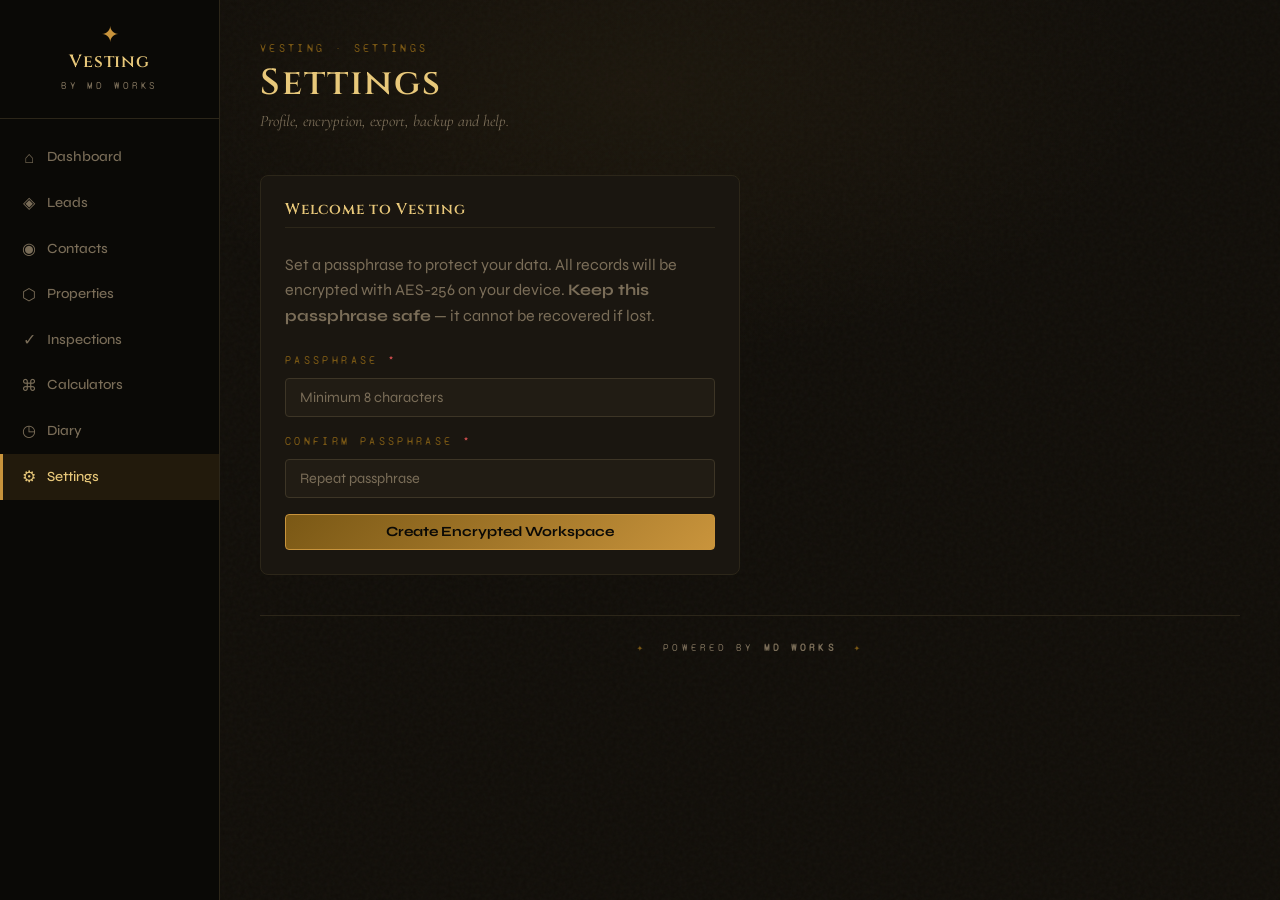
<file: index.html>
<!DOCTYPE html>
<html lang="en">
<head>
  <meta charset="UTF-8" />
  <meta name="viewport" content="width=device-width, initial-scale=1.0" />
  <meta name="theme-color" content="#c9943c" />
  <meta name="description" content="Vesting — Practice management for South African estate agents." />
  <title>Dashboard — Vesting</title>
  <link rel="manifest" href="manifest.json" />
  <link rel="stylesheet" href="css/style.css" />
</head>
<body>

<div class="app-shell">

  <!-- Sidebar / bottom nav (injected by app.js) -->
  <nav id="vesting-nav"></nav>

  <!-- Main content -->
  <main class="page-content">

    <!-- PWA install banner (shown by JS if available) -->
    <div id="install-banner" class="install-banner hidden">
      <p class="install-banner__text">
        <strong>Install Vesting</strong> — add to your home screen for offline access.
      </p>
      <div class="flex gap-sm">
        <button class="btn btn--gold btn--sm" id="btn-install">Install</button>
        <button class="btn btn--ghost btn--sm" id="btn-install-dismiss">Not now</button>
      </div>
    </div>

    <!-- Page header -->
    <header class="page-header">
      <p class="page-header__eyebrow">Vesting · Dashboard</p>
      <h1 class="page-header__title" id="greeting">Good morning</h1>
      <p class="page-header__subtitle" id="greeting-sub">
        Here's what needs your attention today.
      </p>
    </header>

    <!-- Stats row -->
    <div class="stats-grid" id="stats-grid">
      <div class="stat-card">
        <p class="stat-card__label">Total Leads</p>
        <p class="stat-card__value" id="stat-leads">—</p>
        <p class="stat-card__sub">in your pipeline</p>
      </div>
      <div class="stat-card">
        <p class="stat-card__label">Properties</p>
        <p class="stat-card__value" id="stat-properties">—</p>
        <p class="stat-card__sub">active listings</p>
      </div>
      <div class="stat-card">
        <p class="stat-card__label">Inspections</p>
        <p class="stat-card__value" id="stat-inspections">—</p>
        <p class="stat-card__sub">on record</p>
      </div>
      <div class="stat-card" id="stat-followups-card">
        <p class="stat-card__label">Follow-ups Today</p>
        <p class="stat-card__value" id="stat-followups">—</p>
        <p class="stat-card__sub" id="stat-overdue-sub"></p>
      </div>
    </div>

    <!-- Quick actions -->
    <div class="divider">✦</div>

    <div class="section-heading">
      <h2>Quick Actions</h2>
    </div>

    <div class="actions-grid">
      <a href="lead-form.html" class="action-card">
        <span class="action-card__icon">◈</span>
        <span class="action-card__label">New Lead</span>
      </a>
      <a href="property-form.html" class="action-card">
        <span class="action-card__icon">⬡</span>
        <span class="action-card__label">New Property</span>
      </a>
      <a href="inspection-form.html" class="action-card">
        <span class="action-card__icon">✓</span>
        <span class="action-card__label">New Inspection</span>
      </a>
      <a href="diary.html" class="action-card">
        <span class="action-card__icon">◷</span>
        <span class="action-card__label">Open Diary</span>
      </a>
      <a href="contacts.html" class="action-card">
        <span class="action-card__icon">◉</span>
        <span class="action-card__label">Contacts</span>
      </a>
      <a href="settings.html" class="action-card">
        <span class="action-card__icon">⚙</span>
        <span class="action-card__label">Settings</span>
      </a>
    </div>

    <!-- Follow-ups section -->
    <div class="divider">✦</div>

    <div id="followups-section">
      <div class="section-heading">
        <h2>Follow-ups</h2>
        <a href="leads.html" class="btn btn--ghost btn--sm">View all leads</a>
      </div>

      <!-- Overdue -->
      <div id="overdue-wrap" class="hidden">
        <p class="text-sm" style="color: var(--md-danger); margin-bottom: var(--spacing-sm);">
          <strong>Overdue</strong>
        </p>
        <div class="followup-list" id="overdue-list"></div>
      </div>

      <!-- Due today -->
      <div id="today-wrap" class="hidden mt-md">
        <p class="text-sm" style="color: var(--md-warning); margin-bottom: var(--spacing-sm);">
          <strong>Due today</strong>
        </p>
        <div class="followup-list" id="today-list"></div>
      </div>

      <!-- Empty -->
      <div id="followups-empty" class="hidden">
        <div class="empty-state" style="padding: var(--spacing-lg) 0;">
          <span class="empty-state__ornament">✦</span>
          <p class="empty-state__message">No follow-ups overdue or due today. You're on top of it.</p>
        </div>
      </div>
    </div>

    <!-- Recent leads -->
    <div class="divider">✦</div>

    <div class="section-heading">
      <h2>Recent Leads</h2>
      <a href="leads.html" class="btn btn--ghost btn--sm">View all</a>
    </div>

    <div id="recent-leads-wrap">
      <div class="table-wrap">
        <table id="recent-leads-table">
          <thead>
            <tr>
              <th>Name</th>
              <th>Phone</th>
              <th>Type</th>
              <th>Status</th>
              <th>Follow-up</th>
              <th>Actions</th>
            </tr>
          </thead>
          <tbody id="recent-leads-body">
            <!-- populated by JS -->
          </tbody>
        </table>
      </div>
      <div id="recent-leads-empty" class="hidden">
        <div class="empty-state" style="padding: var(--spacing-lg) 0;">
          <span class="empty-state__ornament">◈</span>
          <p class="empty-state__message">No leads yet.</p>
          <a href="lead-form.html" class="btn btn--gold">Add your first lead</a>
        </div>
      </div>
    </div>

    <!-- Recent properties -->
    <div class="divider">✦</div>

    <div class="section-heading">
      <h2>Recent Properties</h2>
      <a href="properties.html" class="btn btn--ghost btn--sm">View all</a>
    </div>

    <div id="recent-properties-wrap">
      <div class="property-grid" id="recent-properties-grid">
        <!-- populated by JS -->
      </div>
      <div id="recent-properties-empty" class="hidden">
        <div class="empty-state" style="padding: var(--spacing-lg) 0;">
          <span class="empty-state__ornament">⬡</span>
          <p class="empty-state__message">No properties yet.</p>
          <a href="property-form.html" class="btn btn--gold">Add your first property</a>
        </div>
      </div>
    </div>

    <!-- Footer -->
    <footer id="vesting-footer"></footer>

  </main>
</div>

<!-- Scripts — order matters -->
<script src="js/db.js"></script>
<script src="js/crypto.js"></script>
<script src="js/app.js"></script>
<script>
;(async () => {

  // ── Boot ──────────────────────────────────────────────────────────────────
  await App.init()

  // Check encryption — redirect to settings if not set up or locked
  const isSetUp = await Crypto.isSetUp()
  if (!isSetUp) {
    // First run — go to settings to set passphrase
    window.location.href = 'settings.html?setup=1'
    return
  }
  if (!Crypto.isUnlocked()) {
    window.location.href = 'settings.html?unlock=1'
    return
  }

  // ── Greeting ──────────────────────────────────────────────────────────────
  const agentName = await DB.getSetting('agentName')
  document.getElementById('greeting').textContent =
    App.timeGreeting(agentName || '')

  if (agentName) {
    // Store name in sessionStorage for WhatsApp messages
    sessionStorage.setItem('vesting_agent_name', agentName)
  }

  // ── Load all data ─────────────────────────────────────────────────────────
  const [allLeads, allProperties, allInspections] =
    await Promise.all([
      Crypto.getAllDecrypted('leads'),
      Crypto.getAllDecrypted('properties'),
      Crypto.getAllDecrypted('inspections')
    ])

  // ── Stats ─────────────────────────────────────────────────────────────────
  const today     = new Date()
  today.setHours(0, 0, 0, 0)

  const todayStr  = today.toISOString().split('T')[0]

  const overdue   = allLeads.filter(l => {
    if (!l.followUpDate) return false
    return new Date(l.followUpDate) < today
  })

  const dueToday  = allLeads.filter(l => {
    if (!l.followUpDate) return false
    const d = new Date(l.followUpDate)
    d.setHours(0, 0, 0, 0)
    return d.getTime() === today.getTime()
  })

  const activeProperties = allProperties.filter(p => p.status === 'active')

  document.getElementById('stat-leads').textContent       = allLeads.length
  document.getElementById('stat-properties').textContent  = activeProperties.length
  document.getElementById('stat-inspections').textContent = allInspections.length
  document.getElementById('stat-followups').textContent   = dueToday.length

  const overdueSubEl = document.getElementById('stat-overdue-sub')
  if (overdue.length > 0) {
    overdueSubEl.textContent = `${overdue.length} overdue`
    overdueSubEl.style.color = 'var(--md-danger)'
    document.getElementById('stat-followups-card').style.borderColor = 'var(--md-warning)'
  } else {
    overdueSubEl.textContent = 'all up to date'
  }

  // ── Follow-ups ────────────────────────────────────────────────────────────
  function renderFollowupItem (lead, cls) {
    const phone   = App.formatPhone(lead.phone || '')
    const dateStr = App.relativeTime(lead.followUpDate)

    return `
      <div class="followup-item followup-item--${cls}">
        <div>
          <p class="followup-item__name">${lead.name || '—'}</p>
          <p class="followup-item__date followup-item__date--${cls}">${dateStr}</p>
        </div>
        <div class="flex gap-sm">
          <a href="lead-form.html?id=${lead.id}" class="btn btn--ghost btn--sm">Edit</a>
          ${phone
            ? `<button class="btn btn--whatsapp btn--sm"
                 onclick="App.whatsappLead(${JSON.stringify(lead).replace(/"/g, '&quot;')})">
                 WhatsApp
               </button>`
            : ''}
        </div>
      </div>
    `
  }

  const overdueWrap = document.getElementById('overdue-wrap')
  const todayWrap   = document.getElementById('today-wrap')
  const emptyWrap   = document.getElementById('followups-empty')

  if (overdue.length > 0) {
    overdueWrap.classList.remove('hidden')
    document.getElementById('overdue-list').innerHTML =
      overdue.map(l => renderFollowupItem(l, 'overdue')).join('')
  }

  if (dueToday.length > 0) {
    todayWrap.classList.remove('hidden')
    document.getElementById('today-list').innerHTML =
      dueToday.map(l => renderFollowupItem(l, 'today')).join('')
  }

  if (overdue.length === 0 && dueToday.length === 0) {
    emptyWrap.classList.remove('hidden')
  }

  // ── Recent leads (last 5, newest first) ──────────────────────────────────
  const recentLeads = [...allLeads]
    .sort((a, b) => new Date(b.createdAt) - new Date(a.createdAt))
    .slice(0, 5)

  const leadsBody  = document.getElementById('recent-leads-body')
  const leadsEmpty = document.getElementById('recent-leads-empty')
  const leadsTable = document.getElementById('recent-leads-wrap').querySelector('.table-wrap')

  if (recentLeads.length === 0) {
    leadsTable.classList.add('hidden')
    leadsEmpty.classList.remove('hidden')
  } else {
    leadsBody.innerHTML = recentLeads.map(lead => `
      <tr>
        <td><strong>${lead.name || '—'}</strong></td>
        <td>${App.formatPhone(lead.phone || '') || '—'}</td>
        <td>${lead.propertyType || '—'}</td>
        <td>${App.statusBadge(lead.status || 'New Lead')}</td>
        <td class="${isOverdueClass(lead.followUpDate)}">
          ${App.relativeTime(lead.followUpDate)}
        </td>
        <td>
          <div class="td-actions">
            <a href="lead-form.html?id=${lead.id}" class="btn btn--ghost btn--sm">Edit</a>
            ${lead.phone
              ? `<button class="btn btn--whatsapp btn--sm"
                   onclick="App.whatsappLead(${JSON.stringify(lead).replace(/"/g, '&quot;')})">
                   WA
                 </button>`
              : ''}
          </div>
        </td>
      </tr>
    `).join('')
  }

  function isOverdueClass (dateStr) {
    if (!dateStr) return ''
    const d = new Date(dateStr)
    d.setHours(0, 0, 0, 0)
    if (d < today)               return 'followup-item__date--overdue'
    if (d.getTime() === today.getTime()) return 'followup-item__date--today'
    return ''
  }

  // ── Recent properties (last 3, newest first) ──────────────────────────────
  const recentProps  = [...allProperties]
    .sort((a, b) => new Date(b.createdAt) - new Date(a.createdAt))
    .slice(0, 3)

  const propsGrid  = document.getElementById('recent-properties-grid')
  const propsEmpty = document.getElementById('recent-properties-empty')

  function esc (str) {
    return String(str ?? '')
      .replace(/&/g,'&amp;').replace(/</g,'&lt;')
      .replace(/>/g,'&gt;').replace(/"/g,'&quot;')
  }

  if (recentProps.length === 0) {
    propsGrid.classList.add('hidden')
    propsEmpty.classList.remove('hidden')
  } else {
    propsGrid.innerHTML = recentProps.map(prop => `
      <div class="property-card">
        <div class="property-card__image ${prop.sourceUrl ? 'property-card__image--linked' : ''}"
             id="prop-img-wrap-${prop.id}"
             ${prop.sourceUrl ? 'title="Open the live listing in a new tab"' : ''}>
          ${prop.photoIds && prop.photoIds.length > 0
            ? `<img src="#" alt="${esc(prop.address)}" id="prop-img-${prop.id}" />`
            : `<span style="color:var(--md-muted);font-size:2rem;">⬡</span>`}
        </div>
        <div class="property-card__body">
          <p class="property-card__address">${esc(prop.address || '—')}${prop.suburb ? ', ' + esc(prop.suburb) : ''}</p>
          <p class="property-card__price">${esc(prop.price || '—')}</p>
          ${prop.sourceUrl
            ? `<a href="${esc(prop.sourceUrl)}" target="_blank" rel="noopener" class="property-card__view-listing">🔗 View Listing ↗</a>`
            : ''}
          <div class="property-card__meta">
            ${prop.bedrooms  ? `<span>🛏 ${esc(prop.bedrooms)}</span>`  : ''}
            ${prop.bathrooms ? `<span>🚿 ${esc(prop.bathrooms)}</span>` : ''}
            ${prop.garages   ? `<span>🚗 ${esc(prop.garages)}</span>`   : ''}
            ${prop.size      ? `<span>${esc(prop.size)} m²</span>`       : ''}
            ${prop.erfSize   ? `<span>Erf ${esc(prop.erfSize)} m²</span>` : ''}
          </div>
          ${App.statusBadge(prop.status || 'active')}
        </div>
        <div class="property-card__actions">
          <a href="property-form.html?id=${prop.id}" class="btn btn--ghost btn--sm">Edit</a>
          <a href="inspection-form.html?propertyId=${prop.id}" class="btn btn--ghost btn--sm">Inspect</a>
        </div>
      </div>
    `).join('')

    // Load first photo for each property that has one
    recentProps.forEach(async prop => {
      if (prop.photoIds && prop.photoIds.length > 0) {
        try {
          const photo = await DB.get('photos', prop.photoIds[0])
          if (photo) {
            const img = document.getElementById(`prop-img-${prop.id}`)
            if (img) img.src = `data:${photo.mimeType};base64,${photo.data}`
          }
        } catch { /* photo not critical */ }
      }
    })

    // Wire "click image to open live listing" — same behaviour as the
    // Properties page, attached via JS rather than an inline onclick
    // string so a URL containing a stray quote can't break out of it.
    recentProps.forEach(prop => {
      if (!prop.sourceUrl) return
      const wrap = document.getElementById(`prop-img-wrap-${prop.id}`)
      if (wrap) wrap.addEventListener('click', () => window.open(prop.sourceUrl, '_blank', 'noopener'))
    })
  }

  // ── PWA install prompt ────────────────────────────────────────────────────
  let deferredInstallPrompt = null

  window.addEventListener('beforeinstallprompt', e => {
    e.preventDefault()
    deferredInstallPrompt = e
    document.getElementById('install-banner').classList.remove('hidden')
  })

  document.getElementById('btn-install').addEventListener('click', async () => {
    if (!deferredInstallPrompt) return
    deferredInstallPrompt.prompt()
    const { outcome } = await deferredInstallPrompt.userChoice
    deferredInstallPrompt = null
    document.getElementById('install-banner').classList.add('hidden')
    if (outcome === 'accepted') {
      App.toast('Vesting installed to your home screen.', 'success')
    }
  })

  document.getElementById('btn-install-dismiss').addEventListener('click', () => {
    document.getElementById('install-banner').classList.add('hidden')
  })

})()
</script>

</body>
</html>
</file>
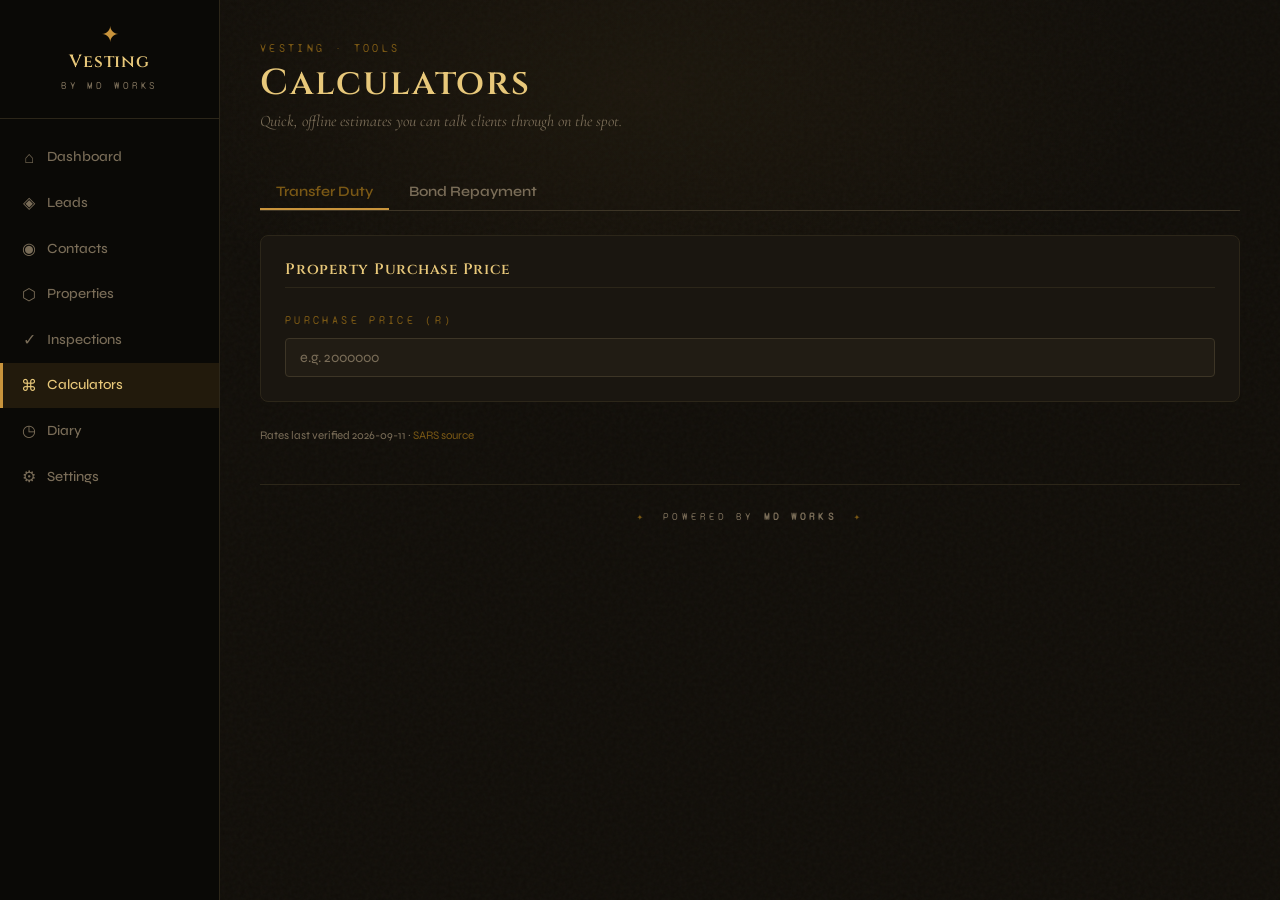
<file: calculator.html>
<!DOCTYPE html>
<html lang="en">
<head>
  <meta charset="UTF-8" />
  <meta name="viewport" content="width=device-width, initial-scale=1.0" />
  <meta name="theme-color" content="#c9943c" />
  <title>Calculators — Vesting</title>
  <link rel="manifest" href="manifest.json" />
  <link rel="stylesheet" href="css/style.css" />
  <style>
    .calc-tabs {
      display: flex;
      gap: var(--spacing-xs);
      margin-bottom: var(--spacing-lg);
      border-bottom: 1px solid var(--md-border-lt);
    }
    .calc-tab {
      padding: var(--spacing-sm) var(--spacing-md);
      background: transparent;
      border: none;
      border-bottom: 2px solid transparent;
      color: var(--md-muted);
      font-family: inherit;
      font-size: .9rem;
      font-weight: 600;
      cursor: pointer;
    }
    .calc-tab--active { color: var(--md-gold-dk); border-bottom-color: var(--md-gold); }

    .calc-panel { display: none; }
    .calc-panel--active { display: block; }

    .calc-result {
      margin-top: var(--spacing-lg);
    }
    .calc-result__headline {
      text-align: center;
      padding: var(--spacing-lg);
      background: linear-gradient(135deg, rgba(201,148,60,.12), rgba(201,148,60,.03));
      border: 1px solid var(--md-border-lt);
      border-radius: var(--md-radius);
      margin-bottom: var(--spacing-md);
    }
    .calc-result__headline-label {
      font-size: .78rem;
      text-transform: uppercase;
      letter-spacing: .06em;
      color: var(--md-muted);
      margin-bottom: var(--spacing-xs);
    }
    .calc-result__headline-value {
      font-size: 2.1rem;
      font-weight: 700;
      color: var(--md-gold-dk);
    }
    .calc-breakdown {
      display: grid;
      gap: 1px;
      background: var(--md-border-lt);
      border: 1px solid var(--md-border-lt);
      border-radius: var(--md-radius);
      overflow: hidden;
    }
    .calc-breakdown__row {
      display: flex;
      justify-content: space-between;
      padding: var(--spacing-sm) var(--spacing-md);
      background: var(--md-surface);
      font-size: .85rem;
    }
    .calc-breakdown__row--total {
      font-weight: 700;
      background: rgba(201,148,60,.06);
    }
    .calc-breakdown__label { color: var(--md-muted); }
    .calc-breakdown__value { font-weight: 600; }

    .calc-note {
      font-size: .78rem;
      color: var(--md-muted);
      margin-top: var(--spacing-md);
      line-height: 1.5;
    }

    .calc-staleness-warning {
      display: none;
      align-items: flex-start;
      gap: var(--spacing-sm);
      padding: var(--spacing-sm) var(--spacing-md);
      background: rgba(201,76,76,.1);
      border: 1px solid rgba(201,76,76,.35);
      border-radius: var(--md-radius);
      color: var(--md-danger);
      font-size: .82rem;
      margin-bottom: var(--spacing-md);
    }
    .calc-staleness-warning--visible { display: flex; }

    .calc-rates-meta {
      font-size: .72rem;
      color: var(--md-muted);
      margin-top: var(--spacing-sm);
    }
    .calc-rates-meta a { color: var(--md-gold-dk); }

    .calc-share-btn { margin-top: var(--spacing-md); }
  </style>
</head>
<body>

<div class="app-shell">

  <nav id="vesting-nav"></nav>

  <main class="page-content">

    <header class="page-header">
      <p class="page-header__eyebrow">Vesting · Tools</p>
      <h1 class="page-header__title">Calculators</h1>
      <p class="page-header__subtitle">Quick, offline estimates you can talk clients through on the spot.</p>
    </header>

    <div class="calc-tabs">
      <button type="button" class="calc-tab calc-tab--active" data-tab="transfer-duty">Transfer Duty</button>
      <button type="button" class="calc-tab" data-tab="bond">Bond Repayment</button>
    </div>

    <!-- ══════════════════ Transfer Duty ══════════════════ -->
    <section class="calc-panel calc-panel--active" id="panel-transfer-duty">
      <div class="calc-staleness-warning" id="td-staleness-warning">
        <span>⚠️</span>
        <span>
          These transfer duty rates haven't been checked against SARS in over a year —
          they may be out of date. Verify at
          <a href="https://www.sars.gov.za/tax-rates/transfer-duty/" target="_blank" rel="noopener">sars.gov.za</a>
          and update <code>js/tax-rates.js</code> if they've changed.
        </span>
      </div>

      <div class="form-section">
        <h3 class="form-section__title">Property Purchase Price</h3>
        <div class="form-grid">
          <div class="form-group form-group--full">
            <label for="td-price">Purchase Price (R)</label>
            <input type="number" id="td-price" min="0" step="10000" placeholder="e.g. 2000000" inputmode="numeric" />
          </div>
        </div>
      </div>

      <div class="calc-result" id="td-result" style="display:none;">
        <div class="calc-result__headline">
          <div class="calc-result__headline-label">Transfer Duty Payable</div>
          <div class="calc-result__headline-value" id="td-total">R0</div>
        </div>
        <div class="calc-breakdown" id="td-breakdown"></div>
        <p class="calc-note">
          Based on SARS 2025/26 transfer duty brackets for natural persons (effective 1 April 2025).
          Transfer duty is paid by the buyer to SARS via the transferring attorney, separately from
          conveyancing and Deeds Office fees. Companies, CCs and trusts are taxed under the same table.
          If the seller is a VAT-registered vendor, VAT applies instead of transfer duty. Always confirm
          the current brackets on sars.gov.za, as rates are reviewed annually.
        </p>
        <button type="button" class="btn btn--whatsapp calc-share-btn" id="td-share-btn">
          Share via WhatsApp
        </button>
      </div>
      <p class="calc-rates-meta" id="td-rates-meta"></p>
    </section>

    <!-- ══════════════════ Bond Repayment ══════════════════ -->
    <section class="calc-panel" id="panel-bond">
      <div class="form-section">
        <h3 class="form-section__title">Loan Details</h3>
        <div class="form-grid">
          <div class="form-group">
            <label for="bd-amount">Loan Amount (R)</label>
            <input type="number" id="bd-amount" min="0" step="10000" placeholder="e.g. 1800000" inputmode="numeric" />
          </div>
          <div class="form-group">
            <label for="bd-rate">Interest Rate (% per year)</label>
            <input type="number" id="bd-rate" min="0" max="30" step="0.05" inputmode="decimal" />
          </div>
          <div class="form-group">
            <label for="bd-term">Loan Term (years)</label>
            <select id="bd-term">
              <option value="20">20 years</option>
              <option value="25" selected>25 years</option>
              <option value="30">30 years</option>
            </select>
          </div>
          <div class="form-group">
            <label for="bd-deposit">Deposit (R, optional)</label>
            <input type="number" id="bd-deposit" min="0" step="10000" placeholder="e.g. 200000" inputmode="numeric" />
          </div>
        </div>
        <p class="calc-note">
          Edit the rate to match the client's actual quoted rate — a bank's rate to an individual is
          usually the prime lending rate plus or minus a margin based on their risk profile, and prime
          itself changes after SARB Monetary Policy Committee meetings.
        </p>
        <p class="calc-rates-meta" id="bd-rates-meta"></p>
      </div>

      <div class="calc-result" id="bd-result" style="display:none;">
        <div class="calc-result__headline">
          <div class="calc-result__headline-label">Estimated Monthly Repayment</div>
          <div class="calc-result__headline-value" id="bd-monthly">R0</div>
        </div>
        <div class="calc-breakdown" id="bd-breakdown"></div>
        <p class="calc-note">
          Estimate only — excludes bond registration fees, initiation fees, and any life/homeowner's
          insurance the bank requires as a condition of the loan. Confirm final figures with the client's
          bank or bond originator.
        </p>
        <button type="button" class="btn btn--whatsapp calc-share-btn" id="bd-share-btn">
          Share via WhatsApp
        </button>
      </div>
    </section>

    <footer id="vesting-footer"></footer>

  </main>
</div>

<script src="js/db.js"></script>
<script src="js/crypto.js"></script>
<script src="js/app.js"></script>
<script src="js/tax-rates.js"></script>
<script>
;(async () => {

  await App.init()

  // ── Rates metadata: staleness check + visible "last verified" note ───────
  // If nobody has confirmed these rates against SARS/SARB in over a year,
  // warn rather than silently calculating with numbers that may be stale.
  function daysSince (isoDate) {
    return (Date.now() - new Date(isoDate).getTime()) / (1000 * 60 * 60 * 24)
  }

  function renderRatesMeta () {
    const td = TaxRates.transferDuty
    document.getElementById('td-rates-meta').innerHTML =
      `Rates last verified ${td.lastVerified} · <a href="${td.sourceUrl}" target="_blank" rel="noopener">SARS source</a>`
    if (daysSince(td.lastVerified) > 365) {
      document.getElementById('td-staleness-warning').classList.add('calc-staleness-warning--visible')
    }

    const prime = TaxRates.primeLendingRate
    document.getElementById('bd-rates-meta').innerHTML =
      `Default rate last verified ${prime.lastVerified} · <a href="${prime.sourceUrl}" target="_blank" rel="noopener">SARB source</a>`
  }
  renderRatesMeta()

  // Seed the bond calculator's default rate from tax-rates.js rather than
  // a value hardcoded in this page.
  document.getElementById('bd-rate').value = TaxRates.primeLendingRate.ratePct.toFixed(2)

  // ── Tabs ────────────────────────────────────────────────────────────────
  document.querySelectorAll('.calc-tab').forEach(tab => {
    tab.addEventListener('click', () => {
      document.querySelectorAll('.calc-tab').forEach(t => t.classList.remove('calc-tab--active'))
      document.querySelectorAll('.calc-panel').forEach(p => p.classList.remove('calc-panel--active'))
      tab.classList.add('calc-tab--active')
      document.getElementById(`panel-${tab.dataset.tab}`).classList.add('calc-panel--active')
    })
  })

  // ── Formatting helpers ─────────────────────────────────────────────────
  function rands (n) {
    return 'R' + Math.round(n).toLocaleString('en-ZA')
  }

  // ── Transfer Duty (SARS brackets, natural persons) ────────────────────
  // Rates come from js/tax-rates.js, not hardcoded here — see that file
  // for how to update them when SARS changes the brackets.
  const TRANSFER_DUTY_BRACKETS = TaxRates.transferDuty.brackets

  function calcTransferDuty (price) {
    let duty = 0
    const rows = []

    for (let i = 0; i < TRANSFER_DUTY_BRACKETS.length; i++) {
      const { floor, rate } = TRANSFER_DUTY_BRACKETS[i]
      const nextFloor = TRANSFER_DUTY_BRACKETS[i + 1] ? TRANSFER_DUTY_BRACKETS[i + 1].floor : Infinity
      if (price <= floor) break

      const taxableInBracket = Math.min(price, nextFloor) - floor
      const dutyInBracket     = taxableInBracket * rate

      if (dutyInBracket > 0) {
        rows.push({
          label: rate === 0
            ? `R0 – ${rands(nextFloor === Infinity ? price : nextFloor)} @ 0%`
            : `${rands(floor)} – ${rands(nextFloor === Infinity ? price : nextFloor)} @ ${(rate * 100).toFixed(0)}%`,
          value: dutyInBracket
        })
      }
      duty += dutyInBracket
    }

    return { duty, rows }
  }

  function renderTransferDuty () {
    const price = parseFloat(document.getElementById('td-price').value) || 0
    const resultEl = document.getElementById('td-result')

    if (price <= 0) { resultEl.style.display = 'none'; return }

    const { duty, rows } = calcTransferDuty(price)

    document.getElementById('td-total').textContent = rands(duty)
    document.getElementById('td-breakdown').innerHTML = rows.length
      ? rows.map(r => `
          <div class="calc-breakdown__row">
            <span class="calc-breakdown__label">${r.label}</span>
            <span class="calc-breakdown__value">${rands(r.value)}</span>
          </div>`).join('') + `
          <div class="calc-breakdown__row calc-breakdown__row--total">
            <span>Total Transfer Duty</span>
            <span>${rands(duty)}</span>
          </div>`
      : `<div class="calc-breakdown__row">
           <span class="calc-breakdown__label">No transfer duty payable — price is below the R1,210,000 threshold</span>
         </div>`

    resultEl.style.display = ''
  }

  document.getElementById('td-price').addEventListener('input', renderTransferDuty)

  document.getElementById('td-share-btn').addEventListener('click', () => {
    const price = parseFloat(document.getElementById('td-price').value) || 0
    if (price <= 0) { App.toast('Enter a purchase price first.', 'warning'); return }
    const { duty } = calcTransferDuty(price)
    const agentName = sessionStorage.getItem('vesting_agent_name') || ''
    const message =
      `Hi! Here's the transfer duty estimate for a property at ${rands(price)}:\n\n` +
      `Transfer Duty: ${rands(duty)}\n\n` +
      `This is based on current SARS rates and excludes conveyancing/attorney fees. ` +
      `Let me know if you'd like the full cost breakdown.` +
      (agentName ? `\n\n${agentName}` : '')
    App.whatsapp('', message)
  })

  // ── Bond repayment ───────────────────────────────────────────────────
  function calcBondRepayment (principal, annualRatePct, years) {
    const monthlyRate = (annualRatePct / 100) / 12
    const n            = years * 12
    if (monthlyRate === 0) return principal / n
    const monthly = principal * (monthlyRate * Math.pow(1 + monthlyRate, n)) / (Math.pow(1 + monthlyRate, n) - 1)
    return monthly
  }

  function renderBond () {
    const amountRaw  = parseFloat(document.getElementById('bd-amount').value) || 0
    const deposit    = parseFloat(document.getElementById('bd-deposit').value) || 0
    const rate       = parseFloat(document.getElementById('bd-rate').value) || 0
    const years      = parseInt(document.getElementById('bd-term').value, 10)
    const principal  = Math.max(amountRaw - deposit, 0)
    const resultEl   = document.getElementById('bd-result')

    if (principal <= 0) { resultEl.style.display = 'none'; return }

    const monthly     = calcBondRepayment(principal, rate, years)
    const totalPaid    = monthly * years * 12
    const totalInterest = totalPaid - principal

    document.getElementById('bd-monthly').textContent = rands(monthly)
    document.getElementById('bd-breakdown').innerHTML = `
      <div class="calc-breakdown__row">
        <span class="calc-breakdown__label">Loan Amount (after deposit)</span>
        <span class="calc-breakdown__value">${rands(principal)}</span>
      </div>
      <div class="calc-breakdown__row">
        <span class="calc-breakdown__label">Interest Rate</span>
        <span class="calc-breakdown__value">${rate.toFixed(2)}% p.a.</span>
      </div>
      <div class="calc-breakdown__row">
        <span class="calc-breakdown__label">Term</span>
        <span class="calc-breakdown__value">${years} years</span>
      </div>
      <div class="calc-breakdown__row">
        <span class="calc-breakdown__label">Total Interest Over Term</span>
        <span class="calc-breakdown__value">${rands(totalInterest)}</span>
      </div>
      <div class="calc-breakdown__row calc-breakdown__row--total">
        <span>Total Repaid</span>
        <span>${rands(totalPaid)}</span>
      </div>
    `
    resultEl.style.display = ''
  }

  ;['bd-amount', 'bd-rate', 'bd-term', 'bd-deposit'].forEach(id => {
    document.getElementById(id).addEventListener('input', renderBond)
    document.getElementById(id).addEventListener('change', renderBond)
  })
  renderBond() // show an initial estimate using the default rate if amount is pre-filled

  document.getElementById('bd-share-btn').addEventListener('click', () => {
    const amountRaw = parseFloat(document.getElementById('bd-amount').value) || 0
    const deposit   = parseFloat(document.getElementById('bd-deposit').value) || 0
    const rate      = parseFloat(document.getElementById('bd-rate').value) || 0
    const years     = parseInt(document.getElementById('bd-term').value, 10)
    const principal = Math.max(amountRaw - deposit, 0)
    if (principal <= 0) { App.toast('Enter a loan amount first.', 'warning'); return }
    const monthly = calcBondRepayment(principal, rate, years)
    const agentName = sessionStorage.getItem('vesting_agent_name') || ''
    const message =
      `Hi! Here's a bond repayment estimate:\n\n` +
      `Loan amount: ${rands(principal)}\n` +
      `Rate: ${rate.toFixed(2)}% over ${years} years\n` +
      `Estimated monthly repayment: ${rands(monthly)}\n\n` +
      `This excludes bond registration and initiation fees — happy to help you get a formal quote from a bank or bond originator.` +
      (agentName ? `\n\n${agentName}` : '')
    App.whatsapp('', message)
  })

})()
</script>

</body>
</html>
</file>
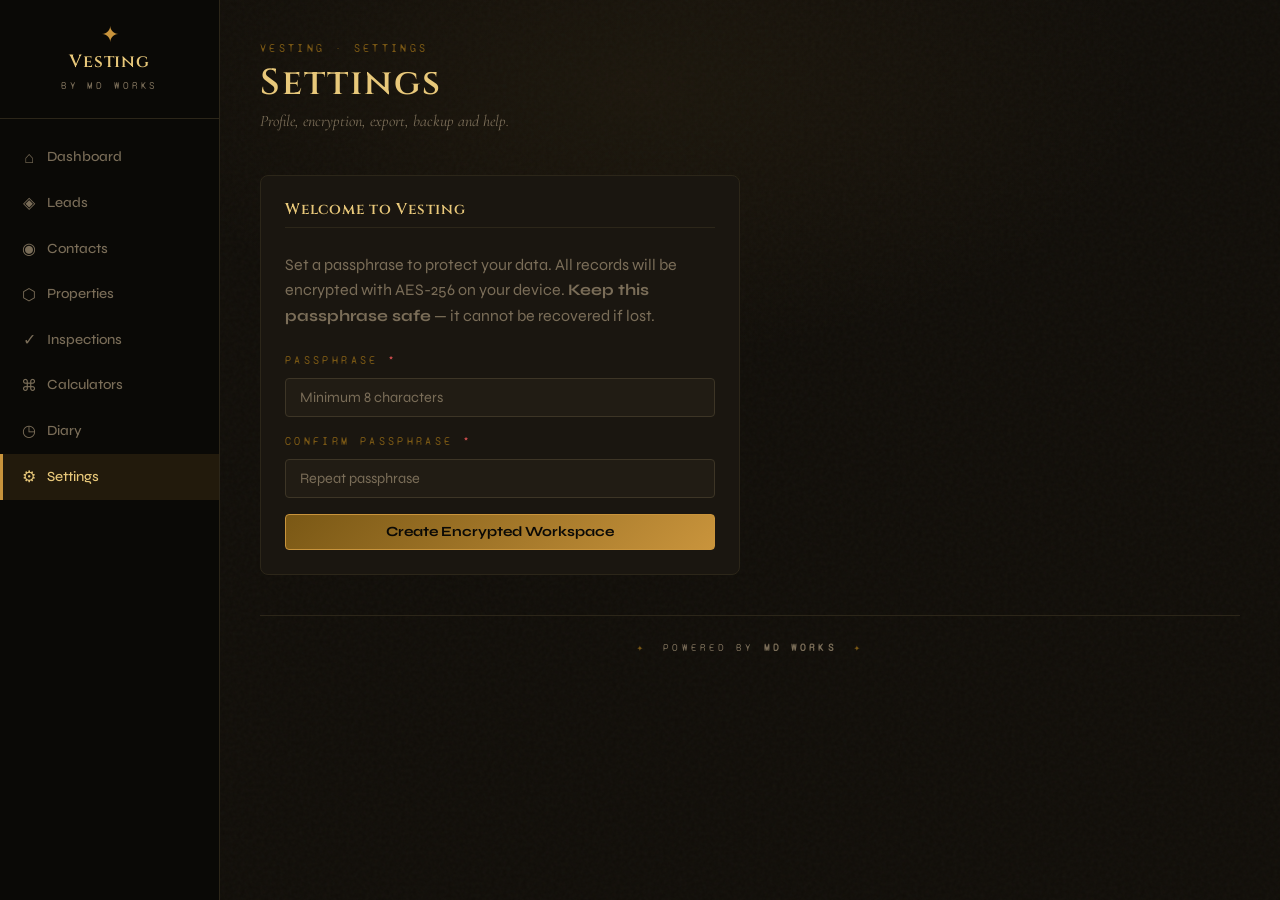
<file: contact-form.html>
<!DOCTYPE html>
<html lang="en">
<head>
  <meta charset="UTF-8" />
  <meta name="viewport" content="width=device-width, initial-scale=1.0" />
  <meta name="theme-color" content="#c9943c" />
  <title>Contact — Vesting</title>
  <link rel="manifest" href="manifest.json" />
  <link rel="stylesheet" href="css/style.css" />
</head>
<body>

<div class="app-shell">

  <nav id="vesting-nav"></nav>

  <main class="page-content">

    <header class="page-header">
      <p class="page-header__eyebrow">Vesting · Contacts</p>
      <h1 class="page-header__title" id="page-title">New Contact</h1>
      <p class="page-header__subtitle" id="page-subtitle">Add a professional to your network.</p>
      <div class="page-header__actions">
        <a href="contacts.html" class="btn btn--ghost">← Back to Contacts</a>
      </div>
    </header>

    <form id="contact-form" novalidate>

      <!-- ── Contact Details ───────────────────────────────────────────── -->
      <div class="form-section">
        <h3 class="form-section__title">Contact Details</h3>
        <div class="form-grid">

          <div class="form-group">
            <label for="name">Full Name <span style="color:var(--md-danger)">*</span></label>
            <input type="text" id="name" name="name" placeholder="Jane Smith" autocomplete="name" />
          </div>

          <div class="form-group">
            <label for="phone">Phone Number</label>
            <input type="tel" id="phone" name="phone" placeholder="+27 82 765 4321" autocomplete="tel" />
          </div>

          <div class="form-group">
            <label for="email">Email Address</label>
            <input type="email" id="email" name="email" placeholder="jane@smithattorneys.co.za" autocomplete="email" />
          </div>

          <div class="form-group">
            <label for="company">Company / Practice</label>
            <input type="text" id="company" name="company" placeholder="Smith Attorneys" autocomplete="organization" />
          </div>

          <div class="form-group">
            <label for="category">Category</label>
            <select id="category" name="category">
              <option value="">Select…</option>
              <option value="attorney">Attorney</option>
              <option value="contractor">Contractor</option>
              <option value="colleague">Colleague</option>
              <option value="developer">Developer</option>
              <option value="bank">Bank</option>
              <option value="other">Other</option>
            </select>
          </div>

          <div class="form-group">
            <label for="birthDate">Date of Birth</label>
            <input type="date" id="birthDate" name="birthDate" />
          </div>

        </div>
      </div>

      <!-- ── Relationship & History ────────────────────────────────────── -->
      <div class="form-section">
        <h3 class="form-section__title">Relationship &amp; History</h3>
        <div class="form-grid">

          <div class="form-group form-group--full">
            <label for="relationship">Relationship Description</label>
            <input
              type="text"
              id="relationship"
              name="relationship"
              placeholder="e.g. Go-to bond attorney for Umhlanga transfers, always responsive"
            />
          </div>

          <div class="form-group">
            <label for="lastContact">Last Contacted</label>
            <input type="date" id="lastContact" name="lastContact" />
          </div>

          <div class="form-group form-group--full">
            <label for="notes">Notes</label>
            <textarea
              id="notes"
              name="notes"
              rows="4"
              placeholder="Specialises in bond registrations, Durban North area. Call before 15:00…"
            ></textarea>
          </div>

        </div>
      </div>

      <!-- ── Actions ───────────────────────────────────────────────────── -->
      <div class="flex gap-sm" style="flex-wrap:wrap;">
        <button type="submit" class="btn btn--gold btn--lg" id="btn-save">Save Contact</button>
        <a href="contacts.html" class="btn btn--ghost btn--lg">Cancel</a>
        <button
          type="button"
          class="btn btn--danger btn--lg"
          id="btn-delete"
          style="display:none; margin-left:auto;">
          Delete Contact
        </button>
      </div>

    </form>

    <!-- Quick actions (edit mode only) -->
    <div id="quick-actions" class="hidden mt-lg">
      <div class="divider">✦</div>
      <div class="flex gap-sm" style="flex-wrap:wrap;">
        <button class="btn btn--ghost" id="btn-call" style="display:none;">📞 Call</button>
        <button class="btn btn--whatsapp" id="btn-wa" style="display:none;">WhatsApp</button>
      </div>
    </div>

    <footer id="vesting-footer"></footer>

  </main>
</div>

<script src="js/db.js"></script>
<script src="js/crypto.js"></script>
<script src="js/app.js"></script>
<script>
;(async () => {

  await App.init()
  const ready = await App.requireUnlock()
  if (!ready) return

  const params   = new URLSearchParams(window.location.search)
  const editId   = params.get('id')
  const isEdit   = !!editId
  let   existing = null

  // ── Edit mode ─────────────────────────────────────────────────────────────
  if (isEdit) {
    document.getElementById('page-title').textContent    = 'Edit Contact'
    document.getElementById('page-subtitle').textContent = 'Update contact details.'
    document.getElementById('btn-save').textContent      = 'Update Contact'
    document.getElementById('btn-delete').style.display  = 'inline-flex'
    document.getElementById('quick-actions').classList.remove('hidden')

    try {
      existing = await Crypto.getDecrypted('contacts', editId)
      if (!existing) {
        App.toast('Contact not found.', 'danger')
        setTimeout(() => { window.location.href = 'contacts.html' }, 1500)
        return
      }
      populateForm(existing)
      setupQuickActions(existing)
    } catch (err) {
      console.error(err)
      App.toast('Could not load contact.', 'danger')
    }
  }

  // ── Populate ──────────────────────────────────────────────────────────────
  function populateForm (c) {
    const fields = ['name','phone','email','company','category','relationship','birthDate','lastContact','notes']
    fields.forEach(f => {
      const el = document.getElementById(f)
      if (el && c[f] !== undefined && c[f] !== null) el.value = c[f]
    })
  }

  // ── Quick actions (call / WA) ─────────────────────────────────────────────
  function setupQuickActions (c) {
    const phone = App.formatPhone(c.phone || '')
    if (phone) {
      const btnCall = document.getElementById('btn-call')
      const btnWa   = document.getElementById('btn-wa')

      btnCall.style.display = 'inline-flex'
      btnWa.style.display   = 'inline-flex'

      btnCall.addEventListener('click', () => {
        window.location.href = `tel:${phone.replace(/\s/g,'')}`
      })
      btnWa.addEventListener('click', () => App.whatsapp(phone))
    }
  }

  // ── Live validation ───────────────────────────────────────────────────────
  App.form.liveValidate('name')
  App.form.liveValidate('phone')
  App.form.liveValidate('email')

  // ── Validation ────────────────────────────────────────────────────────────
  function validateForm () {
    const errors = []
    App.form.clearAll('contact-form')

    const name  = document.getElementById('name').value.trim()
    const phone = document.getElementById('phone').value.trim()
    const email = document.getElementById('email').value.trim()

    if (!App.validate.required(name)) {
      App.form.error('name', 'Full name is required.')
      errors.push('Full name is required.')
    }

    if (phone && !App.validate.phone(phone)) {
      App.form.error('phone', 'Enter a valid South African number (e.g. 082 765 4321).')
      errors.push('Phone number must be a valid SA number.')
    }

    if (email && !App.validate.email(email)) {
      App.form.error('email', 'Enter a valid email address.')
      errors.push('Email address is not valid.')
    }

    if (errors.length > 0) App.form.showBanner('contact-form', errors)
    return errors.length === 0
  }

  // ── Collect ───────────────────────────────────────────────────────────────
  function collectFormData () {
    const now = new Date().toISOString()
    return {
      name:         document.getElementById('name').value.trim(),
      phone:        document.getElementById('phone').value.trim(),
      email:        document.getElementById('email').value.trim(),
      company:      document.getElementById('company').value.trim(),
      category:     document.getElementById('category').value,
      relationship: document.getElementById('relationship').value.trim(),
      birthDate:    document.getElementById('birthDate').value || null,
      lastContact:  document.getElementById('lastContact').value || null,
      notes:        document.getElementById('notes').value.trim(),
      updatedAt:    now
    }
  }

  // ── Save ──────────────────────────────────────────────────────────────────
  document.getElementById('contact-form').addEventListener('submit', async e => {
    e.preventDefault()
    if (!validateForm()) return

    const btn = document.getElementById('btn-save')
    btn.disabled    = true
    btn.textContent = 'Saving…'

    try {
      const data = collectFormData()
      if (isEdit) {
        data.id        = editId
        data.createdAt = existing.createdAt
        await Crypto.putEncrypted('contacts', data)
        App.toast('Contact updated.', 'success')
      } else {
        data.id        = App.uuid()
        data.createdAt = new Date().toISOString()
        await Crypto.putEncrypted('contacts', data)
        App.toast('Contact saved.', 'success')
      }
      setTimeout(() => { window.location.href = 'contacts.html' }, 800)
    } catch (err) {
      console.error(err)
      App.toast('Could not save contact. Please try again.', 'danger')
      btn.disabled    = false
      btn.textContent = isEdit ? 'Update Contact' : 'Save Contact'
    }
  })

  // ── Delete ────────────────────────────────────────────────────────────────
  document.getElementById('btn-delete').addEventListener('click', async () => {
    const name      = document.getElementById('name').value.trim() || 'this contact'
    const confirmed = await App.confirm(
      `Delete <strong>${name}</strong>? This cannot be undone.`,
      'Delete', 'danger'
    )
    if (!confirmed) return
    try {
      await DB.delete('contacts', editId)
      App.toast(`${name} deleted.`, 'success')
      setTimeout(() => { window.location.href = 'contacts.html' }, 800)
    } catch {
      App.toast('Could not delete contact.', 'danger')
    }
  })

})()
</script>

</body>
</html>
</file>
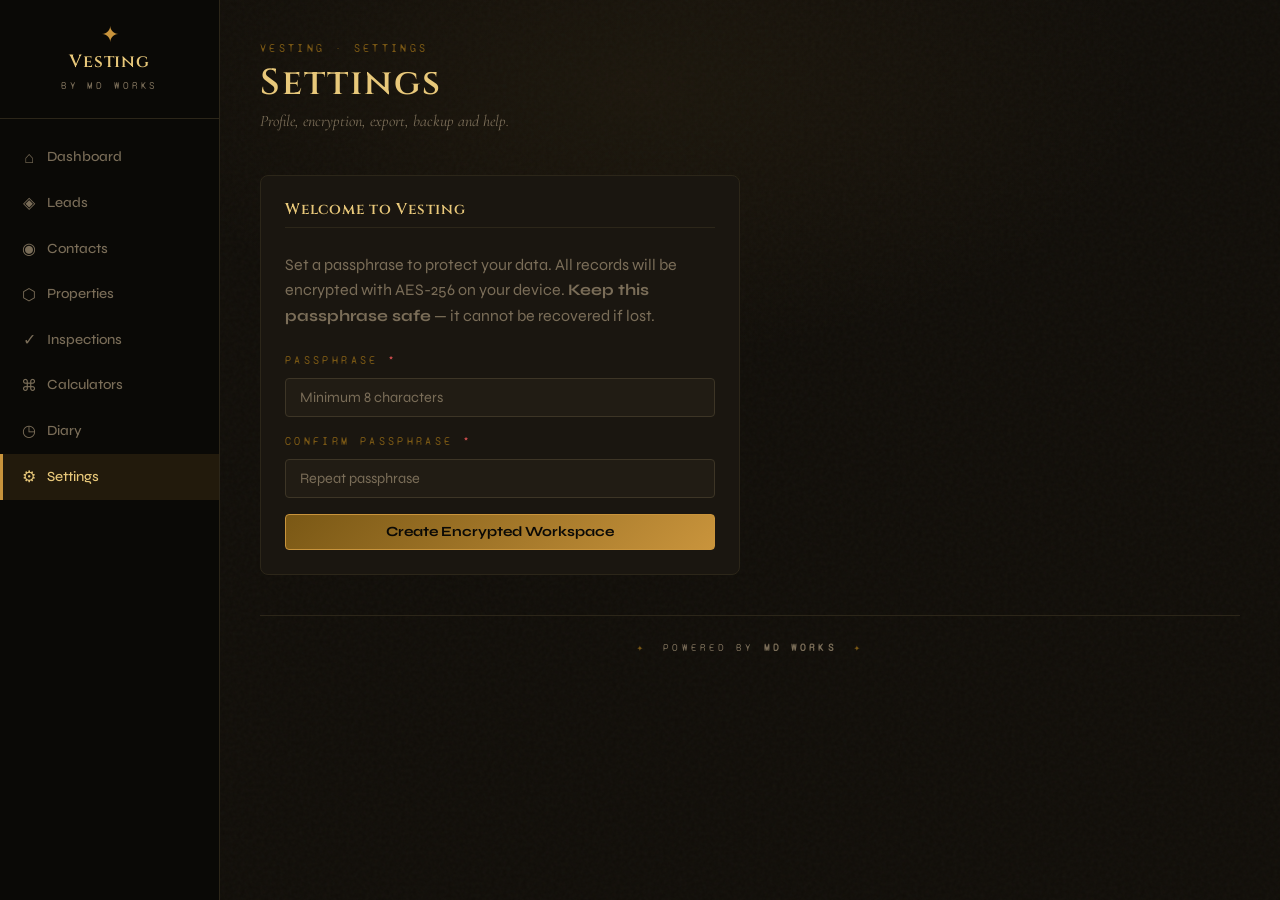
<file: contacts.html>
<!DOCTYPE html>
<html lang="en">
<head>
  <meta charset="UTF-8" />
  <meta name="viewport" content="width=device-width, initial-scale=1.0" />
  <meta name="theme-color" content="#c9943c" />
  <title>Contacts — Vesting</title>
  <link rel="manifest" href="manifest.json" />
  <link rel="stylesheet" href="css/style.css" />
</head>
<body>

<div class="app-shell">

  <nav id="vesting-nav"></nav>

  <main class="page-content">

    <header class="page-header">
      <p class="page-header__eyebrow">Vesting · Contacts</p>
      <h1 class="page-header__title">Contacts</h1>
      <p class="page-header__subtitle">Attorneys, contractors, colleagues and other professionals.</p>
      <div class="page-header__actions">
        <a href="contact-form.html" class="btn btn--gold">+ New Contact</a>
      </div>
    </header>

    <!-- Filter bar -->
    <div class="filter-bar">
      <input
        type="search"
        id="search-input"
        class="search-input"
        placeholder="Search name, company or phone…"
        autocomplete="off"
      />
      <select id="filter-category">
        <option value="">All Categories</option>
        <option value="attorney">Attorney</option>
        <option value="contractor">Contractor</option>
        <option value="colleague">Colleague</option>
        <option value="developer">Developer</option>
        <option value="bank">Bank</option>
        <option value="other">Other</option>
      </select>
      <button class="btn btn--ghost btn--sm" id="btn-clear-filters">Clear</button>
    </div>

    <!-- Count -->
    <p class="text-sm text-muted mb-md" id="contact-count"></p>

    <!-- Table -->
    <div class="table-wrap" id="contacts-table-wrap">
      <table>
        <thead>
          <tr>
            <th>Name</th>
            <th>Company</th>
            <th>Category</th>
            <th>Phone</th>
            <th>Last Contact</th>
            <th>Actions</th>
          </tr>
        </thead>
        <tbody id="contacts-tbody"></tbody>
      </table>
    </div>

    <!-- Empty state -->
    <div id="contacts-empty" class="hidden">
      <div class="empty-state">
        <span class="empty-state__ornament">◉</span>
        <p class="empty-state__message">No contacts yet. Add attorneys, contractors and colleagues you work with.</p>
        <a href="contact-form.html" class="btn btn--gold">Add First Contact</a>
      </div>
    </div>

    <!-- No results -->
    <div id="contacts-no-results" class="hidden">
      <div class="empty-state">
        <span class="empty-state__ornament">◉</span>
        <p class="empty-state__message">No contacts match your search.</p>
        <button class="btn btn--ghost" id="btn-clear-filters-2">Clear filters</button>
      </div>
    </div>

    <footer id="vesting-footer"></footer>

  </main>
</div>

<script src="js/db.js"></script>
<script src="js/crypto.js"></script>
<script src="js/app.js"></script>
<script>
;(async () => {

  await App.init()
  const ready = await App.requireUnlock()
  if (!ready) return

  let allContacts = []
  let filtered    = []

  // ── Load ──────────────────────────────────────────────────────────────────
  async function loadContacts () {
    allContacts = await Crypto.getAllDecrypted('contacts')
    allContacts.sort((a, b) => (a.name || '').localeCompare(b.name || ''))
    applyFilters()
  }

  // ── Filter ────────────────────────────────────────────────────────────────
  function applyFilters () {
    const q        = document.getElementById('search-input').value.trim().toLowerCase()
    const category = document.getElementById('filter-category').value

    filtered = allContacts.filter(c => {
      if (category && c.category !== category) return false
      if (q) {
        const hay = [c.name || '', c.company || '', c.phone || ''].join(' ').toLowerCase()
        if (!hay.includes(q)) return false
      }
      return true
    })

    renderTable()
  }

  // ── Render ────────────────────────────────────────────────────────────────
  function renderTable () {
    const tbody     = document.getElementById('contacts-tbody')
    const tableWrap = document.getElementById('contacts-table-wrap')
    const emptyEl   = document.getElementById('contacts-empty')
    const noResults = document.getElementById('contacts-no-results')
    const countEl   = document.getElementById('contact-count')

    tableWrap.classList.add('hidden')
    emptyEl.classList.add('hidden')
    noResults.classList.add('hidden')

    if (allContacts.length === 0) {
      emptyEl.classList.remove('hidden')
      countEl.textContent = ''
      return
    }

    if (filtered.length === 0) {
      noResults.classList.remove('hidden')
      countEl.textContent = `0 of ${allContacts.length} contacts`
      return
    }

    tableWrap.classList.remove('hidden')
    countEl.textContent = filtered.length === allContacts.length
      ? App.pluralise(allContacts.length, 'contact')
      : `${filtered.length} of ${allContacts.length} contacts`

    tbody.innerHTML = filtered.map(c => {
      const phone        = App.formatPhone(c.phone || '')
      const categoryLabel = c.category
        ? c.category.charAt(0).toUpperCase() + c.category.slice(1)
        : '—'

      return `
        <tr>
          <td>
            <strong>${esc(c.name || '—')}</strong>
            ${c.email
              ? `<br><span class="text-sm text-muted">${esc(c.email)}</span>`
              : ''}
          </td>
          <td>${esc(c.company || '—')}</td>
          <td><span class="badge badge--info">${esc(categoryLabel)}</span></td>
          <td>${esc(phone) || '—'}</td>
          <td>${c.lastContact ? App.formatDate(c.lastContact) : '—'}</td>
          <td>
            <div class="td-actions">
              <a href="contact-form.html?id=${c.id}" class="btn btn--ghost btn--sm">Edit</a>
              ${phone
                ? `<a href="tel:${esc(phone.replace(/\s/g,''))}" class="btn btn--ghost btn--sm">Call</a>
                   <button class="btn btn--whatsapp btn--sm" onclick="handleWhatsApp('${c.id}')">WA</button>`
                : ''}
              <button class="btn btn--danger btn--sm" onclick="handleDelete('${c.id}', '${esc(c.name || 'this contact')}')">Delete</button>
            </div>
          </td>
        </tr>
      `
    }).join('')
  }

  function esc (str) {
    return String(str)
      .replace(/&/g, '&amp;').replace(/</g, '&lt;')
      .replace(/>/g, '&gt;').replace(/"/g, '&quot;')
  }

  // ── WhatsApp ──────────────────────────────────────────────────────────────
  window.handleWhatsApp = function (id) {
    const c = allContacts.find(x => x.id === id)
    if (c && c.phone) App.whatsapp(c.phone)
  }

  // ── Delete ────────────────────────────────────────────────────────────────
  window.handleDelete = async function (id, name) {
    const confirmed = await App.confirm(
      `Delete <strong>${name}</strong>? This cannot be undone.`,
      'Delete', 'danger'
    )
    if (!confirmed) return
    try {
      await DB.delete('contacts', id)
      allContacts = allContacts.filter(c => c.id !== id)
      applyFilters()
      App.toast(`${name} deleted.`, 'success')
    } catch {
      App.toast('Could not delete contact.', 'danger')
    }
  }

  // ── Event listeners ───────────────────────────────────────────────────────
  document.getElementById('search-input').addEventListener('input', App.debounce(applyFilters, 250))
  document.getElementById('filter-category').addEventListener('change', applyFilters)

  function clearFilters () {
    document.getElementById('search-input').value    = ''
    document.getElementById('filter-category').value = ''
    applyFilters()
  }
  document.getElementById('btn-clear-filters').addEventListener('click', clearFilters)
  document.getElementById('btn-clear-filters-2').addEventListener('click', clearFilters)

  await loadContacts()

})()
</script>

</body>
</html>
</file>
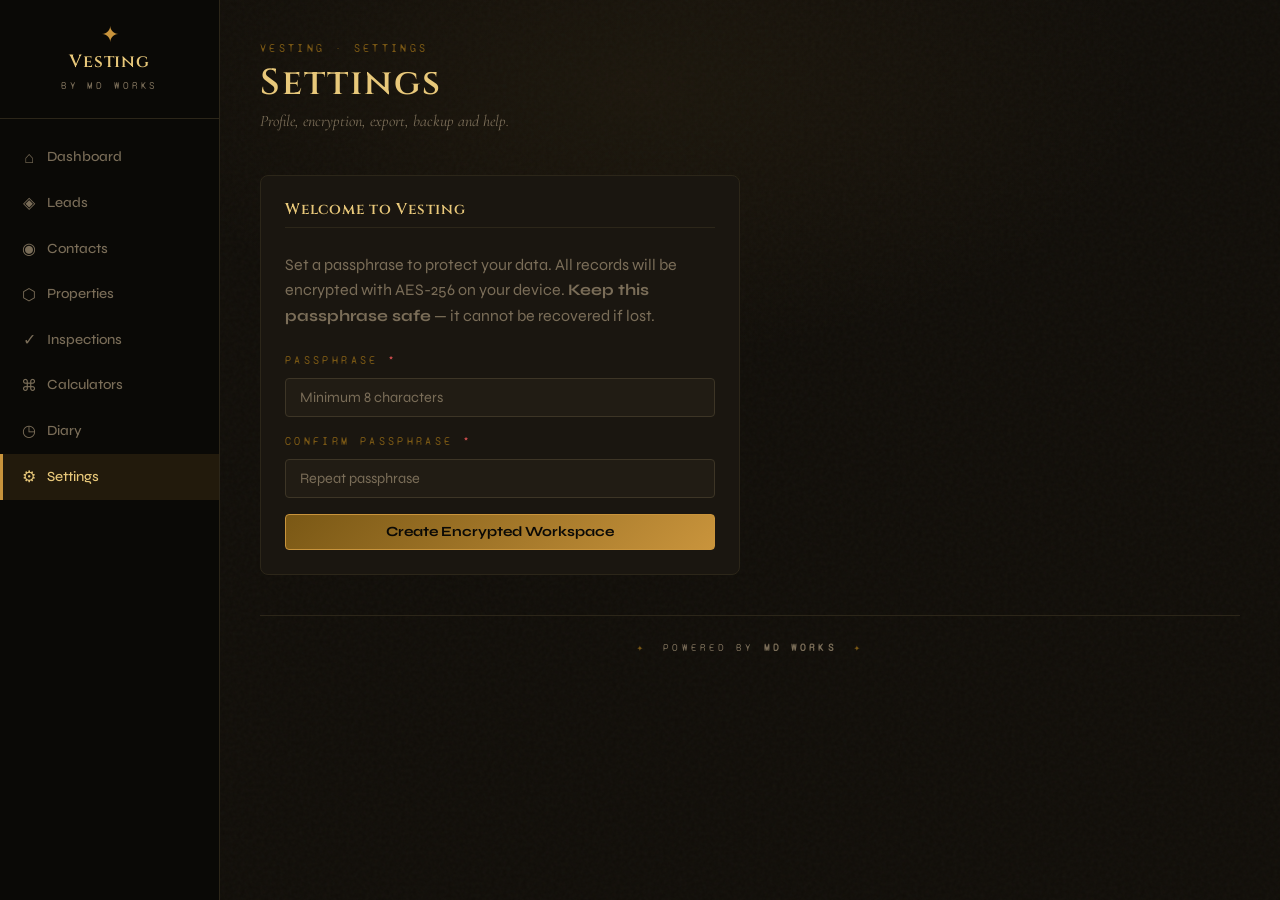
<file: diary.html>
<!DOCTYPE html>
<html lang="en">
<head>
  <meta charset="UTF-8" />
  <meta name="viewport" content="width=device-width, initial-scale=1.0" />
  <meta name="theme-color" content="#c9943c" />
  <title>Diary — Vesting</title>
  <link rel="manifest" href="manifest.json" />
  <link rel="stylesheet" href="css/style.css" />
  <style>
    .diary-sidebar { display:flex; flex-direction:column; gap:var(--spacing-lg); }
    .diary-sidebar .form-section { margin-bottom:0; }
    .calendar-controls { display:flex; gap:var(--spacing-xs); margin-bottom:var(--spacing-sm); flex-wrap:wrap; }
    .calendar-controls .btn { flex:1; justify-content:center; min-width:60px; font-size:.75rem; }
    .calendar-placeholder { display:flex; flex-direction:column; align-items:center; justify-content:center; min-height:400px; gap:var(--spacing-md); padding:var(--spacing-xl); text-align:center; }
    #calendar-frame { display:none; width:100%; height:580px; border:none; filter:invert(0.88) hue-rotate(175deg) saturate(0.6) brightness(0.88); }
    .followup-sidebar { max-height:300px; overflow-y:auto; }
  </style>
</head>
<body>
<div class="app-shell">
  <nav id="vesting-nav"></nav>
  <main class="page-content">
    <header class="page-header">
      <p class="page-header__eyebrow">Vesting · Diary</p>
      <h1 class="page-header__title">Diary</h1>
      <p class="page-header__subtitle">Your schedule and follow-ups in one place.</p>
    </header>
    <div class="diary-layout">
      <!-- Left: Google Calendar -->
      <div>
        <div class="diary-calendar">
          <div class="calendar-controls" style="padding:var(--spacing-sm) var(--spacing-md) 0;">
            <button class="btn btn--ghost btn--sm" onclick="setCalView('month')">Month</button>
            <button class="btn btn--ghost btn--sm" onclick="setCalView('week')">Week</button>
            <button class="btn btn--ghost btn--sm" onclick="setCalView('agenda')">Agenda</button>
            <button class="btn btn--ghost btn--sm" id="btn-refresh-cal" style="margin-left:auto;">↻ Refresh</button>
          </div>
          <div id="calendar-setup" class="calendar-placeholder">
            <span style="font-size:3rem;color:var(--md-gold-dk);">◷</span>
            <h3>Connect your Google Calendar</h3>
            <p class="tagline">Enter your Gmail address to embed your calendar here.</p>
            <div style="display:flex;gap:var(--spacing-sm);width:100%;max-width:360px;">
              <input type="email" id="gmail-input" placeholder="yourname@gmail.com" style="flex:1;" />
              <button class="btn btn--gold" id="btn-connect-cal">Connect</button>
            </div>
            <p class="text-sm text-muted">Your calendar displays here in read-only mode. Events are created via Google Calendar.</p>
          </div>
          <iframe id="calendar-frame" title="Google Calendar" frameborder="0" scrolling="no"></iframe>
        </div>
        <div id="cal-connected-info" class="hidden" style="margin-top:var(--spacing-sm);">
          <p class="text-sm text-muted">
            Connected: <span id="cal-email-display" style="color:var(--md-gold);"></span>
            <a href="#" id="btn-disconnect-cal" style="color:var(--md-danger);margin-left:var(--spacing-sm);">Disconnect</a>
          </p>
        </div>
      </div>
      <!-- Right: Sidebar -->
      <div class="diary-sidebar">
        <div class="form-section">
          <h3 class="form-section__title">Add to Google Calendar</h3>
          <div class="form-grid" style="grid-template-columns:1fr;">
            <div class="form-group">
              <label for="event-type">Event Type</label>
              <select id="event-type">
                <option value="Viewing">Viewing</option>
                <option value="Follow-up">Follow-up</option>
                <option value="Inspection">Inspection</option>
                <option value="Meeting">Meeting</option>
                <option value="Other">Other</option>
              </select>
            </div>
            <div class="form-group">
              <label for="lead-prefill">Pre-fill from Lead</label>
              <select id="lead-prefill"><option value="">— Select a lead (optional) —</option></select>
            </div>
            <div class="form-group">
              <label for="event-title">Event Title <span style="color:var(--md-danger)">*</span></label>
              <input type="text" id="event-title" placeholder="e.g. Viewing — John Smith — Umhlanga" />
            </div>
            <div class="form-group">
              <label for="event-date">Date <span style="color:var(--md-danger)">*</span></label>
              <input type="date" id="event-date" />
            </div>
            <div style="display:grid;grid-template-columns:1fr 1fr;gap:var(--spacing-sm);">
              <div class="form-group">
                <label for="event-start">Start</label>
                <input type="time" id="event-start" value="09:00" />
              </div>
              <div class="form-group">
                <label for="event-end">End</label>
                <input type="time" id="event-end" value="10:00" />
              </div>
            </div>
            <div class="form-group">
              <label for="event-location">Location</label>
              <input type="text" id="event-location" placeholder="12 Beach Road, Umhlanga" />
            </div>
            <div class="form-group">
              <label for="event-notes">Notes</label>
              <textarea id="event-notes" rows="3" placeholder="Lead details, viewing instructions…"></textarea>
            </div>
          </div>
          <button type="button" class="btn btn--gold btn--full" id="btn-open-gcal" style="margin-top:var(--spacing-md);">
            Open in Google Calendar ↗
          </button>
          <p class="text-sm text-muted" style="margin-top:var(--spacing-sm);">Opens pre-filled. Click Save in Google to confirm, then refresh here.</p>
        </div>
        <div class="form-section">
          <h3 class="form-section__title">Follow-ups Today</h3>
          <div class="followup-sidebar" id="sidebar-followups">
            <p class="text-sm text-muted">Loading…</p>
          </div>
        </div>
      </div>
    </div>
    <footer id="vesting-footer"></footer>
  </main>
</div>
<script src="js/db.js"></script>
<script src="js/crypto.js"></script>
<script src="js/app.js"></script>
<script>
;(async () => {
  await App.init()
  const ready = await App.requireUnlock()
  if (!ready) return

  const calFrame = document.getElementById('calendar-frame')
  const calSetup = document.getElementById('calendar-setup')
  const calInfo  = document.getElementById('cal-connected-info')
  let currentView = 'month'
  let calEmail    = await DB.getSetting('calendarEmail') || ''

  function buildCalUrl(email, view) {
    const modeMap = { month:'MONTH', week:'WEEK', agenda:'AGENDA' }
    return `https://calendar.google.com/calendar/embed?src=${encodeURIComponent(email)}&ctz=Africa%2FJohannesburg&showTitle=0&showNav=1&showDate=1&showPrint=0&showTabs=1&showCalendars=0&mode=${modeMap[view]||'MONTH'}`
  }

  function connectCalendar(email) {
    calEmail = email.trim()
    calFrame.src = buildCalUrl(calEmail, currentView)
    calSetup.style.display = 'none'
    calFrame.style.display = 'block'
    document.getElementById('cal-email-display').textContent = calEmail
    calInfo.classList.remove('hidden')
    DB.setSetting('calendarEmail', calEmail)
  }

  if (calEmail) connectCalendar(calEmail)

  document.getElementById('btn-connect-cal').addEventListener('click', () => {
    const email = document.getElementById('gmail-input').value.trim()
    if (!email || !App.validate.email(email)) { App.toast('Enter a valid Gmail address.', 'warning'); return }
    connectCalendar(email)
  })
  document.getElementById('gmail-input').addEventListener('keydown', e => { if (e.key === 'Enter') document.getElementById('btn-connect-cal').click() })

  document.getElementById('btn-disconnect-cal').addEventListener('click', async e => {
    e.preventDefault()
    const ok = await App.confirm('Disconnect Google Calendar?', 'Disconnect', 'danger')
    if (!ok) return
    calEmail = ''
    await DB.deleteSetting('calendarEmail')
    calFrame.style.display = 'none'; calFrame.src = ''
    calSetup.style.display = 'flex'
    calInfo.classList.add('hidden')
  })

  window.setCalView = function(view) {
    currentView = view
    if (calEmail) calFrame.src = buildCalUrl(calEmail, view)
  }

  document.getElementById('btn-refresh-cal').addEventListener('click', () => {
    if (calEmail) { calFrame.src = buildCalUrl(calEmail, currentView); App.toast('Calendar refreshed.', 'gold', 2000) }
    else App.toast('Connect your calendar first.', 'warning')
  })

  // Lead prefill
  const allLeads = await Crypto.getAllDecrypted('leads')
  allLeads.sort((a,b) => (a.name||'').localeCompare(b.name||''))
  const leadSel = document.getElementById('lead-prefill')
  allLeads.forEach(l => {
    const o = document.createElement('option')
    o.value = l.id
    o.textContent = `${l.name||'—'}${l.phone ? ' · '+App.formatPhone(l.phone) : ''}`
    leadSel.appendChild(o)
  })

  function prefillFromLead() {
    const lead = allLeads.find(l => l.id === leadSel.value)
    if (!lead) return
    const type  = document.getElementById('event-type').value
    const areas = lead.areas && lead.areas.length ? lead.areas[0] : ''
    document.getElementById('event-title').value = `${type} — ${lead.name||''}${areas?' — '+areas:''}`
    const waLink = lead.phone ? `WhatsApp: https://wa.me/${App.formatPhone(lead.phone).replace(/\D/g,'')}` : ''
    document.getElementById('event-notes').value = [
      lead.notes   ? `Notes: ${lead.notes}` : '',
      lead.budget  ? `Budget: ${lead.budget}` : '',
      lead.areas   ? `Areas: ${lead.areas.join(', ')}` : '',
      waLink
    ].filter(Boolean).join('\n')
    if (lead.followUpDate) document.getElementById('event-date').value = lead.followUpDate.split('T')[0]
  }

  leadSel.addEventListener('change', prefillFromLead)
  document.getElementById('event-type').addEventListener('change', () => { if (leadSel.value) prefillFromLead() })

  document.getElementById('event-date').value = new Date().toISOString().split('T')[0]

  document.getElementById('btn-open-gcal').addEventListener('click', () => {
    const title = document.getElementById('event-title').value.trim()
    const date  = document.getElementById('event-date').value
    if (!title) { App.form.error('event-title','Event title is required.'); App.toast('Enter an event title.','warning'); return }
    if (!date)  { App.form.error('event-date','Date is required.'); App.toast('Select a date.','warning'); return }
    App.form.clearError('event-title'); App.form.clearError('event-date')
    const url = App.googleCalendarUrl({
      title, date,
      startTime: document.getElementById('event-start').value,
      endTime:   document.getElementById('event-end').value,
      location:  document.getElementById('event-location').value.trim(),
      notes:     document.getElementById('event-notes').value.trim()
    })
    window.open(url, '_blank', 'noopener,noreferrer')
    App.toast('Opened in Google Calendar. Save there, then refresh here.', 'gold', 5000)
  })

  // Follow-ups sidebar
  function esc(s){ return String(s).replace(/&/g,'&amp;').replace(/</g,'&lt;').replace(/>/g,'&gt;').replace(/"/g,'&quot;') }

  function renderFollowups() {
    const container = document.getElementById('sidebar-followups')
    const today = new Date(); today.setHours(0,0,0,0)
    const items = allLeads.filter(l => {
      if (!l.followUpDate) return false
      const d = new Date(l.followUpDate); d.setHours(0,0,0,0)
      return d <= today
    }).map(l => {
      const d = new Date(l.followUpDate); d.setHours(0,0,0,0)
      return { ...l, _cls: d < today ? 'overdue' : 'today' }
    })

    if (!items.length) {
      container.innerHTML = '<p class="text-sm text-muted">No follow-ups due today. You\'re on top of it. 🎉</p>'
      return
    }
    container.innerHTML = items.map(l => `
      <div class="followup-item followup-item--${l._cls}" style="margin-bottom:var(--spacing-xs);">
        <div>
          <p class="followup-item__name">${esc(l.name||'—')}</p>
          <p class="followup-item__date followup-item__date--${l._cls}">${App.relativeTime(l.followUpDate)}</p>
        </div>
        ${l.phone ? `<button class="btn btn--whatsapp btn--sm" onclick="handleWA('${l.id}')">WA</button>` : ''}
      </div>`).join('')
  }

  window.handleWA = id => { const l = allLeads.find(x => x.id===id); if(l) App.whatsappLead(l) }
  App.form.liveValidate('event-title'); App.form.liveValidate('event-date')
  renderFollowups()
})()
</script>
</body>
</html>
</file>
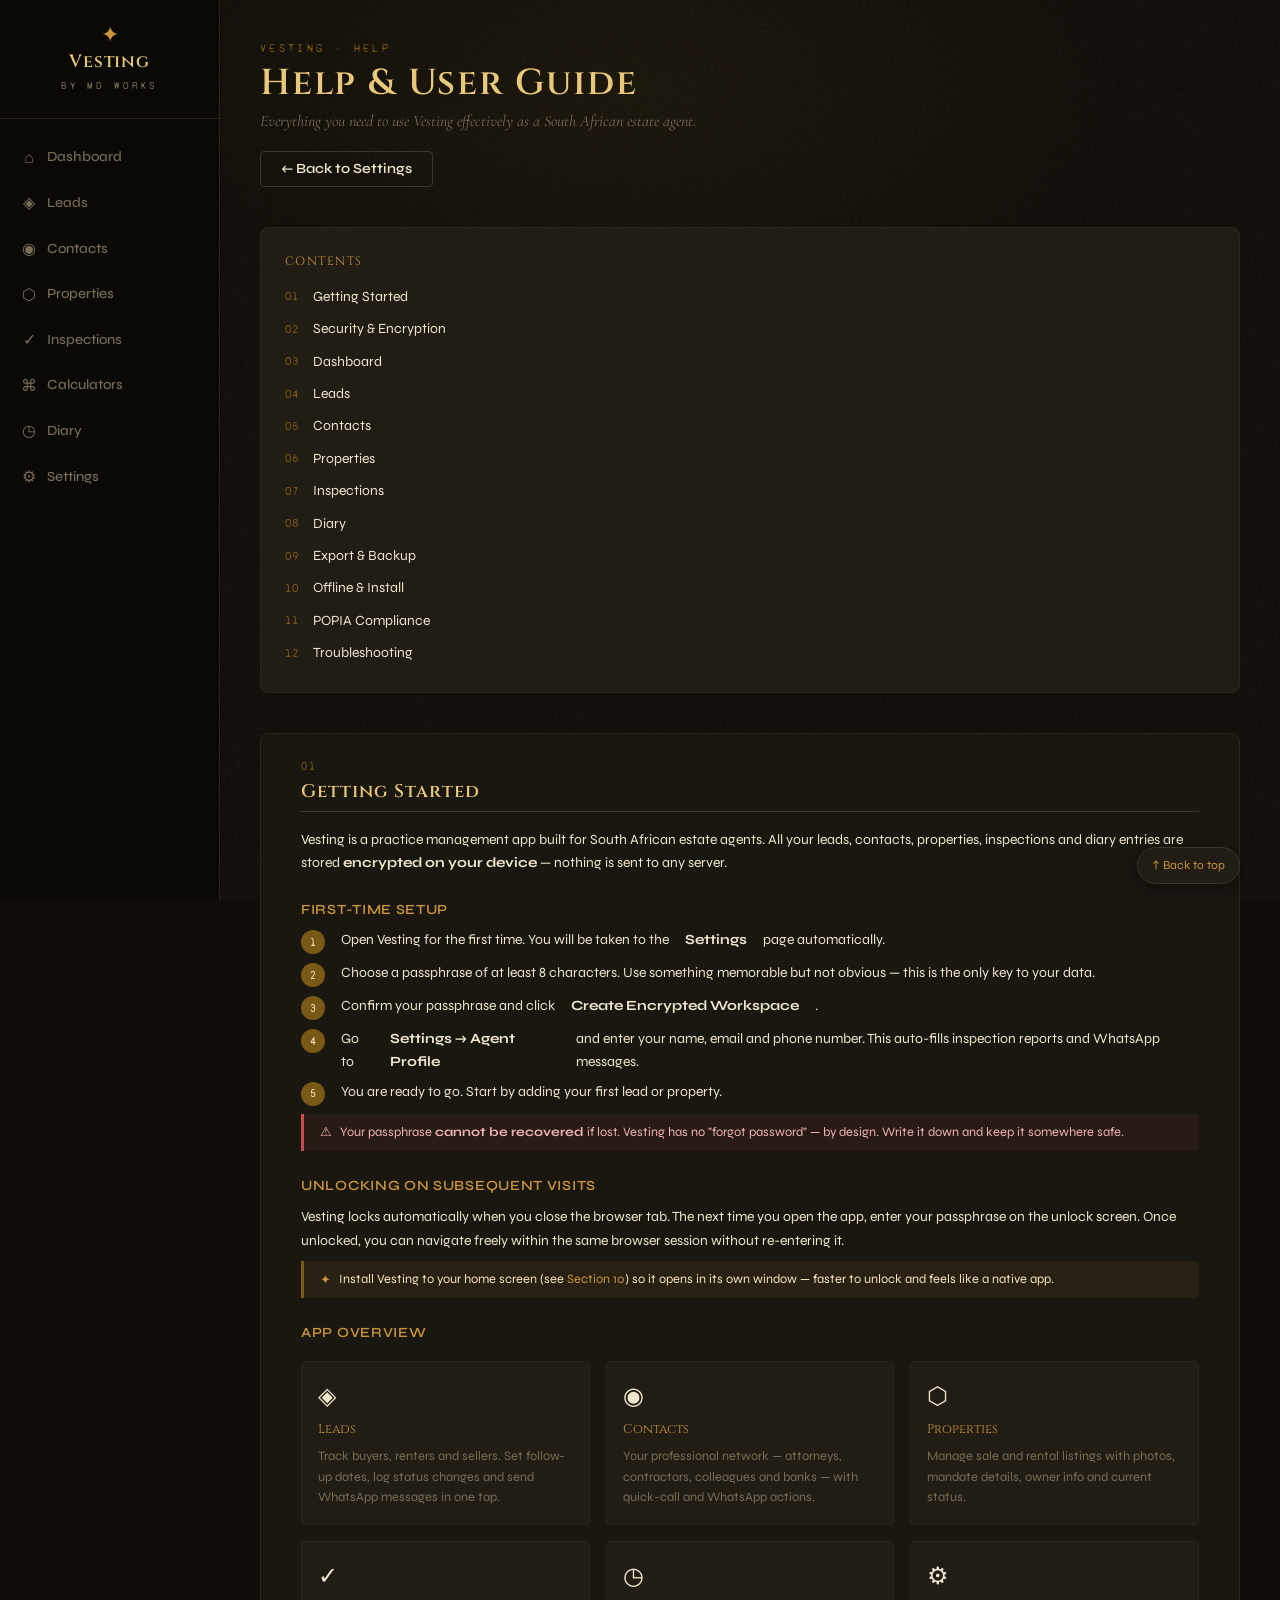
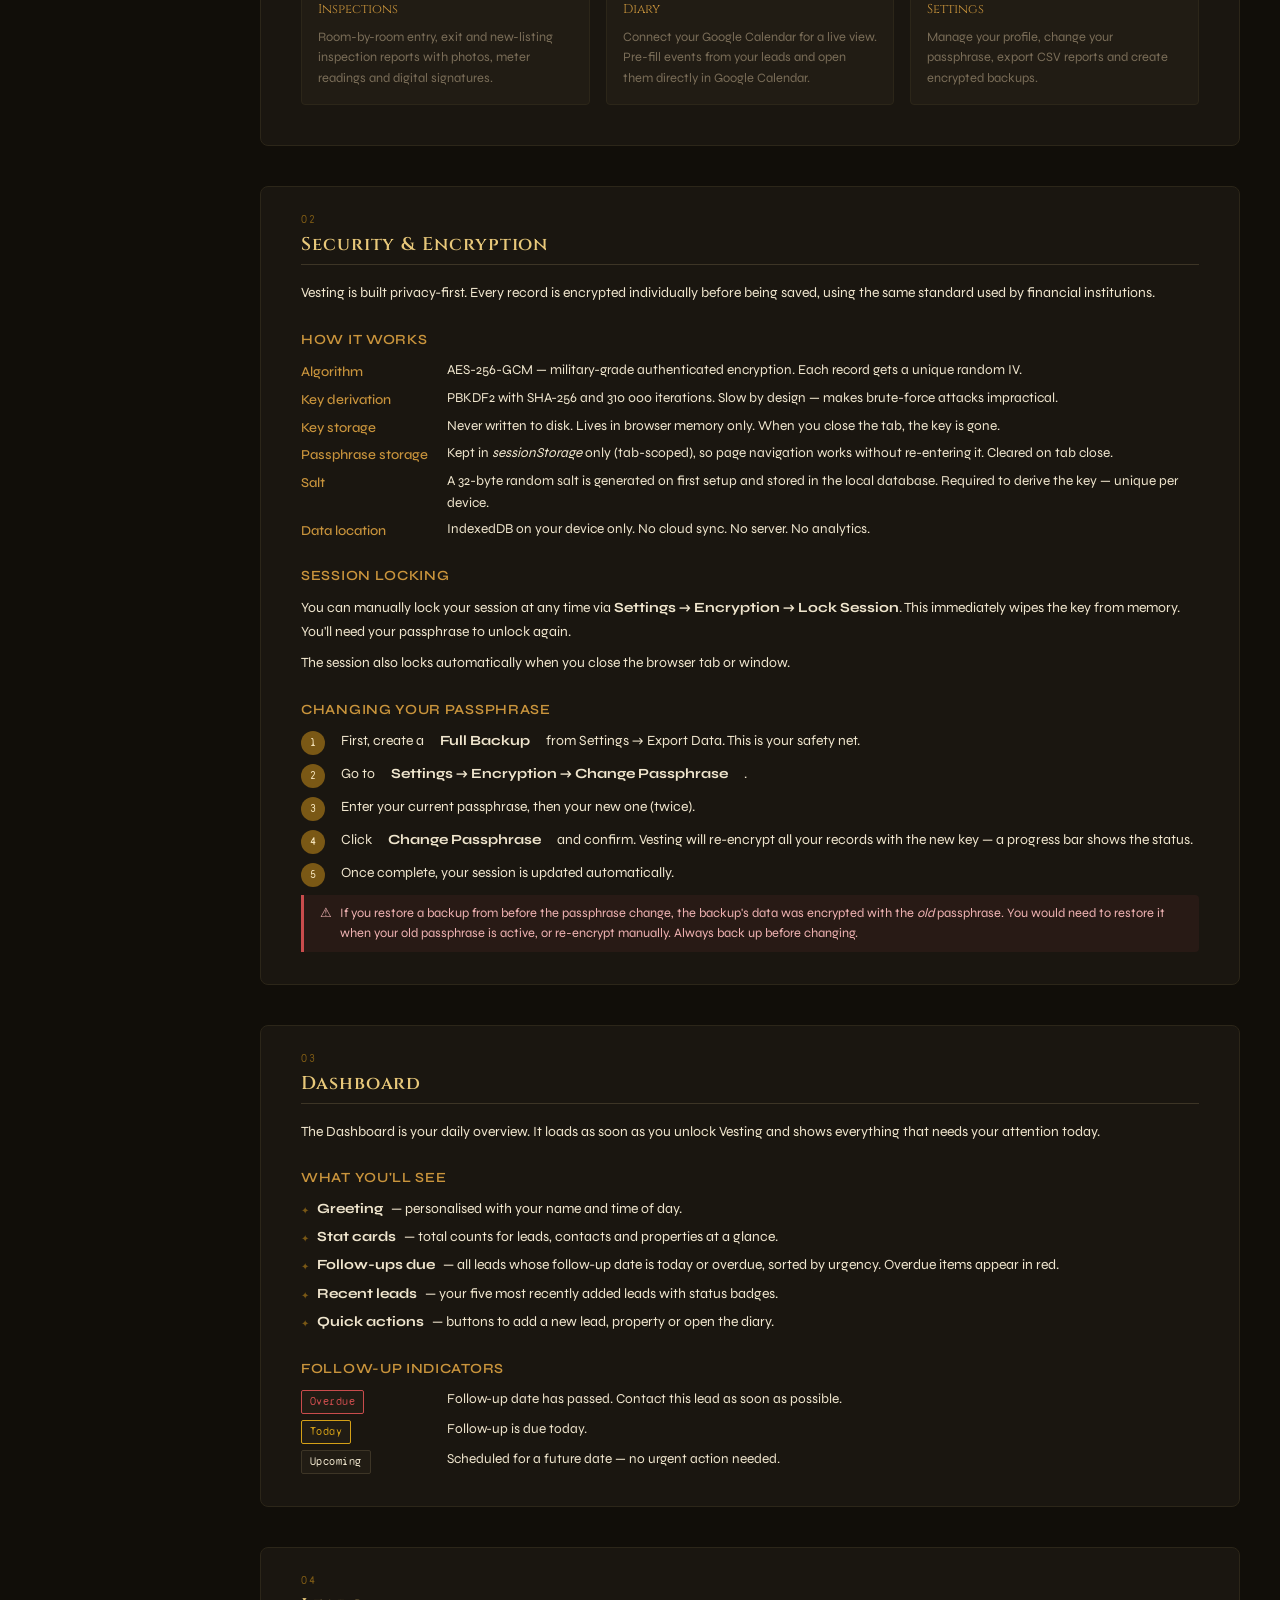
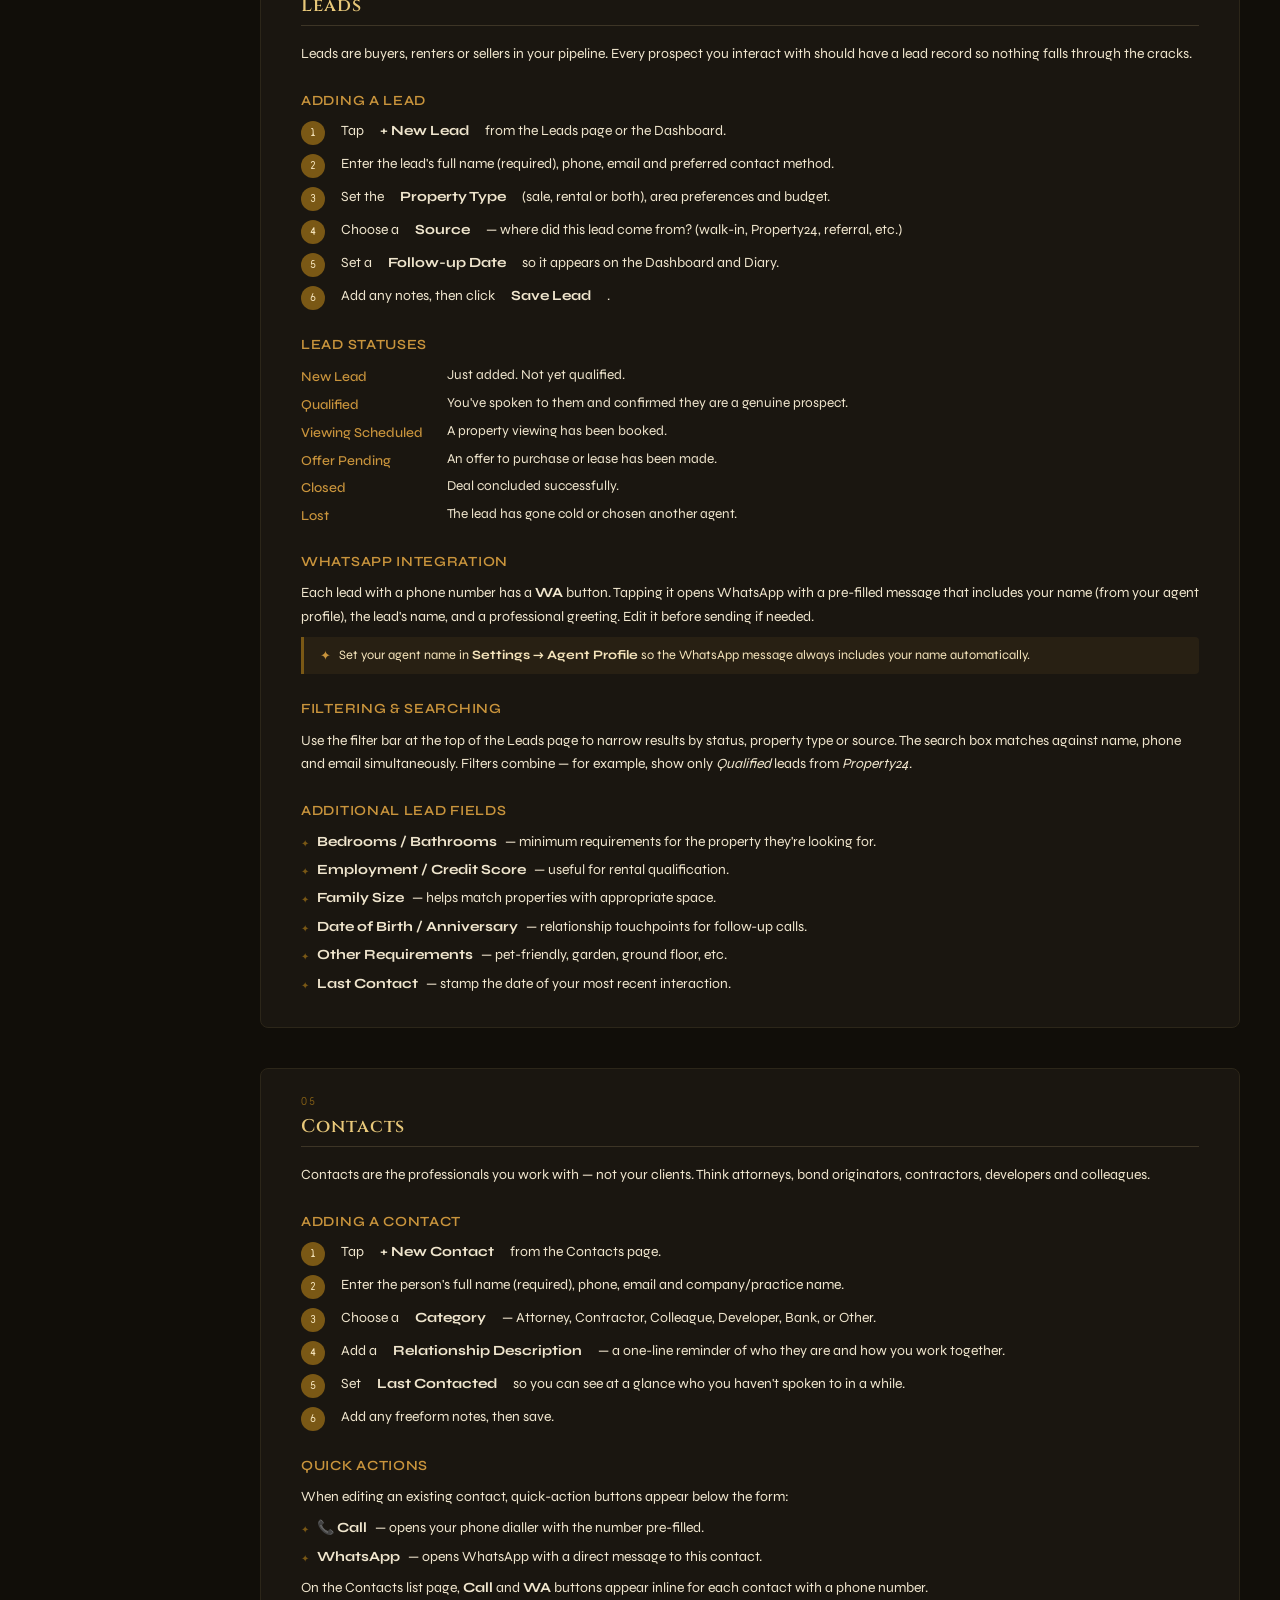
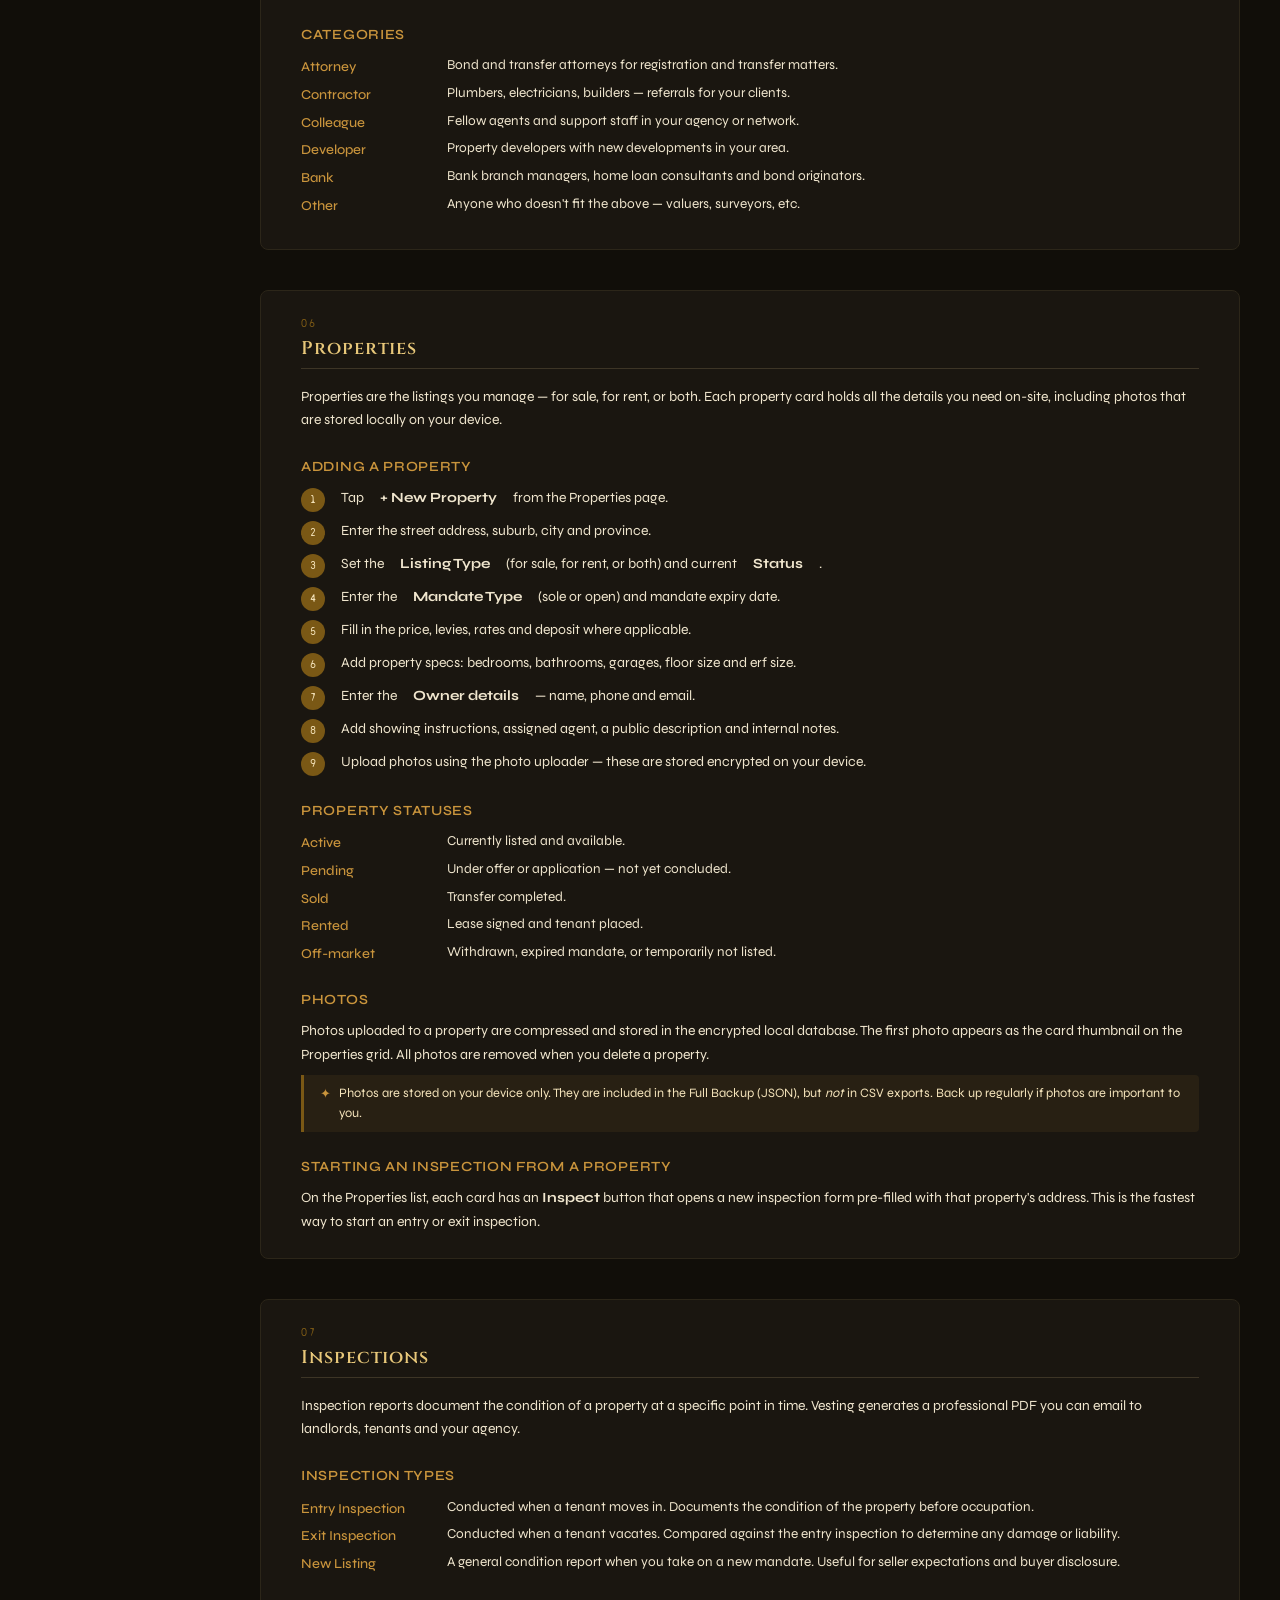
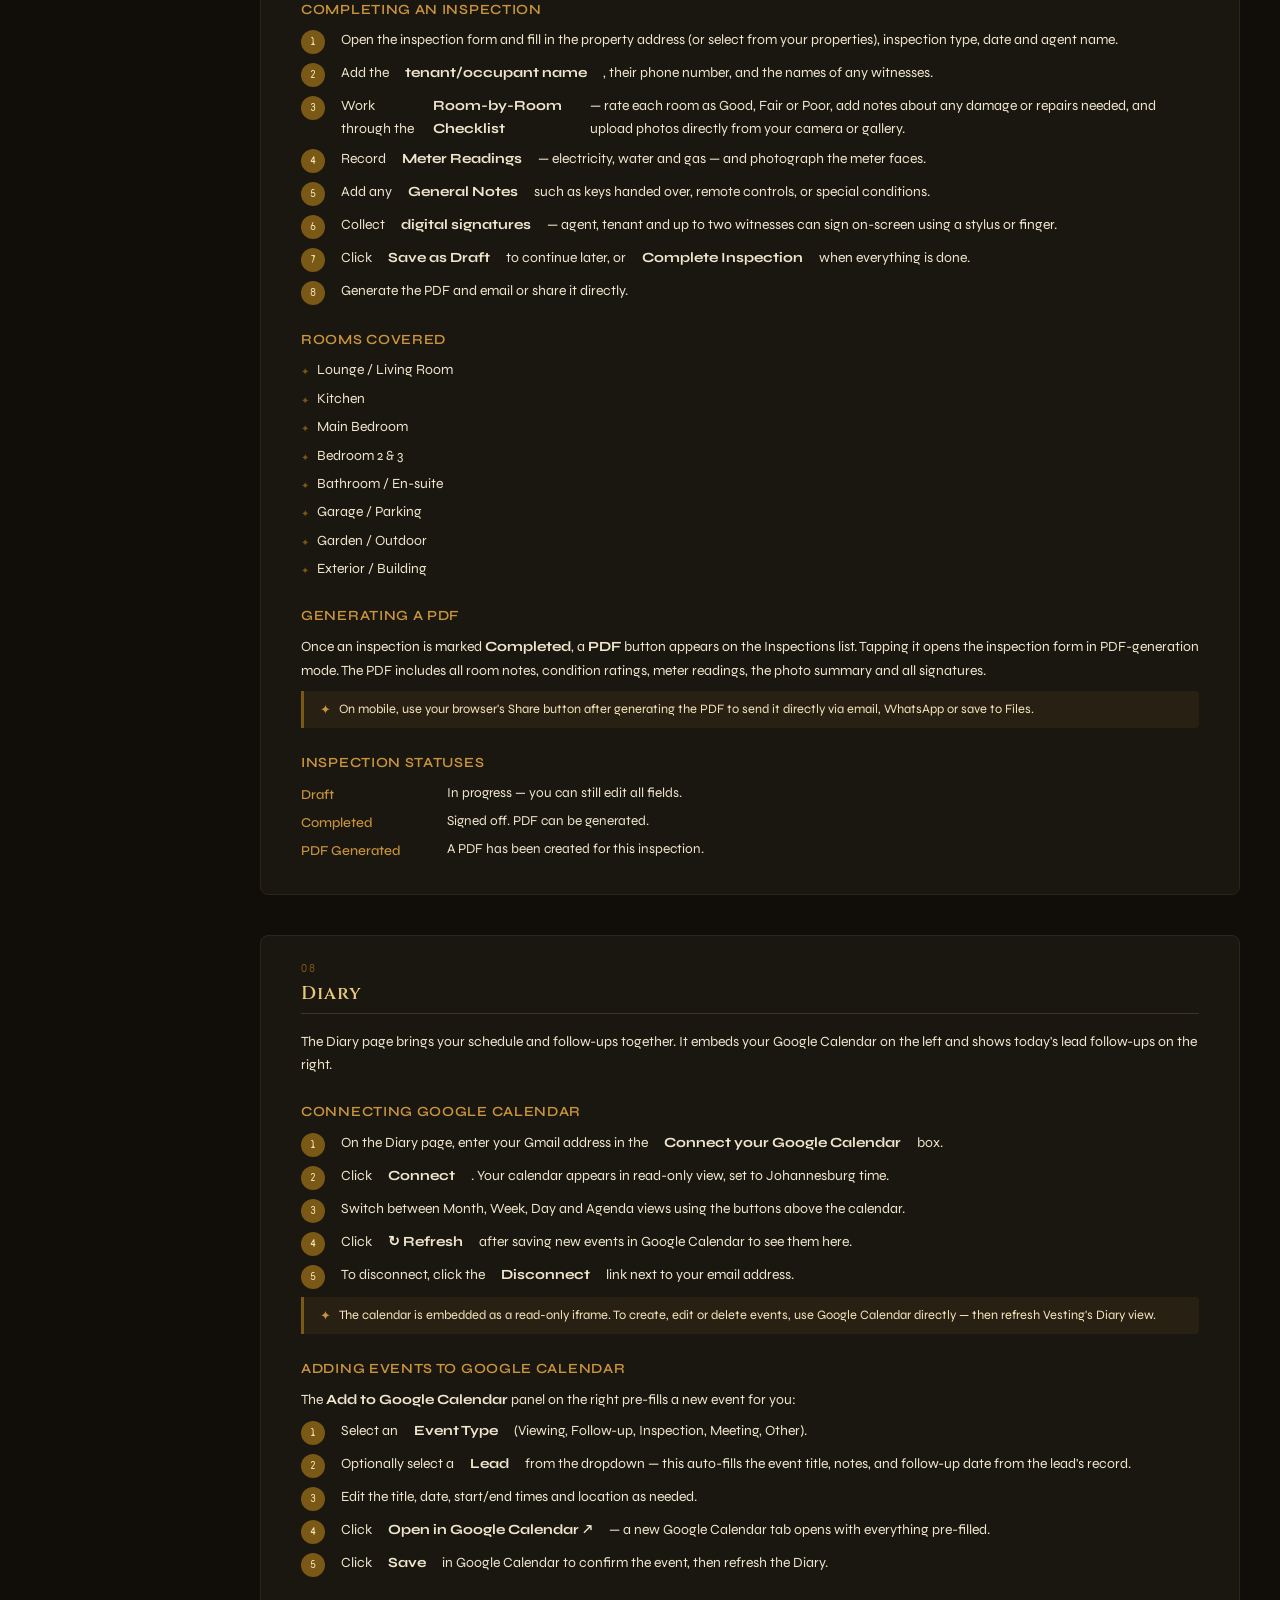
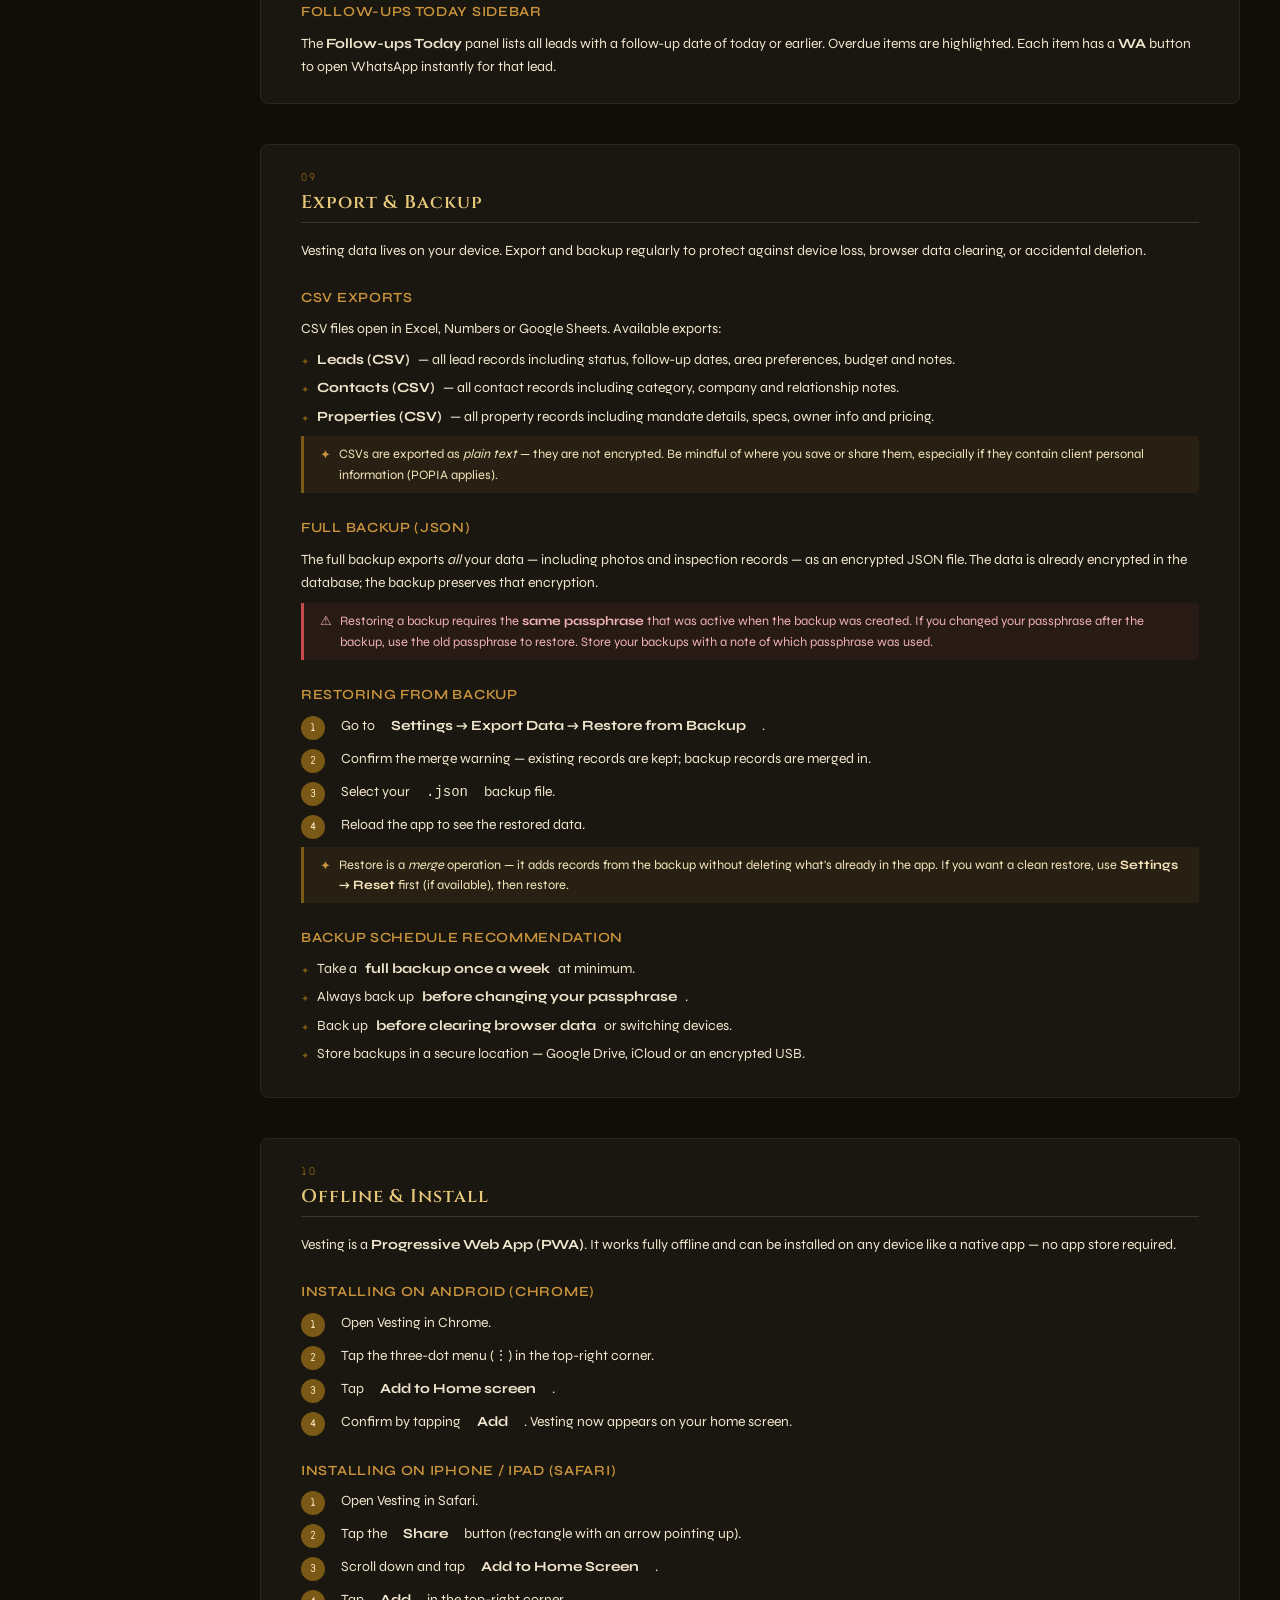
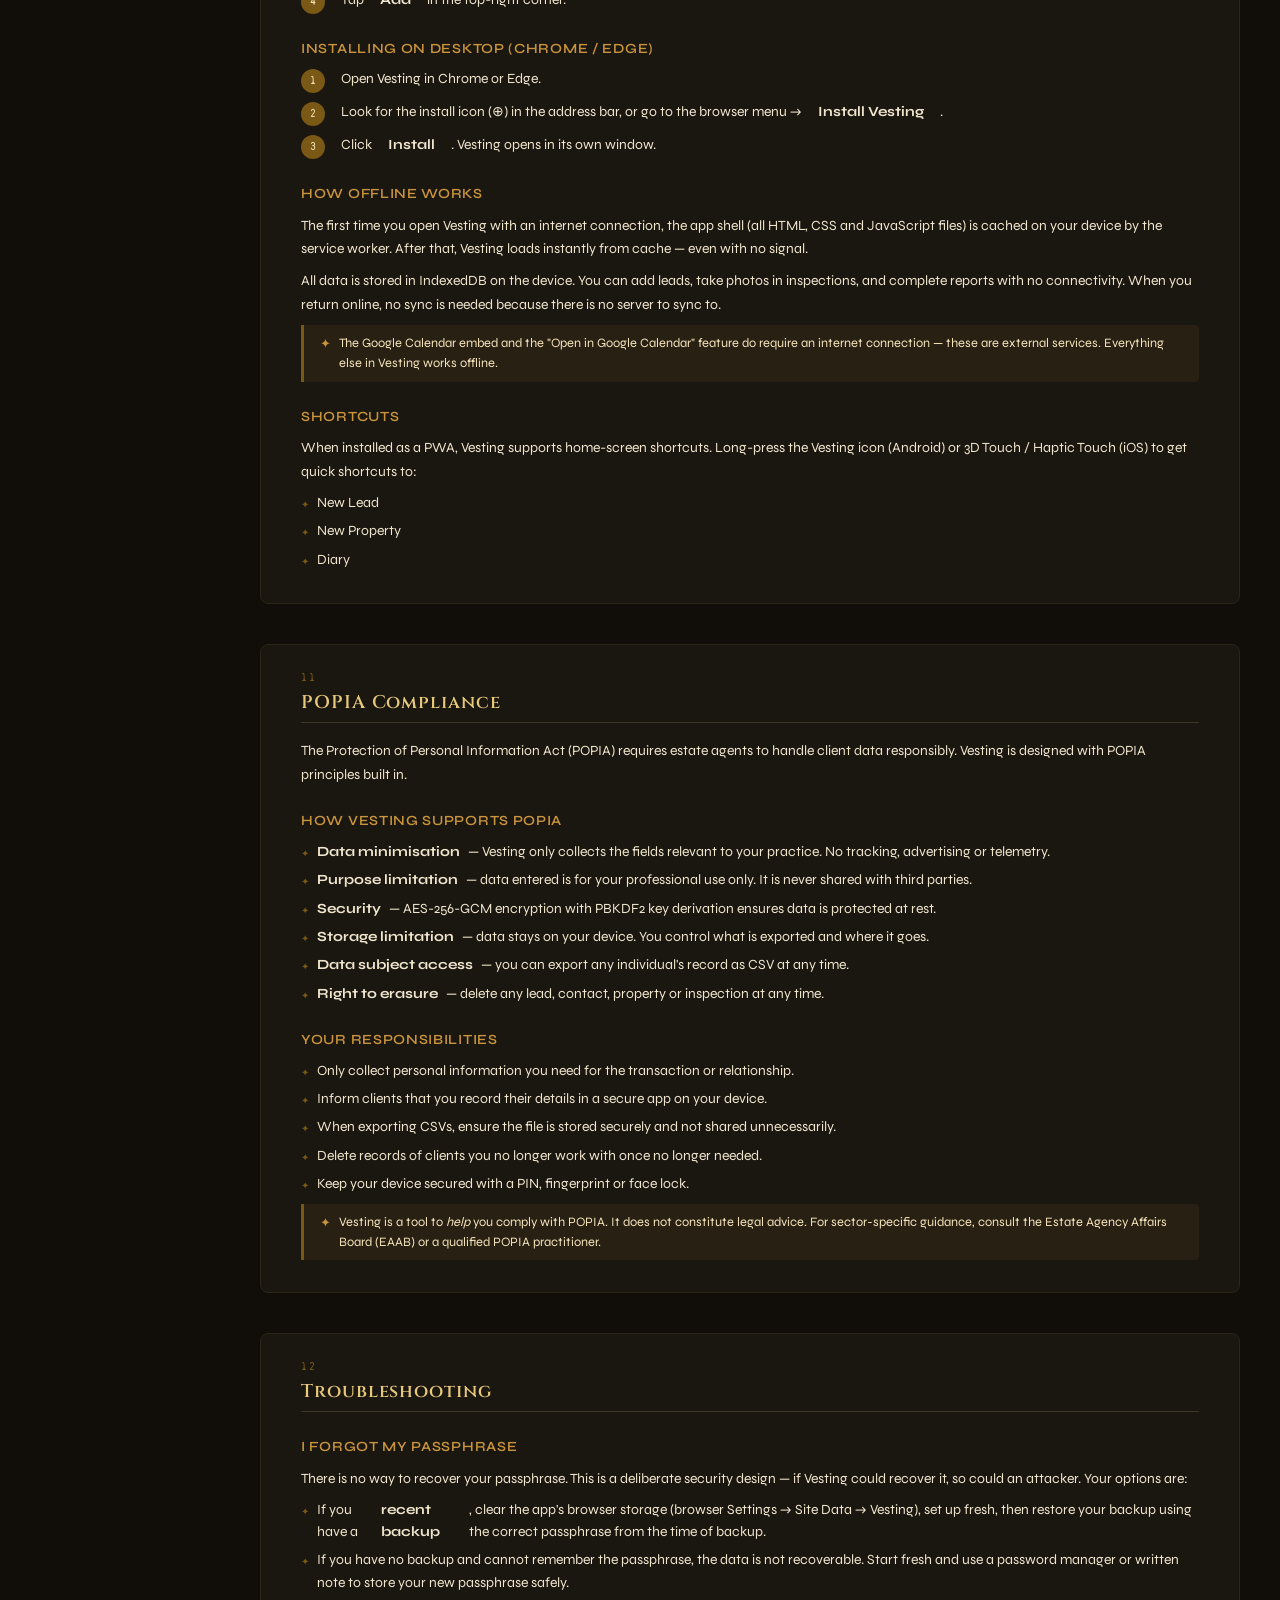
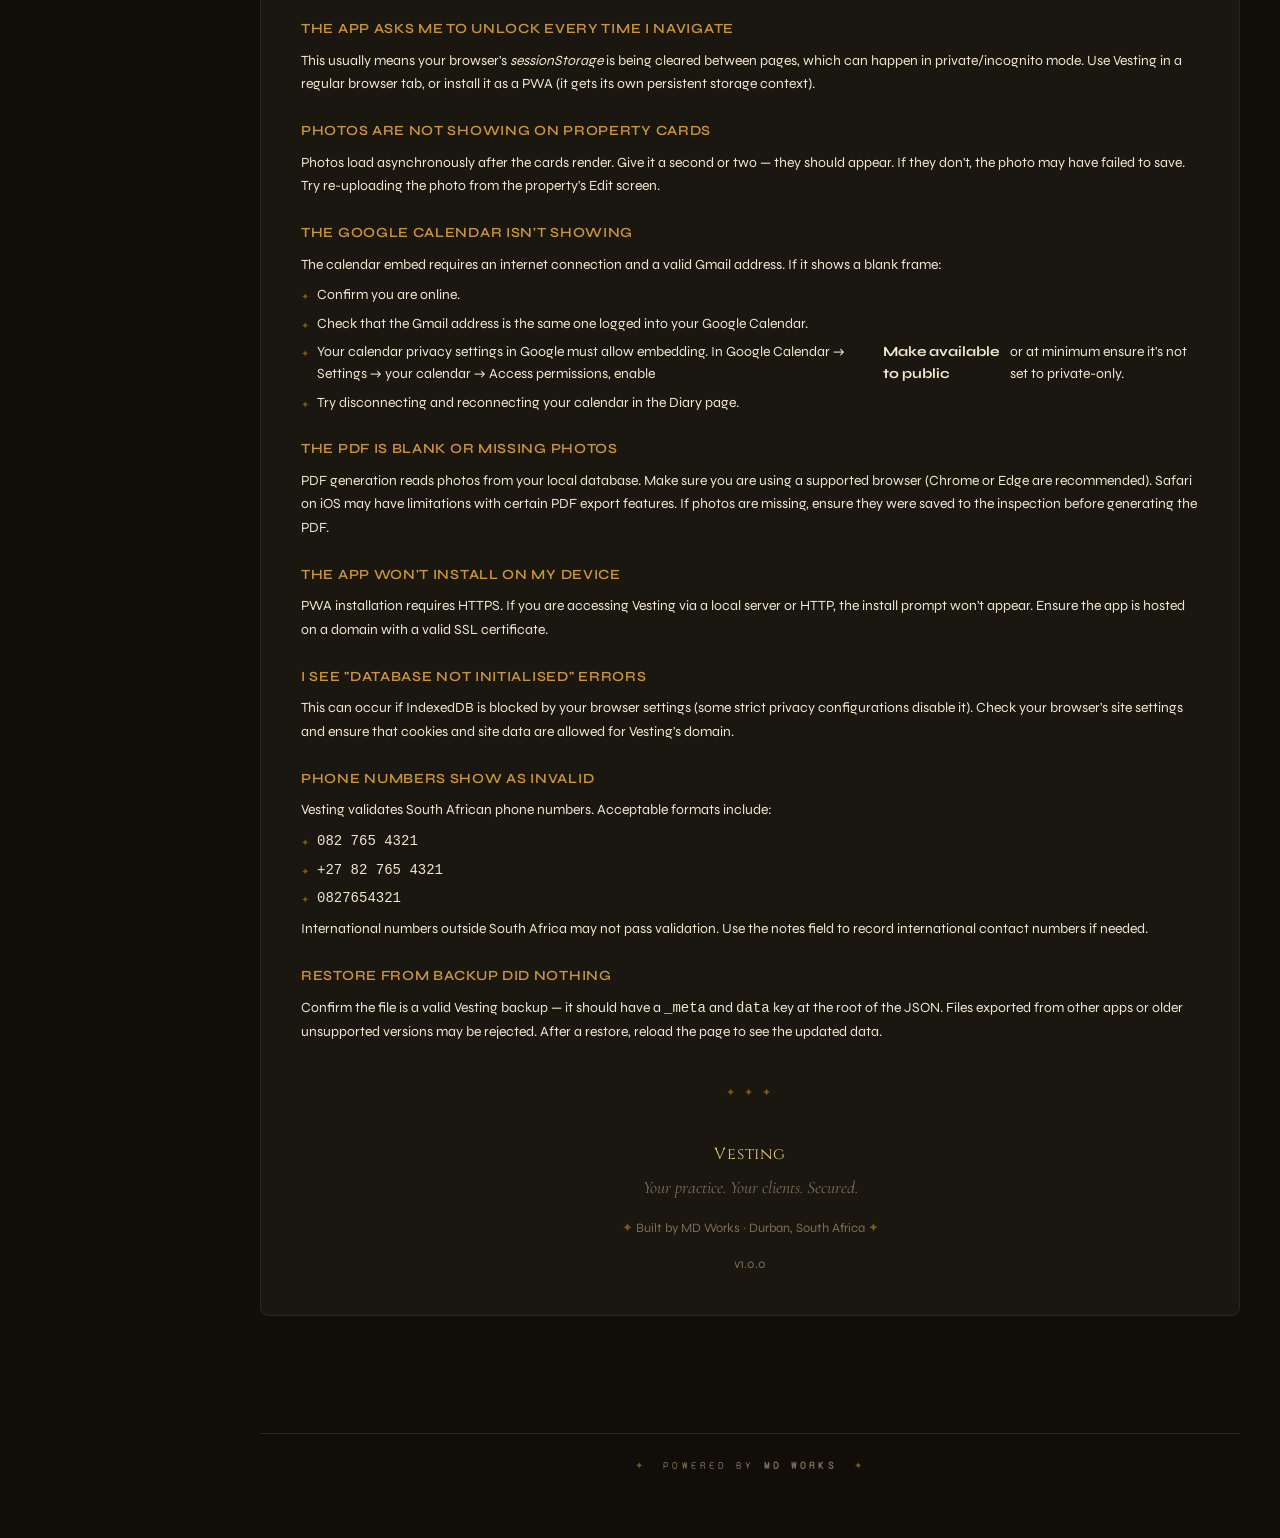
<file: help.html>
<!DOCTYPE html>
<html lang="en">
<head>
  <meta charset="UTF-8" />
  <meta name="viewport" content="width=device-width, initial-scale=1.0" />
  <meta name="theme-color" content="#c9943c" />
  <title>Help — Vesting</title>
  <link rel="manifest" href="manifest.json" />
  <link rel="stylesheet" href="css/style.css" />
  <style>
    /* ── Help-specific styles ───────────────────────────────── */
    .help-toc {
      display: flex;
      flex-direction: column;
      gap: var(--spacing-xs);
      margin-bottom: var(--spacing-xl);
      padding: var(--spacing-lg);
      background: var(--md-panel);
      border: 1px solid var(--md-border);
      border-radius: var(--md-radius-lg);
    }
    .help-toc__title {
      font-family: 'Cinzel', serif;
      font-size: .75rem;
      letter-spacing: .12em;
      color: var(--md-gold);
      text-transform: uppercase;
      margin-bottom: var(--spacing-sm);
    }
    .help-toc a {
      color: var(--md-cream);
      text-decoration: none;
      font-size: .875rem;
      padding: 3px 0;
      display: flex;
      align-items: center;
      gap: var(--spacing-sm);
      transition: color var(--transition);
    }
    .help-toc a:hover { color: var(--md-gold-lt); }
    .help-toc a .toc-num {
      color: var(--md-gold-dk);
      font-size: .75rem;
      font-family: 'Syne Mono', monospace;
      min-width: 20px;
    }

    .help-section {
      scroll-margin-top: 80px;
      margin-bottom: var(--spacing-xl);
      padding: var(--spacing-lg) var(--spacing-xl);
      background: var(--md-surface);
      border: 1px solid var(--md-border);
      border-radius: var(--md-radius-lg);
    }
    .help-section__eyebrow {
      font-family: 'Syne Mono', monospace;
      font-size: .7rem;
      letter-spacing: .15em;
      color: var(--md-gold-dk);
      text-transform: uppercase;
      margin-bottom: var(--spacing-xs);
    }
    .help-section__title {
      font-family: 'Cinzel', serif;
      font-size: 1.15rem;
      color: var(--md-gold-lt);
      margin-bottom: var(--spacing-md);
      padding-bottom: var(--spacing-sm);
      border-bottom: 1px solid var(--md-border-lt);
    }

    .help-subsection {
      margin-top: var(--spacing-lg);
    }
    .help-subsection__title {
      font-family: 'Syne', sans-serif;
      font-size: .875rem;
      font-weight: 600;
      color: var(--md-gold);
      letter-spacing: .05em;
      margin-bottom: var(--spacing-sm);
      text-transform: uppercase;
    }

    .help-p {
      font-size: .875rem;
      color: var(--md-cream);
      line-height: 1.7;
      margin-bottom: var(--spacing-sm);
    }
    .help-p:last-child { margin-bottom: 0; }

    .help-tip {
      display: flex;
      gap: var(--spacing-sm);
      align-items: flex-start;
      padding: var(--spacing-sm) var(--spacing-md);
      background: rgba(201, 148, 60, .08);
      border-left: 3px solid var(--md-gold-dk);
      border-radius: 0 var(--md-radius) var(--md-radius) 0;
      margin: var(--spacing-sm) 0;
      font-size: .8rem;
      color: var(--md-gold-pale);
      line-height: 1.6;
    }
    .help-tip__icon { color: var(--md-gold); flex-shrink: 0; margin-top: 1px; }

    .help-warn {
      display: flex;
      gap: var(--spacing-sm);
      align-items: flex-start;
      padding: var(--spacing-sm) var(--spacing-md);
      background: rgba(201, 80, 80, .08);
      border-left: 3px solid var(--md-danger);
      border-radius: 0 var(--md-radius) var(--md-radius) 0;
      margin: var(--spacing-sm) 0;
      font-size: .8rem;
      color: #f0b3b3;
      line-height: 1.6;
    }

    .help-steps {
      list-style: none;
      counter-reset: steps;
      display: flex;
      flex-direction: column;
      gap: var(--spacing-sm);
      margin: var(--spacing-sm) 0;
    }
    .help-steps li {
      counter-increment: steps;
      display: flex;
      gap: var(--spacing-md);
      align-items: flex-start;
      font-size: .875rem;
      color: var(--md-cream);
      line-height: 1.6;
    }
    .help-steps li::before {
      content: counter(steps);
      min-width: 24px;
      height: 24px;
      background: var(--md-gold-dk);
      color: var(--md-gold-pale);
      border-radius: 50%;
      display: flex;
      align-items: center;
      justify-content: center;
      font-size: .7rem;
      font-family: 'Syne Mono', monospace;
      flex-shrink: 0;
      margin-top: 1px;
    }

    .help-bullets {
      list-style: none;
      display: flex;
      flex-direction: column;
      gap: 6px;
      margin: var(--spacing-sm) 0;
    }
    .help-bullets li {
      display: flex;
      gap: var(--spacing-sm);
      font-size: .875rem;
      color: var(--md-cream);
      line-height: 1.6;
    }
    .help-bullets li::before {
      content: '✦';
      color: var(--md-gold-dk);
      font-size: .65rem;
      margin-top: 5px;
      flex-shrink: 0;
    }

    .help-kv {
      display: grid;
      grid-template-columns: minmax(130px, auto) 1fr;
      gap: var(--spacing-xs) var(--spacing-md);
      margin: var(--spacing-sm) 0;
      font-size: .85rem;
    }
    .help-kv dt {
      color: var(--md-gold);
      font-weight: 500;
      padding-top: 2px;
    }
    .help-kv dd {
      color: var(--md-cream);
      line-height: 1.6;
    }

    .help-badge {
      display: inline-block;
      padding: 2px 8px;
      border-radius: var(--md-radius-sm);
      font-size: .7rem;
      font-family: 'Syne Mono', monospace;
      letter-spacing: .04em;
      background: var(--md-panel);
      border: 1px solid var(--md-border-lt);
      color: var(--md-cream);
      vertical-align: middle;
    }

    .help-grid-2 {
      display: grid;
      grid-template-columns: repeat(auto-fit, minmax(240px, 1fr));
      gap: var(--spacing-md);
      margin: var(--spacing-md) 0;
    }
    .help-card {
      padding: var(--spacing-md);
      background: var(--md-panel);
      border: 1px solid var(--md-border);
      border-radius: var(--md-radius);
    }
    .help-card__icon {
      font-size: 1.5rem;
      margin-bottom: var(--spacing-xs);
    }
    .help-card__title {
      font-family: 'Cinzel', serif;
      font-size: .8rem;
      color: var(--md-gold);
      margin-bottom: 6px;
    }
    .help-card__body {
      font-size: .8rem;
      color: var(--md-muted);
      line-height: 1.6;
    }

    .help-divider {
      text-align: center;
      color: var(--md-gold-dk);
      font-size: .7rem;
      letter-spacing: .3em;
      margin: var(--spacing-xl) 0 var(--spacing-lg);
    }

    .help-back-btn {
      position: sticky;
      bottom: var(--spacing-md);
      text-align: right;
      pointer-events: none;
    }
    .help-back-btn a {
      pointer-events: all;
      display: inline-flex;
      align-items: center;
      gap: 6px;
      padding: 8px 14px;
      background: var(--md-panel);
      border: 1px solid var(--md-border-lt);
      border-radius: 20px;
      color: var(--md-gold);
      text-decoration: none;
      font-size: .75rem;
      font-family: 'Syne', sans-serif;
      box-shadow: 0 4px 16px rgba(0,0,0,.4);
      transition: background var(--transition), color var(--transition);
    }
    .help-back-btn a:hover {
      background: var(--md-gold-dk);
      color: var(--md-gold-pale);
    }

    @media (max-width: 600px) {
      .help-section { padding: var(--spacing-md); }
      .help-kv { grid-template-columns: 1fr; }
    }
  </style>
</head>
<body>

<div class="app-shell">
  <nav id="vesting-nav"></nav>

  <main class="page-content">

    <header class="page-header">
      <p class="page-header__eyebrow">Vesting · Help</p>
      <h1 class="page-header__title">Help &amp; User Guide</h1>
      <p class="page-header__subtitle">Everything you need to use Vesting effectively as a South African estate agent.</p>
      <div class="page-header__actions">
        <a href="settings.html" class="btn btn--ghost">← Back to Settings</a>
      </div>
    </header>

    <!-- ── Table of Contents ──────────────────────────────────── -->
    <nav class="help-toc" aria-label="Help contents">
      <p class="help-toc__title">Contents</p>
      <a href="#getting-started"><span class="toc-num">01</span> Getting Started</a>
      <a href="#security"><span class="toc-num">02</span> Security &amp; Encryption</a>
      <a href="#dashboard"><span class="toc-num">03</span> Dashboard</a>
      <a href="#leads"><span class="toc-num">04</span> Leads</a>
      <a href="#contacts"><span class="toc-num">05</span> Contacts</a>
      <a href="#properties"><span class="toc-num">06</span> Properties</a>
      <a href="#inspections"><span class="toc-num">07</span> Inspections</a>
      <a href="#diary"><span class="toc-num">08</span> Diary</a>
      <a href="#export"><span class="toc-num">09</span> Export &amp; Backup</a>
      <a href="#offline"><span class="toc-num">10</span> Offline &amp; Install</a>
      <a href="#popia"><span class="toc-num">11</span> POPIA Compliance</a>
      <a href="#troubleshooting"><span class="toc-num">12</span> Troubleshooting</a>
    </nav>

    <!-- ══════════════════════════════════════════════════════════
         01 · GETTING STARTED
    ═══════════════════════════════════════════════════════════════ -->
    <section class="help-section" id="getting-started">
      <p class="help-section__eyebrow">01</p>
      <h2 class="help-section__title">Getting Started</h2>

      <p class="help-p">Vesting is a practice management app built for South African estate agents. All your leads, contacts, properties, inspections and diary entries are stored <strong>encrypted on your device</strong> — nothing is sent to any server.</p>

      <div class="help-subsection">
        <p class="help-subsection__title">First-time setup</p>
        <ol class="help-steps">
          <li>Open Vesting for the first time. You will be taken to the <strong>Settings</strong> page automatically.</li>
          <li>Choose a passphrase of at least 8 characters. Use something memorable but not obvious — this is the only key to your data.</li>
          <li>Confirm your passphrase and click <strong>Create Encrypted Workspace</strong>.</li>
          <li>Go to <strong>Settings → Agent Profile</strong> and enter your name, email and phone number. This auto-fills inspection reports and WhatsApp messages.</li>
          <li>You are ready to go. Start by adding your first lead or property.</li>
        </ol>
        <div class="help-warn">
          <span>⚠</span>
          <span>Your passphrase <strong>cannot be recovered</strong> if lost. Vesting has no "forgot password" — by design. Write it down and keep it somewhere safe.</span>
        </div>
      </div>

      <div class="help-subsection">
        <p class="help-subsection__title">Unlocking on subsequent visits</p>
        <p class="help-p">Vesting locks automatically when you close the browser tab. The next time you open the app, enter your passphrase on the unlock screen. Once unlocked, you can navigate freely within the same browser session without re-entering it.</p>
        <div class="help-tip">
          <span class="help-tip__icon">✦</span>
          <span>Install Vesting to your home screen (see <a href="#offline" style="color:var(--md-gold);">Section 10</a>) so it opens in its own window — faster to unlock and feels like a native app.</span>
        </div>
      </div>

      <div class="help-subsection">
        <p class="help-subsection__title">App overview</p>
        <div class="help-grid-2">
          <div class="help-card">
            <div class="help-card__icon">◈</div>
            <p class="help-card__title">Leads</p>
            <p class="help-card__body">Track buyers, renters and sellers. Set follow-up dates, log status changes and send WhatsApp messages in one tap.</p>
          </div>
          <div class="help-card">
            <div class="help-card__icon">◉</div>
            <p class="help-card__title">Contacts</p>
            <p class="help-card__body">Your professional network — attorneys, contractors, colleagues and banks — with quick-call and WhatsApp actions.</p>
          </div>
          <div class="help-card">
            <div class="help-card__icon">⬡</div>
            <p class="help-card__title">Properties</p>
            <p class="help-card__body">Manage sale and rental listings with photos, mandate details, owner info and current status.</p>
          </div>
          <div class="help-card">
            <div class="help-card__icon">✓</div>
            <p class="help-card__title">Inspections</p>
            <p class="help-card__body">Room-by-room entry, exit and new-listing inspection reports with photos, meter readings and digital signatures.</p>
          </div>
          <div class="help-card">
            <div class="help-card__icon">◷</div>
            <p class="help-card__title">Diary</p>
            <p class="help-card__body">Connect your Google Calendar for a live view. Pre-fill events from your leads and open them directly in Google Calendar.</p>
          </div>
          <div class="help-card">
            <div class="help-card__icon">⚙</div>
            <p class="help-card__title">Settings</p>
            <p class="help-card__body">Manage your profile, change your passphrase, export CSV reports and create encrypted backups.</p>
          </div>
        </div>
      </div>
    </section>

    <!-- ══════════════════════════════════════════════════════════
         02 · SECURITY & ENCRYPTION
    ═══════════════════════════════════════════════════════════════ -->
    <section class="help-section" id="security">
      <p class="help-section__eyebrow">02</p>
      <h2 class="help-section__title">Security &amp; Encryption</h2>

      <p class="help-p">Vesting is built privacy-first. Every record is encrypted individually before being saved, using the same standard used by financial institutions.</p>

      <div class="help-subsection">
        <p class="help-subsection__title">How it works</p>
        <dl class="help-kv">
          <dt>Algorithm</dt>
          <dd>AES-256-GCM — military-grade authenticated encryption. Each record gets a unique random IV.</dd>
          <dt>Key derivation</dt>
          <dd>PBKDF2 with SHA-256 and 310 000 iterations. Slow by design — makes brute-force attacks impractical.</dd>
          <dt>Key storage</dt>
          <dd>Never written to disk. Lives in browser memory only. When you close the tab, the key is gone.</dd>
          <dt>Passphrase storage</dt>
          <dd>Kept in <em>sessionStorage</em> only (tab-scoped), so page navigation works without re-entering it. Cleared on tab close.</dd>
          <dt>Salt</dt>
          <dd>A 32-byte random salt is generated on first setup and stored in the local database. Required to derive the key — unique per device.</dd>
          <dt>Data location</dt>
          <dd>IndexedDB on your device only. No cloud sync. No server. No analytics.</dd>
        </dl>
      </div>

      <div class="help-subsection">
        <p class="help-subsection__title">Session locking</p>
        <p class="help-p">You can manually lock your session at any time via <strong>Settings → Encryption → Lock Session</strong>. This immediately wipes the key from memory. You'll need your passphrase to unlock again.</p>
        <p class="help-p">The session also locks automatically when you close the browser tab or window.</p>
      </div>

      <div class="help-subsection">
        <p class="help-subsection__title">Changing your passphrase</p>
        <ol class="help-steps">
          <li>First, create a <strong>Full Backup</strong> from Settings → Export Data. This is your safety net.</li>
          <li>Go to <strong>Settings → Encryption → Change Passphrase</strong>.</li>
          <li>Enter your current passphrase, then your new one (twice).</li>
          <li>Click <strong>Change Passphrase</strong> and confirm. Vesting will re-encrypt all your records with the new key — a progress bar shows the status.</li>
          <li>Once complete, your session is updated automatically.</li>
        </ol>
        <div class="help-warn">
          <span>⚠</span>
          <span>If you restore a backup from before the passphrase change, the backup's data was encrypted with the <em>old</em> passphrase. You would need to restore it when your old passphrase is active, or re-encrypt manually. Always back up before changing.</span>
        </div>
      </div>
    </section>

    <!-- ══════════════════════════════════════════════════════════
         03 · DASHBOARD
    ═══════════════════════════════════════════════════════════════ -->
    <section class="help-section" id="dashboard">
      <p class="help-section__eyebrow">03</p>
      <h2 class="help-section__title">Dashboard</h2>

      <p class="help-p">The Dashboard is your daily overview. It loads as soon as you unlock Vesting and shows everything that needs your attention today.</p>

      <div class="help-subsection">
        <p class="help-subsection__title">What you'll see</p>
        <ul class="help-bullets">
          <li><strong>Greeting</strong> — personalised with your name and time of day.</li>
          <li><strong>Stat cards</strong> — total counts for leads, contacts and properties at a glance.</li>
          <li><strong>Follow-ups due</strong> — all leads whose follow-up date is today or overdue, sorted by urgency. Overdue items appear in red.</li>
          <li><strong>Recent leads</strong> — your five most recently added leads with status badges.</li>
          <li><strong>Quick actions</strong> — buttons to add a new lead, property or open the diary.</li>
        </ul>
      </div>

      <div class="help-subsection">
        <p class="help-subsection__title">Follow-up indicators</p>
        <dl class="help-kv">
          <dt><span class="help-badge" style="color:#c94c4c;border-color:#c94c4c;">Overdue</span></dt>
          <dd>Follow-up date has passed. Contact this lead as soon as possible.</dd>
          <dt><span class="help-badge" style="color:#d4a017;border-color:#d4a017;">Today</span></dt>
          <dd>Follow-up is due today.</dd>
          <dt><span class="help-badge">Upcoming</span></dt>
          <dd>Scheduled for a future date — no urgent action needed.</dd>
        </dl>
      </div>
    </section>

    <!-- ══════════════════════════════════════════════════════════
         04 · LEADS
    ═══════════════════════════════════════════════════════════════ -->
    <section class="help-section" id="leads">
      <p class="help-section__eyebrow">04</p>
      <h2 class="help-section__title">Leads</h2>

      <p class="help-p">Leads are buyers, renters or sellers in your pipeline. Every prospect you interact with should have a lead record so nothing falls through the cracks.</p>

      <div class="help-subsection">
        <p class="help-subsection__title">Adding a lead</p>
        <ol class="help-steps">
          <li>Tap <strong>+ New Lead</strong> from the Leads page or the Dashboard.</li>
          <li>Enter the lead's full name (required), phone, email and preferred contact method.</li>
          <li>Set the <strong>Property Type</strong> (sale, rental or both), area preferences and budget.</li>
          <li>Choose a <strong>Source</strong> — where did this lead come from? (walk-in, Property24, referral, etc.)</li>
          <li>Set a <strong>Follow-up Date</strong> so it appears on the Dashboard and Diary.</li>
          <li>Add any notes, then click <strong>Save Lead</strong>.</li>
        </ol>
      </div>

      <div class="help-subsection">
        <p class="help-subsection__title">Lead statuses</p>
        <dl class="help-kv">
          <dt>New Lead</dt><dd>Just added. Not yet qualified.</dd>
          <dt>Qualified</dt><dd>You've spoken to them and confirmed they are a genuine prospect.</dd>
          <dt>Viewing Scheduled</dt><dd>A property viewing has been booked.</dd>
          <dt>Offer Pending</dt><dd>An offer to purchase or lease has been made.</dd>
          <dt>Closed</dt><dd>Deal concluded successfully.</dd>
          <dt>Lost</dt><dd>The lead has gone cold or chosen another agent.</dd>
        </dl>
      </div>

      <div class="help-subsection">
        <p class="help-subsection__title">WhatsApp integration</p>
        <p class="help-p">Each lead with a phone number has a <strong>WA</strong> button. Tapping it opens WhatsApp with a pre-filled message that includes your name (from your agent profile), the lead's name, and a professional greeting. Edit it before sending if needed.</p>
        <div class="help-tip">
          <span class="help-tip__icon">✦</span>
          <span>Set your agent name in <strong>Settings → Agent Profile</strong> so the WhatsApp message always includes your name automatically.</span>
        </div>
      </div>

      <div class="help-subsection">
        <p class="help-subsection__title">Filtering &amp; searching</p>
        <p class="help-p">Use the filter bar at the top of the Leads page to narrow results by status, property type or source. The search box matches against name, phone and email simultaneously. Filters combine — for example, show only <em>Qualified</em> leads from <em>Property24</em>.</p>
      </div>

      <div class="help-subsection">
        <p class="help-subsection__title">Additional lead fields</p>
        <ul class="help-bullets">
          <li><strong>Bedrooms / Bathrooms</strong> — minimum requirements for the property they're looking for.</li>
          <li><strong>Employment / Credit Score</strong> — useful for rental qualification.</li>
          <li><strong>Family Size</strong> — helps match properties with appropriate space.</li>
          <li><strong>Date of Birth / Anniversary</strong> — relationship touchpoints for follow-up calls.</li>
          <li><strong>Other Requirements</strong> — pet-friendly, garden, ground floor, etc.</li>
          <li><strong>Last Contact</strong> — stamp the date of your most recent interaction.</li>
        </ul>
      </div>
    </section>

    <!-- ══════════════════════════════════════════════════════════
         05 · CONTACTS
    ═══════════════════════════════════════════════════════════════ -->
    <section class="help-section" id="contacts">
      <p class="help-section__eyebrow">05</p>
      <h2 class="help-section__title">Contacts</h2>

      <p class="help-p">Contacts are the professionals you work with — not your clients. Think attorneys, bond originators, contractors, developers and colleagues.</p>

      <div class="help-subsection">
        <p class="help-subsection__title">Adding a contact</p>
        <ol class="help-steps">
          <li>Tap <strong>+ New Contact</strong> from the Contacts page.</li>
          <li>Enter the person's full name (required), phone, email and company/practice name.</li>
          <li>Choose a <strong>Category</strong> — Attorney, Contractor, Colleague, Developer, Bank, or Other.</li>
          <li>Add a <strong>Relationship Description</strong> — a one-line reminder of who they are and how you work together.</li>
          <li>Set <strong>Last Contacted</strong> so you can see at a glance who you haven't spoken to in a while.</li>
          <li>Add any freeform notes, then save.</li>
        </ol>
      </div>

      <div class="help-subsection">
        <p class="help-subsection__title">Quick actions</p>
        <p class="help-p">When editing an existing contact, quick-action buttons appear below the form:</p>
        <ul class="help-bullets">
          <li><strong>📞 Call</strong> — opens your phone dialler with the number pre-filled.</li>
          <li><strong>WhatsApp</strong> — opens WhatsApp with a direct message to this contact.</li>
        </ul>
        <p class="help-p">On the Contacts list page, <strong>Call</strong> and <strong>WA</strong> buttons appear inline for each contact with a phone number.</p>
      </div>

      <div class="help-subsection">
        <p class="help-subsection__title">Categories</p>
        <dl class="help-kv">
          <dt>Attorney</dt><dd>Bond and transfer attorneys for registration and transfer matters.</dd>
          <dt>Contractor</dt><dd>Plumbers, electricians, builders — referrals for your clients.</dd>
          <dt>Colleague</dt><dd>Fellow agents and support staff in your agency or network.</dd>
          <dt>Developer</dt><dd>Property developers with new developments in your area.</dd>
          <dt>Bank</dt><dd>Bank branch managers, home loan consultants and bond originators.</dd>
          <dt>Other</dt><dd>Anyone who doesn't fit the above — valuers, surveyors, etc.</dd>
        </dl>
      </div>
    </section>

    <!-- ══════════════════════════════════════════════════════════
         06 · PROPERTIES
    ═══════════════════════════════════════════════════════════════ -->
    <section class="help-section" id="properties">
      <p class="help-section__eyebrow">06</p>
      <h2 class="help-section__title">Properties</h2>

      <p class="help-p">Properties are the listings you manage — for sale, for rent, or both. Each property card holds all the details you need on-site, including photos that are stored locally on your device.</p>

      <div class="help-subsection">
        <p class="help-subsection__title">Adding a property</p>
        <ol class="help-steps">
          <li>Tap <strong>+ New Property</strong> from the Properties page.</li>
          <li>Enter the street address, suburb, city and province.</li>
          <li>Set the <strong>Listing Type</strong> (for sale, for rent, or both) and current <strong>Status</strong>.</li>
          <li>Enter the <strong>Mandate Type</strong> (sole or open) and mandate expiry date.</li>
          <li>Fill in the price, levies, rates and deposit where applicable.</li>
          <li>Add property specs: bedrooms, bathrooms, garages, floor size and erf size.</li>
          <li>Enter the <strong>Owner details</strong> — name, phone and email.</li>
          <li>Add showing instructions, assigned agent, a public description and internal notes.</li>
          <li>Upload photos using the photo uploader — these are stored encrypted on your device.</li>
        </ol>
      </div>

      <div class="help-subsection">
        <p class="help-subsection__title">Property statuses</p>
        <dl class="help-kv">
          <dt>Active</dt><dd>Currently listed and available.</dd>
          <dt>Pending</dt><dd>Under offer or application — not yet concluded.</dd>
          <dt>Sold</dt><dd>Transfer completed.</dd>
          <dt>Rented</dt><dd>Lease signed and tenant placed.</dd>
          <dt>Off-market</dt><dd>Withdrawn, expired mandate, or temporarily not listed.</dd>
        </dl>
      </div>

      <div class="help-subsection">
        <p class="help-subsection__title">Photos</p>
        <p class="help-p">Photos uploaded to a property are compressed and stored in the encrypted local database. The first photo appears as the card thumbnail on the Properties grid. All photos are removed when you delete a property.</p>
        <div class="help-tip">
          <span class="help-tip__icon">✦</span>
          <span>Photos are stored on your device only. They are included in the Full Backup (JSON), but <em>not</em> in CSV exports. Back up regularly if photos are important to you.</span>
        </div>
      </div>

      <div class="help-subsection">
        <p class="help-subsection__title">Starting an inspection from a property</p>
        <p class="help-p">On the Properties list, each card has an <strong>Inspect</strong> button that opens a new inspection form pre-filled with that property's address. This is the fastest way to start an entry or exit inspection.</p>
      </div>
    </section>

    <!-- ══════════════════════════════════════════════════════════
         07 · INSPECTIONS
    ═══════════════════════════════════════════════════════════════ -->
    <section class="help-section" id="inspections">
      <p class="help-section__eyebrow">07</p>
      <h2 class="help-section__title">Inspections</h2>

      <p class="help-p">Inspection reports document the condition of a property at a specific point in time. Vesting generates a professional PDF you can email to landlords, tenants and your agency.</p>

      <div class="help-subsection">
        <p class="help-subsection__title">Inspection types</p>
        <dl class="help-kv">
          <dt>Entry Inspection</dt><dd>Conducted when a tenant moves in. Documents the condition of the property before occupation.</dd>
          <dt>Exit Inspection</dt><dd>Conducted when a tenant vacates. Compared against the entry inspection to determine any damage or liability.</dd>
          <dt>New Listing</dt><dd>A general condition report when you take on a new mandate. Useful for seller expectations and buyer disclosure.</dd>
        </dl>
      </div>

      <div class="help-subsection">
        <p class="help-subsection__title">Completing an inspection</p>
        <ol class="help-steps">
          <li>Open the inspection form and fill in the property address (or select from your properties), inspection type, date and agent name.</li>
          <li>Add the <strong>tenant/occupant name</strong>, their phone number, and the names of any witnesses.</li>
          <li>Work through the <strong>Room-by-Room Checklist</strong> — rate each room as Good, Fair or Poor, add notes about any damage or repairs needed, and upload photos directly from your camera or gallery.</li>
          <li>Record <strong>Meter Readings</strong> — electricity, water and gas — and photograph the meter faces.</li>
          <li>Add any <strong>General Notes</strong> such as keys handed over, remote controls, or special conditions.</li>
          <li>Collect <strong>digital signatures</strong> — agent, tenant and up to two witnesses can sign on-screen using a stylus or finger.</li>
          <li>Click <strong>Save as Draft</strong> to continue later, or <strong>Complete Inspection</strong> when everything is done.</li>
          <li>Generate the PDF and email or share it directly.</li>
        </ol>
      </div>

      <div class="help-subsection">
        <p class="help-subsection__title">Rooms covered</p>
        <ul class="help-bullets">
          <li>Lounge / Living Room</li>
          <li>Kitchen</li>
          <li>Main Bedroom</li>
          <li>Bedroom 2 &amp; 3</li>
          <li>Bathroom / En-suite</li>
          <li>Garage / Parking</li>
          <li>Garden / Outdoor</li>
          <li>Exterior / Building</li>
        </ul>
      </div>

      <div class="help-subsection">
        <p class="help-subsection__title">Generating a PDF</p>
        <p class="help-p">Once an inspection is marked <strong>Completed</strong>, a <strong>PDF</strong> button appears on the Inspections list. Tapping it opens the inspection form in PDF-generation mode. The PDF includes all room notes, condition ratings, meter readings, the photo summary and all signatures.</p>
        <div class="help-tip">
          <span class="help-tip__icon">✦</span>
          <span>On mobile, use your browser's Share button after generating the PDF to send it directly via email, WhatsApp or save to Files.</span>
        </div>
      </div>

      <div class="help-subsection">
        <p class="help-subsection__title">Inspection statuses</p>
        <dl class="help-kv">
          <dt>Draft</dt><dd>In progress — you can still edit all fields.</dd>
          <dt>Completed</dt><dd>Signed off. PDF can be generated.</dd>
          <dt>PDF Generated</dt><dd>A PDF has been created for this inspection.</dd>
        </dl>
      </div>
    </section>

    <!-- ══════════════════════════════════════════════════════════
         08 · DIARY
    ═══════════════════════════════════════════════════════════════ -->
    <section class="help-section" id="diary">
      <p class="help-section__eyebrow">08</p>
      <h2 class="help-section__title">Diary</h2>

      <p class="help-p">The Diary page brings your schedule and follow-ups together. It embeds your Google Calendar on the left and shows today's lead follow-ups on the right.</p>

      <div class="help-subsection">
        <p class="help-subsection__title">Connecting Google Calendar</p>
        <ol class="help-steps">
          <li>On the Diary page, enter your Gmail address in the <strong>Connect your Google Calendar</strong> box.</li>
          <li>Click <strong>Connect</strong>. Your calendar appears in read-only view, set to Johannesburg time.</li>
          <li>Switch between Month, Week, Day and Agenda views using the buttons above the calendar.</li>
          <li>Click <strong>↻ Refresh</strong> after saving new events in Google Calendar to see them here.</li>
          <li>To disconnect, click the <strong>Disconnect</strong> link next to your email address.</li>
        </ol>
        <div class="help-tip">
          <span class="help-tip__icon">✦</span>
          <span>The calendar is embedded as a read-only iframe. To create, edit or delete events, use Google Calendar directly — then refresh Vesting's Diary view.</span>
        </div>
      </div>

      <div class="help-subsection">
        <p class="help-subsection__title">Adding events to Google Calendar</p>
        <p class="help-p">The <strong>Add to Google Calendar</strong> panel on the right pre-fills a new event for you:</p>
        <ol class="help-steps">
          <li>Select an <strong>Event Type</strong> (Viewing, Follow-up, Inspection, Meeting, Other).</li>
          <li>Optionally select a <strong>Lead</strong> from the dropdown — this auto-fills the event title, notes, and follow-up date from the lead's record.</li>
          <li>Edit the title, date, start/end times and location as needed.</li>
          <li>Click <strong>Open in Google Calendar ↗</strong> — a new Google Calendar tab opens with everything pre-filled.</li>
          <li>Click <strong>Save</strong> in Google Calendar to confirm the event, then refresh the Diary.</li>
        </ol>
      </div>

      <div class="help-subsection">
        <p class="help-subsection__title">Follow-ups Today sidebar</p>
        <p class="help-p">The <strong>Follow-ups Today</strong> panel lists all leads with a follow-up date of today or earlier. Overdue items are highlighted. Each item has a <strong>WA</strong> button to open WhatsApp instantly for that lead.</p>
      </div>
    </section>

    <!-- ══════════════════════════════════════════════════════════
         09 · EXPORT & BACKUP
    ═══════════════════════════════════════════════════════════════ -->
    <section class="help-section" id="export">
      <p class="help-section__eyebrow">09</p>
      <h2 class="help-section__title">Export &amp; Backup</h2>

      <p class="help-p">Vesting data lives on your device. Export and backup regularly to protect against device loss, browser data clearing, or accidental deletion.</p>

      <div class="help-subsection">
        <p class="help-subsection__title">CSV exports</p>
        <p class="help-p">CSV files open in Excel, Numbers or Google Sheets. Available exports:</p>
        <ul class="help-bullets">
          <li><strong>Leads (CSV)</strong> — all lead records including status, follow-up dates, area preferences, budget and notes.</li>
          <li><strong>Contacts (CSV)</strong> — all contact records including category, company and relationship notes.</li>
          <li><strong>Properties (CSV)</strong> — all property records including mandate details, specs, owner info and pricing.</li>
        </ul>
        <div class="help-tip">
          <span class="help-tip__icon">✦</span>
          <span>CSVs are exported as <em>plain text</em> — they are not encrypted. Be mindful of where you save or share them, especially if they contain client personal information (POPIA applies).</span>
        </div>
      </div>

      <div class="help-subsection">
        <p class="help-subsection__title">Full Backup (JSON)</p>
        <p class="help-p">The full backup exports <em>all</em> your data — including photos and inspection records — as an encrypted JSON file. The data is already encrypted in the database; the backup preserves that encryption.</p>
        <div class="help-warn">
          <span>⚠</span>
          <span>Restoring a backup requires the <strong>same passphrase</strong> that was active when the backup was created. If you changed your passphrase after the backup, use the old passphrase to restore. Store your backups with a note of which passphrase was used.</span>
        </div>
      </div>

      <div class="help-subsection">
        <p class="help-subsection__title">Restoring from backup</p>
        <ol class="help-steps">
          <li>Go to <strong>Settings → Export Data → Restore from Backup</strong>.</li>
          <li>Confirm the merge warning — existing records are kept; backup records are merged in.</li>
          <li>Select your <code>.json</code> backup file.</li>
          <li>Reload the app to see the restored data.</li>
        </ol>
        <div class="help-tip">
          <span class="help-tip__icon">✦</span>
          <span>Restore is a <em>merge</em> operation — it adds records from the backup without deleting what's already in the app. If you want a clean restore, use <strong>Settings → Reset</strong> first (if available), then restore.</span>
        </div>
      </div>

      <div class="help-subsection">
        <p class="help-subsection__title">Backup schedule recommendation</p>
        <ul class="help-bullets">
          <li>Take a <strong>full backup once a week</strong> at minimum.</li>
          <li>Always back up <strong>before changing your passphrase</strong>.</li>
          <li>Back up <strong>before clearing browser data</strong> or switching devices.</li>
          <li>Store backups in a secure location — Google Drive, iCloud or an encrypted USB.</li>
        </ul>
      </div>
    </section>

    <!-- ══════════════════════════════════════════════════════════
         10 · OFFLINE & INSTALL
    ═══════════════════════════════════════════════════════════════ -->
    <section class="help-section" id="offline">
      <p class="help-section__eyebrow">10</p>
      <h2 class="help-section__title">Offline &amp; Install</h2>

      <p class="help-p">Vesting is a <strong>Progressive Web App (PWA)</strong>. It works fully offline and can be installed on any device like a native app — no app store required.</p>

      <div class="help-subsection">
        <p class="help-subsection__title">Installing on Android (Chrome)</p>
        <ol class="help-steps">
          <li>Open Vesting in Chrome.</li>
          <li>Tap the three-dot menu (⋮) in the top-right corner.</li>
          <li>Tap <strong>Add to Home screen</strong>.</li>
          <li>Confirm by tapping <strong>Add</strong>. Vesting now appears on your home screen.</li>
        </ol>
      </div>

      <div class="help-subsection">
        <p class="help-subsection__title">Installing on iPhone / iPad (Safari)</p>
        <ol class="help-steps">
          <li>Open Vesting in Safari.</li>
          <li>Tap the <strong>Share</strong> button (rectangle with an arrow pointing up).</li>
          <li>Scroll down and tap <strong>Add to Home Screen</strong>.</li>
          <li>Tap <strong>Add</strong> in the top-right corner.</li>
        </ol>
      </div>

      <div class="help-subsection">
        <p class="help-subsection__title">Installing on desktop (Chrome / Edge)</p>
        <ol class="help-steps">
          <li>Open Vesting in Chrome or Edge.</li>
          <li>Look for the install icon (⊕) in the address bar, or go to the browser menu → <strong>Install Vesting</strong>.</li>
          <li>Click <strong>Install</strong>. Vesting opens in its own window.</li>
        </ol>
      </div>

      <div class="help-subsection">
        <p class="help-subsection__title">How offline works</p>
        <p class="help-p">The first time you open Vesting with an internet connection, the app shell (all HTML, CSS and JavaScript files) is cached on your device by the service worker. After that, Vesting loads instantly from cache — even with no signal.</p>
        <p class="help-p">All data is stored in IndexedDB on the device. You can add leads, take photos in inspections, and complete reports with no connectivity. When you return online, no sync is needed because there is no server to sync to.</p>
        <div class="help-tip">
          <span class="help-tip__icon">✦</span>
          <span>The Google Calendar embed and the "Open in Google Calendar" feature do require an internet connection — these are external services. Everything else in Vesting works offline.</span>
        </div>
      </div>

      <div class="help-subsection">
        <p class="help-subsection__title">Shortcuts</p>
        <p class="help-p">When installed as a PWA, Vesting supports home-screen shortcuts. Long-press the Vesting icon (Android) or 3D Touch / Haptic Touch (iOS) to get quick shortcuts to:</p>
        <ul class="help-bullets">
          <li>New Lead</li>
          <li>New Property</li>
          <li>Diary</li>
        </ul>
      </div>
    </section>

    <!-- ══════════════════════════════════════════════════════════
         11 · POPIA COMPLIANCE
    ═══════════════════════════════════════════════════════════════ -->
    <section class="help-section" id="popia">
      <p class="help-section__eyebrow">11</p>
      <h2 class="help-section__title">POPIA Compliance</h2>

      <p class="help-p">The Protection of Personal Information Act (POPIA) requires estate agents to handle client data responsibly. Vesting is designed with POPIA principles built in.</p>

      <div class="help-subsection">
        <p class="help-subsection__title">How Vesting supports POPIA</p>
        <ul class="help-bullets">
          <li><strong>Data minimisation</strong> — Vesting only collects the fields relevant to your practice. No tracking, advertising or telemetry.</li>
          <li><strong>Purpose limitation</strong> — data entered is for your professional use only. It is never shared with third parties.</li>
          <li><strong>Security</strong> — AES-256-GCM encryption with PBKDF2 key derivation ensures data is protected at rest.</li>
          <li><strong>Storage limitation</strong> — data stays on your device. You control what is exported and where it goes.</li>
          <li><strong>Data subject access</strong> — you can export any individual's record as CSV at any time.</li>
          <li><strong>Right to erasure</strong> — delete any lead, contact, property or inspection at any time.</li>
        </ul>
      </div>

      <div class="help-subsection">
        <p class="help-subsection__title">Your responsibilities</p>
        <ul class="help-bullets">
          <li>Only collect personal information you need for the transaction or relationship.</li>
          <li>Inform clients that you record their details in a secure app on your device.</li>
          <li>When exporting CSVs, ensure the file is stored securely and not shared unnecessarily.</li>
          <li>Delete records of clients you no longer work with once no longer needed.</li>
          <li>Keep your device secured with a PIN, fingerprint or face lock.</li>
        </ul>
        <div class="help-tip">
          <span class="help-tip__icon">✦</span>
          <span>Vesting is a tool to <em>help</em> you comply with POPIA. It does not constitute legal advice. For sector-specific guidance, consult the Estate Agency Affairs Board (EAAB) or a qualified POPIA practitioner.</span>
        </div>
      </div>
    </section>

    <!-- ══════════════════════════════════════════════════════════
         12 · TROUBLESHOOTING
    ═══════════════════════════════════════════════════════════════ -->
    <section class="help-section" id="troubleshooting">
      <p class="help-section__eyebrow">12</p>
      <h2 class="help-section__title">Troubleshooting</h2>

      <div class="help-subsection">
        <p class="help-subsection__title">I forgot my passphrase</p>
        <p class="help-p">There is no way to recover your passphrase. This is a deliberate security design — if Vesting could recover it, so could an attacker. Your options are:</p>
        <ul class="help-bullets">
          <li>If you have a <strong>recent backup</strong>, clear the app's browser storage (browser Settings → Site Data → Vesting), set up fresh, then restore your backup using the correct passphrase from the time of backup.</li>
          <li>If you have no backup and cannot remember the passphrase, the data is not recoverable. Start fresh and use a password manager or written note to store your new passphrase safely.</li>
        </ul>
      </div>

      <div class="help-subsection">
        <p class="help-subsection__title">The app asks me to unlock every time I navigate</p>
        <p class="help-p">This usually means your browser's <em>sessionStorage</em> is being cleared between pages, which can happen in private/incognito mode. Use Vesting in a regular browser tab, or install it as a PWA (it gets its own persistent storage context).</p>
      </div>

      <div class="help-subsection">
        <p class="help-subsection__title">Photos are not showing on Property cards</p>
        <p class="help-p">Photos load asynchronously after the cards render. Give it a second or two — they should appear. If they don't, the photo may have failed to save. Try re-uploading the photo from the property's Edit screen.</p>
      </div>

      <div class="help-subsection">
        <p class="help-subsection__title">The Google Calendar isn't showing</p>
        <p class="help-p">The calendar embed requires an internet connection and a valid Gmail address. If it shows a blank frame:</p>
        <ul class="help-bullets">
          <li>Confirm you are online.</li>
          <li>Check that the Gmail address is the same one logged into your Google Calendar.</li>
          <li>Your calendar privacy settings in Google must allow embedding. In Google Calendar → Settings → your calendar → Access permissions, enable <strong>Make available to public</strong> or at minimum ensure it's not set to private-only.</li>
          <li>Try disconnecting and reconnecting your calendar in the Diary page.</li>
        </ul>
      </div>

      <div class="help-subsection">
        <p class="help-subsection__title">The PDF is blank or missing photos</p>
        <p class="help-p">PDF generation reads photos from your local database. Make sure you are using a supported browser (Chrome or Edge are recommended). Safari on iOS may have limitations with certain PDF export features. If photos are missing, ensure they were saved to the inspection before generating the PDF.</p>
      </div>

      <div class="help-subsection">
        <p class="help-subsection__title">The app won't install on my device</p>
        <p class="help-p">PWA installation requires HTTPS. If you are accessing Vesting via a local server or HTTP, the install prompt won't appear. Ensure the app is hosted on a domain with a valid SSL certificate.</p>
      </div>

      <div class="help-subsection">
        <p class="help-subsection__title">I see "Database not initialised" errors</p>
        <p class="help-p">This can occur if IndexedDB is blocked by your browser settings (some strict privacy configurations disable it). Check your browser's site settings and ensure that cookies and site data are allowed for Vesting's domain.</p>
      </div>

      <div class="help-subsection">
        <p class="help-subsection__title">Phone numbers show as invalid</p>
        <p class="help-p">Vesting validates South African phone numbers. Acceptable formats include:</p>
        <ul class="help-bullets">
          <li><code>082 765 4321</code></li>
          <li><code>+27 82 765 4321</code></li>
          <li><code>0827654321</code></li>
        </ul>
        <p class="help-p">International numbers outside South Africa may not pass validation. Use the notes field to record international contact numbers if needed.</p>
      </div>

      <div class="help-subsection">
        <p class="help-subsection__title">Restore from backup did nothing</p>
        <p class="help-p">Confirm the file is a valid Vesting backup — it should have a <code>_meta</code> and <code>data</code> key at the root of the JSON. Files exported from other apps or older unsupported versions may be rejected. After a restore, reload the page to see the updated data.</p>
      </div>

      <div class="help-divider">✦ ✦ ✦</div>

      <div style="text-align:center; padding: var(--spacing-md) 0;">
        <p style="font-family:'Cinzel',serif;color:var(--md-gold-lt);letter-spacing:.05em;font-size:1rem;margin-bottom:6px;">Vesting</p>
        <p class="tagline">Your practice. Your clients. Secured.</p>
        <p class="text-sm text-muted" style="margin-top:var(--spacing-md);">
          <span style="color:var(--md-gold-dk);">✦</span> Built by MD Works · Durban, South Africa <span style="color:var(--md-gold-dk);">✦</span>
        </p>
        <p class="text-sm text-muted" style="margin-top:var(--spacing-xs);">v1.0.0</p>
      </div>
    </section>

    <!-- Sticky back-to-top -->
    <div class="help-back-btn">
      <a href="#top">↑ Back to top</a>
    </div>

    <footer id="vesting-footer"></footer>
  </main>
</div>

<script src="js/db.js"></script>
<script src="js/crypto.js"></script>
<script src="js/app.js"></script>
<script>
;(async () => {
  await App.init()
  // Help page is readable without unlocking — no requireUnlock guard
})()
</script>

</body>
</html>
</file>
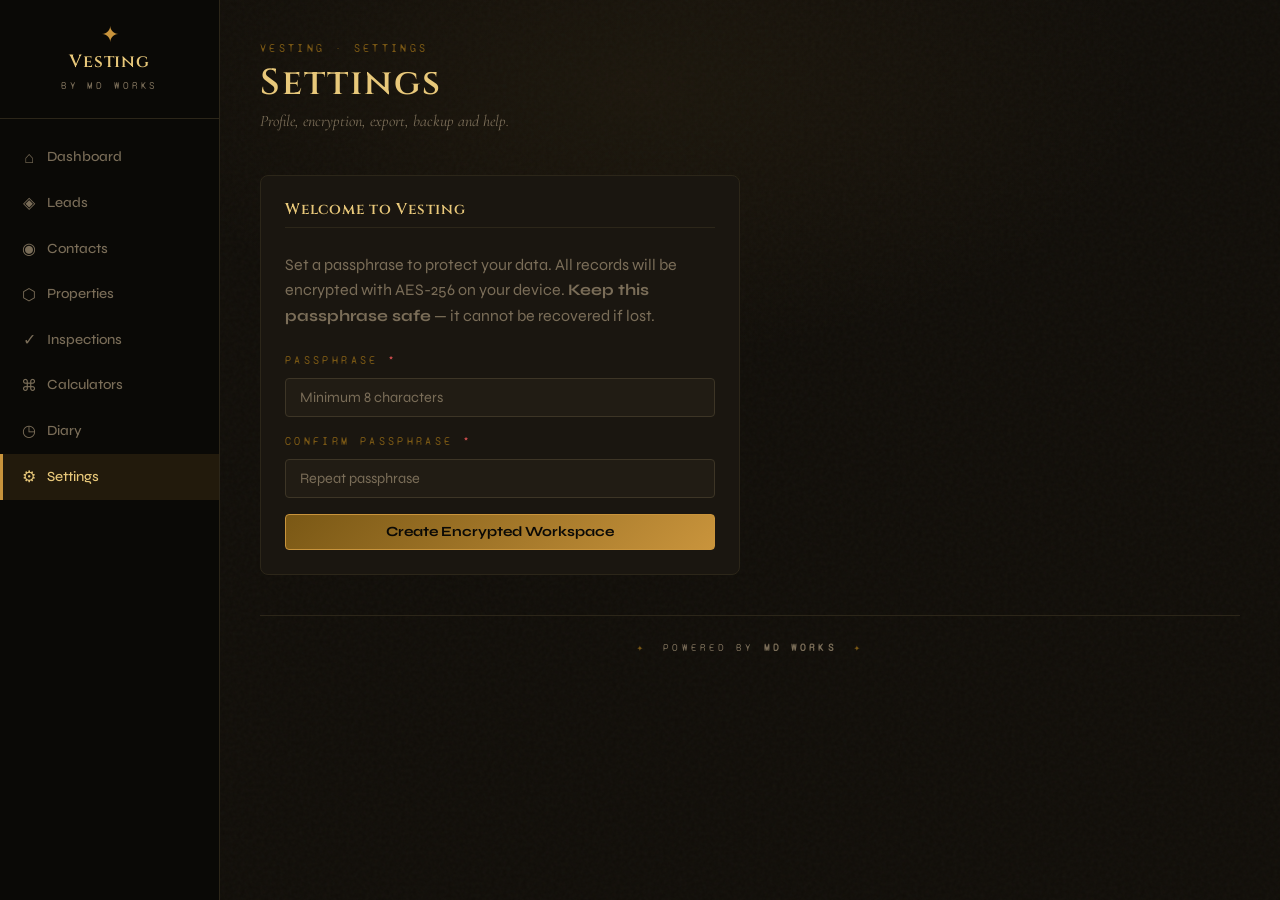
<file: inspection-form.html>
<!DOCTYPE html>
<html lang="en">
<head>
  <meta charset="UTF-8" />
  <meta name="viewport" content="width=device-width, initial-scale=1.0" />
  <meta name="theme-color" content="#c9943c" />
  <title>Inspection — Vesting</title>
  <link rel="manifest" href="manifest.json" />
  <link rel="stylesheet" href="css/style.css" />
  <style>
    /* Visually hidden but still a real, clickable element on screen —
       Android Chrome silently blocks .click() on display:none file inputs. */
    /* Full-size, visually invisible (not zero-size/clipped) — some Android
       Chrome builds drop zero-dimension elements from the tap-target /
       accessibility tree in regular browser tabs (though not in installed
       standalone PWAs, which is why this only broke in tab mode). Keeping
       the input at real size, nested inside and exactly overlapping its
       label, guarantees Chrome always has a genuine tappable target. */
    .room-add-photo { position: relative; }

    .file-input-hidden {
      position: absolute;
      inset: 0;
      width: 100%;
      height: 100%;
      opacity: 0;
      margin: 0;
      padding: 0;
      border: 0;
      cursor: pointer;
    }

    .sig-canvas {
      border: 1px solid var(--md-border-lt);
      border-radius: var(--md-radius);
      background: #ffffff;
      cursor: crosshair;
      display: block;
      width: 100%;
      height: 160px;
      touch-action: none;
    }

    .sig-block {
      display: flex;
      flex-direction: column;
      gap: var(--spacing-sm);
    }

    .sig-actions {
      display: flex;
      gap: var(--spacing-xs);
      align-items: center;
    }

    .sig-signed {
      font-size: .75rem;
      color: var(--md-success);
    }

    .room-photo-grid {
      display: grid;
      grid-template-columns: repeat(auto-fill, minmax(80px, 1fr));
      gap: var(--spacing-xs);
      margin-top: var(--spacing-sm);
    }

    .room-photo-thumb {
      position: relative;
      aspect-ratio: 4/3;
      border-radius: var(--md-radius-sm);
      overflow: hidden;
      border: 1px solid var(--md-border);
    }

    .room-photo-thumb img {
      width: 100%;
      height: 100%;
      object-fit: cover;
    }

    .room-photo-thumb__remove {
      position: absolute;
      top: 2px;
      right: 2px;
      background: rgba(0,0,0,.75);
      border: none;
      border-radius: 50%;
      color: var(--md-danger);
      width: 20px;
      height: 20px;
      font-size: .8rem;
      cursor: pointer;
      display: flex;
      align-items: center;
      justify-content: center;
      opacity: 0;
      transition: opacity var(--transition);
    }

    .room-photo-thumb:hover .room-photo-thumb__remove { opacity: 1; }

    .room-add-photo {
      aspect-ratio: 4/3;
      border: 1px dashed var(--md-border-lt);
      border-radius: var(--md-radius-sm);
      display: flex;
      align-items: center;
      justify-content: center;
      cursor: pointer;
      color: var(--md-muted);
      font-size: 1.2rem;
      transition: all var(--transition);
    }

    .room-add-photo:hover {
      border-color: var(--md-gold);
      color: var(--md-gold);
    }

    /* ── 120-point buyer inspection ── */
    .buyer120-summary {
      display: flex;
      flex-wrap: wrap;
      gap: var(--spacing-md);
      margin-bottom: var(--spacing-md);
      font-size: .85rem;
      color: var(--md-muted);
    }
    .buyer120-summary__stat strong { color: var(--md-ink); font-size: 1rem; }
    .buyer120-summary__stat--fail strong { color: var(--md-danger); }
    .buyer120-summary__stat--monitor strong { color: #d4a017; }
    .buyer120-summary__stat--cost strong { color: var(--md-gold-dk); }

    .zone-tabs-wrap {
      display: flex;
      gap: var(--spacing-xs);
      overflow-x: auto;
      padding-bottom: var(--spacing-sm);
      margin-bottom: var(--spacing-md);
      -webkit-overflow-scrolling: touch;
    }
    .zone-tabs-wrap::-webkit-scrollbar { display: none; }

    .zone-tab {
      flex: 0 0 auto;
      padding: var(--spacing-xs) var(--spacing-sm);
      border-radius: var(--md-radius-sm);
      border: 1px solid var(--md-border-lt);
      background: transparent;
      color: var(--md-muted);
      font-size: .8rem;
      white-space: nowrap;
      cursor: pointer;
      transition: all var(--transition);
    }
    .zone-tab--active { background: var(--md-gold); border-color: var(--md-gold); color: #1a1a1a; font-weight: 600; }
    .zone-tab__badge { font-size: .7rem; opacity: .8; margin-left: 4px; }

    .b120-item {
      border: 1px solid var(--md-border-lt);
      border-radius: var(--md-radius);
      padding: var(--spacing-sm);
      margin-bottom: var(--spacing-sm);
    }
    .b120-item__name { font-size: .85rem; font-weight: 500; margin-bottom: var(--spacing-xs); }
    .b120-status-row {
      display: flex;
      gap: var(--spacing-xs);
      flex-wrap: wrap;
      margin-bottom: var(--spacing-xs);
    }
    .b120-status-btn {
      flex: 1;
      min-width: 64px;
      padding: 6px 4px;
      border-radius: var(--md-radius-sm);
      border: 1px solid var(--md-border-lt);
      background: transparent;
      font-size: .72rem;
      font-weight: 600;
      text-transform: uppercase;
      letter-spacing: .04em;
      cursor: pointer;
      color: var(--md-muted);
    }
    .b120-status-btn--pass.is-active    { background: var(--md-success); border-color: var(--md-success); color: #fff; }
    .b120-status-btn--fail.is-active    { background: var(--md-danger); border-color: var(--md-danger); color: #fff; }
    .b120-status-btn--monitor.is-active { background: #d4a017; border-color: #d4a017; color: #fff; }
    .b120-status-btn--na.is-active      { background: var(--md-muted); border-color: var(--md-muted); color: #fff; }

    .b120-item__details { display: none; gap: var(--spacing-xs); }
    .b120-item__details.is-open { display: grid; grid-template-columns: 1fr 120px; gap: var(--spacing-xs); margin-top: var(--spacing-xs); }
    .b120-item__details textarea { grid-column: 1 / -1; }

    /* PDF print styles */
    @media print {
      .no-print { display: none !important; }
      .page-content { padding: 0; margin: 0; }
      .form-section { border: 1px solid #ccc; page-break-inside: avoid; }
      body { background: white; color: black; font-size: 12px; }
      h1, h2, h3, h4 { color: black; }
      .checklist-item { border: 1px solid #ccc; }
      .sig-canvas { border: 1px solid #999; background: white; }
    }
  </style>
</head>
<body>

<div class="app-shell">

  <nav id="vesting-nav" class="no-print"></nav>

  <main class="page-content">

    <header class="page-header no-print">
      <p class="page-header__eyebrow">Vesting · Inspections</p>
      <h1 class="page-header__title" id="page-title">New Inspection</h1>
      <p class="page-header__subtitle" id="address-preview">Complete the form below.</p>
      <div class="page-header__actions">
        <a href="inspections.html" class="btn btn--ghost">← Back</a>
        <button type="button" class="btn btn--gold" id="btn-generate-pdf">Generate PDF</button>
      </div>
    </header>

    <form id="inspection-form" novalidate>

      <!-- ── 1. Property & Type ─────────────────────────────────────────── -->
      <div class="form-section">
        <h3 class="form-section__title">1. Property &amp; Inspection Details</h3>
        <div class="form-grid">

          <div class="form-group form-group--full">
            <label for="propertyAddress">Property Address <span style="color:var(--md-danger)">*</span></label>
            <input type="text" id="propertyAddress" placeholder="12 Beach Road, Umhlanga Rocks" />
            <p class="text-sm text-muted" style="margin-top:4px;">
              Or <a href="#" id="link-select-property">select from your properties ▾</a>
            </p>
            <select id="property-select" style="display:none; margin-top:var(--spacing-sm);">
              <option value="">— Select a property —</option>
            </select>
          </div>

          <div class="form-group">
            <label for="type">Inspection Type <span style="color:var(--md-danger)">*</span></label>
            <select id="type">
              <option value="">Select…</option>
              <option value="entry">Entry Inspection</option>
              <option value="exit">Exit Inspection</option>
              <option value="new-listing">New Listing</option>
              <option value="buyer-120">120-Point Buyer Inspection</option>
            </select>
          </div>

          <div class="form-group">
            <label for="date">Inspection Date <span style="color:var(--md-danger)">*</span></label>
            <input type="date" id="date" />
          </div>

          <div class="form-group">
            <label for="agentName">Agent Name</label>
            <input type="text" id="agentName" placeholder="Your full name" />
          </div>

          <div class="form-group">
            <label for="tenantName" id="label-tenantName">Tenant / Occupant Name</label>
            <input type="text" id="tenantName" placeholder="John Doe" />
          </div>

          <div class="form-group">
            <label for="tenantPhone" id="label-tenantPhone">Tenant Phone</label>
            <input type="tel" id="tenantPhone" placeholder="+27 82 000 0000" />
          </div>

          <div class="form-group">
            <label for="witness1" id="label-witness1">Witness 1</label>
            <input type="text" id="witness1" placeholder="Full name" />
          </div>

          <div class="form-group" id="witness2-group">
            <label for="witness2">Witness 2 (optional)</label>
            <input type="text" id="witness2" placeholder="Full name" />
          </div>

        </div>
      </div>

      <!-- ── 2. Room-by-Room Checklist (entry / exit / new-listing) ──────── -->
      <div class="form-section" id="room-checklist-section">
        <h3 class="form-section__title">2. Room-by-Room Checklist</h3>
        <div id="checklist-container">
          <!-- Rendered by JS -->
        </div>
      </div>

      <!-- ── 3. Meter Readings (entry / exit / new-listing) ──────────────── -->
      <div class="form-section" id="meter-section">
        <h3 class="form-section__title">3. Meter Readings</h3>
        <div class="meter-grid" id="meter-grid">
          <!-- Rendered by JS -->
        </div>
      </div>

      <!-- ── 2b. 120-Point Buyer Inspection Checklist ─────────────────────── -->
      <div class="form-section" id="buyer120-section" style="display:none;">
        <h3 class="form-section__title">2. 120-Point Buyer Inspection</h3>
        <div class="buyer120-summary" id="buyer120-summary">
          <span class="buyer120-summary__stat"><strong id="b120-pass">0</strong> Pass</span>
          <span class="buyer120-summary__stat buyer120-summary__stat--fail"><strong id="b120-fail">0</strong> Fail</span>
          <span class="buyer120-summary__stat buyer120-summary__stat--monitor"><strong id="b120-monitor">0</strong> Monitor</span>
          <span class="buyer120-summary__stat buyer120-summary__stat--cost">Est. repairs: R<strong id="b120-total-cost">0</strong></span>
        </div>
        <div class="zone-tabs-wrap" id="zone-tabs">
          <!-- Rendered by JS -->
        </div>
        <div id="zone-items-container">
          <!-- Rendered by JS -->
        </div>
      </div>

      <!-- ── 4. General Notes ───────────────────────────────────────────── -->
      <div class="form-section">
        <h3 class="form-section__title">4. General Notes</h3>
        <div class="form-group">
          <label for="generalNotes">Additional observations, keys handed over, special conditions…</label>
          <textarea id="generalNotes" rows="5" placeholder="e.g. 2 keys handed over, remote for gate provided, stoep light not working…"></textarea>
        </div>
      </div>

      <!-- ── 5. All Photos ──────────────────────────────────────────────── -->
      <div class="form-section">
        <h3 class="form-section__title">5. Photo Summary</h3>
        <p class="text-sm text-muted mb-md">All photos attached to this inspection, grouped by room.</p>
        <div id="all-photos-grid"></div>
      </div>

      <!-- ── 6. Signatures ──────────────────────────────────────────────── -->
      <div class="form-section">
        <h3 class="form-section__title">6. Signatures</h3>
        <p class="text-sm text-muted mb-md">Draw signatures in the boxes below. Use a stylus or finger on mobile.</p>

        <div style="display:grid; grid-template-columns: repeat(auto-fit, minmax(260px, 1fr)); gap:var(--spacing-lg);">

          <div class="sig-block">
            <label>Agent Signature</label>
            <canvas class="sig-canvas" id="sig-agent" width="400" height="160"></canvas>
            <div class="sig-actions">
              <button type="button" class="btn btn--ghost btn--sm" onclick="clearSig('agent')">Clear</button>
              <span class="sig-signed" id="sig-agent-status"></span>
            </div>
          </div>

          <div class="sig-block">
            <label id="label-sig-tenant">Tenant / Occupant Signature</label>
            <canvas class="sig-canvas" id="sig-tenant" width="400" height="160"></canvas>
            <div class="sig-actions">
              <button type="button" class="btn btn--ghost btn--sm" onclick="clearSig('tenant')">Clear</button>
              <span class="sig-signed" id="sig-tenant-status"></span>
            </div>
          </div>

          <div class="sig-block">
            <label id="label-sig-witness1">Witness 1 Signature</label>
            <canvas class="sig-canvas" id="sig-witness1" width="400" height="160"></canvas>
            <div class="sig-actions">
              <button type="button" class="btn btn--ghost btn--sm" onclick="clearSig('witness1')">Clear</button>
              <span class="sig-signed" id="sig-witness1-status"></span>
            </div>
          </div>

          <div class="sig-block" id="sig-witness2-block">
            <label>Witness 2 Signature <span class="text-muted">(optional)</span></label>
            <canvas class="sig-canvas" id="sig-witness2" width="400" height="160"></canvas>
            <div class="sig-actions">
              <button type="button" class="btn btn--ghost btn--sm" onclick="clearSig('witness2')">Clear</button>
              <span class="sig-signed" id="sig-witness2-status"></span>
            </div>
          </div>

        </div>
      </div>

      <!-- ── Form actions ───────────────────────────────────────────────── -->
      <div class="flex gap-sm no-print" style="flex-wrap:wrap;">
        <button type="submit" class="btn btn--gold btn--lg" id="btn-save">Save as Draft</button>
        <button type="button" class="btn btn--success btn--lg" id="btn-complete">Mark Complete</button>
        <a href="inspections.html" class="btn btn--ghost btn--lg">Cancel</a>
        <button type="button" class="btn btn--danger btn--lg" id="btn-delete" style="display:none;margin-left:auto;">Delete</button>
      </div>

    </form>

    <footer id="vesting-footer" class="no-print"></footer>

  </main>
</div>

<!-- Hidden file inputs per room (created dynamically) -->

<script src="js/db.js"></script>
<script src="js/crypto.js"></script>
<script src="js/app.js"></script>
<script>
;(async () => {

  await App.init()
  const ready = await App.requireUnlock()
  if (!ready) return

  // ── Constants ─────────────────────────────────────────────────────────────
  const ROOMS = [
    { key: 'lounge',   label: 'Lounge / Living Room' },
    { key: 'kitchen',  label: 'Kitchen' },
    { key: 'mainBed',  label: 'Main Bedroom' },
    { key: 'bed2',     label: 'Bedroom 2' },
    { key: 'bed3',     label: 'Bedroom 3' },
    { key: 'bathroom', label: 'Bathroom / En-suite' },
    { key: 'garage',   label: 'Garage / Parking' },
    { key: 'garden',   label: 'Garden / Outdoor' },
    { key: 'exterior', label: 'Exterior / Building' }
  ]

  const METERS = ['electricity', 'water', 'gas']

  // 120-point buyer inspection zones. Ported from the Elysium Works
  // inspection app — extend with the remaining zones (Plumbing, Electrical,
  // Ceilings & Floors, Interior Walls, HVAC/Geysers, Garden & Boundary)
  // as those item lists are finalised.
  const ZONES = [
    { name: 'Roof & Attic', icon: '🏠', items: [
      'Roof covering condition (tiles/sheeting)', 'Ridge cap and mortar joints',
      'Roof battens and purlins visible', 'Attic ventilation and airflow',
      'Roof structure — rafters and trusses', 'Signs of water ingress or staining',
      'Insulation presence and condition', 'Access hatch condition',
      'Skylights or vents sealed correctly', 'Verge and fascia boards',
      'Sarking / underlay where applicable', 'Overall roof pitch and alignment',
      'Evidence of pest or bird nesting', 'TV antenna / solar mounting fixings',
      'Chimney flashing and condition' ] },
    { name: 'Gutters & Drainage', icon: '🌧️', items: [
      'Gutter alignment and fall direction', 'Gutter joints — sealed and watertight',
      'Downpipe connections and fixings', 'Downpipe discharge points',
      'Gutter debris and blockage', 'Fascia boards behind gutters',
      'Stormwater drain inlets clear', 'Pooling water around foundation',
      'Ground slope away from structure', 'Splash aprons at downpipes' ] },
    { name: 'Exterior Walls', icon: '🧱', items: [
      'Plaster condition — cracks or spalling', 'Paint condition and moisture bubbling',
      'Wall tie failure indicators', 'Horizontal cracking in mortar courses',
      'Diagonal cracking at openings', 'Efflorescence (salt staining)',
      'Damp penetration marks', 'Vents and airbricks present and clear',
      'Wall-to-roof junction sealed', 'Expansion joints present where needed',
      'DPC (damp proof course) visible/intact', 'Surface coating integrity',
      'Structural bulging or bowing', 'Cladding or capping details',
      'General weatherproofing condition' ] },
    { name: 'Windows & Doors', icon: '🚪', items: [
      'Frame condition — timber/aluminium', 'Glazing sealed and intact',
      'Putty or sealant around glass', 'Opening and closing operation smooth',
      'Locks and handles functional', 'Security bars fitted and fixed',
      'Sill weatherproofing and slope', 'Lintels above openings intact',
      'Flashing above frames', 'Gap between frame and wall sealed',
      'Door threshold and weather strip', 'Hinges and closers functional',
      'Window stays and restrictors', 'Safety glazing where required',
      'Fly screens present and intact' ] },
    { name: 'Foundation & Structure', icon: '🏗️', items: [
      'Visible foundation crack patterns', 'Step cracking in brickwork',
      'Differential settlement signs', 'Sub-floor ventilation (if timber floor)',
      'Rising damp indicators at base', 'Retaining walls — condition and drainage',
      'Basement or undercroft condition', 'Visible structural beams and columns',
      'Evidence of previous underpinning', 'Soil condition around perimeter' ] },
    { name: 'Garage', icon: '🚗', items: [
      'Garage door operation and balance', 'Door motor and remote function',
      'Door seals — floor and sides', 'Garage floor slab — cracks or heaving',
      'Internal access door to house', 'Garage ventilation',
      'Electrical outlets and lighting', 'Roof of garage structure',
      'Water or oil staining on floor', 'Storage area and shelving condition' ] },
    { name: 'Kitchen', icon: '🍳', items: [
      'Cabinet door and drawer operation', 'Cabinet box condition — moisture damage',
      'Countertop joints and sealing', 'Sink seals and basin drain',
      'Mixer tap operation and leaks', 'Splash back — grouting and sealing',
      'Extractor fan operation', 'Plumbing below sink — no active leaks',
      'Geyser / HWC proximity plumbing', 'Electrical outlet positions (away from water)',
      'Appliance connections — safe and sealed', 'Floor condition at base of cabinets',
      'Overhead cabinet fixings to wall', 'Pantry or larder condition',
      'Light fitting above work surfaces' ] },
    { name: 'Bathrooms', icon: '🚿', items: [
      'Bath / shower tray condition', 'Shower screen or curtain rail',
      'All tiling — grouted and sealed', 'Silicone at bath / shower edges',
      'Basin — condition and fixings', 'Toilet pan — stable, no movement',
      'Toilet flush mechanism', 'Cistern — no running or leaking',
      'Bathroom extractor / ventilation', 'Water pressure at fixtures',
      'Hot water reaching bathroom', 'Waste pipes — draining freely',
      'Floor drain present and clear', 'Moisture on walls or ceiling',
      'Mirror cabinet and fittings fixed' ] }
  ]
  const TOTAL_B120_ITEMS = ZONES.reduce((s, z) => s + z.items.length, 0)

  // ── State ─────────────────────────────────────────────────────────────────
  const params    = new URLSearchParams(window.location.search)
  const editId    = params.get('id')
  const pdfMode   = params.get('pdf') === '1'
  const presetPropId = params.get('propertyId')
  const isEdit    = !!editId
  let   existing  = null

  // checklist photo state: { roomKey: [{ id, data, mimeType, isNew }] }
  const roomPhotos  = {}
  ROOMS.forEach(r => { roomPhotos[r.key] = [] })

  // meter photo state: { meter: { id, data, mimeType, isNew } | null }
  const meterPhotos = { electricity: null, water: null, gas: null }

  // 120-point buyer inspection state, keyed by "zoneName::itemName":
  // { status: 'pass'|'fail'|'monitor'|'na'|'', notes: '', cost: 0, photos: [{id,data,mimeType,isNew}] }
  const buyerItems = {}
  ZONES.forEach(z => z.items.forEach(item => {
    buyerItems[`${z.name}::${item}`] = { status: '', notes: '', cost: 0, photos: [] }
  }))
  let activeZoneIdx = 0

  // ── Edit mode ─────────────────────────────────────────────────────────────
  if (isEdit) {
    document.getElementById('page-title').textContent = 'Edit Inspection'
    document.getElementById('btn-delete').style.display = 'inline-flex'

    try {
      existing = await Crypto.getDecrypted('inspections', editId)
      if (!existing) {
        App.toast('Inspection not found.', 'danger')
        setTimeout(() => { window.location.href = 'inspections.html' }, 1500)
        return
      }
    } catch (err) {
      console.error(err)
      App.toast('Could not load inspection.', 'danger')
    }
  }

  // ── Load agent name default ───────────────────────────────────────────────
  const agentName = await DB.getSetting('agentName')
  if (agentName && !isEdit) {
    document.getElementById('agentName').value = agentName
  }

  // ── Default date = today ──────────────────────────────────────────────────
  if (!isEdit) {
    document.getElementById('date').value = new Date().toISOString().split('T')[0]
  }

  // ── Property selector ─────────────────────────────────────────────────────
  const allProperties = await Crypto.getAllDecrypted('properties')

  const propSelect = document.getElementById('property-select')
  allProperties.forEach(p => {
    const opt = document.createElement('option')
    opt.value       = p.id
    opt.textContent = `${p.address}${p.suburb ? ', ' + p.suburb : ''}`
    propSelect.appendChild(opt)
  })

  document.getElementById('link-select-property').addEventListener('click', e => {
    e.preventDefault()
    propSelect.style.display = propSelect.style.display === 'none' ? 'block' : 'none'
  })

  propSelect.addEventListener('change', () => {
    const prop = allProperties.find(p => p.id === propSelect.value)
    if (prop) {
      const addr = [prop.address, prop.suburb, prop.city].filter(Boolean).join(', ')
      document.getElementById('propertyAddress').value = addr
      document.getElementById('address-preview').textContent = addr
    }
  })

  // Pre-select property from URL param
  if (presetPropId) {
    const prop = allProperties.find(p => p.id === presetPropId)
    if (prop) {
      const addr = [prop.address, prop.suburb, prop.city].filter(Boolean).join(', ')
      document.getElementById('propertyAddress').value = addr
      document.getElementById('address-preview').textContent = addr
      propSelect.value = presetPropId
    }
  }

  // Live address preview
  document.getElementById('propertyAddress').addEventListener('input', () => {
    const v = document.getElementById('propertyAddress').value.trim()
    document.getElementById('address-preview').textContent = v || 'Complete the form below.'
  })

  // ── Render checklist ──────────────────────────────────────────────────────
  function renderChecklist (savedChecklist = {}) {
    const container = document.getElementById('checklist-container')
    container.innerHTML = ''

    ROOMS.forEach(room => {
      const saved = savedChecklist[room.key] || {}
      const cond  = saved.condition || ''
      const notes = saved.notes || ''

      const item = document.createElement('div')
      item.className  = 'checklist-item'
      item.dataset.room = room.key
      item.innerHTML = `
        <div class="checklist-item__header">
          <span class="checklist-item__room">${room.label}</span>
          <div class="condition-radios">
            ${['good','fair','poor'].map(c => `
              <label class="condition-radio condition-radio--${c}">
                <input type="radio" name="cond-${room.key}" value="${c}" ${cond === c ? 'checked' : ''} />
                ${c.charAt(0).toUpperCase() + c.slice(1)}
              </label>
            `).join('')}
          </div>
        </div>
        <div class="form-group">
          <label for="notes-${room.key}">Notes</label>
          <textarea id="notes-${room.key}" rows="2" placeholder="Condition details, damage, repairs needed…">${notes}</textarea>
        </div>
        <div>
          <label style="margin-bottom:var(--spacing-xs);">Photos</label>
          <div class="room-photo-grid" id="room-photos-${room.key}">
            <label class="room-add-photo" for="room-photo-input-${room.key}" title="Add photo">
              +
              <input type="file" id="room-photo-input-${room.key}" accept="image/*" multiple class="file-input-hidden" />
            </label>
          </div>
        </div>
      `
      container.appendChild(item)

      // Handle room photo input
      document.getElementById(`room-photo-input-${room.key}`)
        .addEventListener('change', e => handleRoomPhotoInput(e, room.key))

      // Load existing photos for this room
      if (saved.photoIds && saved.photoIds.length > 0) {
        saved.photoIds.forEach(async pid => {
          try {
            const photo = await DB.get('photos', pid)
            if (photo) {
              roomPhotos[room.key].push({ id: pid, data: photo.data, mimeType: photo.mimeType, isNew: false })
              addRoomThumb(room.key, pid, `data:${photo.mimeType};base64,${photo.data}`, false)
            }
          } catch { /* skip */ }
        })
      }
    })
  }

  // ── 120-point buyer inspection: render & interaction ─────────────────────
  function renderZoneTabs () {
    const wrap = document.getElementById('zone-tabs')
    wrap.innerHTML = ZONES.map((z, i) => {
      const doneCount = z.items.filter(item => buyerItems[`${z.name}::${item}`].status).length
      return `<button type="button" class="zone-tab ${i === activeZoneIdx ? 'zone-tab--active' : ''}" data-zone="${i}">
        ${z.icon} ${z.name} <span class="zone-tab__badge">${doneCount}/${z.items.length}</span>
      </button>`
    }).join('')
    wrap.querySelectorAll('.zone-tab').forEach(btn => {
      btn.addEventListener('click', () => {
        activeZoneIdx = parseInt(btn.dataset.zone, 10)
        renderZoneTabs()
        renderZoneItems()
      })
    })
  }

  function renderZoneItems () {
    const zone      = ZONES[activeZoneIdx]
    const container = document.getElementById('zone-items-container')
    container.innerHTML = ''

    zone.items.forEach(itemName => {
      const key   = `${zone.name}::${itemName}`
      const state = buyerItems[key]

      const card = document.createElement('div')
      card.className = 'b120-item'
      card.innerHTML = `
        <div class="b120-item__name">${itemName}</div>
        <div class="b120-status-row">
          ${['pass','fail','monitor','na'].map(s => `
            <button type="button" class="b120-status-btn b120-status-btn--${s} ${state.status === s ? 'is-active' : ''}" data-status="${s}">${s}</button>
          `).join('')}
        </div>
        <div class="b120-item__details ${state.status && state.status !== 'pass' ? 'is-open' : ''}">
          <textarea rows="2" class="b120-notes" placeholder="Notes on the issue found…">${state.notes || ''}</textarea>
          <input type="number" class="b120-cost" min="0" step="50" placeholder="Est. R" value="${state.cost || ''}" />
        </div>
        <div style="margin-top:var(--spacing-xs);">
          <div class="room-photo-grid b120-photo-grid">
            <label class="room-add-photo" title="Add photo">
              📷
              <input type="file" accept="image/*" multiple class="file-input-hidden b120-photo-input" />
            </label>
          </div>
        </div>
      `

      // Status buttons
      card.querySelectorAll('.b120-status-btn').forEach(btn => {
        btn.addEventListener('click', () => {
          state.status = state.status === btn.dataset.status ? '' : btn.dataset.status
          renderZoneItems()
          renderZoneTabs()
          updateBuyer120Summary()
        })
      })

      // Notes / cost
      card.querySelector('.b120-notes').addEventListener('input', e => { state.notes = e.target.value })
      card.querySelector('.b120-cost').addEventListener('input', e => {
        state.cost = parseFloat(e.target.value) || 0
        updateBuyer120Summary()
      })

      // Photos
      const photoGrid = card.querySelector('.b120-photo-grid')
      state.photos.forEach(p => addB120Thumb(photoGrid, key, p.id, `data:${p.mimeType};base64,${p.data}`))

      card.querySelector('.b120-photo-input').addEventListener('change', async e => {
        const files = Array.from(e.target.files)
        for (const file of files) {
          if (!file.type.startsWith('image/')) continue
          try {
            const base64 = await fileToBase64(file)
            const id     = App.uuid()
            state.photos.push({ id, data: base64, mimeType: file.type, isNew: true })
            addB120Thumb(photoGrid, key, id, `data:${file.type};base64,${base64}`)
          } catch { App.toast('Could not read photo.', 'danger') }
        }
        e.target.value = ''
      })

      container.appendChild(card)
    })
  }

  function addB120Thumb (grid, key, id, src) {
    const addBtn = grid.querySelector('.room-add-photo')
    const thumb  = document.createElement('div')
    thumb.className  = 'room-photo-thumb'
    thumb.dataset.id = id
    thumb.innerHTML  = `
      <img src="${src}" alt="Inspection photo" />
      <button type="button" class="room-photo-thumb__remove" data-remove="${id}">&times;</button>
    `
    thumb.querySelector('[data-remove]').addEventListener('click', () => {
      buyerItems[key].photos = buyerItems[key].photos.filter(p => p.id !== id)
      thumb.remove()
    })
    grid.insertBefore(thumb, addBtn)
  }

  function updateBuyer120Summary () {
    let pass = 0, fail = 0, monitor = 0, cost = 0
    Object.values(buyerItems).forEach(s => {
      if (s.status === 'pass') pass++
      else if (s.status === 'fail') fail++
      else if (s.status === 'monitor') monitor++
      cost += s.cost || 0
    })
    document.getElementById('b120-pass').textContent = pass
    document.getElementById('b120-fail').textContent = fail
    document.getElementById('b120-monitor').textContent = monitor
    document.getElementById('b120-total-cost').textContent = cost.toLocaleString('en-ZA')
  }

  function renderBuyer120 () {
    renderZoneTabs()
    renderZoneItems()
    updateBuyer120Summary()
  }

  async function populateBuyer120 (saved = {}) {
    for (const [key, s] of Object.entries(saved)) {
      if (!buyerItems[key]) continue
      buyerItems[key].status = s.status || ''
      buyerItems[key].notes  = s.notes || ''
      buyerItems[key].cost   = s.cost || 0
      buyerItems[key].photos = []
      // Sequential + awaited, matching property-form.html's loadPhotos()
      // pattern — thumbnails must not be rendered until real photo data
      // has come back from IndexedDB, or the <img> src ends up pointing
      // at "[data-uri]".
      for (const pid of (s.photoIds || [])) {
        try {
          const photo = await DB.get('photos', pid)
          if (photo) {
            buyerItems[key].photos.push({ id: pid, data: photo.data, mimeType: photo.mimeType, isNew: false })
          }
        } catch { /* skip missing photo */ }
      }
    }
  }

  // ── Toggle sections based on inspection type ──────────────────────────────
  function toggleSectionsForType () {
    const isB120 = document.getElementById('type').value === 'buyer-120'
    document.getElementById('room-checklist-section').style.display = isB120 ? 'none' : ''
    document.getElementById('meter-section').style.display = isB120 ? 'none' : ''
    document.getElementById('buyer120-section').style.display = isB120 ? '' : 'none'
    if (isB120) renderBuyer120()

    // A buyer's due-diligence report doesn't have a tenant or move-in
    // witnesses — relabel those fields to fit, and hide what genuinely
    // doesn't apply (Witness 2 / its signature) rather than leaving
    // tenancy-specific language on a property purchase report.
    document.getElementById('label-tenantName').textContent  = isB120 ? 'Buyer Name'  : 'Tenant / Occupant Name'
    document.getElementById('label-tenantPhone').textContent = isB120 ? 'Buyer Phone' : 'Tenant Phone'
    document.getElementById('label-witness1').textContent    = isB120 ? 'Inspector Name' : 'Witness 1'
    document.getElementById('witness2-group').style.display  = isB120 ? 'none' : ''

    document.getElementById('label-sig-tenant').textContent   = isB120 ? 'Buyer Signature' : 'Tenant / Occupant Signature'
    document.getElementById('label-sig-witness1').textContent = isB120 ? 'Inspector Signature' : 'Witness 1 Signature'
    document.getElementById('sig-witness2-block').style.display = isB120 ? 'none' : ''

    document.getElementById('tenantName').placeholder  = isB120 ? 'Jane Buyer' : 'John Doe'
    document.getElementById('witness1').placeholder    = isB120 ? 'Full name of inspector' : 'Full name'
  }

  document.getElementById('type').addEventListener('change', toggleSectionsForType)

  // ── Room photo helpers ────────────────────────────────────────────────────
  // Note: file pickers now open via direct input overlay inside the label,
  // not via JS .click() simulation. This is the most reliable cross-Android
  // approach for native photo/camera selection.

  async function handleRoomPhotoInput (e, roomKey) {
    const files = Array.from(e.target.files)
    for (const file of files) {
      if (!file.type.startsWith('image/')) continue
      try {
        const base64 = await fileToBase64(file)
        const id     = App.uuid()
        roomPhotos[roomKey].push({ id, data: base64, mimeType: file.type, isNew: true })
        addRoomThumb(roomKey, id, `data:${file.type};base64,${base64}`, true)
      } catch { App.toast('Could not read photo.', 'danger') }
    }
    e.target.value = ''
    updatePhotoSummary()
  }

  function addRoomThumb (roomKey, id, src, isNew) {
    const grid    = document.getElementById(`room-photos-${roomKey}`)
    const addBtn  = grid.querySelector('.room-add-photo')
    const thumb   = document.createElement('div')
    thumb.className  = 'room-photo-thumb'
    thumb.dataset.id = id
    thumb.innerHTML  = `
      <img src="${src}" alt="Room photo" />
      <button type="button" class="room-photo-thumb__remove"
        onclick="removeRoomPhoto('${roomKey}','${id}',${isNew})">&times;</button>
    `
    grid.insertBefore(thumb, addBtn)
  }

  window.removeRoomPhoto = function (roomKey, id, isNew) {
    document.querySelector(`#room-photos-${roomKey} [data-id="${id}"]`)?.remove()
    roomPhotos[roomKey] = roomPhotos[roomKey].filter(p => p.id !== id)
    if (!isNew) { DB.delete('photos', id).catch(() => {}) }
    updatePhotoSummary()
  }

  // ── Meter readings ────────────────────────────────────────────────────────
  function renderMeters (savedMeters = {}) {
    const grid = document.getElementById('meter-grid')
    grid.innerHTML = ''

    METERS.forEach(meter => {
      const saved   = savedMeters[meter] || {}
      const reading = saved.reading || ''

      const card = document.createElement('div')
      card.className = 'meter-card'
      card.innerHTML = `
        <div class="form-group">
          <label for="meter-${meter}">${meter.charAt(0).toUpperCase() + meter.slice(1)} Meter</label>
          <input type="text" id="meter-${meter}" value="${reading}" placeholder="e.g. 12345.6 kWh" />
        </div>
        <div style="margin-top:var(--spacing-sm);">
          <div class="room-photo-grid" id="meter-photo-${meter}">
            <label class="room-add-photo" for="meter-photo-input-${meter}" title="Photograph meter">
              📷
              <input type="file" id="meter-photo-input-${meter}" accept="image/*" class="file-input-hidden" />
            </label>
          </div>
        </div>
      `
      grid.appendChild(card)

      document.getElementById(`meter-photo-input-${meter}`)
        .addEventListener('change', e => handleMeterPhotoInput(e, meter))

      // Load existing meter photo
      if (saved.photoId) {
        DB.get('photos', saved.photoId).then(photo => {
          if (photo) {
            meterPhotos[meter] = { id: saved.photoId, data: photo.data, mimeType: photo.mimeType, isNew: false }
            addMeterThumb(meter, saved.photoId, `data:${photo.mimeType};base64,${photo.data}`)
          }
        }).catch(() => {})
      }
    })
  }

  async function handleMeterPhotoInput (e, meter) {
    const file = e.target.files[0]
    if (!file) return
    try {
      // Remove old meter photo
      if (meterPhotos[meter] && !meterPhotos[meter].isNew) {
        DB.delete('photos', meterPhotos[meter].id).catch(() => {})
      }
      const base64 = await fileToBase64(file)
      const id     = App.uuid()
      meterPhotos[meter] = { id, data: base64, mimeType: file.type, isNew: true }
      // Clear previous thumb
      const grid = document.getElementById(`meter-photo-${meter}`)
      grid.querySelectorAll('.room-photo-thumb').forEach(t => t.remove())
      addMeterThumb(meter, id, `data:${file.type};base64,${base64}`)
    } catch { App.toast('Could not read photo.', 'danger') }
    e.target.value = ''
  }

  function addMeterThumb (meter, id, src) {
    const grid   = document.getElementById(`meter-photo-${meter}`)
    const addBtn = grid.querySelector('.room-add-photo')
    const thumb  = document.createElement('div')
    thumb.className  = 'room-photo-thumb'
    thumb.dataset.id = id
    thumb.innerHTML  = `<img src="${src}" alt="Meter photo" />`
    grid.insertBefore(thumb, addBtn)
  }

  // ── Photo summary ─────────────────────────────────────────────────────────
  function updatePhotoSummary () {
    const grid = document.getElementById('all-photos-grid')
    grid.innerHTML = ''

    let total = 0
    ROOMS.forEach(room => {
      const photos = roomPhotos[room.key]
      if (!photos.length) return
      total += photos.length

      const section = document.createElement('div')
      section.style.marginBottom = 'var(--spacing-md)'
      section.innerHTML = `<p class="text-sm" style="color:var(--md-gold-dk);margin-bottom:var(--spacing-xs);font-family:'Syne Mono',monospace;text-transform:uppercase;letter-spacing:.2em;font-size:.65rem;">${room.label}</p>`

      const thumbGrid = document.createElement('div')
      thumbGrid.className = 'photo-gallery'
      photos.forEach(p => {
        const thumb = document.createElement('div')
        thumb.className = 'photo-thumb'
        thumb.innerHTML = `<img src="data:${p.mimeType};base64,${p.data}" alt="${room.label}" />`
        thumbGrid.appendChild(thumb)
      })
      section.appendChild(thumbGrid)
      grid.appendChild(section)
    })

    if (total === 0) {
      grid.innerHTML = '<p class="text-sm text-muted">No photos added yet. Use the camera icons in each room above.</p>'
    }
  }

  // ── Signature pads ────────────────────────────────────────────────────────
  const sigPads = {}

  function initSignaturePad (key) {
    const canvas = document.getElementById(`sig-${key}`)
    const ctx    = canvas.getContext('2d')
    let drawing  = false
    let lastX = 0, lastY = 0

    function getPos (e) {
      const rect = canvas.getBoundingClientRect()
      const src  = e.touches ? e.touches[0] : e
      return {
        x: (src.clientX - rect.left) * (canvas.width  / rect.width),
        y: (src.clientY - rect.top)  * (canvas.height / rect.height)
      }
    }

    ctx.strokeStyle = '#000000'
    ctx.lineWidth   = 2
    ctx.lineCap     = 'round'
    ctx.lineJoin    = 'round'

    // Fill with white so the exported PNG has a real white background
    // (black ink on white — correct for printed/scanned signatures).
    function fillWhite () {
      ctx.fillStyle = '#ffffff'
      ctx.fillRect(0, 0, canvas.width, canvas.height)
      ctx.fillStyle = '#000000' // restore for any fill use elsewhere (unused, but safe)
    }
    fillWhite()

    canvas.addEventListener('mousedown',  e => { drawing = true;  const p = getPos(e); lastX = p.x; lastY = p.y })
    canvas.addEventListener('mousemove',  e => { if (!drawing) return; draw(e) })
    canvas.addEventListener('mouseup',    () => { drawing = false; markSigned(key) })
    canvas.addEventListener('mouseleave', () => { drawing = false })
    canvas.addEventListener('touchstart', e => { e.preventDefault(); drawing = true;  const p = getPos(e); lastX = p.x; lastY = p.y }, { passive: false })
    canvas.addEventListener('touchmove',  e => { e.preventDefault(); if (!drawing) return; draw(e) }, { passive: false })
    canvas.addEventListener('touchend',   e => { e.preventDefault(); drawing = false; markSigned(key) }, { passive: false })

    function draw (e) {
      const p = getPos(e)
      ctx.beginPath()
      ctx.moveTo(lastX, lastY)
      ctx.lineTo(p.x, p.y)
      ctx.stroke()
      lastX = p.x; lastY = p.y
    }

    sigPads[key] = {
      canvas,
      ctx,
      clear () {
        fillWhite()
        document.getElementById(`sig-${key}-status`).textContent = ''
      },
      toDataURL () { return canvas.toDataURL('image/png') },
      isEmpty () {
        // Compare against a blank white canvas — any non-white pixel means signed.
        const data = ctx.getImageData(0, 0, canvas.width, canvas.height).data
        for (let i = 0; i < data.length; i += 4) {
          // If any pixel isn't white (255,255,255) with full alpha, it's signed.
          if (data[i] !== 255 || data[i + 1] !== 255 || data[i + 2] !== 255) return false
        }
        return true
      },
      loadFromDataURL (url) {
        const img = new Image()
        img.onload = () => {
          fillWhite()
          ctx.drawImage(img, 0, 0, canvas.width, canvas.height)
        }
        img.src = url
      }
    }
  }

  function markSigned (key) {
    if (!sigPads[key].isEmpty()) {
      document.getElementById(`sig-${key}-status`).textContent = '✓ Signed'
    }
  }

  window.clearSig = function (key) {
    sigPads[key].clear()
  }

  // Init all pads
  ;['agent','tenant','witness1','witness2'].forEach(initSignaturePad)

  // ── Populate form (edit mode) ─────────────────────────────────────────────
  async function populateForm (insp) {
    const fields = ['propertyAddress','type','agentName','tenantName','tenantPhone','generalNotes']
    fields.forEach(f => {
      const el = document.getElementById(f)
      if (el && insp[f]) el.value = insp[f]
    })

    if (insp.date) document.getElementById('date').value = insp.date.split('T')[0]

    if (insp.witnessNames) {
      if (insp.witnessNames[0]) document.getElementById('witness1').value = insp.witnessNames[0]
      if (insp.witnessNames[1]) document.getElementById('witness2').value = insp.witnessNames[1]
    }

    if (insp.propertyAddress) {
      document.getElementById('address-preview').textContent = insp.propertyAddress
    }

    // Populate checklist
    renderChecklist(insp.checklist || {})
    renderMeters(insp.meters || {})
    if (insp.type === 'buyer-120') await populateBuyer120(insp.buyerChecklist || {})

    // Load signatures
    if (insp.signatures) {
      ;['agent','tenant','witness1','witness2'].forEach(key => {
        if (insp.signatures[key]) {
          sigPads[key].loadFromDataURL(insp.signatures[key])
          document.getElementById(`sig-${key}-status`).textContent = '✓ Signed'
        }
      })
    }
  }

  // ── Initial render ────────────────────────────────────────────────────────
  if (isEdit && existing) {
    await populateForm(existing)
  } else {
    renderChecklist()
    renderMeters()
  }
  toggleSectionsForType()

  updatePhotoSummary()

  // ── Collect form data ─────────────────────────────────────────────────────
  function collectFormData () {
    const now = new Date().toISOString()

    // Checklist
    const checklist = {}
    ROOMS.forEach(room => {
      const condEl  = document.querySelector(`input[name="cond-${room.key}"]:checked`)
      const notesEl = document.getElementById(`notes-${room.key}`)
      checklist[room.key] = {
        condition: condEl ? condEl.value : '',
        notes:     notesEl ? notesEl.value.trim() : '',
        photoIds:  roomPhotos[room.key].map(p => p.id)
      }
    })

    // Meters
    const meters = {}
    METERS.forEach(m => {
      meters[m] = {
        reading: document.getElementById(`meter-${m}`)?.value.trim() || '',
        photoId: meterPhotos[m] ? meterPhotos[m].id : null
      }
    })

    // Signatures
    const signatures = {}
    ;['agent','tenant','witness1','witness2'].forEach(key => {
      signatures[key] = sigPads[key].isEmpty() ? null : sigPads[key].toDataURL()
    })

    // 120-point buyer inspection
    let buyerChecklist = null
    let totalEstimatedRepairCost = 0
    if (document.getElementById('type').value === 'buyer-120') {
      buyerChecklist = {}
      Object.entries(buyerItems).forEach(([key, s]) => {
        buyerChecklist[key] = {
          status:   s.status,
          notes:    s.notes,
          cost:     s.cost || 0,
          photoIds: s.photos.map(p => p.id)
        }
        totalEstimatedRepairCost += s.cost || 0
      })
    }

    return {
      propertyId:      propSelect.value || null,
      propertyAddress: document.getElementById('propertyAddress').value.trim(),
      type:            document.getElementById('type').value,
      date:            document.getElementById('date').value
                         ? new Date(document.getElementById('date').value).toISOString()
                         : now,
      agentName:       document.getElementById('agentName').value.trim(),
      tenantName:      document.getElementById('tenantName').value.trim(),
      tenantPhone:     document.getElementById('tenantPhone').value.trim(),
      witnessNames:    [
        document.getElementById('witness1').value.trim(),
        document.getElementById('witness2').value.trim()
      ].filter(Boolean),
      checklist,
      meters,
      buyerChecklist,
      totalEstimatedRepairCost,
      generalNotes:    document.getElementById('generalNotes').value.trim(),
      signatures,
      updatedAt:       now
    }
  }

  // ── Save photos to DB ─────────────────────────────────────────────────────
  async function persistNewPhotos (inspectionId) {
    // Room photos
    for (const room of ROOMS) {
      for (const photo of roomPhotos[room.key]) {
        if (!photo.isNew) continue
        await DB.put('photos', {
          id:           photo.id,
          propertyId:   null,
          inspectionId: inspectionId,
          data:         photo.data,
          mimeType:     photo.mimeType,
          description:  room.label,
          uploadedAt:   new Date().toISOString(),
          fileSize:     0
        })
        photo.isNew = false
      }
    }
    // Meter photos
    for (const meter of METERS) {
      const mp = meterPhotos[meter]
      if (!mp || !mp.isNew) continue
      await DB.put('photos', {
        id:           mp.id,
        propertyId:   null,
        inspectionId: inspectionId,
        data:         mp.data,
        mimeType:     mp.mimeType,
        description:  `${meter} meter`,
        uploadedAt:   new Date().toISOString(),
        fileSize:     0
      })
      mp.isNew = false
    }
    // 120-point buyer inspection item photos
    for (const [key, state] of Object.entries(buyerItems)) {
      for (const photo of state.photos) {
        if (!photo.isNew) continue
        await DB.put('photos', {
          id:           photo.id,
          propertyId:   null,
          inspectionId: inspectionId,
          data:         photo.data,
          mimeType:     photo.mimeType,
          description:  key,
          uploadedAt:   new Date().toISOString(),
          fileSize:     0
        })
        photo.isNew = false
      }
    }
  }

  // ── Validation ────────────────────────────────────────────────────────────
  function validateForm () {
    const errors = []
    App.form.clearAll('inspection-form')

    if (!document.getElementById('propertyAddress').value.trim()) {
      App.form.error('propertyAddress', 'Property address is required.')
      errors.push('Property address is required.')
    }
    if (!document.getElementById('type').value) {
      App.form.error('type', 'Inspection type is required.')
      errors.push('Inspection type is required.')
    }
    if (!document.getElementById('date').value) {
      App.form.error('date', 'Inspection date is required.')
      errors.push('Inspection date is required.')
    }

    if (errors.length) App.form.showBanner('inspection-form', errors)
    return errors.length === 0
  }

  // ── Save (draft) ──────────────────────────────────────────────────────────
  async function saveInspection (targetStatus) {
    if (!validateForm()) return

    const btn = targetStatus === 'completed'
      ? document.getElementById('btn-complete')
      : document.getElementById('btn-save')
    btn.disabled    = true
    btn.textContent = 'Saving…'

    try {
      const inspectionId = isEdit ? editId : App.uuid()
      await persistNewPhotos(inspectionId)

      const data        = collectFormData()
      data.id           = inspectionId
      data.status       = targetStatus
      data.createdAt    = isEdit ? existing.createdAt : new Date().toISOString()
      data.pdfBase64    = null

      await Crypto.putEncrypted('inspections', data)
      App.toast(targetStatus === 'completed' ? 'Inspection completed.' : 'Draft saved.', 'success')
      setTimeout(() => { window.location.href = 'inspections.html' }, 800)
    } catch (err) {
      console.error(err)
      App.toast('Could not save inspection.', 'danger')
      btn.disabled    = false
      btn.textContent = targetStatus === 'completed' ? 'Mark Complete' : 'Save as Draft'
    }
  }

  document.getElementById('inspection-form').addEventListener('submit', e => {
    e.preventDefault()
    saveInspection('draft')
  })

  document.getElementById('btn-complete').addEventListener('click', () => saveInspection('completed'))

  // ── Delete ────────────────────────────────────────────────────────────────
  document.getElementById('btn-delete').addEventListener('click', async () => {
    const addr      = document.getElementById('propertyAddress').value.trim() || 'this inspection'
    const confirmed = await App.confirm(
      `Delete inspection for <strong>${addr}</strong>? All photos and signatures will be lost.`,
      'Delete', 'danger'
    )
    if (!confirmed) return
    try {
      // Delete all photos
      for (const room of ROOMS) {
        for (const p of roomPhotos[room.key]) {
          try { await DB.delete('photos', p.id) } catch {}
        }
      }
      for (const m of METERS) {
        if (meterPhotos[m]) { try { await DB.delete('photos', meterPhotos[m].id) } catch {} }
      }
      for (const state of Object.values(buyerItems)) {
        for (const p of state.photos) {
          try { await DB.delete('photos', p.id) } catch {}
        }
      }
      await DB.delete('inspections', editId)
      App.toast('Inspection deleted.', 'success')
      setTimeout(() => { window.location.href = 'inspections.html' }, 800)
    } catch {
      App.toast('Could not delete inspection.', 'danger')
    }
  })

  // ── PDF generation ────────────────────────────────────────────────────────
  // Collects all room + meter photos into a flat list jsPDF can embed,
  // then calls App.generateInspectionPDF() which builds a real, openable
  // PDF file (not a browser print-to-PDF, which was producing broken files).
  function collectPhotosForPDF () {
    const flat = []
    ROOMS.forEach(room => {
      roomPhotos[room.key].forEach(p => {
        flat.push({ room: room.label, data: p.data, mimeType: p.mimeType })
      })
    })
    METERS.forEach(meter => {
      const mp = meterPhotos[meter]
      if (mp) flat.push({ room: `${meter.charAt(0).toUpperCase()}${meter.slice(1)} Meter`, data: mp.data, mimeType: mp.mimeType })
    })
    Object.entries(buyerItems).forEach(([key, s]) => {
      s.photos.forEach(p => {
        if (p.data) flat.push({ room: key.split('::')[1], data: p.data, mimeType: p.mimeType })
      })
    })
    return flat
  }

  async function runGeneratePDF () {
    if (!validateForm()) return

    if (!isEdit) {
      App.toast('Save the inspection first before generating a PDF.', 'warning')
      return
    }

    const btn = document.getElementById('btn-generate-pdf')
    btn.disabled    = true
    btn.textContent = 'Preparing PDF…'
    App.toast('Preparing PDF — please wait…', 'gold', 3000)

    try {
      // Save current state first (status → pdf-generated)
      const data     = collectFormData()
      data.id        = editId
      data.status    = 'pdf-generated'
      data.createdAt = existing.createdAt
      data.pdfBase64 = null
      await persistNewPhotos(editId)
      await Crypto.putEncrypted('inspections', data)

      // Build the real PDF file and trigger a proper download
      const photos = collectPhotosForPDF()
      await App.generateInspectionPDF(data, photos)

      App.toast('PDF downloaded.', 'success')
    } catch (err) {
      console.error(err)
      App.toast('Could not generate PDF. Please try again.', 'danger')
    } finally {
      btn.disabled    = false
      btn.textContent = 'Generate PDF'
    }
  }

  document.getElementById('btn-generate-pdf').addEventListener('click', runGeneratePDF)

  // Arriving via inspections.html "PDF" button (?pdf=1) — auto-generate on load
  if (pdfMode && isEdit) {
    setTimeout(runGeneratePDF, 600)
  }

  // ── Utility ───────────────────────────────────────────────────────────────
  function fileToBase64 (file) {
    return new Promise((resolve, reject) => {
      const reader = new FileReader()
      reader.onload  = () => resolve(reader.result.split(',')[1])
      reader.onerror = reject
      reader.readAsDataURL(file)
    })
  }

  App.form.liveValidate('propertyAddress')
  App.form.liveValidate('type')
  App.form.liveValidate('date')

})()
</script>

</body>
</html>
</file>
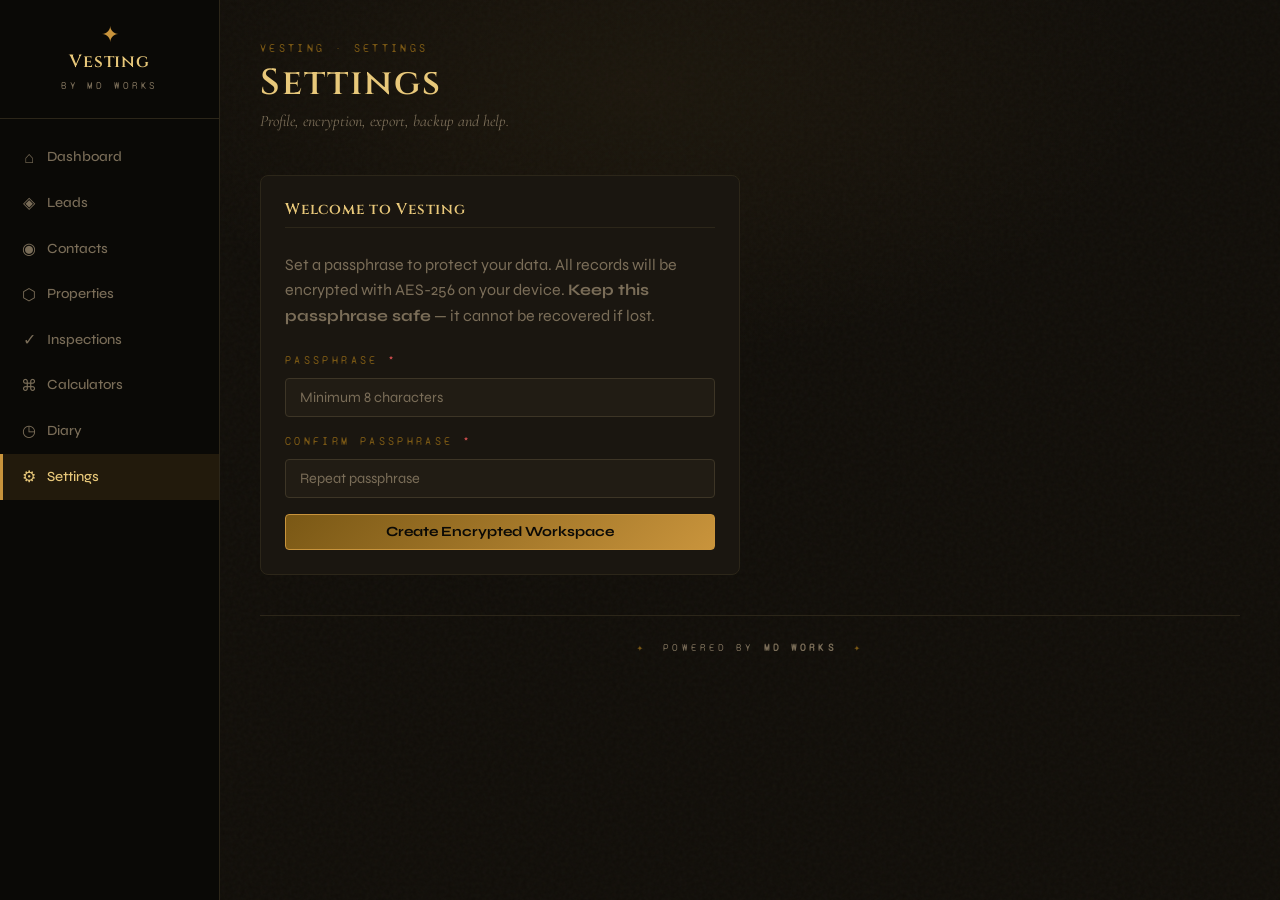
<file: inspections.html>
<!DOCTYPE html>
<html lang="en">
<head>
  <meta charset="UTF-8" />
  <meta name="viewport" content="width=device-width, initial-scale=1.0" />
  <meta name="theme-color" content="#c9943c" />
  <title>Inspections — Vesting</title>
  <link rel="manifest" href="manifest.json" />
  <link rel="stylesheet" href="css/style.css" />
</head>
<body>

<div class="app-shell">

  <nav id="vesting-nav"></nav>

  <main class="page-content">

    <header class="page-header">
      <p class="page-header__eyebrow">Vesting · Inspections</p>
      <h1 class="page-header__title">Inspections</h1>
      <p class="page-header__subtitle">Entry, exit and new-listing inspection reports.</p>
      <div class="page-header__actions">
        <a href="inspection-form.html" class="btn btn--gold">+ New Inspection</a>
      </div>
    </header>

    <!-- Filter bar -->
    <div class="filter-bar">
      <input
        type="search"
        id="search-input"
        class="search-input"
        placeholder="Search address or agent…"
        autocomplete="off"
      />
      <select id="filter-type">
        <option value="">All Types</option>
        <option value="entry">Entry</option>
        <option value="exit">Exit</option>
        <option value="new-listing">New Listing</option>
      </select>
      <select id="filter-status">
        <option value="">All Statuses</option>
        <option value="draft">Draft</option>
        <option value="completed">Completed</option>
        <option value="pdf-generated">PDF Generated</option>
      </select>
      <button class="btn btn--ghost btn--sm" id="btn-clear-filters">Clear</button>
    </div>

    <!-- Count -->
    <p class="text-sm text-muted mb-md" id="inspection-count"></p>

    <!-- Table -->
    <div class="table-wrap" id="inspections-table-wrap">
      <table>
        <thead>
          <tr>
            <th>Property</th>
            <th>Type</th>
            <th>Date</th>
            <th>Agent</th>
            <th>Tenant</th>
            <th>Status</th>
            <th>Actions</th>
          </tr>
        </thead>
        <tbody id="inspections-tbody"></tbody>
      </table>
    </div>

    <!-- Empty state -->
    <div id="inspections-empty" class="hidden">
      <div class="empty-state">
        <span class="empty-state__ornament">✓</span>
        <p class="empty-state__message">No inspections yet. Start one from any property or create a new one here.</p>
        <a href="inspection-form.html" class="btn btn--gold">New Inspection</a>
      </div>
    </div>

    <!-- No results -->
    <div id="inspections-no-results" class="hidden">
      <div class="empty-state">
        <span class="empty-state__ornament">✓</span>
        <p class="empty-state__message">No inspections match your search or filters.</p>
        <button class="btn btn--ghost" id="btn-clear-filters-2">Clear filters</button>
      </div>
    </div>

    <footer id="vesting-footer"></footer>

  </main>
</div>

<script src="js/db.js"></script>
<script src="js/crypto.js"></script>
<script src="js/app.js"></script>
<script>
;(async () => {

  await App.init()
  const ready = await App.requireUnlock()
  if (!ready) return

  let allInspections = []
  let filtered       = []

  // ── Load ──────────────────────────────────────────────────────────────────
  async function loadInspections () {
    allInspections = await Crypto.getAllDecrypted('inspections')
    allInspections.sort((a, b) => new Date(b.date || b.createdAt) - new Date(a.date || a.createdAt))
    applyFilters()
  }

  // ── Filter ────────────────────────────────────────────────────────────────
  function applyFilters () {
    const q      = document.getElementById('search-input').value.trim().toLowerCase()
    const type   = document.getElementById('filter-type').value
    const status = document.getElementById('filter-status').value

    filtered = allInspections.filter(i => {
      if (type   && i.type   !== type)   return false
      if (status && i.status !== status) return false
      if (q) {
        const hay = [i.propertyAddress || '', i.agentName || '', i.tenantName || ''].join(' ').toLowerCase()
        if (!hay.includes(q)) return false
      }
      return true
    })

    renderTable()
  }

  // ── Render ────────────────────────────────────────────────────────────────
  function renderTable () {
    const tbody     = document.getElementById('inspections-tbody')
    const tableWrap = document.getElementById('inspections-table-wrap')
    const emptyEl   = document.getElementById('inspections-empty')
    const noResults = document.getElementById('inspections-no-results')
    const countEl   = document.getElementById('inspection-count')

    tableWrap.classList.add('hidden')
    emptyEl.classList.add('hidden')
    noResults.classList.add('hidden')

    if (allInspections.length === 0) {
      emptyEl.classList.remove('hidden')
      countEl.textContent = ''
      return
    }

    if (filtered.length === 0) {
      noResults.classList.remove('hidden')
      countEl.textContent = `0 of ${allInspections.length} inspections`
      return
    }

    tableWrap.classList.remove('hidden')
    countEl.textContent = filtered.length === allInspections.length
      ? App.pluralise(allInspections.length, 'inspection')
      : `${filtered.length} of ${allInspections.length} inspections`

    const typeLabels = { 'entry': 'Entry', 'exit': 'Exit', 'new-listing': 'New Listing' }

    tbody.innerHTML = filtered.map(insp => `
      <tr>
        <td><strong>${esc(insp.propertyAddress || '—')}</strong></td>
        <td><span class="badge badge--info">${esc(typeLabels[insp.type] || insp.type || '—')}</span></td>
        <td>${insp.date ? App.formatDate(insp.date) : '—'}</td>
        <td>${esc(insp.agentName || '—')}</td>
        <td>${esc(insp.tenantName || '—')}</td>
        <td>${App.statusBadge(insp.status || 'draft')}</td>
        <td>
          <div class="td-actions">
            <a href="inspection-form.html?id=${insp.id}" class="btn btn--ghost btn--sm">Edit</a>
            ${insp.status === 'completed' || insp.status === 'pdf-generated'
              ? `<button class="btn btn--ghost btn--sm" onclick="handlePDF('${insp.id}')">PDF</button>`
              : ''}
            <button class="btn btn--danger btn--sm" onclick="handleDelete('${insp.id}', '${esc(insp.propertyAddress || 'this inspection')}')">Delete</button>
          </div>
        </td>
      </tr>
    `).join('')
  }

  function esc (str) {
    return String(str)
      .replace(/&/g,'&amp;').replace(/</g,'&lt;')
      .replace(/>/g,'&gt;').replace(/"/g,'&quot;')
  }

  // ── PDF ───────────────────────────────────────────────────────────────────
  window.handlePDF = function (id) {
    // Open the inspection form in PDF mode
    window.location.href = `inspection-form.html?id=${id}&pdf=1`
  }

  // ── Delete ────────────────────────────────────────────────────────────────
  window.handleDelete = async function (id, address) {
    const confirmed = await App.confirm(
      `Delete inspection for <strong>${address}</strong>? This cannot be undone.`,
      'Delete', 'danger'
    )
    if (!confirmed) return
    try {
      // Remove inspection photos
      const insp = allInspections.find(i => i.id === id)
      if (insp) {
        const allPhotoIds = []
        if (insp.checklist) {
          Object.values(insp.checklist).forEach(room => {
            if (room.photoIds) allPhotoIds.push(...room.photoIds)
          })
        }
        if (insp.meters) {
          Object.values(insp.meters).forEach(m => {
            if (m.photoId) allPhotoIds.push(m.photoId)
          })
        }
        for (const pid of allPhotoIds) {
          try { await DB.delete('photos', pid) } catch { /* skip */ }
        }
      }
      await DB.delete('inspections', id)
      allInspections = allInspections.filter(i => i.id !== id)
      applyFilters()
      App.toast('Inspection deleted.', 'success')
    } catch {
      App.toast('Could not delete inspection.', 'danger')
    }
  }

  // ── Events ────────────────────────────────────────────────────────────────
  document.getElementById('search-input').addEventListener('input', App.debounce(applyFilters, 250))
  document.getElementById('filter-type').addEventListener('change', applyFilters)
  document.getElementById('filter-status').addEventListener('change', applyFilters)

  function clearFilters () {
    document.getElementById('search-input').value  = ''
    document.getElementById('filter-type').value   = ''
    document.getElementById('filter-status').value = ''
    applyFilters()
  }
  document.getElementById('btn-clear-filters').addEventListener('click', clearFilters)
  document.getElementById('btn-clear-filters-2').addEventListener('click', clearFilters)

  await loadInspections()

})()
</script>

</body>
</html>
</file>
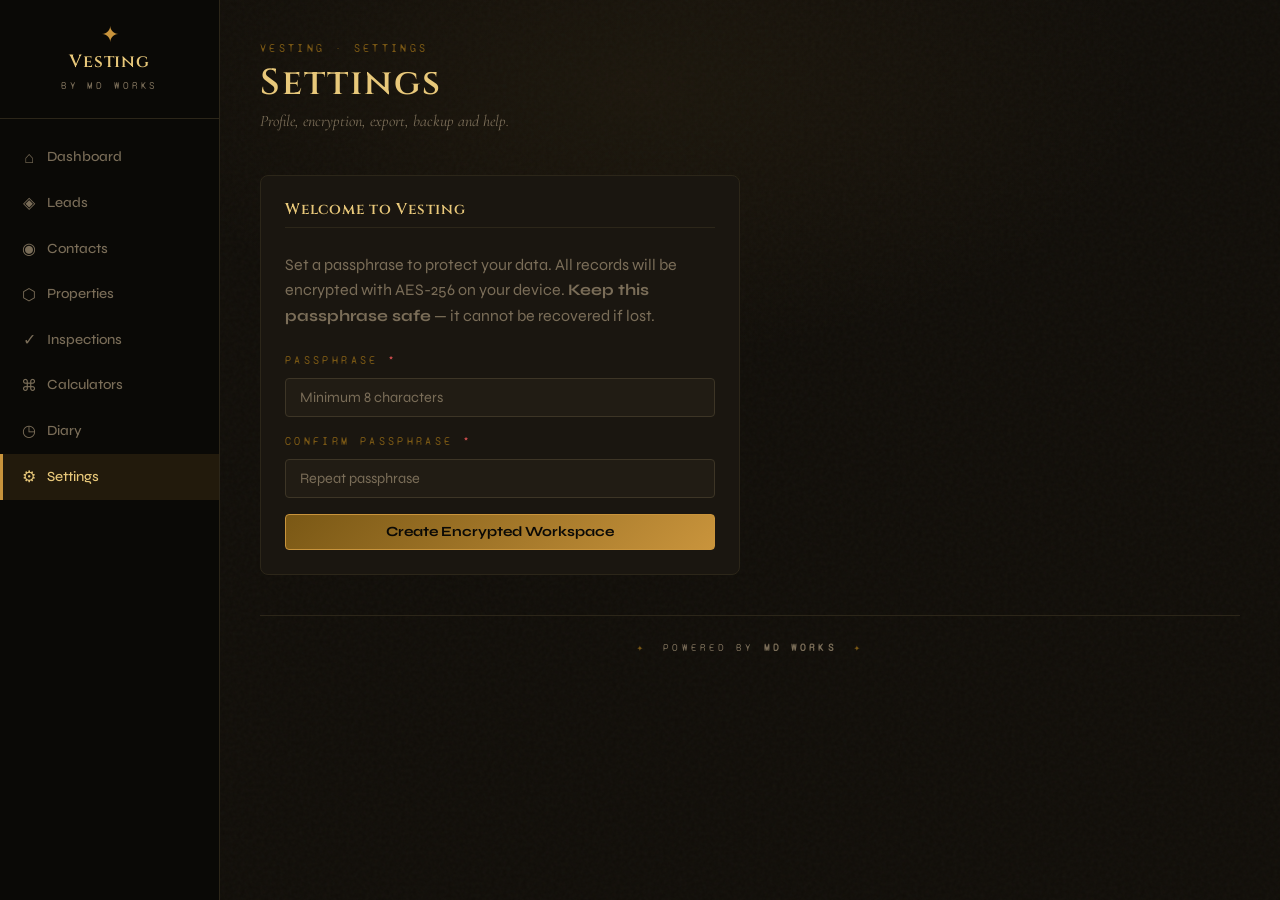
<file: lead-form.html>
<!DOCTYPE html>
<html lang="en">
<head>
  <meta charset="UTF-8" />
  <meta name="viewport" content="width=device-width, initial-scale=1.0" />
  <meta name="theme-color" content="#c9943c" />
  <title>Lead — Vesting</title>
  <link rel="manifest" href="manifest.json" />
  <link rel="stylesheet" href="css/style.css" />
  <style>
    .fica-doc-card {
      border: 1px solid var(--md-border-lt);
      border-radius: var(--md-radius);
      padding: var(--spacing-md);
      margin-bottom: var(--spacing-md);
    }
    .fica-doc-card__header {
      display: flex;
      justify-content: space-between;
      align-items: flex-start;
      gap: var(--spacing-sm);
      margin-bottom: var(--spacing-xs);
      flex-wrap: wrap;
    }
    .fica-doc-card__title { font-weight: 600; font-size: .9rem; }
    .fica-doc-card__hint { font-size: .78rem; color: var(--md-muted); margin-bottom: var(--spacing-sm); }
    .fica-status-badge {
      font-size: .68rem;
      font-weight: 700;
      text-transform: uppercase;
      letter-spacing: .04em;
      padding: 3px 9px;
      border-radius: 999px;
      white-space: nowrap;
    }
    .fica-status-badge--not-requested { background: rgba(150,150,150,.15); color: var(--md-muted); }
    .fica-status-badge--requested     { background: rgba(212,160,23,.15); color: #d4a017; }
    .fica-status-badge--received      { background: rgba(78,140,104,.18); color: var(--md-success); }
    .fica-status-badge--verified      { background: rgba(78,140,104,.3);  color: var(--md-success); }
  </style>
</head>
<body>

<div class="app-shell">

  <nav id="vesting-nav"></nav>

  <main class="page-content">

    <!-- Page header -->
    <header class="page-header">
      <p class="page-header__eyebrow">Vesting · Leads</p>
      <h1 class="page-header__title" id="page-title">New Lead</h1>
      <p class="page-header__subtitle" id="page-subtitle">Add a new buyer, renter or seller to your pipeline.</p>
      <div class="page-header__actions">
        <a href="leads.html" class="btn btn--ghost">← Back to Leads</a>
        <button class="btn btn--whatsapp" id="btn-whatsapp-preview" style="display:none;">
          Preview WhatsApp
        </button>
      </div>
    </header>

    <!-- Form -->
    <form id="lead-form" novalidate>

      <!-- ── Section 1: Contact Information ───────────────────────────── -->
      <div class="form-section">
        <h3 class="form-section__title">Contact Information</h3>
        <div class="form-grid">

          <div class="form-group">
            <label for="name">Full Name <span style="color:var(--md-danger)">*</span></label>
            <input type="text" id="name" name="name" placeholder="John Doe" autocomplete="name" />
          </div>

          <div class="form-group">
            <label for="phone">Phone Number <span style="color:var(--md-danger)">*</span></label>
            <input type="tel" id="phone" name="phone" placeholder="+27 82 123 4567" autocomplete="tel" />
          </div>

          <div class="form-group">
            <label for="email">Email Address</label>
            <input type="email" id="email" name="email" placeholder="john@example.co.za" autocomplete="email" />
          </div>

          <div class="form-group">
            <label for="preferredContact">Preferred Contact Method</label>
            <select id="preferredContact" name="preferredContact">
              <option value="">Select…</option>
              <option value="whatsapp">WhatsApp</option>
              <option value="phone">Phone Call</option>
              <option value="email">Email</option>
              <option value="sms">SMS</option>
            </select>
          </div>

          <div class="form-group">
            <label for="createdAt">Date Added</label>
            <input type="date" id="createdAt" name="createdAt" />
          </div>

        </div>
      </div>

      <!-- ── Section 2: Property Preferences ──────────────────────────── -->
      <div class="form-section">
        <h3 class="form-section__title">Property Preferences</h3>
        <div class="form-grid">

          <div class="form-group">
            <label for="propertyType">Looking For</label>
            <select id="propertyType" name="propertyType">
              <option value="">Select…</option>
              <option value="sale">To Buy (Sale)</option>
              <option value="rental">To Rent</option>
              <option value="both">Both</option>
            </select>
          </div>

          <div class="form-group">
            <label for="budget">Budget</label>
            <input type="text" id="budget" name="budget" placeholder="e.g. R1.5M – R2.5M or R12 000/month" />
          </div>

          <div class="form-group">
            <label for="bedrooms">Bedrooms</label>
            <select id="bedrooms" name="bedrooms">
              <option value="">Any</option>
              <option value="1">1</option>
              <option value="2">2</option>
              <option value="3">3</option>
              <option value="4">4</option>
              <option value="5+">5+</option>
            </select>
          </div>

          <div class="form-group">
            <label for="bathrooms">Bathrooms</label>
            <select id="bathrooms" name="bathrooms">
              <option value="">Any</option>
              <option value="1">1</option>
              <option value="2">2</option>
              <option value="3">3</option>
              <option value="4+">4+</option>
            </select>
          </div>

          <div class="form-group form-group--full">
            <label for="areas">Preferred Areas</label>
            <input
              type="text"
              id="areas"
              name="areas"
              placeholder="e.g. Umhlanga, Ballito, Durban North (comma-separated)"
            />
          </div>

          <div class="form-group form-group--full">
            <label for="otherRequirements">Other Requirements</label>
            <textarea
              id="otherRequirements"
              name="otherRequirements"
              rows="3"
              placeholder="Pet-friendly, near schools, flatlet, pool, security estate…"
            ></textarea>
          </div>

        </div>
      </div>

      <!-- ── Section 3: Financial & Personal ──────────────────────────── -->
      <div class="form-section">
        <h3 class="form-section__title">Financial &amp; Personal</h3>
        <div class="form-grid">

          <div class="form-group">
            <label for="employment">Employment Status</label>
            <select id="employment" name="employment">
              <option value="">Select…</option>
              <option value="employed">Employed</option>
              <option value="self-employed">Self-employed</option>
              <option value="business-owner">Business Owner</option>
              <option value="retired">Retired</option>
              <option value="other">Other</option>
            </select>
          </div>

          <div class="form-group">
            <label for="creditScore">Credit / Finance Status</label>
            <select id="creditScore" name="creditScore">
              <option value="">Select…</option>
              <option value="pre-approved">Pre-approved</option>
              <option value="cash">Cash Buyer</option>
              <option value="excellent">Excellent Credit</option>
              <option value="good">Good Credit</option>
              <option value="fair">Fair Credit</option>
              <option value="poor">Poor Credit</option>
            </select>
          </div>

          <div class="form-group">
            <label for="familySize">Family Size</label>
            <input
              type="number"
              id="familySize"
              name="familySize"
              min="1"
              max="20"
              placeholder="e.g. 4"
            />
          </div>

          <div class="form-group">
            <label for="birthDate">Date of Birth</label>
            <input type="date" id="birthDate" name="birthDate" />
          </div>

          <div class="form-group">
            <label for="anniversary">Anniversary</label>
            <input type="date" id="anniversary" name="anniversary" />
          </div>

        </div>
      </div>

      <!-- ── Section 4: Lead Management ───────────────────────────────── -->
      <div class="form-section">
        <h3 class="form-section__title">Lead Management</h3>
        <div class="form-grid">

          <div class="form-group">
            <label for="status">Pipeline Status</label>
            <select id="status" name="status">
              <option value="New Lead">New Lead</option>
              <option value="Qualified">Qualified</option>
              <option value="Viewing Scheduled">Viewing Scheduled</option>
              <option value="Offer Pending">Offer Pending</option>
              <option value="Closed">Closed</option>
              <option value="Lost">Lost</option>
            </select>
          </div>

          <div class="form-group">
            <label for="source">Lead Source</label>
            <select id="source" name="source">
              <option value="">Select…</option>
              <option value="walk-in">Walk-in</option>
              <option value="online-ad">Online Ad</option>
              <option value="property24">Property24</option>
              <option value="referral">Referral</option>
              <option value="cold-call">Cold Call</option>
              <option value="social-media">Social Media</option>
              <option value="show-house">Show House</option>
              <option value="repeat-client">Repeat Client</option>
              <option value="other">Other</option>
            </select>
          </div>

          <div class="form-group">
            <label for="lastContact">Last Contacted</label>
            <input type="date" id="lastContact" name="lastContact" />
          </div>

          <div class="form-group">
            <label for="followUpDate">Follow-up Date</label>
            <input type="date" id="followUpDate" name="followUpDate" />
          </div>

          <div class="form-group form-group--full">
            <label for="notes">Notes &amp; Interaction History</label>
            <textarea
              id="notes"
              name="notes"
              rows="5"
              placeholder="Add notes about viewings, calls, preferences, follow-up history…"
            ></textarea>
          </div>

        </div>
      </div>

      <!-- ── Section 5: FICA Compliance ───────────────────────────────── -->
      <div class="form-section">
        <h3 class="form-section__title">FICA Compliance</h3>
        <p class="text-sm text-muted mb-md">
          Track the documents required under South Africa's FICA regulations before a deal can proceed.
        </p>

        <div id="fica-docs-container"></div>
      </div>

      <!-- ── Form actions ──────────────────────────────────────────────── -->
      <div class="flex gap-sm" style="flex-wrap:wrap;">
        <button type="submit" class="btn btn--gold btn--lg" id="btn-save">
          Save Lead
        </button>
        <a href="leads.html" class="btn btn--ghost btn--lg">Cancel</a>
        <button
          type="button"
          class="btn btn--danger btn--lg"
          id="btn-delete"
          style="display:none; margin-left:auto;">
          Delete Lead
        </button>
      </div>

    </form>

    <footer id="vesting-footer"></footer>

  </main>
</div>

<script src="js/db.js"></script>
<script src="js/crypto.js"></script>
<script src="js/app.js"></script>
<script>
;(async () => {

  await App.init()

  const ready = await App.requireUnlock()
  if (!ready) return

  // ── Edit mode detection ───────────────────────────────────────────────────
  const params  = new URLSearchParams(window.location.search)
  const editId  = params.get('id')
  const isEdit  = !!editId
  let   existing = null

  if (isEdit) {
    document.getElementById('page-title').textContent    = 'Edit Lead'
    document.getElementById('page-subtitle').textContent = 'Update lead details.'
    document.getElementById('btn-save').textContent      = 'Update Lead'
    document.getElementById('btn-delete').style.display  = 'inline-flex'
    document.getElementById('btn-whatsapp-preview').style.display = 'inline-flex'

    try {
      existing = await Crypto.getDecrypted('leads', editId)
      if (!existing) {
        App.toast('Lead not found.', 'danger')
        setTimeout(() => { window.location.href = 'leads.html' }, 1500)
        return
      }
      await populateForm(existing)
      renderFicaDocs()
    } catch (err) {
      console.error(err)
      App.toast('Could not load lead.', 'danger')
    }
  } else {
    // Default date added = today
    document.getElementById('createdAt').value = new Date().toISOString().split('T')[0]
    renderFicaDocs()
  }

  // ── FICA compliance ────────────────────────────────────────────────────────
  const FICA_DOCS = [
    { key: 'idDocument',      label: 'ID Document / Passport',           hint: 'Certified copy or clear photo of RSA ID or passport.' },
    { key: 'proofOfAddress',  label: 'Proof of Residential Address',     hint: 'Utility bill, bank statement or lease — not older than 3 months.' },
    { key: 'proofOfIncome',   label: 'Proof of Income / Bank Statement', hint: "For buyers requiring bond finance — latest 3 months' bank statements or payslip." }
  ]
  const FICA_STATUSES       = ['not-requested', 'requested', 'received', 'verified']
  const FICA_STATUS_LABELS  = { 'not-requested': 'Not Requested', requested: 'Requested', received: 'Received', verified: 'Verified' }

  const ficaState = {}
  FICA_DOCS.forEach(d => { ficaState[d.key] = { status: 'not-requested', photoId: null, data: null, mimeType: null, isNew: false } })

  function renderFicaDocs () {
    const container = document.getElementById('fica-docs-container')
    container.innerHTML = ''

    FICA_DOCS.forEach(doc => {
      const state = ficaState[doc.key]
      const card  = document.createElement('div')
      card.className = 'fica-doc-card'
      card.innerHTML = `
        <div class="fica-doc-card__header">
          <span class="fica-doc-card__title">${doc.label}</span>
          <span class="fica-status-badge fica-status-badge--${state.status}" id="fica-badge-${doc.key}">${FICA_STATUS_LABELS[state.status]}</span>
        </div>
        <p class="fica-doc-card__hint">${doc.hint}</p>
        <div class="form-group" style="max-width:260px;">
          <select id="fica-status-${doc.key}">
            ${FICA_STATUSES.map(s => `<option value="${s}" ${state.status === s ? 'selected' : ''}>${FICA_STATUS_LABELS[s]}</option>`).join('')}
          </select>
        </div>
        <div class="photo-gallery" id="fica-photo-gallery-${doc.key}" style="margin-top:var(--spacing-sm);">
          <label class="photo-upload-btn" id="fica-photo-btn-${doc.key}" for="fica-photo-input-${doc.key}">
            <span class="photo-upload-btn__icon">📷</span>
            <span>Add Photo</span>
            <input type="file" id="fica-photo-input-${doc.key}" accept="image/*" />
          </label>
        </div>
      `
      container.appendChild(card)

      document.getElementById(`fica-status-${doc.key}`).addEventListener('change', e => {
        state.status = e.target.value
        const badge = document.getElementById(`fica-badge-${doc.key}`)
        badge.className   = `fica-status-badge fica-status-badge--${state.status}`
        badge.textContent = FICA_STATUS_LABELS[state.status]
      })

      if (state.data) addFicaThumb(doc.key, `data:${state.mimeType};base64,${state.data}`)

      document.getElementById(`fica-photo-input-${doc.key}`).addEventListener('change', async e => {
        const file = e.target.files[0]
        if (!file) return
        if (!file.type.startsWith('image/')) { App.toast('Please select an image file.', 'warning'); return }
        try {
          const base64 = await fileToBase64(file)
          if (state.photoId && !state.isNew) { try { await DB.delete('photos', state.photoId) } catch {} }
          state.photoId  = App.uuid()
          state.data     = base64
          state.mimeType = file.type
          state.isNew    = true
          const gallery = document.getElementById(`fica-photo-gallery-${doc.key}`)
          gallery.querySelectorAll('.photo-thumb').forEach(t => t.remove())
          addFicaThumb(doc.key, `data:${file.type};base64,${base64}`)
        } catch {
          App.toast('Could not read photo.', 'danger')
        }
        e.target.value = ''
      })
    })
  }

  function addFicaThumb (key, src) {
    const gallery = document.getElementById(`fica-photo-gallery-${key}`)
    const btn     = document.getElementById(`fica-photo-btn-${key}`)
    const thumb   = document.createElement('div')
    thumb.className = 'photo-thumb'
    thumb.innerHTML  = `
      <img src="${src}" alt="${key} document" />
      <button class="photo-thumb__remove" type="button" aria-label="Remove photo">&times;</button>
    `
    thumb.querySelector('.photo-thumb__remove').addEventListener('click', () => {
      const state = ficaState[key]
      if (state.photoId && !state.isNew) { DB.delete('photos', state.photoId).catch(() => {}) }
      state.photoId  = null
      state.data     = null
      state.mimeType = null
      state.isNew    = false
      thumb.remove()
    })
    gallery.insertBefore(thumb, btn)
  }

  // Sequential + awaited, same pattern as the inspection form's photo fix —
  // thumbnails must not render until real photo data is back from IndexedDB.
  async function populateFica (saved = {}) {
    for (const doc of FICA_DOCS) {
      const s = saved[doc.key]
      if (!s) continue
      ficaState[doc.key].status = s.status || 'not-requested'
      if (s.photoId) {
        try {
          const photo = await DB.get('photos', s.photoId)
          if (photo) {
            ficaState[doc.key].photoId  = s.photoId
            ficaState[doc.key].data     = photo.data
            ficaState[doc.key].mimeType = photo.mimeType
            ficaState[doc.key].isNew    = false
          }
        } catch { /* skip missing photo */ }
      }
    }
  }

  async function persistFicaPhotos (leadId) {
    for (const doc of FICA_DOCS) {
      const state = ficaState[doc.key]
      if (!state.isNew || !state.photoId) continue
      await DB.put('photos', {
        id:           state.photoId,
        propertyId:   null,
        inspectionId: null,
        leadId:       leadId,
        data:         state.data,
        mimeType:     state.mimeType,
        description:  doc.label,
        uploadedAt:   new Date().toISOString(),
        fileSize:     0
      })
      state.isNew = false
    }
  }

  function fileToBase64 (file) {
    return new Promise((resolve, reject) => {
      const reader = new FileReader()
      reader.onload  = () => resolve(reader.result.split(',')[1])
      reader.onerror = reject
      reader.readAsDataURL(file)
    })
  }

  // ── Populate form (edit mode) ─────────────────────────────────────────────
  async function populateForm (lead) {
    const fields = [
      'name','phone','email','preferredContact','propertyType',
      'budget','bedrooms','bathrooms','otherRequirements',
      'employment','creditScore','familySize','birthDate','anniversary',
      'status','source','lastContact','followUpDate','notes'
    ]
    fields.forEach(f => {
      const el = document.getElementById(f)
      if (el && lead[f] !== undefined && lead[f] !== null) {
        el.value = lead[f]
      }
    })

    // Areas is stored as array, display as comma-separated
    if (lead.areas && Array.isArray(lead.areas)) {
      document.getElementById('areas').value = lead.areas.join(', ')
    }

    // createdAt — show as date only
    if (lead.createdAt) {
      document.getElementById('createdAt').value = lead.createdAt.split('T')[0]
    }

    await populateFica(lead.ficaDocs || {})
  }

  // ── Live validation attachment ────────────────────────────────────────────
  const liveFields = ['name','phone','email','followUpDate']
  liveFields.forEach(id => App.form.liveValidate(id))

  // ── Validation ────────────────────────────────────────────────────────────
  function validateForm () {
    const errors = []
    App.form.clearAll('lead-form')

    const name   = document.getElementById('name').value.trim()
    const phone  = document.getElementById('phone').value.trim()
    const email  = document.getElementById('email').value.trim()
    const follow = document.getElementById('followUpDate').value

    if (!App.validate.required(name)) {
      App.form.error('name', 'Full name is required.')
      errors.push('Full name is required.')
    }

    if (!App.validate.required(phone)) {
      App.form.error('phone', 'Phone number is required.')
      errors.push('Phone number is required.')
    } else if (!App.validate.phone(phone)) {
      App.form.error('phone', 'Enter a valid South African number (e.g. 082 123 4567).')
      errors.push('Phone number must be a valid SA number.')
    }

    if (email && !App.validate.email(email)) {
      App.form.error('email', 'Enter a valid email address.')
      errors.push('Email address is not valid.')
    }

    if (follow && !App.validate.futureOrToday(follow)) {
      App.form.error('followUpDate', 'Follow-up date cannot be in the past.')
      errors.push('Follow-up date cannot be in the past.')
    }

    if (errors.length > 0) {
      App.form.showBanner('lead-form', errors)
    }

    return errors.length === 0
  }

  // ── Collect form data ─────────────────────────────────────────────────────
  function collectFormData () {
    const areasRaw = document.getElementById('areas').value.trim()
    const areas    = areasRaw
      ? areasRaw.split(',').map(a => a.trim()).filter(Boolean)
      : []

    const createdAtRaw = document.getElementById('createdAt').value
    const now          = new Date().toISOString()

    return {
      name:              document.getElementById('name').value.trim(),
      phone:             document.getElementById('phone').value.trim(),
      email:             document.getElementById('email').value.trim(),
      preferredContact:  document.getElementById('preferredContact').value,
      propertyType:      document.getElementById('propertyType').value,
      budget:            document.getElementById('budget').value.trim(),
      bedrooms:          document.getElementById('bedrooms').value,
      bathrooms:         document.getElementById('bathrooms').value,
      areas,
      otherRequirements: document.getElementById('otherRequirements').value.trim(),
      employment:        document.getElementById('employment').value,
      creditScore:       document.getElementById('creditScore').value,
      familySize:        parseInt(document.getElementById('familySize').value) || null,
      birthDate:         document.getElementById('birthDate').value || null,
      anniversary:       document.getElementById('anniversary').value || null,
      status:            document.getElementById('status').value || 'New Lead',
      source:            document.getElementById('source').value,
      lastContact:       document.getElementById('lastContact').value || null,
      followUpDate:      document.getElementById('followUpDate').value || null,
      notes:             document.getElementById('notes').value.trim(),
      ficaDocs:          Object.fromEntries(
        FICA_DOCS.map(d => [d.key, { status: ficaState[d.key].status, photoId: ficaState[d.key].photoId }])
      ),
      createdAt:         createdAtRaw ? new Date(createdAtRaw).toISOString() : now,
      updatedAt:         now
    }
  }

  // ── Save ──────────────────────────────────────────────────────────────────
  document.getElementById('lead-form').addEventListener('submit', async e => {
    e.preventDefault()

    if (!validateForm()) return

    const btn = document.getElementById('btn-save')
    btn.disabled    = true
    btn.textContent = 'Saving…'

    try {
      const data = collectFormData()

      if (isEdit) {
        data.id        = editId
        data.createdAt = existing.createdAt // preserve original created date
        await persistFicaPhotos(editId)
        await Crypto.putEncrypted('leads', data)
        App.toast('Lead updated.', 'success')
      } else {
        data.id = App.uuid()
        await persistFicaPhotos(data.id)
        await Crypto.putEncrypted('leads', data)
        App.toast('Lead saved.', 'success')
      }

      setTimeout(() => { window.location.href = 'leads.html' }, 800)

    } catch (err) {
      console.error(err)
      App.toast('Could not save lead. Please try again.', 'danger')
      btn.disabled    = false
      btn.textContent = isEdit ? 'Update Lead' : 'Save Lead'
    }
  })

  // ── Delete ────────────────────────────────────────────────────────────────
  document.getElementById('btn-delete').addEventListener('click', async () => {
    const name      = document.getElementById('name').value.trim() || 'this lead'
    const confirmed = await App.confirm(
      `Delete <strong>${name}</strong>? This cannot be undone.`,
      'Delete',
      'danger'
    )
    if (!confirmed) return

    try {
      for (const doc of FICA_DOCS) {
        const pid = ficaState[doc.key].photoId
        if (pid) { try { await DB.delete('photos', pid) } catch {} }
      }
      await DB.delete('leads', editId)
      App.toast(`${name} deleted.`, 'success')
      setTimeout(() => { window.location.href = 'leads.html' }, 800)
    } catch (err) {
      console.error(err)
      App.toast('Could not delete lead.', 'danger')
    }
  })

  // ── WhatsApp preview ──────────────────────────────────────────────────────
  document.getElementById('btn-whatsapp-preview').addEventListener('click', () => {
    const data = collectFormData()
    if (!data.phone) {
      App.toast('Add a phone number first.', 'warning')
      return
    }
    App.whatsappLead(data)
  })

})()
</script>

</body>
</html>
</file>
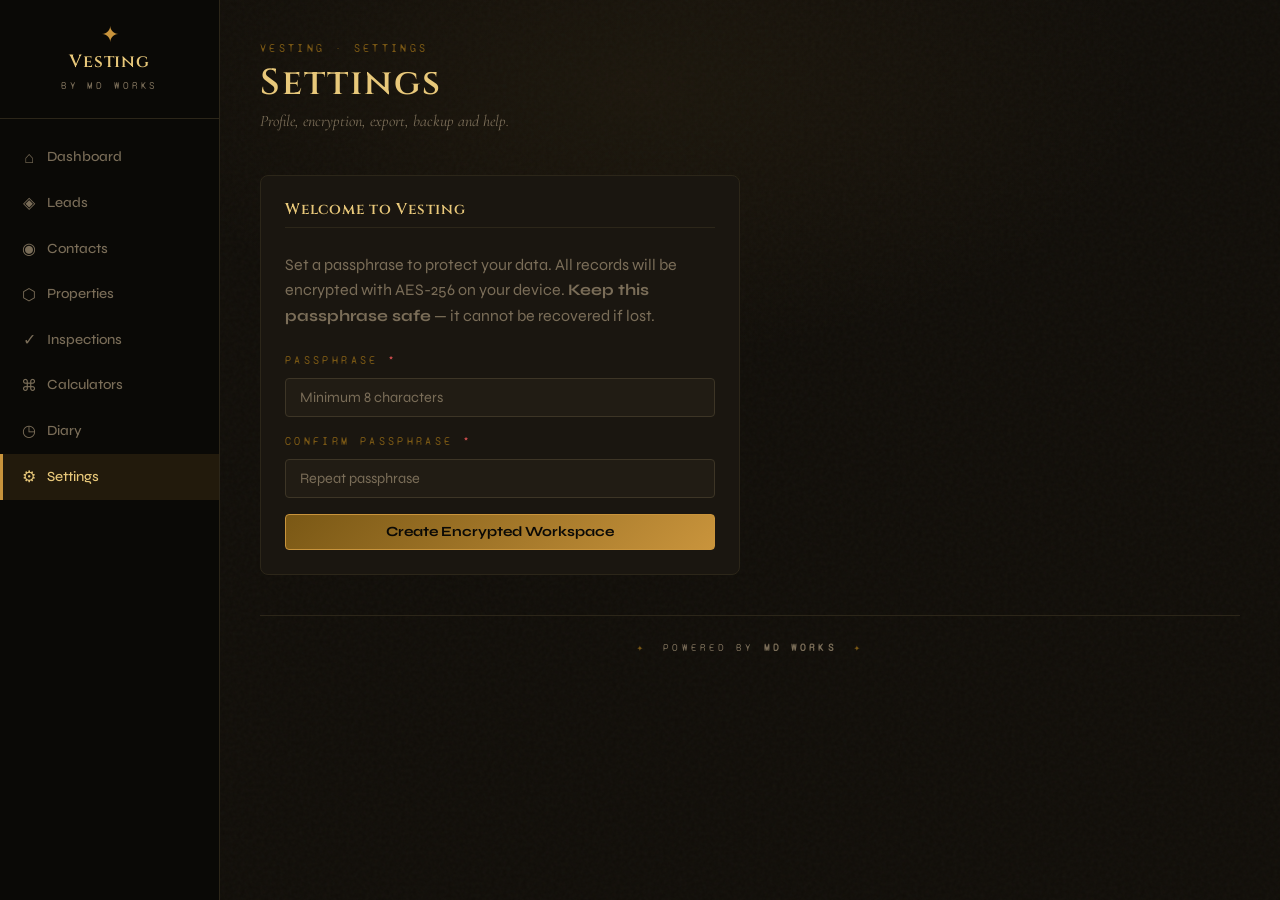
<file: leads.html>
<!DOCTYPE html>
<html lang="en">
<head>
  <meta charset="UTF-8" />
  <meta name="viewport" content="width=device-width, initial-scale=1.0" />
  <meta name="theme-color" content="#c9943c" />
  <title>Leads — Vesting</title>
  <link rel="manifest" href="manifest.json" />
  <link rel="stylesheet" href="css/style.css" />
</head>
<body>

<div class="app-shell">

  <nav id="vesting-nav"></nav>

  <main class="page-content">

    <!-- Page header -->
    <header class="page-header">
      <p class="page-header__eyebrow">Vesting · Leads</p>
      <h1 class="page-header__title">Leads</h1>
      <p class="page-header__subtitle">Buyers, renters and sellers in your pipeline.</p>
      <div class="page-header__actions">
        <a href="lead-form.html" class="btn btn--gold">+ New Lead</a>
      </div>
    </header>

    <!-- Filter bar -->
    <div class="filter-bar">
      <input
        type="search"
        id="search-input"
        class="search-input"
        placeholder="Search name, phone or email…"
        autocomplete="off"
      />
      <select id="filter-status">
        <option value="">All Statuses</option>
        <option value="New Lead">New Lead</option>
        <option value="Qualified">Qualified</option>
        <option value="Viewing Scheduled">Viewing Scheduled</option>
        <option value="Offer Pending">Offer Pending</option>
        <option value="Closed">Closed</option>
        <option value="Lost">Lost</option>
      </select>
      <select id="filter-type">
        <option value="">All Types</option>
        <option value="sale">Sale</option>
        <option value="rental">Rental</option>
        <option value="both">Both</option>
      </select>
      <select id="filter-source">
        <option value="">All Sources</option>
        <option value="walk-in">Walk-in</option>
        <option value="online-ad">Online Ad</option>
        <option value="property24">Property24</option>
        <option value="referral">Referral</option>
        <option value="cold-call">Cold Call</option>
        <option value="social-media">Social Media</option>
        <option value="show-house">Show House</option>
        <option value="repeat-client">Repeat Client</option>
        <option value="other">Other</option>
      </select>
      <button class="btn btn--ghost btn--sm" id="btn-clear-filters">Clear</button>
    </div>

    <!-- Lead count -->
    <p class="text-sm text-muted mb-md" id="lead-count"></p>

    <!-- Table -->
    <div class="table-wrap" id="leads-table-wrap">
      <table>
        <thead>
          <tr>
            <th>Name</th>
            <th>Phone</th>
            <th>Type</th>
            <th>Budget</th>
            <th>Status</th>
            <th>Follow-up</th>
            <th>Actions</th>
          </tr>
        </thead>
        <tbody id="leads-tbody">
          <!-- populated by JS -->
        </tbody>
      </table>
    </div>

    <!-- Empty state -->
    <div id="leads-empty" class="hidden">
      <div class="empty-state">
        <span class="empty-state__ornament">◈</span>
        <p class="empty-state__message">No leads found. Add your first lead to get started.</p>
        <a href="lead-form.html" class="btn btn--gold">Add First Lead</a>
      </div>
    </div>

    <!-- No results state -->
    <div id="leads-no-results" class="hidden">
      <div class="empty-state">
        <span class="empty-state__ornament">◈</span>
        <p class="empty-state__message">No leads match your search or filters.</p>
        <button class="btn btn--ghost" id="btn-clear-filters-2">Clear filters</button>
      </div>
    </div>

    <footer id="vesting-footer"></footer>

  </main>
</div>

<script src="js/db.js"></script>
<script src="js/crypto.js"></script>
<script src="js/app.js"></script>
<script>
;(async () => {

  await App.init()

  // ── Auth guard ────────────────────────────────────────────────────────────
  const ready = await App.requireUnlock()
  if (!ready) return

  // ── State ─────────────────────────────────────────────────────────────────
  let allLeads     = []
  let filtered     = []

  const today = new Date()
  today.setHours(0, 0, 0, 0)

  // ── Load ──────────────────────────────────────────────────────────────────
  async function loadLeads () {
    allLeads = await Crypto.getAllDecrypted('leads')
    // Newest first
    allLeads.sort((a, b) => new Date(b.createdAt) - new Date(a.createdAt))
    applyFilters()
  }

  // ── Filter & search ───────────────────────────────────────────────────────
  function applyFilters () {
    const q      = document.getElementById('search-input').value.trim().toLowerCase()
    const status = document.getElementById('filter-status').value
    const type   = document.getElementById('filter-type').value
    const source = document.getElementById('filter-source').value

    filtered = allLeads.filter(lead => {
      if (status && lead.status !== status)           return false
      if (type   && lead.propertyType !== type)       return false
      if (source && lead.source !== source)           return false
      if (q) {
        const hay = [
          lead.name  || '',
          lead.phone || '',
          lead.email || ''
        ].join(' ').toLowerCase()
        if (!hay.includes(q)) return false
      }
      return true
    })

    renderTable()
  }

  // ── Render ────────────────────────────────────────────────────────────────
  function renderTable () {
    const tbody      = document.getElementById('leads-tbody')
    const tableWrap  = document.getElementById('leads-table-wrap')
    const emptyEl    = document.getElementById('leads-empty')
    const noResults  = document.getElementById('leads-no-results')
    const countEl    = document.getElementById('lead-count')

    // Reset visibility
    tableWrap.classList.add('hidden')
    emptyEl.classList.add('hidden')
    noResults.classList.add('hidden')

    if (allLeads.length === 0) {
      emptyEl.classList.remove('hidden')
      countEl.textContent = ''
      return
    }

    if (filtered.length === 0) {
      noResults.classList.remove('hidden')
      countEl.textContent = `0 of ${allLeads.length} leads`
      return
    }

    tableWrap.classList.remove('hidden')
    countEl.textContent = filtered.length === allLeads.length
      ? App.pluralise(allLeads.length, 'lead')
      : `${filtered.length} of ${allLeads.length} leads`

    tbody.innerHTML = filtered.map(lead => {
      const followUpClass = getFollowUpClass(lead.followUpDate)
      const followUpText  = lead.followUpDate
        ? App.relativeTime(lead.followUpDate)
        : '—'

      return `
        <tr>
          <td>
            <strong>${esc(lead.name || '—')}</strong>
            ${lead.email
              ? `<br><span class="text-sm text-muted">${esc(lead.email)}</span>`
              : ''}
          </td>
          <td>${esc(App.formatPhone(lead.phone || '')) || '—'}</td>
          <td>${esc(lead.propertyType || '—')}</td>
          <td>${esc(lead.budget || '—')}</td>
          <td>${App.statusBadge(lead.status || 'New Lead')}</td>
          <td class="${followUpClass}">${followUpText}</td>
          <td>
            <div class="td-actions">
              <a href="lead-form.html?id=${lead.id}" class="btn btn--ghost btn--sm">Edit</a>
              ${lead.phone
                ? `<button
                     class="btn btn--whatsapp btn--sm"
                     data-lead-id="${lead.id}"
                     onclick="handleWhatsApp('${lead.id}')">
                     WA
                   </button>`
                : ''}
              <button
                class="btn btn--danger btn--sm"
                onclick="handleDelete('${lead.id}', '${esc(lead.name || 'this lead')}')">
                Delete
              </button>
            </div>
          </td>
        </tr>
      `
    }).join('')
  }

  function getFollowUpClass (dateStr) {
    if (!dateStr) return ''
    const d = new Date(dateStr)
    d.setHours(0, 0, 0, 0)
    if (d < today)                   return 'followup-item__date--overdue'
    if (d.getTime() === today.getTime()) return 'followup-item__date--today'
    return ''
  }

  // ── HTML escape helper ────────────────────────────────────────────────────
  function esc (str) {
    return String(str)
      .replace(/&/g, '&amp;')
      .replace(/</g, '&lt;')
      .replace(/>/g, '&gt;')
      .replace(/"/g, '&quot;')
  }

  // ── WhatsApp ──────────────────────────────────────────────────────────────
  window.handleWhatsApp = function (id) {
    const lead = allLeads.find(l => l.id === id)
    if (lead) App.whatsappLead(lead)
  }

  // ── Delete ────────────────────────────────────────────────────────────────
  window.handleDelete = async function (id, name) {
    const confirmed = await App.confirm(
      `Delete lead <strong>${name}</strong>? This cannot be undone.`,
      'Delete',
      'danger'
    )
    if (!confirmed) return

    try {
      await DB.delete('leads', id)
      allLeads = allLeads.filter(l => l.id !== id)
      applyFilters()
      App.toast(`${name} deleted.`, 'success')
    } catch (err) {
      console.error(err)
      App.toast('Could not delete lead. Please try again.', 'danger')
    }
  }

  // ── Event listeners ───────────────────────────────────────────────────────
  const searchInput = document.getElementById('search-input')
  searchInput.addEventListener('input', App.debounce(applyFilters, 250))

  document.getElementById('filter-status').addEventListener('change', applyFilters)
  document.getElementById('filter-type').addEventListener('change', applyFilters)
  document.getElementById('filter-source').addEventListener('change', applyFilters)

  function clearFilters () {
    searchInput.value = ''
    document.getElementById('filter-status').value = ''
    document.getElementById('filter-type').value   = ''
    document.getElementById('filter-source').value = ''
    applyFilters()
  }

  document.getElementById('btn-clear-filters').addEventListener('click', clearFilters)
  document.getElementById('btn-clear-filters-2').addEventListener('click', clearFilters)

  // ── Init ──────────────────────────────────────────────────────────────────
  await loadLeads()

})()
</script>

</body>
</html>
</file>
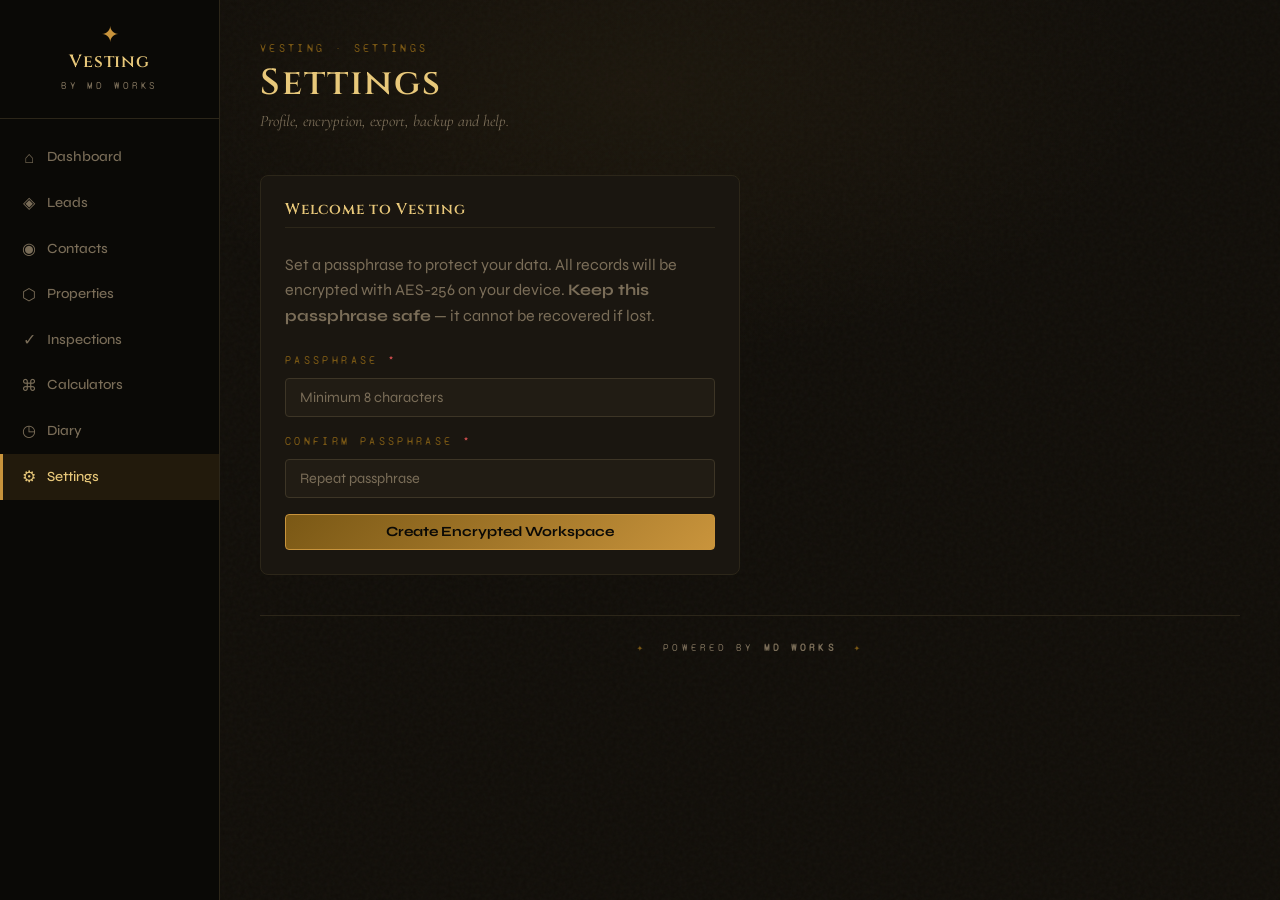
<file: properties.html>
<!DOCTYPE html>
<html lang="en">
<head>
  <meta charset="UTF-8" />
  <meta name="viewport" content="width=device-width, initial-scale=1.0" />
  <meta name="theme-color" content="#c9943c" />
  <title>Properties — Vesting</title>
  <link rel="manifest" href="manifest.json" />
  <link rel="stylesheet" href="css/style.css" />
</head>
<body>

<div class="app-shell">

  <nav id="vesting-nav"></nav>

  <main class="page-content">

    <header class="page-header">
      <p class="page-header__eyebrow">Vesting · Properties</p>
      <h1 class="page-header__title">Properties</h1>
      <p class="page-header__subtitle">Sale and rental listings you manage.</p>
      <div class="page-header__actions">
        <a href="property-form.html" class="btn btn--gold">+ New Property</a>
      </div>
    </header>

    <!-- Filter bar -->
    <div class="filter-bar">
      <input
        type="search"
        id="search-suburb"
        class="search-input"
        placeholder="Search address or suburb…"
        autocomplete="off"
      />
      <select id="filter-type">
        <option value="">All Types</option>
        <option value="sale">For Sale</option>
        <option value="rental">For Rent</option>
        <option value="both">Sale &amp; Rent</option>
      </select>
      <select id="filter-status">
        <option value="">All Statuses</option>
        <option value="active">Active</option>
        <option value="pending">Pending</option>
        <option value="sold">Sold</option>
        <option value="rented">Rented</option>
        <option value="off-market">Off-market</option>
      </select>
      <button class="btn btn--ghost btn--sm" id="btn-clear-filters">Clear</button>
    </div>

    <!-- Count -->
    <p class="text-sm text-muted mb-md" id="property-count"></p>

    <!-- Grid -->
    <div class="property-grid" id="property-grid"></div>

    <!-- Empty state -->
    <div id="properties-empty" class="hidden">
      <div class="empty-state">
        <span class="empty-state__ornament">⬡</span>
        <p class="empty-state__message">No properties yet. Add your first listing to get started.</p>
        <a href="property-form.html" class="btn btn--gold">Add First Property</a>
      </div>
    </div>

    <!-- No results -->
    <div id="properties-no-results" class="hidden">
      <div class="empty-state">
        <span class="empty-state__ornament">⬡</span>
        <p class="empty-state__message">No properties match your search or filters.</p>
        <button class="btn btn--ghost" id="btn-clear-filters-2">Clear filters</button>
      </div>
    </div>

    <footer id="vesting-footer"></footer>

  </main>
</div>

<script src="js/db.js"></script>
<script src="js/crypto.js"></script>
<script src="js/app.js"></script>
<script>
;(async () => {

  await App.init()
  const ready = await App.requireUnlock()
  if (!ready) return

  let allProperties = []
  let filtered      = []

  // ── Load ──────────────────────────────────────────────────────────────────
  async function loadProperties () {
    allProperties = await Crypto.getAllDecrypted('properties')
    allProperties.sort((a, b) => new Date(b.createdAt) - new Date(a.createdAt))
    applyFilters()
  }

  // ── Filter ────────────────────────────────────────────────────────────────
  function applyFilters () {
    const q      = document.getElementById('search-suburb').value.trim().toLowerCase()
    const type   = document.getElementById('filter-type').value
    const status = document.getElementById('filter-status').value

    filtered = allProperties.filter(p => {
      if (type   && p.type   !== type)   return false
      if (status && p.status !== status) return false
      if (q) {
        const hay = [p.address || '', p.suburb || '', p.city || ''].join(' ').toLowerCase()
        if (!hay.includes(q)) return false
      }
      return true
    })

    renderGrid()
  }

  // ── Render ────────────────────────────────────────────────────────────────
  async function renderGrid () {
    const grid      = document.getElementById('property-grid')
    const emptyEl   = document.getElementById('properties-empty')
    const noResults = document.getElementById('properties-no-results')
    const countEl   = document.getElementById('property-count')

    grid.innerHTML = ''
    emptyEl.classList.add('hidden')
    noResults.classList.add('hidden')
    grid.classList.remove('hidden')

    if (allProperties.length === 0) {
      grid.classList.add('hidden')
      emptyEl.classList.remove('hidden')
      countEl.textContent = ''
      return
    }

    if (filtered.length === 0) {
      grid.classList.add('hidden')
      noResults.classList.remove('hidden')
      countEl.textContent = `0 of ${allProperties.length} properties`
      return
    }

    countEl.textContent = filtered.length === allProperties.length
      ? App.pluralise(allProperties.length, 'property', 'properties')
      : `${filtered.length} of ${allProperties.length} properties`

    // Render cards — then async-load first photo for each
    grid.innerHTML = filtered.map(p => `
      <div class="property-card" id="pcard-${p.id}">
        <div class="property-card__image ${p.sourceUrl ? 'property-card__image--linked' : ''}"
             id="pimg-wrap-${p.id}"
             ${p.sourceUrl ? 'title="Open the live listing in a new tab"' : ''}>
          <span style="color:var(--md-muted);font-size:2.5rem;">⬡</span>
        </div>
        <div class="property-card__body">
          <p class="property-card__address">${esc(p.address || '—')}${p.suburb ? ', ' + esc(p.suburb) : ''}</p>
          <p class="property-card__price">${esc(p.price || '—')}</p>
          ${p.sourceUrl
            ? `<a href="${esc(p.sourceUrl)}" target="_blank" rel="noopener" class="property-card__view-listing">🔗 View Listing ↗</a>`
            : ''}
          <div class="property-card__meta">
            ${p.bedrooms  ? `<span>🛏 ${p.bedrooms}</span>`   : ''}
            ${p.bathrooms ? `<span>🚿 ${p.bathrooms}</span>`  : ''}
            ${p.garages   ? `<span>🚗 ${p.garages}</span>`    : ''}
            ${p.size      ? `<span>${p.size} m²</span>`       : ''}
            ${p.erfSize   ? `<span>Erf ${p.erfSize} m²</span>`: ''}
          </div>
          <div class="flex gap-sm" style="flex-wrap:wrap; margin-top:var(--spacing-xs);">
            ${App.statusBadge(p.status || 'active')}
            ${p.mandateType ? `<span class="badge badge--muted">${p.mandateType} mandate</span>` : ''}
          </div>
          ${p.assignedAgent
            ? `<p class="text-sm text-muted" style="margin-top:var(--spacing-xs);">
                Agent: ${esc(p.assignedAgent)}
               </p>`
            : ''}
        </div>
        <div class="property-card__actions">
          <a href="property-form.html?id=${p.id}" class="btn btn--ghost btn--sm">Edit</a>
          <a href="inspection-form.html?propertyId=${p.id}" class="btn btn--ghost btn--sm">Inspect</a>
          <button class="btn btn--danger btn--sm" onclick="handleDelete('${p.id}', '${esc(p.address || 'this property')}')">Delete</button>
        </div>
      </div>
    `).join('')

    // Async load first photo per card
    filtered.forEach(async p => {
      if (p.photoIds && p.photoIds.length > 0) {
        try {
          const photo = await DB.get('photos', p.photoIds[0])
          if (photo) {
            const wrap = document.getElementById(`pimg-wrap-${p.id}`)
            if (wrap) {
              wrap.innerHTML = `<img
                src="data:${photo.mimeType};base64,${photo.data}"
                alt="${esc(p.address || '')}"
                style="width:100%;height:100%;object-fit:cover;"
              />`
            }
          }
        } catch { /* non-critical */ }
      }
    })

    // Wire "click image to open live listing" — attached via JS rather than
    // an inline onclick string so a URL containing a stray quote can't break
    // out of the attribute.
    filtered.forEach(p => {
      if (!p.sourceUrl) return
      const wrap = document.getElementById(`pimg-wrap-${p.id}`)
      if (wrap) wrap.addEventListener('click', () => window.open(p.sourceUrl, '_blank', 'noopener'))
    })
  }

  function esc (str) {
    return String(str)
      .replace(/&/g,'&amp;').replace(/</g,'&lt;')
      .replace(/>/g,'&gt;').replace(/"/g,'&quot;')
  }

  // ── Delete ────────────────────────────────────────────────────────────────
  window.handleDelete = async function (id, address) {
    const confirmed = await App.confirm(
      `Delete <strong>${address}</strong>? Photos and associated data will also be removed.`,
      'Delete', 'danger'
    )
    if (!confirmed) return
    try {
      // Delete associated photos
      const prop = allProperties.find(p => p.id === id)
      if (prop && prop.photoIds) {
        for (const pid of prop.photoIds) {
          await DB.delete('photos', pid)
        }
      }
      await DB.delete('properties', id)
      allProperties = allProperties.filter(p => p.id !== id)
      applyFilters()
      App.toast('Property deleted.', 'success')
    } catch {
      App.toast('Could not delete property.', 'danger')
    }
  }

  // ── Event listeners ───────────────────────────────────────────────────────
  document.getElementById('search-suburb').addEventListener('input', App.debounce(applyFilters, 250))
  document.getElementById('filter-type').addEventListener('change', applyFilters)
  document.getElementById('filter-status').addEventListener('change', applyFilters)

  function clearFilters () {
    document.getElementById('search-suburb').value = ''
    document.getElementById('filter-type').value   = ''
    document.getElementById('filter-status').value = ''
    applyFilters()
  }
  document.getElementById('btn-clear-filters').addEventListener('click', clearFilters)
  document.getElementById('btn-clear-filters-2').addEventListener('click', clearFilters)

  await loadProperties()

})()
</script>

</body>
</html>
</file>
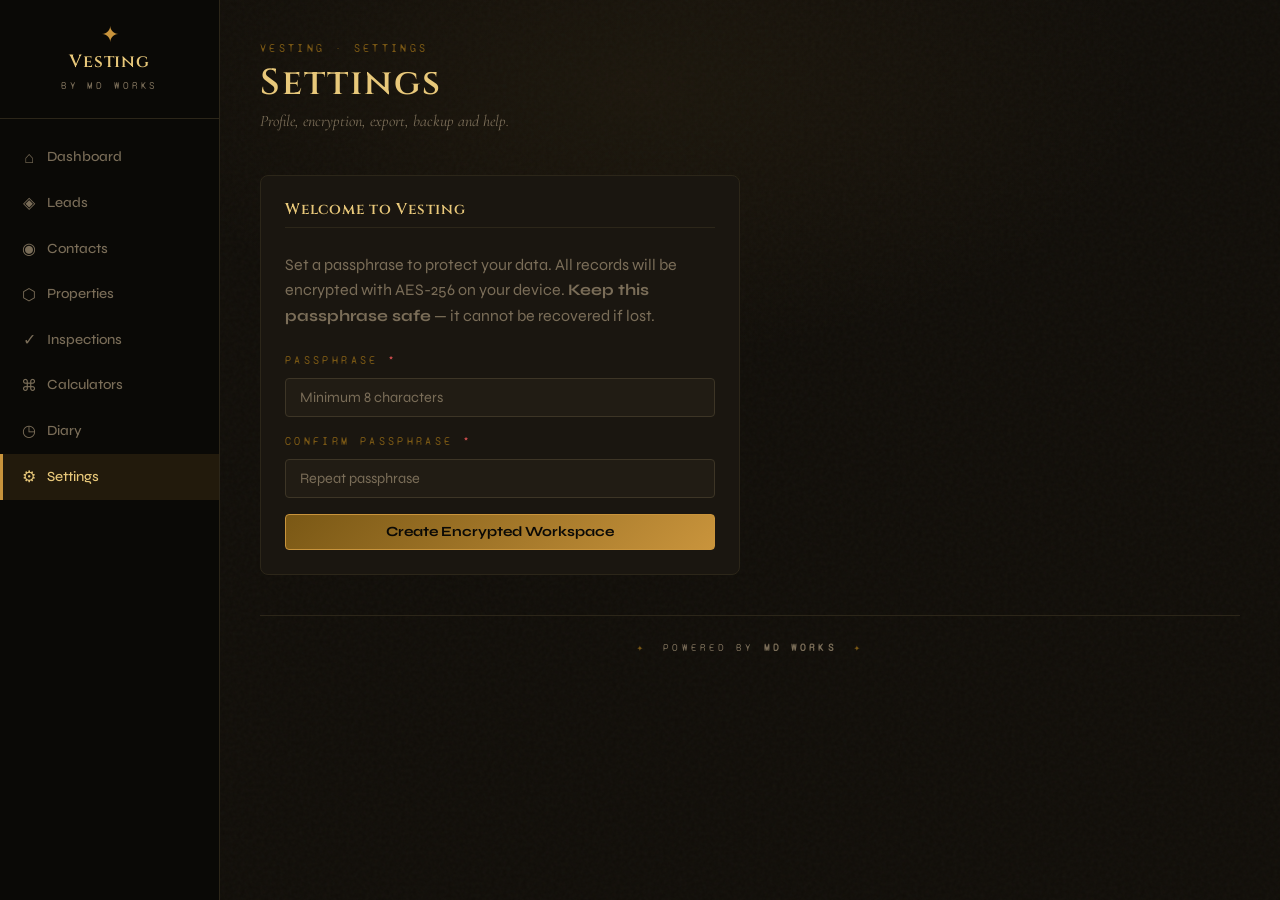
<file: property-form.html>
<!DOCTYPE html>
<html lang="en">
<head>
  <meta charset="UTF-8" />
  <meta name="viewport" content="width=device-width, initial-scale=1.0" />
  <meta name="theme-color" content="#c9943c" />
  <title>Property — Vesting</title>
  <link rel="manifest" href="manifest.json" />
  <link rel="stylesheet" href="css/style.css" />
  <style>
    /* Visually hidden but still a real, on-screen, clickable element —
       the only technique that reliably opens Android Chrome's native
       photo chooser across versions. Avoid display:none (silently
       blocked by some Android Chrome builds) and avoid an opacity:0
       absolute-overlay input (unreliable hit-testing inside flex/
       aspect-ratio containers on some Android layout engines). */
    /* Full-size, visually invisible (not zero-size/clipped) — some Android
       Chrome builds drop zero-dimension elements from the tap-target /
       accessibility tree in regular browser tabs (though not in installed
       standalone PWAs, which is why this only broke in tab mode). Keeping
       the input at real size, exactly overlapping its label, guarantees
       Chrome always has a genuine tappable target — the label's for=
       association is kept too as a second, redundant path. */
    .photo-upload-btn { position: relative; }

    #photo-input {
      position: absolute;
      inset: 0;
      width: 100%;
      height: 100%;
      opacity: 0;
      margin: 0;
      padding: 0;
      border: 0;
      cursor: pointer;
    }

    .photo-gallery-wrap {
      display: flex;
      flex-direction: column;
      gap: var(--spacing-md);
    }

    .photo-count {
      font-size: .8rem;
      color: var(--md-muted);
    }

    /* ── Import preview / review-before-apply ── */
    .import-preview-engine {
      font-size: .78rem;
      color: var(--md-muted);
      margin-bottom: var(--spacing-sm);
    }
    .import-preview-row {
      border: 1px solid var(--md-border-lt);
      border-radius: var(--md-radius);
      padding: var(--spacing-sm);
      margin-bottom: var(--spacing-sm);
    }
    .import-preview-row__check {
      display: flex;
      align-items: center;
      gap: var(--spacing-xs);
      font-size: .82rem;
      font-weight: 600;
      margin-bottom: var(--spacing-xs);
      cursor: pointer;
    }
    .import-preview-row__check input { width: 16px; height: 16px; }
    .import-preview-value {
      width: 100%;
      font-family: inherit;
      font-size: .85rem;
    }
    .import-preview-row--unchecked .import-preview-value { opacity: .45; }
    .import-preview-warning {
      font-size: .74rem;
      color: #d4a017;
      margin-top: var(--spacing-xs);
    }
  </style>
</head>
<body>

<div class="app-shell">

  <nav id="vesting-nav"></nav>

  <main class="page-content">

    <header class="page-header">
      <p class="page-header__eyebrow">Vesting · Properties</p>
      <h1 class="page-header__title" id="page-title">New Property</h1>
      <p class="page-header__subtitle" id="address-preview">Complete the form to add a new listing.</p>
      <div class="page-header__actions">
        <a href="properties.html" class="btn btn--ghost">← Back to Properties</a>
        <a href="#" class="btn btn--ghost" id="btn-inspect" style="display:none;">New Inspection</a>
      </div>
    </header>

    <form id="property-form" novalidate>

      <!-- ── 0. Import From Listing ────────────────────────────────────── -->
      <div class="form-section">
        <h3 class="form-section__title">Import From Listing</h3>
        <p class="text-sm text-muted mb-md">
          Have this listing on Property24 or another portal already? Paste the URL and/or select-all + copy
          the listing page text, then tap Parse. It pre-fills the form below for you to review — nothing
          is saved until you hit <strong>Save Property</strong> at the bottom, so double-check the parsed
          fields before saving.
        </p>

        <div class="form-grid">
          <div class="form-group form-group--full">
            <label for="import-url">Paste Listing URL Here (used to fill the form below)</label>
            <input type="url" id="import-url" placeholder="https://www.property24.com/for-sale/..." />
          </div>

          <div class="form-group form-group--full">
            <label for="import-text">Pasted Listing Text</label>
            <textarea id="import-text" rows="8"
              placeholder="On the listing page: select all (Ctrl+A on desktop, long-press → Select All on mobile), copy, then paste the whole thing here…"></textarea>
          </div>
        </div>

        <div class="flex gap-sm" style="flex-wrap:wrap;">
          <button type="button" class="btn btn--gold" id="btn-parse-import">Parse &amp; Pre-fill Form</button>
          <button type="button" class="btn btn--ghost" id="btn-parse-ai" style="display:none;">🤖 Parse with AI</button>
          <button type="button" class="btn btn--ghost" id="btn-clear-import" style="display:none;">Clear</button>
        </div>

        <div id="import-preview" style="display:none; margin-top:var(--spacing-md);">
          <div class="divider" style="margin:var(--spacing-md) 0;">✦</div>
          <h4 style="margin-bottom:4px;">Review Before Applying</h4>
          <p class="import-preview-engine" id="import-preview-engine"></p>
          <p class="text-sm text-muted mb-md">
            Parsing text is never 100% reliable. Uncheck anything wrong, edit values directly if needed,
            then apply only what you trust. Fields flagged ⚠ look unusual and deserve a closer look.
          </p>
          <div id="import-preview-rows"></div>
          <div class="flex gap-sm" style="flex-wrap:wrap;">
            <button type="button" class="btn btn--gold" id="btn-apply-parsed">Apply Selected Fields</button>
            <button type="button" class="btn btn--ghost" id="btn-discard-parsed">Discard</button>
          </div>
        </div>
      </div>

      <!-- ── 1. Location ───────────────────────────────────────────────── -->
      <div class="form-section">
        <h3 class="form-section__title">1. Location</h3>
        <div class="form-grid">

          <div class="form-group form-group--full">
            <label for="address">Street Address <span style="color:var(--md-danger)">*</span></label>
            <input type="text" id="address" placeholder="12 Beach Road" autocomplete="street-address" />
          </div>

          <div class="form-group">
            <label for="suburb">Suburb <span style="color:var(--md-danger)">*</span></label>
            <input type="text" id="suburb" placeholder="Umhlanga Rocks" />
          </div>

          <div class="form-group">
            <label for="city">City</label>
            <input type="text" id="city" placeholder="Durban" value="Durban" />
          </div>

          <div class="form-group">
            <label for="province">Province</label>
            <select id="province">
              <option value="">Select…</option>
              <option value="KwaZulu-Natal" selected>KwaZulu-Natal</option>
              <option value="Gauteng">Gauteng</option>
              <option value="Western Cape">Western Cape</option>
              <option value="Eastern Cape">Eastern Cape</option>
              <option value="Limpopo">Limpopo</option>
              <option value="Mpumalanga">Mpumalanga</option>
              <option value="North West">North West</option>
              <option value="Free State">Free State</option>
              <option value="Northern Cape">Northern Cape</option>
            </select>
          </div>

          <div class="form-group">
            <label for="erfNumber">Erf Number</label>
            <input type="text" id="erfNumber" placeholder="Erf 1234" />
          </div>

        </div>
      </div>

      <!-- ── 2. Listing Type & Status ──────────────────────────────────── -->
      <div class="form-section">
        <h3 class="form-section__title">2. Listing Type &amp; Status</h3>
        <div class="form-grid">

          <div class="form-group">
            <label for="type">Listing For <span style="color:var(--md-danger)">*</span></label>
            <select id="type">
              <option value="">Select…</option>
              <option value="sale">For Sale</option>
              <option value="rental">For Rent</option>
              <option value="both">Sale &amp; Rent</option>
            </select>
          </div>

          <div class="form-group">
            <label for="status">Status</label>
            <select id="status">
              <option value="active">Active</option>
              <option value="pending">Pending</option>
              <option value="sold">Sold</option>
              <option value="rented">Rented</option>
              <option value="off-market">Off-market</option>
            </select>
          </div>

          <div class="form-group">
            <label for="mandateType">Mandate Type</label>
            <select id="mandateType">
              <option value="">Select…</option>
              <option value="sole">Sole Mandate</option>
              <option value="open">Open Mandate</option>
              <option value="dual">Dual Mandate</option>
            </select>
          </div>

          <div class="form-group">
            <label for="mandateExpiry">Mandate Expiry</label>
            <input type="date" id="mandateExpiry" />
          </div>

          <div class="form-group">
            <label for="createdAt">Date Listed</label>
            <input type="date" id="createdAt" />
          </div>

          <div class="form-group">
            <label for="assignedAgent">Assigned Agent</label>
            <input type="email" id="assignedAgent" placeholder="agent@email.co.za" />
          </div>

        </div>
      </div>

      <!-- ── 3. Pricing ────────────────────────────────────────────────── -->
      <div class="form-section">
        <h3 class="form-section__title">3. Pricing</h3>
        <div class="form-grid">

          <div class="form-group">
            <label for="price">Price / Rental <span style="color:var(--md-danger)">*</span></label>
            <input type="text" id="price" placeholder="R 2 500 000 or R 12 000/month" />
          </div>

          <div class="form-group">
            <label for="levies">Levies (per month)</label>
            <input type="text" id="levies" placeholder="R 1 200" />
          </div>

          <div class="form-group">
            <label for="rates">Rates &amp; Taxes (per month)</label>
            <input type="text" id="rates" placeholder="R 800" />
          </div>

          <div class="form-group">
            <label for="deposit">Deposit</label>
            <input type="text" id="deposit" placeholder="R 30 000" />
          </div>

          <div class="form-group form-group--full">
            <label for="sourceUrl">Online Listing URL (optional)</label>
            <input type="url" id="sourceUrl" placeholder="https://www.property24.com/for-sale/..." />
            <p class="text-sm text-muted" style="margin-top:4px;">
              If this property is also listed on Property24 or another portal, add the link here — it'll
              show as "View Listing" on the property card so you can jump straight to the live listing.
            </p>
          </div>

        </div>
      </div>

      <!-- ── 4. Property Details ───────────────────────────────────────── -->
      <div class="form-section">
        <h3 class="form-section__title">4. Property Details</h3>
        <div class="form-grid">

          <div class="form-group">
            <label for="propertyType">Property Type</label>
            <select id="propertyType">
              <option value="">Select…</option>
              <option value="freestanding">Freestanding House</option>
              <option value="townhouse">Townhouse</option>
              <option value="apartment">Apartment / Flat</option>
              <option value="duplex">Duplex</option>
              <option value="cluster">Cluster</option>
              <option value="share-block">Share Block</option>
              <option value="smallholding">Smallholding</option>
              <option value="vacant-land">Vacant Land</option>
              <option value="commercial">Commercial</option>
              <option value="industrial">Industrial</option>
              <option value="farm">Farm</option>
            </select>
          </div>

          <div class="form-group">
            <label for="bedrooms">Bedrooms</label>
            <select id="bedrooms">
              <option value="">—</option>
              <option value="0">Bachelor / Studio</option>
              <option value="1">1</option>
              <option value="2">2</option>
              <option value="3">3</option>
              <option value="4">4</option>
              <option value="5">5</option>
              <option value="6+">6+</option>
            </select>
          </div>

          <div class="form-group">
            <label for="bathrooms">Bathrooms</label>
            <select id="bathrooms">
              <option value="">—</option>
              <option value="1">1</option>
              <option value="1.5">1.5</option>
              <option value="2">2</option>
              <option value="2.5">2.5</option>
              <option value="3">3</option>
              <option value="4+">4+</option>
            </select>
          </div>

          <div class="form-group">
            <label for="garages">Garages / Parking</label>
            <select id="garages">
              <option value="">—</option>
              <option value="0">None</option>
              <option value="1">1</option>
              <option value="2">2</option>
              <option value="3">3</option>
              <option value="4+">4+</option>
            </select>
          </div>

          <div class="form-group">
            <label for="size">Floor Size (m²)</label>
            <input type="number" id="size" placeholder="180" min="0" />
          </div>

          <div class="form-group">
            <label for="erfSize">Erf / Stand Size (m²)</label>
            <input type="number" id="erfSize" placeholder="650" min="0" />
          </div>

          <div class="form-group">
            <label for="yearBuilt">Year Built</label>
            <input type="number" id="yearBuilt" placeholder="2005" min="1800" max="2100" />
          </div>

        </div>
      </div>

      <!-- ── 5. Features ───────────────────────────────────────────────── -->
      <div class="form-section">
        <h3 class="form-section__title">5. Features &amp; Amenities</h3>

        <div class="feature-grid" id="feature-grid">
          <!-- Rendered by JS -->
        </div>

        <div class="form-group form-group--full" style="margin-top:var(--spacing-md);">
          <label for="otherFeatures">Other Features</label>
          <input type="text" id="otherFeatures" placeholder="Flatlet, borehole, staff quarters, double storey…" />
        </div>
      </div>

      <!-- ── 6. Photo Gallery ──────────────────────────────────────────── -->
      <div class="form-section">
        <h3 class="form-section__title">6. Photo Gallery</h3>
        <div class="photo-gallery-wrap">
          <p class="text-sm text-muted">Photos are stored securely on your device. Tap to add.</p>
          <div class="photo-gallery" id="photo-gallery">
            <!-- Upload button + thumbnails rendered by JS -->
          </div>
          <p class="photo-count" id="photo-count"></p>
        </div>
      </div>

      <!-- ── 7. Description ────────────────────────────────────────────── -->
      <div class="form-section">
        <h3 class="form-section__title">7. Description</h3>
        <div class="form-grid">

          <div class="form-group form-group--full">
            <label for="description">Advertising Copy</label>
            <textarea id="description" rows="5"
              placeholder="Stunning 3-bedroom family home in the heart of Umhlanga Rocks. Features open-plan living, modern kitchen, covered patio and sparkling pool…">
            </textarea>
          </div>

          <div class="form-group form-group--full">
            <label for="internalNotes">Internal Notes</label>
            <textarea id="internalNotes" rows="3"
              placeholder="Owner prefers viewings after 14:00. Dog on property — gate must be closed. Key at reception.">
            </textarea>
          </div>

        </div>
      </div>

      <!-- ── 8. Owner / Seller Contact ────────────────────────────────── -->
      <div class="form-section">
        <h3 class="form-section__title">8. Owner / Seller Contact</h3>
        <div class="form-grid">

          <div class="form-group">
            <label for="ownerName">Owner Name</label>
            <input type="text" id="ownerName" placeholder="Mr Smith" />
          </div>

          <div class="form-group">
            <label for="ownerPhone">Owner Phone</label>
            <input type="tel" id="ownerPhone" placeholder="+27 82 000 0000" />
          </div>

          <div class="form-group">
            <label for="ownerEmail">Owner Email</label>
            <input type="email" id="ownerEmail" placeholder="smith@email.co.za" />
          </div>

          <div class="form-group">
            <label for="ownerPreferred">Preferred Contact</label>
            <select id="ownerPreferred">
              <option value="">Select…</option>
              <option value="phone">Phone Call</option>
              <option value="whatsapp">WhatsApp</option>
              <option value="email">Email</option>
            </select>
          </div>

          <div class="form-group form-group--full">
            <label for="showingInstructions">Showing Instructions</label>
            <textarea id="showingInstructions" rows="2"
              placeholder="Call owner 1 hour before. No viewings on Sundays. Leave shoes at front door.">
            </textarea>
          </div>

        </div>
      </div>

      <!-- ── Form actions ───────────────────────────────────────────────── -->
      <div class="flex gap-sm" style="flex-wrap:wrap;">
        <button type="submit" class="btn btn--gold btn--lg" id="btn-save">Save Property</button>
        <a href="properties.html" class="btn btn--ghost btn--lg">Cancel</a>
        <button type="button" class="btn btn--danger btn--lg" id="btn-delete" style="display:none;margin-left:auto;">
          Delete Property
        </button>
      </div>

    </form>

    <footer id="vesting-footer"></footer>

  </main>
</div>

<script src="js/db.js"></script>
<script src="js/crypto.js"></script>
<script src="js/app.js"></script>
<script>
;(async () => {

  await App.init()
  const ready = await App.requireUnlock()
  if (!ready) return

  // ── Import From Listing: paste-and-parse ───────────────────────────────────
  // We can't fetch a pasted Property24/portal URL directly — those sites don't
  // set CORS headers to allow cross-origin JS fetches, and scraping their pages
  // server-side would need a backend we deliberately don't have. Instead, the
  // agent copies the listing page's own visible text (from their own logged-in
  // browser) and pastes it here; everything below is a client-side, best-effort
  // regex parser over that pasted text. It's heuristic, not exact — hence
  // filling the visible form fields (which the agent reviews before Save)
  // rather than writing anything to the database directly.

  function parseListingText (text, url) {
    const norm = (text || '').replace(/\r/g, '')
    const result = {}

    // Price — "R 2,500,000", "R2 500 000", "R 12 000 pm". Anchored to a
    // realistic grouped-digit shape so it can't run on across blank lines
    // into whatever numbers follow later in the pasted text.
    const priceMatch = norm.match(/R\s?\d{1,3}(?:[\s,]\d{3})*(?:\.\d+)?(?:\s?(?:pm|per\s?month|\/\s?month))?/i)
    if (priceMatch) result.price = priceMatch[0].trim()

    // Listing type
    if (/to\s?rent|for\s?rent|to\s?let/i.test(norm)) result.type = 'rental'
    else if (/for\s?sale/i.test(norm)) result.type = 'sale'

    // Bedrooms / bathrooms / garages — Property24 uses two different layouts
    // for the same data: a freeform phrase ("3 Bedroom House") near the top,
    // and a structured "Label" / "Value" table further down (e.g.
    // "Bathrooms" on one line, "2" on the next). Try the structured layout
    // first since it's unambiguous when present, then fall back to the
    // freeform phrase — and crucially, restrict the freeform match to the
    // same line so a number from one field can't bleed across a blank line
    // into an unrelated label below it.
    function extractLabeledNumber (labelAlts) {
      // Try the same-line freeform phrase first ("3 Bedrooms") — it's
      // unambiguous and tightly bound when present. Only fall back to the
      // structured "Label" / "Value" table layout (label then number on
      // the next line, as in Property24's Property Overview section) when
      // no freeform phrase exists — trying the structured pattern first
      // risks it reaching past an unrelated label into the *next* field's
      // number when the freeform layout is what's actually on the page.
      let m = norm.match(new RegExp(`(\\d+(?:\\.\\d)?)[ \\t]*(?:${labelAlts})\\b`, 'i'))
      if (m) return m[1]
      m = norm.match(new RegExp(`(?:${labelAlts})\\s*[:\\n]\\s*(\\d+(?:\\.\\d)?)`, 'i'))
      return m ? m[1] : null
    }

    const bedrooms = extractLabeledNumber('Bed(?:room)?s?')
    if (bedrooms) result.bedrooms = bedrooms

    const bathrooms = extractLabeledNumber('Bath(?:room)?s?')
    if (bathrooms) result.bathrooms = bathrooms

    const garages = extractLabeledNumber('Garages?|Parking(?:\\s?Bays?)?|Carports?')
    if (garages) result.garages = garages

    // Floor size / erf size (m²) — check labelled "Erf/Stand/Land Size" first
    // so it isn't mistaken for floor size. Same structured-then-freeform
    // approach as bedrooms/bathrooms above.
    let m = norm.match(/(?:Erf|Stand|Land)\s?Size\s*[:\n]\s*([\d,]+)\s?m²?/i)
    if (m) result.erfSize = m[1].replace(/,/g, '')

    m = norm.match(/Floor\s?Size\s*[:\n]\s*([\d,]+)\s?m²?/i)
      || norm.match(/([\d,]+)[ \t]?m²(?!\s*(?:erf|stand|land))/i)
    if (m) result.size = m[1].replace(/,/g, '')

    // Property type keywords (order matters — more specific types checked first)
    const typeMap = [
      [/apartment|flat\b/i, 'apartment'],
      [/townhouse/i, 'townhouse'],
      [/duplex/i, 'duplex'],
      [/cluster/i, 'cluster'],
      [/share\s?block/i, 'share-block'],
      [/smallholding/i, 'smallholding'],
      [/vacant\s?land|\bplot\b/i, 'vacant-land'],
      [/commercial/i, 'commercial'],
      [/industrial/i, 'industrial'],
      [/\bfarm\b/i, 'farm'],
      [/\bhouse\b/i, 'freestanding']
    ]
    for (const [re, val] of typeMap) {
      if (re.test(norm)) { result.propertyType = val; break }
    }

    // Suburb — "3 Bedroom House For Sale in Ballito"
    const suburbMatch = norm.match(/(?:For\s?Sale|To\s?Rent|To\s?Let)\s+in\s+([A-Za-z0-9,'\-\s]{2,40}?)(?:[\n,.]|$)/i)
    if (suburbMatch) result.suburb = suburbMatch[1].trim()

    // Web reference / listing number
    const refMatch = norm.match(/(?:Web\s?Ref|Listing\s?(?:Number|No)?)[:\s#]*([A-Za-z0-9-]{4,15})/i)
    if (refMatch) result.webRef = refMatch[1]

    // Levies / rates
    const leviesMatch = norm.match(/Levies?[:\s]*(?:of\s)?(R\s?[\d\s,]+)/i)
    if (leviesMatch) result.levies = leviesMatch[1].trim()

    const ratesMatch = norm.match(/Rates?(?:\s*(?:and|&)\s*Taxes)?[:\s]*(?:of\s)?(R\s?[\d\s,]+)/i)
    if (ratesMatch) result.rates = ratesMatch[1].trim()

    // Description — the first sufficiently long paragraph that isn't a price/label line
    const paragraphs = norm.split(/\n{1,}/).map(p => p.trim()).filter(Boolean)
    const descCandidate = paragraphs.find(p => p.length > 150 && !/^R\s?\d/.test(p))
    if (descCandidate) result.description = descCandidate

    if (url) result.sourceUrl = url

    return result
  }

  // Selects like bedrooms/bathrooms/garages have capped option lists
  // ("6+", "4+"). Map a raw parsed number onto the closest real option
  // rather than leaving the select unset when the exact value isn't listed.
  function setSelectClosest (id, rawValue) {
    const el  = document.getElementById(id)
    const num = parseFloat(rawValue)
    if (isNaN(num)) return

    const options = Array.from(el.options).map(o => o.value).filter(v => v !== '')
    if (options.includes(String(rawValue))) { el.value = String(rawValue); return }

    const plainNums = options.filter(o => !o.includes('+')).map(o => parseFloat(o))
    const maxPlain   = Math.max(...plainNums)

    if (num > maxPlain) {
      const plusOpt = options.find(o => o.includes('+'))
      if (plusOpt) { el.value = plusOpt; return }
    }

    const closest = plainNums.reduce((a, b) => Math.abs(b - num) < Math.abs(a - num) ? b : a, plainNums[0])
    el.value = String(closest)
  }

  function applyParsedToForm (parsed) {
    let count = 0
    const setVal = (id, val) => { document.getElementById(id).value = val; count++ }

    if (parsed.price)       setVal('price', parsed.price)
    if (parsed.type)        setVal('type', parsed.type)
    if (parsed.bedrooms)  { setSelectClosest('bedrooms', parsed.bedrooms); count++ }
    if (parsed.bathrooms) { setSelectClosest('bathrooms', parsed.bathrooms); count++ }
    if (parsed.garages)   { setSelectClosest('garages', parsed.garages); count++ }
    if (parsed.size)        setVal('size', parsed.size)
    if (parsed.erfSize)     setVal('erfSize', parsed.erfSize)
    if (parsed.propertyType) setVal('propertyType', parsed.propertyType)
    if (parsed.suburb)      setVal('suburb', parsed.suburb)
    if (parsed.levies)      setVal('levies', parsed.levies)
    if (parsed.rates)       setVal('rates', parsed.rates)
    if (parsed.description) setVal('description', parsed.description)
    if (parsed.sourceUrl)   setVal('sourceUrl', parsed.sourceUrl)

    // No dedicated field for the portal's own reference number — fold that
    // into internal notes so it isn't lost.
    if (parsed.webRef) {
      const notesEl = document.getElementById('internalNotes')
      notesEl.value = (notesEl.value ? notesEl.value + '\n' : '') + `Web Ref: ${parsed.webRef}`
      count++
    }

    return count
  }

  // ── Review-before-apply: neither parser is fully reliable, so nothing
  // from either engine writes to the real form until the agent has seen
  // each detected value, can uncheck/edit it, and explicitly applies it. ──
  const IMPORT_FIELD_META = {
    price:        { label: 'Price' },
    type:         { label: 'Listing Type (sale / rental)' },
    bedrooms:     { label: 'Bedrooms' },
    bathrooms:    { label: 'Bathrooms' },
    garages:      { label: 'Garages / Parking' },
    size:         { label: 'Floor Size (m²)' },
    erfSize:      { label: 'Erf Size (m²)' },
    propertyType: { label: 'Property Type' },
    suburb:       { label: 'Suburb' },
    levies:       { label: 'Levies' },
    rates:        { label: 'Rates' },
    description:  { label: 'Description', multiline: true },
    webRef:       { label: 'Web Ref (→ Internal Notes)' },
    sourceUrl:    { label: 'Online Listing URL' }
  }

  const VALID_PROPERTY_TYPES = [
    'freestanding', 'townhouse', 'apartment', 'duplex', 'cluster', 'share-block',
    'smallholding', 'vacant-land', 'commercial', 'industrial', 'farm'
  ]

  function importSanityWarning (key, rawValue) {
    const num = parseFloat(String(rawValue).replace(/[^\d.]/g, ''))
    switch (key) {
      case 'price':
        if (isNaN(num) || num < 50000 || num > 200000000) return 'Unusual price — double-check.'
        break
      case 'bedrooms':
      case 'bathrooms':
      case 'garages':
        if (isNaN(num) || num < 0 || num > 20) return 'Unusually high/low — double-check.'
        break
      case 'size':
      case 'erfSize':
        if (isNaN(num) || num < 10 || num > 200000) return 'Size looks unusual — double-check.'
        break
      case 'propertyType':
        if (!VALID_PROPERTY_TYPES.includes(rawValue)) return "Not a recognised property type — won't apply unless corrected."
        break
      case 'description':
        if (String(rawValue).length < 30) return 'Very short — may have grabbed the wrong text.'
        break
    }
    return null
  }

  function renderImportPreview (parsed, engineLabel) {
    const wrap = document.getElementById('import-preview')
    const rows = document.getElementById('import-preview-rows')
    rows.innerHTML = ''

    const entries = Object.entries(parsed).filter(([k, v]) => IMPORT_FIELD_META[k] && v)
    if (!entries.length) {
      wrap.style.display = 'none'
      return false
    }

    entries.forEach(([key, value]) => {
      const meta    = IMPORT_FIELD_META[key]
      const warning = importSanityWarning(key, value)
      const row     = document.createElement('div')
      row.className = 'import-preview-row'
      row.dataset.key = key

      const escaped = String(value).replace(/"/g, '&quot;')
      row.innerHTML = `
        <label class="import-preview-row__check">
          <input type="checkbox" class="import-preview-checkbox" />
          <span>${meta.label}</span>
        </label>
        ${meta.multiline
          ? `<textarea rows="3" class="import-preview-value">${value}</textarea>`
          : `<input type="text" class="import-preview-value" value="${escaped}" />`}
        ${warning ? `<p class="import-preview-warning">⚠ ${warning}</p>` : ''}
      `

      const checkbox = row.querySelector('.import-preview-checkbox')
      const valueEl  = row.querySelector('.import-preview-value')
      const syncDim  = () => row.classList.toggle('import-preview-row--unchecked', !checkbox.checked)
      checkbox.addEventListener('change', syncDim)

      // Fields with a sanity warning start unchecked, so a bad value can't
      // slip through just because the agent trusted the "select all" habit.
      checkbox.checked = !warning
      syncDim()

      rows.appendChild(row)
    })

    document.getElementById('import-preview-engine').textContent = `Parsed with: ${engineLabel}`
    wrap.style.display = ''
    wrap.scrollIntoView({ behavior: 'smooth', block: 'nearest' })
    return true
  }

  document.getElementById('btn-apply-parsed').addEventListener('click', () => {
    const rows = document.querySelectorAll('#import-preview-rows .import-preview-row')
    const toApply = {}
    rows.forEach(row => {
      const checkbox = row.querySelector('.import-preview-checkbox')
      const valueEl   = row.querySelector('.import-preview-value')
      if (checkbox.checked) toApply[row.dataset.key] = valueEl.value.trim()
    })

    const count = applyParsedToForm(toApply)
    if (count > 0) {
      App.toast(`Applied ${count} field${count === 1 ? '' : 's'} to the form — still worth a final look before saving.`, 'success', 6000)
    } else {
      App.toast('Nothing was checked, so nothing was applied.', 'warning')
    }

    // The scratch URL box has done its job once applied — its value now
    // lives in the real "Online Listing URL" field below, so leaving it
    // filled here just shows the same URL twice for no reason.
    document.getElementById('import-url').value = ''

    document.getElementById('import-preview').style.display = 'none'
    document.getElementById('btn-clear-import').style.display = 'inline-flex'
  })

  document.getElementById('btn-discard-parsed').addEventListener('click', () => {
    document.getElementById('import-preview').style.display = 'none'
  })

  document.getElementById('btn-parse-import').addEventListener('click', () => {
    const url  = document.getElementById('import-url').value.trim()
    const text = document.getElementById('import-text').value.trim()

    if (!url && !text) {
      App.toast('Paste a listing URL or the listing text first.', 'warning')
      return
    }

    const parsed = parseListingText(text, url)
    const shown  = renderImportPreview(parsed, 'Regex parser (offline, no AI)')

    if (!shown) {
      App.toast("Couldn't detect any fields automatically — please fill the form manually.", 'warning', 6000)
    }
  })

  document.getElementById('btn-clear-import').addEventListener('click', () => {
    document.getElementById('import-url').value  = ''
    document.getElementById('import-text').value = ''
    document.getElementById('import-preview').style.display = 'none'
    document.getElementById('btn-clear-import').style.display = 'none'
  })

  // ── Parse with AI (optional — only shown if configured in Settings) ────────
  App.aiIsConfigured().then(configured => {
    if (configured) document.getElementById('btn-parse-ai').style.display = 'inline-flex'
  })

  async function callGroqChat (apiKey, model, messages, useJsonMode) {
    const body = { model, temperature: 0.1, messages }
    if (useJsonMode) body.response_format = { type: 'json_object' }
    return fetch('https://api.groq.com/openai/v1/chat/completions', {
      method: 'POST',
      headers: {
        'Content-Type': 'application/json',
        'Authorization': `Bearer ${apiKey}`
      },
      body: JSON.stringify(body)
    })
  }

  async function aiParseListing (text, url, apiKey, model) {
    const schema = {
      price: 'string, e.g. "R 2 950 000" or "R 14 500 pm" for rentals — keep the R and spacing as written',
      type: '"sale" or "rental"',
      bedrooms: 'number of bedrooms as a string, e.g. "3"',
      bathrooms: 'number of bathrooms as a string, e.g. "2" or "1.5"',
      garages: 'number of garages/parking bays as a string',
      size: 'floor size in square metres, plain number string, no units',
      erfSize: 'erf/stand size in square metres, plain number string, no units',
      propertyType: 'exactly one of: freestanding, townhouse, apartment, duplex, cluster, share-block, smallholding, vacant-land, commercial, industrial, farm — use share-block specifically when the listing mentions "share block" ownership, common on the KZN South Coast',
      suburb: 'suburb/area name only, no city or province',
      webRef: 'the portal\'s listing reference number, if present',
      levies: 'monthly levies as a string with R prefix, e.g. "R 850" — omit if not mentioned',
      rates: 'monthly rates/taxes as a string with R prefix, e.g. "R 1 200" — omit if not mentioned',
      description: 'a 2-4 sentence description of the property summarising the listing, in your own words'
    }

    const systemPrompt =
      'You extract structured real estate listing data from raw pasted text copied from a South African ' +
      'property portal (Property24, Private Property, or similar). Respond with ONLY a single valid JSON ' +
      'object — no markdown, no code fences, no commentary before or after. Only include a key if you are ' +
      'reasonably confident of its value from the given text; omit keys you cannot determine rather than ' +
      `guessing. Use exactly this schema (all values are strings): ${JSON.stringify(schema)}`

    const messages = [
      { role: 'system', content: systemPrompt },
      { role: 'user', content: `Listing URL (may be blank): ${url || '(none provided)'}\n\nListing text:\n${text}` }
    ]

    let res = await callGroqChat(apiKey, model, messages, true)
    if (!res.ok && res.status === 400) {
      // Some Groq models don't support JSON mode — retry once without it.
      res = await callGroqChat(apiKey, model, messages, false)
    }

    if (!res.ok) {
      const errBody = await res.text().catch(() => '')
      throw new Error(`Groq API error (${res.status}). ${errBody.slice(0, 150)}`)
    }

    const json    = await res.json()
    const content = json.choices?.[0]?.message?.content
    if (!content) throw new Error('Empty response from the AI model.')

    let parsed
    try {
      parsed = JSON.parse(content)
    } catch {
      // Some models wrap the JSON in code fences despite instructions.
      parsed = JSON.parse(content.replace(/```json|```/g, '').trim())
    }

    if (url) parsed.sourceUrl = url
    return parsed
  }

  document.getElementById('btn-parse-ai').addEventListener('click', async () => {
    const url  = document.getElementById('import-url').value.trim()
    const text = document.getElementById('import-text').value.trim()

    if (!text) {
      App.toast('Paste the full listing text first — AI parsing needs more than just a URL.', 'warning')
      return
    }

    const btn = document.getElementById('btn-parse-ai')
    btn.disabled = true
    btn.textContent = 'Asking AI…'

    try {
      const [apiKey, model] = await Promise.all([App.aiGetApiKey(), App.aiGetModel()])
      if (!apiKey || !model) throw new Error('AI Assistant not configured — set it up in Settings first.')

      const parsed = await aiParseListing(text, url, apiKey, model)
      const shown  = renderImportPreview(parsed, `AI (${model})`)

      if (!shown) {
        App.toast('AI could not extract any fields — try "Parse & Pre-fill Form" instead.', 'warning', 6000)
      }
    } catch (err) {
      console.error(err)
      App.toast(err.message || 'AI parsing failed. Try "Parse & Pre-fill Form" instead.', 'danger', 7000)
    } finally {
      btn.disabled = false
      btn.textContent = '🤖 Parse with AI'
    }
  })

  // ── Constants ─────────────────────────────────────────────────────────────
  const FEATURES = [
    'Swimming Pool', 'Solar Power', 'Security Estate', 'Electric Fence',
    'Alarm System', 'CCTV', 'Air Conditioning', 'Underfloor Heating',
    'Borehole', 'Generator', 'Fibre Internet', 'Flatlet / Granny Flat',
    'Staff Quarters', 'Braai / Boma Area', 'Covered Patio', 'Double Storey',
    'Study / Home Office', 'Laundry Room', 'Walk-in Closet', 'Scullery',
    'Open Plan Living', 'Sea View', 'Mountain View', 'Pet Friendly', 'Garden',
    'Furnished'
  ]

  // ── State ─────────────────────────────────────────────────────────────────
  const params    = new URLSearchParams(window.location.search)
  const editId    = params.get('id')
  const isEdit    = !!editId
  let   existing  = null
  let   photoIds  = []   // current photo IDs for this property
  let   newPhotos = []   // { id, data, mimeType, description } — to be saved on submit

  // ── Edit mode setup ───────────────────────────────────────────────────────
  if (isEdit) {
    document.getElementById('page-title').textContent = 'Edit Property'
    document.getElementById('btn-save').textContent   = 'Update Property'
    document.getElementById('btn-delete').style.display = 'inline-flex'

    const inspectBtn = document.getElementById('btn-inspect')
    inspectBtn.style.display = 'inline-flex'
    inspectBtn.href = `inspection-form.html?propertyId=${editId}`

    try {
      existing = await Crypto.getDecrypted('properties', editId)
      if (!existing) {
        App.toast('Property not found.', 'danger')
        setTimeout(() => { window.location.href = 'properties.html' }, 1500)
        return
      }
      photoIds = existing.photoIds || []
      populateForm(existing)
      await loadPhotos()
    } catch (err) {
      console.error(err)
      App.toast('Could not load property.', 'danger')
    }
  } else {
    document.getElementById('createdAt').value = new Date().toISOString().split('T')[0]
  }

  // Photo gallery shell (upload button) must exist in BOTH new and edit mode.
  // loadPhotos() additionally fetches existing thumbnails — edit mode only.
  if (!isEdit) {
    renderPhotoGallery()
  }

  // ── Render features grid ──────────────────────────────────────────────────
  function renderFeatures (selected = []) {
    const grid = document.getElementById('feature-grid')
    grid.innerHTML = FEATURES.map(f => `
      <label class="feature-chip ${selected.includes(f) ? 'feature-chip--active' : ''}" data-feature="${f}">
        <input type="checkbox" value="${f}" ${selected.includes(f) ? 'checked' : ''} />
        <span class="feature-chip__label">${f}</span>
      </label>
    `).join('')

    // Toggle active class on click
    grid.querySelectorAll('.feature-chip').forEach(chip => {
      chip.addEventListener('click', () => {
        const cb = chip.querySelector('input')
        chip.classList.toggle('feature-chip--active', cb.checked)
      })
    })
  }

  renderFeatures()

  // ── Populate form (edit) ──────────────────────────────────────────────────
  function populateForm (prop) {
    const textFields = [
      'address','suburb','city','erfNumber','assignedAgent',
      'price','levies','rates','deposit','otherFeatures',
      'description','internalNotes','sourceUrl',
      'ownerName','ownerPhone','ownerEmail','showingInstructions'
    ]
    textFields.forEach(f => {
      const el = document.getElementById(f)
      if (el && prop[f] !== undefined && prop[f] !== null) el.value = prop[f]
    })

    const selectFields = [
      'province','type','status','mandateType','propertyType',
      'bedrooms','bathrooms','garages','ownerPreferred'
    ]
    selectFields.forEach(f => {
      const el = document.getElementById(f)
      if (el && prop[f]) el.value = prop[f]
    })

    const numberFields = ['size','erfSize','yearBuilt']
    numberFields.forEach(f => {
      const el = document.getElementById(f)
      if (el && prop[f]) el.value = prop[f]
    })

    if (prop.mandateExpiry) document.getElementById('mandateExpiry').value = prop.mandateExpiry.split('T')[0]
    if (prop.createdAt)     document.getElementById('createdAt').value     = prop.createdAt.split('T')[0]

    renderFeatures(prop.features || [])
    updateAddressPreview()
  }

  // ── Live address preview ──────────────────────────────────────────────────
  function updateAddressPreview () {
    const address = document.getElementById('address').value.trim()
    const suburb  = document.getElementById('suburb').value.trim()
    const preview = document.getElementById('address-preview')
    if (address || suburb) {
      preview.textContent = [address, suburb].filter(Boolean).join(', ')
    } else {
      preview.textContent = 'Complete the form to add a new listing.'
    }
  }

  document.getElementById('address').addEventListener('input', updateAddressPreview)
  document.getElementById('suburb').addEventListener('input', updateAddressPreview)

  // ── Photo handling ────────────────────────────────────────────────────────
  async function loadPhotos () {
    renderPhotoGallery()
    // Load thumbnails from DB
    for (const pid of photoIds) {
      try {
        const photo = await DB.get('photos', pid)
        if (photo) addThumbToGallery(photo.id, `data:${photo.mimeType};base64,${photo.data}`, true)
      } catch { /* skip missing */ }
    }
  }

  function renderPhotoGallery () {
    const gallery = document.getElementById('photo-gallery')
    gallery.innerHTML = `
      <label class="photo-upload-btn" id="photo-upload-btn" for="photo-input">
        <span class="photo-upload-btn__icon">📷</span>
        <span>Add Photos</span>
        <input type="file" id="photo-input" accept="image/*" multiple />
      </label>
    `
    // The input is a real, full-size element exactly overlapping the label
    // (not zero-size/clipped) — this guarantees Android Chrome always has
    // a genuine tappable target in regular tab mode, not just an installed
    // standalone PWA. The label's for= association is kept as a second,
    // redundant path in case browsers honour it directly.
    // and no opacity-overlay positioning trickery involved.
    updatePhotoCount()
  }

  function addThumbToGallery (id, src, existing = false) {
    const gallery   = document.getElementById('photo-gallery')
    const uploadBtn = document.getElementById('photo-upload-btn')

    const thumb = document.createElement('div')
    thumb.className  = 'photo-thumb'
    thumb.dataset.id = id
    thumb.innerHTML  = `
      <img src="${src}" alt="Property photo" />
      <button class="photo-thumb__remove" aria-label="Remove photo" type="button">&times;</button>
    `
    thumb.querySelector('.photo-thumb__remove').addEventListener('click', () => removePhoto(id, existing))
    gallery.insertBefore(thumb, uploadBtn)
    updatePhotoCount()
  }

  function removePhoto (id, isExisting) {
    // Remove from gallery UI
    const thumb = document.querySelector(`.photo-thumb[data-id="${id}"]`)
    if (thumb) thumb.remove()

    if (isExisting) {
      photoIds = photoIds.filter(pid => pid !== id)
    } else {
      newPhotos = newPhotos.filter(p => p.id !== id)
    }
    updatePhotoCount()
  }

  function updatePhotoCount () {
    const total = photoIds.length + newPhotos.length
    document.getElementById('photo-count').textContent =
      total > 0 ? App.pluralise(total, 'photo') : ''
  }

  // Handle file input
  document.getElementById('photo-input').addEventListener('change', async e => {
    const files = Array.from(e.target.files)
    if (!files.length) return

    for (const file of files) {
      if (!file.type.startsWith('image/')) continue
      // Limit file size warning (5MB)
      if (file.size > 5 * 1024 * 1024) {
        App.toast(`${file.name} is over 5MB — it may slow down your device.`, 'warning', 6000)
      }

      try {
        const base64 = await fileToBase64(file)
        const id     = App.uuid()
        newPhotos.push({
          id,
          data:       base64,
          mimeType:   file.type,
          description: '',
          fileSize:   file.size
        })
        addThumbToGallery(id, `data:${file.type};base64,${base64}`, false)
      } catch {
        App.toast(`Could not read ${file.name}.`, 'danger')
      }
    }
    // Clear input so same file can be re-added
    e.target.value = ''
  })

  function fileToBase64 (file) {
    return new Promise((resolve, reject) => {
      const reader = new FileReader()
      reader.onload  = () => resolve(reader.result.split(',')[1])
      reader.onerror = reject
      reader.readAsDataURL(file)
    })
  }

  // ── Live validation ───────────────────────────────────────────────────────
  App.form.liveValidate('address')
  App.form.liveValidate('suburb')
  App.form.liveValidate('type')
  App.form.liveValidate('price')
  App.form.liveValidate('ownerPhone')
  App.form.liveValidate('ownerEmail')

  // ── Validation ────────────────────────────────────────────────────────────
  function validateForm () {
    const errors = []
    App.form.clearAll('property-form')

    const address    = document.getElementById('address').value.trim()
    const suburb     = document.getElementById('suburb').value.trim()
    const type       = document.getElementById('type').value
    const price      = document.getElementById('price').value.trim()
    const ownerPhone = document.getElementById('ownerPhone').value.trim()
    const ownerEmail = document.getElementById('ownerEmail').value.trim()

    if (!address) {
      App.form.error('address', 'Street address is required.')
      errors.push('Street address is required.')
    }
    if (!suburb) {
      App.form.error('suburb', 'Suburb is required.')
      errors.push('Suburb is required.')
    }
    if (!type) {
      App.form.error('type', 'Please select what this property is listed for.')
      errors.push('Listing type is required (Sale / Rent / Both).')
    }
    if (!price) {
      App.form.error('price', 'Price or rental amount is required.')
      errors.push('Price / rental amount is required.')
    }
    if (ownerPhone && !App.validate.phone(ownerPhone)) {
      App.form.error('ownerPhone', 'Enter a valid SA number (e.g. 082 000 0000).')
      errors.push('Owner phone must be a valid SA number.')
    }
    if (ownerEmail && !App.validate.email(ownerEmail)) {
      App.form.error('ownerEmail', 'Enter a valid email address.')
      errors.push('Owner email is not valid.')
    }

    if (errors.length) App.form.showBanner('property-form', errors)
    return errors.length === 0
  }

  // ── Collect form data ─────────────────────────────────────────────────────
  function collectFormData () {
    const selectedFeatures = Array.from(
      document.querySelectorAll('#feature-grid input[type="checkbox"]:checked')
    ).map(cb => cb.value)

    const mandateExpiry = document.getElementById('mandateExpiry').value
    const createdAtVal  = document.getElementById('createdAt').value
    const now           = new Date().toISOString()

    return {
      address:             document.getElementById('address').value.trim(),
      suburb:              document.getElementById('suburb').value.trim(),
      city:                document.getElementById('city').value.trim(),
      province:            document.getElementById('province').value,
      erfNumber:           document.getElementById('erfNumber').value.trim(),
      type:                document.getElementById('type').value,
      status:              document.getElementById('status').value || 'active',
      mandateType:         document.getElementById('mandateType').value,
      mandateExpiry:       mandateExpiry ? new Date(mandateExpiry).toISOString() : null,
      assignedAgent:       document.getElementById('assignedAgent').value.trim(),
      price:               document.getElementById('price').value.trim(),
      levies:              document.getElementById('levies').value.trim(),
      rates:               document.getElementById('rates').value.trim(),
      deposit:             document.getElementById('deposit').value.trim(),
      sourceUrl:           document.getElementById('sourceUrl').value.trim(),
      propertyType:        document.getElementById('propertyType').value,
      bedrooms:            document.getElementById('bedrooms').value,
      bathrooms:           document.getElementById('bathrooms').value,
      garages:             document.getElementById('garages').value,
      size:                parseFloat(document.getElementById('size').value) || null,
      erfSize:             parseFloat(document.getElementById('erfSize').value) || null,
      yearBuilt:           parseInt(document.getElementById('yearBuilt').value) || null,
      features:            selectedFeatures,
      otherFeatures:       document.getElementById('otherFeatures').value.trim(),
      description:         document.getElementById('description').value.trim(),
      internalNotes:       document.getElementById('internalNotes').value.trim(),
      ownerName:           document.getElementById('ownerName').value.trim(),
      ownerPhone:          document.getElementById('ownerPhone').value.trim(),
      ownerEmail:          document.getElementById('ownerEmail').value.trim(),
      ownerPreferred:      document.getElementById('ownerPreferred').value,
      showingInstructions: document.getElementById('showingInstructions').value.trim(),
      photoIds:            [...photoIds],
      createdAt:           createdAtVal ? new Date(createdAtVal).toISOString() : now,
      updatedAt:           now
    }
  }

  // ── Save ──────────────────────────────────────────────────────────────────
  document.getElementById('property-form').addEventListener('submit', async e => {
    e.preventDefault()
    if (!validateForm()) return

    const btn = document.getElementById('btn-save')
    btn.disabled    = true
    btn.textContent = 'Saving…'

    try {
      const propertyId = isEdit ? editId : App.uuid()

      // Save new photos to DB first
      for (const photo of newPhotos) {
        await DB.put('photos', {
          id:           photo.id,
          propertyId:   propertyId,
          inspectionId: null,
          data:         photo.data,
          mimeType:     photo.mimeType,
          description:  photo.description,
          uploadedAt:   new Date().toISOString(),
          fileSize:     photo.fileSize
        })
        photoIds.push(photo.id)
      }
      newPhotos = []

      const data = collectFormData()
      data.id       = propertyId
      data.photoIds = [...photoIds]

      if (isEdit) {
        data.createdAt = existing.createdAt
      }

      await Crypto.putEncrypted('properties', data)
      App.toast(isEdit ? 'Property updated.' : 'Property saved.', 'success')
      setTimeout(() => { window.location.href = 'properties.html' }, 800)

    } catch (err) {
      console.error(err)
      App.toast('Could not save property. Please try again.', 'danger')
      btn.disabled    = false
      btn.textContent = isEdit ? 'Update Property' : 'Save Property'
    }
  })

  // ── Delete ────────────────────────────────────────────────────────────────
  document.getElementById('btn-delete').addEventListener('click', async () => {
    const address   = document.getElementById('address').value.trim() || 'this property'
    const confirmed = await App.confirm(
      `Delete <strong>${address}</strong>? All photos and data will be permanently removed.`,
      'Delete', 'danger'
    )
    if (!confirmed) return
    try {
      // Delete all photos
      for (const pid of photoIds) {
        try { await DB.delete('photos', pid) } catch { /* skip */ }
      }
      await DB.delete('properties', editId)
      App.toast('Property deleted.', 'success')
      setTimeout(() => { window.location.href = 'properties.html' }, 800)
    } catch {
      App.toast('Could not delete property.', 'danger')
    }
  })

})()
</script>

</body>
</html>
</file>
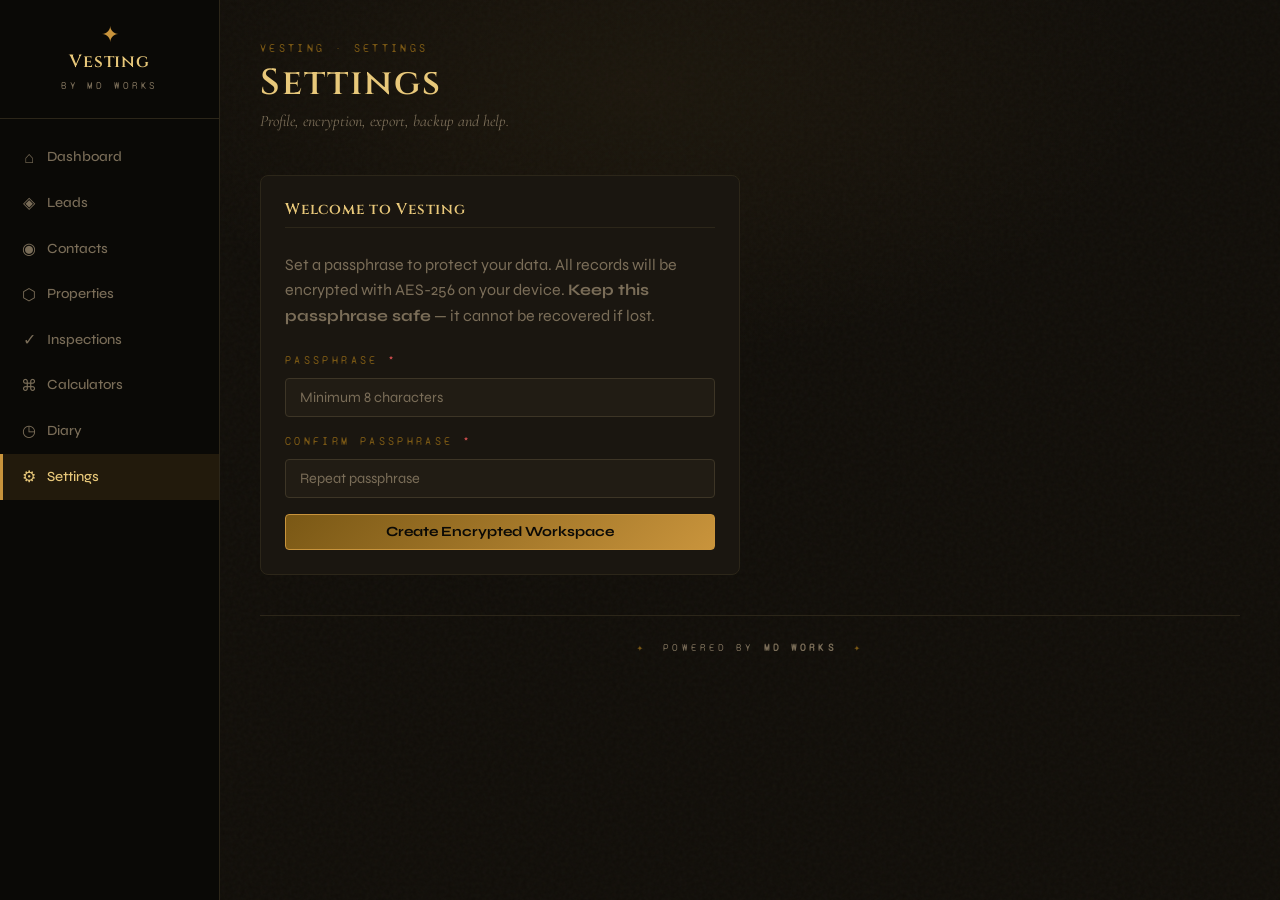
<file: settings.html>
<!DOCTYPE html>
<html lang="en">
<head>
  <meta charset="UTF-8" />
  <meta name="viewport" content="width=device-width, initial-scale=1.0" />
  <meta name="theme-color" content="#c9943c" />
  <title>Settings — Vesting</title>
  <link rel="manifest" href="manifest.json" />
  <link rel="stylesheet" href="css/style.css" />
  <style>
    /* Visually hidden but still a real, clickable element on screen —
       Android Chrome silently blocks .click() on display:none file inputs. */
    #restore-input {
      position: absolute;
      width: 1px;
      height: 1px;
      padding: 0;
      margin: -1px;
      overflow: hidden;
      clip: rect(0,0,0,0);
      white-space: nowrap;
      border: 0;
    }
    .settings-warning { background:rgba(212,160,23,.1); border:1px solid var(--md-warning); border-radius:var(--md-radius); padding:var(--spacing-md); font-size:.875rem; color:var(--md-warning); margin-bottom:var(--spacing-md); }
    .export-grid { display:grid; grid-template-columns:repeat(auto-fit,minmax(200px,1fr)); gap:var(--spacing-sm); }
    .about-stat { display:flex; justify-content:space-between; align-items:center; padding:var(--spacing-sm) 0; border-bottom:1px solid var(--md-border); font-size:.875rem; }
    .about-stat:last-child { border-bottom:none; }
    .about-stat__label { color:var(--md-muted); }
    .about-stat__value { color:var(--md-cream); font-weight:500; }
  </style>
</head>
<body>
<div class="app-shell">
  <nav id="vesting-nav"></nav>
  <main class="page-content">
    <header class="page-header">
      <p class="page-header__eyebrow">Vesting · Settings</p>
      <h1 class="page-header__title">Settings</h1>
      <p class="page-header__subtitle">Profile, encryption, export, backup and help.</p>
    </header>

    <!-- Setup screen -->
    <div id="screen-setup" class="hidden">
      <div class="form-section" style="max-width:480px;">
        <h3 class="form-section__title">Welcome to Vesting</h3>
        <p class="text-muted" style="margin-bottom:var(--spacing-lg);">Set a passphrase to protect your data. All records will be encrypted with AES-256 on your device. <strong>Keep this passphrase safe</strong> — it cannot be recovered if lost.</p>
        <div class="form-grid" style="grid-template-columns:1fr;">
          <div class="form-group">
            <label for="setup-passphrase">Passphrase <span style="color:var(--md-danger)">*</span></label>
            <input type="password" id="setup-passphrase" placeholder="Minimum 8 characters" autocomplete="new-password" />
          </div>
          <div class="form-group">
            <label for="setup-confirm">Confirm Passphrase <span style="color:var(--md-danger)">*</span></label>
            <input type="password" id="setup-confirm" placeholder="Repeat passphrase" autocomplete="new-password" />
          </div>
          <button type="button" class="btn btn--gold btn--full" id="btn-setup">Create Encrypted Workspace</button>
        </div>
      </div>
    </div>

    <!-- Unlock screen -->
    <div id="screen-unlock" class="hidden">
      <div class="form-section" style="max-width:480px;">
        <h3 class="form-section__title">Unlock Vesting</h3>
        <p class="text-muted" style="margin-bottom:var(--spacing-lg);">Enter your passphrase to decrypt and access your data.</p>
        <div class="form-grid" style="grid-template-columns:1fr;">
          <div class="form-group">
            <label for="unlock-passphrase">Passphrase</label>
            <input type="password" id="unlock-passphrase" placeholder="Your passphrase" autocomplete="current-password" />
          </div>
          <button type="button" class="btn btn--gold btn--full" id="btn-unlock">Unlock</button>
        </div>
      </div>
    </div>

    <!-- Main settings -->
    <div id="screen-settings" class="hidden">

      <!-- 1. Profile -->
      <div class="form-section">
        <h3 class="form-section__title">1. Agent Profile</h3>
        <div class="form-grid">
          <div class="form-group">
            <label for="agent-name">Full Name</label>
            <input type="text" id="agent-name" placeholder="Morney Deetlefs" autocomplete="name" />
          </div>
          <div class="form-group">
            <label for="agent-email">Email Address</label>
            <input type="email" id="agent-email" placeholder="morney@mdworks.co.za" autocomplete="email" />
          </div>
          <div class="form-group">
            <label for="agent-phone">Phone Number</label>
            <input type="tel" id="agent-phone" placeholder="+27 82 000 0000" autocomplete="tel" />
          </div>
        </div>
        <button type="button" class="btn btn--gold" id="btn-save-profile" style="margin-top:var(--spacing-md);">Save Profile</button>
      </div>

      <!-- 2. Encryption -->
      <div class="form-section">
        <h3 class="form-section__title">2. Encryption</h3>
        <div id="encryption-status-display" style="margin-bottom:var(--spacing-md);"></div>
        <div class="settings-warning">⚠ Export a full backup before changing your passphrase. Data will be re-encrypted with the new passphrase.</div>
        <details>
          <summary class="btn btn--ghost" style="cursor:pointer;display:inline-flex;align-items:center;gap:var(--spacing-xs);">Change Passphrase</summary>
          <div style="margin-top:var(--spacing-md);">
            <div class="form-grid" style="grid-template-columns:1fr;">
              <div class="form-group">
                <label for="pass-old">Current Passphrase</label>
                <input type="password" id="pass-old" placeholder="Current passphrase" autocomplete="current-password" />
              </div>
              <div class="form-group">
                <label for="pass-new">New Passphrase</label>
                <input type="password" id="pass-new" placeholder="Minimum 8 characters" autocomplete="new-password" />
              </div>
              <div class="form-group">
                <label for="pass-confirm">Confirm New Passphrase</label>
                <input type="password" id="pass-confirm" placeholder="Repeat new passphrase" autocomplete="new-password" />
              </div>
            </div>
            <div id="pass-progress" class="hidden" style="margin-top:var(--spacing-sm);">
              <p class="text-sm text-muted" id="pass-progress-msg">Re-encrypting data…</p>
              <div class="progress-bar" style="margin-top:var(--spacing-xs);">
                <div class="progress-bar__fill" id="pass-progress-bar" style="width:0%"></div>
              </div>
            </div>
            <button type="button" class="btn btn--danger" id="btn-change-pass" style="margin-top:var(--spacing-md);">Change Passphrase</button>
          </div>
        </details>
        <div style="margin-top:var(--spacing-md);">
          <button type="button" class="btn btn--ghost" id="btn-lock-session">🔒 Lock Session</button>
          <p class="text-sm text-muted" style="margin-top:var(--spacing-xs);">Clears the key from memory. You will need your passphrase to unlock again.</p>
        </div>
      </div>

      <!-- 3. Export -->
      <div class="form-section">
        <h3 class="form-section__title">3. Export Data</h3>
        <p class="text-sm text-muted" style="margin-bottom:var(--spacing-md);">CSV exports open in Excel or Google Sheets. The full backup is encrypted — restore requires your passphrase.</p>
        <div class="export-grid">
          <button type="button" class="btn btn--ghost" id="btn-export-leads">↓ Export Leads (CSV)</button>
          <button type="button" class="btn btn--ghost" id="btn-export-contacts">↓ Export Contacts (CSV)</button>
          <button type="button" class="btn btn--ghost" id="btn-export-properties">↓ Export Properties (CSV)</button>
          <button type="button" class="btn btn--gold" id="btn-full-backup">↓ Full Backup (JSON)</button>
        </div>
        <div class="divider" style="margin:var(--spacing-lg) 0;">✦</div>
        <h4 style="margin-bottom:var(--spacing-sm);">Restore from Backup</h4>
        <p class="text-sm text-muted" style="margin-bottom:var(--spacing-md);">Merges backup data with current data. Your passphrase must match the one used when the backup was created.</p>
        <label class="btn btn--ghost" for="restore-input" style="cursor:pointer;">↑ Restore from Backup</label>
        <input type="file" id="restore-input" accept=".json" />
      </div>

      <!-- 4. AI Assistant -->
      <div class="form-section">
        <h3 class="form-section__title">4. AI Assistant (Optional)</h3>
        <div class="settings-warning">
          ⚠ This is the one feature in Vesting that leaves your device. Enabling it sends pasted listing
          text — and your API key, to authenticate — to Groq's servers over the internet. Everything else
          in Vesting stays fully offline and encrypted locally. Use a free personal Groq key you don't mind
          rotating if it's ever exposed, and never share it with anyone.
        </div>
        <div class="form-grid">
          <div class="form-group form-group--full">
            <label for="ai-api-key">Groq API Key</label>
            <input type="password" id="ai-api-key" placeholder="gsk_…" autocomplete="off" />
            <p class="text-sm text-muted" style="margin-top:4px;">
              Free key from <a href="https://console.groq.com/keys" target="_blank" rel="noopener">console.groq.com/keys</a>.
              Stored encrypted on this device with the same AES-256 used for the rest of your data.
            </p>
          </div>
          <div class="form-group form-group--full">
            <label for="ai-model">Model</label>
            <select id="ai-model">
              <option value="">Fetch available models first…</option>
            </select>
          </div>
        </div>
        <div class="flex gap-sm" style="flex-wrap:wrap;">
          <button type="button" class="btn btn--ghost" id="btn-fetch-models">Fetch Available Models</button>
          <button type="button" class="btn btn--gold" id="btn-save-ai">Save AI Settings</button>
          <button type="button" class="btn btn--danger" id="btn-clear-ai" style="margin-left:auto;">Remove Key</button>
        </div>
        <p class="text-sm text-muted" id="ai-status" style="margin-top:var(--spacing-sm);"></p>
      </div>

      <!-- 5. Help -->
      <div class="form-section">
        <h3 class="form-section__title">5. Help &amp; User Guide</h3>
        <p class="text-sm text-muted" style="margin-bottom:var(--spacing-md);">Learn how to use every feature of Vesting — security, leads, inspections, the diary and more.</p>
        <a href="help.html" class="btn btn--gold" style="display:inline-flex;align-items:center;gap:var(--spacing-sm);">
          <span>?</span> Open Help Guide
        </a>
        <div style="margin-top:var(--spacing-md);display:grid;grid-template-columns:repeat(auto-fit,minmax(160px,1fr));gap:var(--spacing-xs);">
          <a href="help.html#getting-started" class="btn btn--ghost btn--sm">Getting Started</a>
          <a href="help.html#security"         class="btn btn--ghost btn--sm">Security</a>
          <a href="help.html#leads"            class="btn btn--ghost btn--sm">Leads</a>
          <a href="help.html#inspections"      class="btn btn--ghost btn--sm">Inspections</a>
          <a href="help.html#export"           class="btn btn--ghost btn--sm">Backup &amp; Export</a>
          <a href="help.html#troubleshooting"  class="btn btn--ghost btn--sm">Troubleshooting</a>
        </div>
      </div>

      <!-- 4. About -->
      <div class="form-section">
        <h3 class="form-section__title">6. About</h3>
        <div>
          <div class="about-stat"><span class="about-stat__label">App</span><span class="about-stat__value">Vesting by MD Works</span></div>
          <div class="about-stat"><span class="about-stat__label">Version</span><span class="about-stat__value">1.0.0</span></div>
          <div class="about-stat"><span class="about-stat__label">Last Backup</span><span class="about-stat__value" id="about-last-backup">Never</span></div>
          <div class="about-stat"><span class="about-stat__label">Storage Used</span><span class="about-stat__value" id="about-storage">Calculating…</span></div>
          <div class="about-stat"><span class="about-stat__label">Data Location</span><span class="about-stat__value">This device only (encrypted)</span></div>
          <div class="about-stat"><span class="about-stat__label">Encryption</span><span class="about-stat__value">AES-256-GCM · PBKDF2 310k iterations</span></div>
          <div class="about-stat"><span class="about-stat__label">Compliance</span><span class="about-stat__value">POPIA (South Africa)</span></div>
        </div>
        <div style="text-align:center;margin-top:var(--spacing-xl);padding-top:var(--spacing-lg);border-top:1px solid var(--md-border);">
          <p style="font-family:'Cinzel',serif;color:var(--md-gold-lt);letter-spacing:.05em;font-size:1rem;">Vesting</p>
          <p class="tagline" style="margin-top:4px;">Your practice. Your clients. Secured.</p>
          <p class="text-sm text-muted" style="margin-top:var(--spacing-md);"><span style="color:var(--md-gold-dk);">✦</span> Powered by MD Works · Durban, South Africa <span style="color:var(--md-gold-dk);">✦</span></p>
        </div>
      </div>

    </div>

    <footer id="vesting-footer"></footer>
  </main>
</div>

<script src="js/db.js"></script>
<script src="js/crypto.js"></script>
<script src="js/app.js"></script>
<script src="js/export.js"></script>
<script>
;(async () => {
  await App.init()
  const params     = new URLSearchParams(window.location.search)
  const wantSetup  = params.get('setup')  === '1'
  const wantUnlock = params.get('unlock') === '1'
  const isSetUp    = await Crypto.isSetUp()
  const unlocked   = Crypto.isUnlocked()

  if (!isSetUp || wantSetup) {
    document.getElementById('screen-setup').classList.remove('hidden')
  } else if (!unlocked || wantUnlock) {
    document.getElementById('screen-unlock').classList.remove('hidden')
    document.getElementById('unlock-passphrase').focus()
  } else {
    await showMainSettings()
  }

  // ── Setup ─────────────────────────────────────────────────────────────────
  document.getElementById('btn-setup').addEventListener('click', async () => {
    const pass = document.getElementById('setup-passphrase').value
    const conf = document.getElementById('setup-confirm').value
    const btn  = document.getElementById('btn-setup')
    if (!App.validate.passphrase(pass)) { App.form.error('setup-passphrase','Passphrase must be at least 8 characters.'); return }
    if (pass !== conf) { App.form.error('setup-confirm','Passphrases do not match.'); return }
    btn.disabled = true; btn.textContent = 'Setting up…'
    try {
      await Crypto.setup(pass)
      App.toast('Workspace created. Welcome to Vesting.', 'success')
      document.getElementById('screen-setup').classList.add('hidden')
      setTimeout(() => { window.location.href = 'index.html' }, 1200)
    } catch(err) {
      App.toast('Setup failed: ' + err.message, 'danger')
      btn.disabled = false; btn.textContent = 'Create Encrypted Workspace'
    }
  })
  document.getElementById('setup-confirm').addEventListener('keydown', e => { if(e.key==='Enter') document.getElementById('btn-setup').click() })

  // ── Unlock ────────────────────────────────────────────────────────────────
  document.getElementById('btn-unlock').addEventListener('click', async () => {
    const pass = document.getElementById('unlock-passphrase').value
    const btn  = document.getElementById('btn-unlock')
    if (!pass) { App.form.error('unlock-passphrase','Please enter your passphrase.'); return }
    btn.disabled = true; btn.textContent = 'Unlocking…'
    try {
      await Crypto.unlock(pass)
      App.toast('Unlocked. Welcome back.', 'success')
      setTimeout(() => { window.location.href = 'index.html' }, 600)
    } catch(err) {
      App.form.error('unlock-passphrase','Wrong passphrase. Please try again.')
      App.toast('Wrong passphrase.', 'danger')
      btn.disabled = false; btn.textContent = 'Unlock'
      document.getElementById('unlock-passphrase').select()
    }
  })
  document.getElementById('unlock-passphrase').addEventListener('keydown', e => { if(e.key==='Enter') document.getElementById('btn-unlock').click() })

  // ── Main settings ─────────────────────────────────────────────────────────
  async function showMainSettings() {
    document.getElementById('screen-settings').classList.remove('hidden')
    await loadProfile(); await loadAbout(); await loadAiSettings(); showEncryptionStatus()
  }

  async function loadProfile() {
    const [name,email,phone] = await Promise.all([DB.getSetting('agentName'),DB.getSetting('agentEmail'),DB.getSetting('agentPhone')])
    if(name)  document.getElementById('agent-name').value  = name
    if(email) document.getElementById('agent-email').value = email
    if(phone) document.getElementById('agent-phone').value = phone
  }

  document.getElementById('btn-save-profile').addEventListener('click', async () => {
    const name  = document.getElementById('agent-name').value.trim()
    const email = document.getElementById('agent-email').value.trim()
    const phone = document.getElementById('agent-phone').value.trim()
    if(email && !App.validate.email(email)) { App.form.error('agent-email','Enter a valid email.'); return }
    if(phone && !App.validate.phone(phone)) { App.form.error('agent-phone','Enter a valid SA number.'); return }
    try {
      await Promise.all([DB.setSetting('agentName',name),DB.setSetting('agentEmail',email),DB.setSetting('agentPhone',phone)])
      if(name) sessionStorage.setItem('vesting_agent_name', name)
      App.toast('Profile saved.', 'success')
    } catch { App.toast('Could not save profile.', 'danger') }
  })
  App.form.liveValidate('agent-email'); App.form.liveValidate('agent-phone')

  // ── AI Assistant (Groq) ────────────────────────────────────────────────────
  async function loadAiSettings () {
    const hasKey = !!(await DB.getSetting('groqApiKey'))
    const model  = await DB.getSetting('groqModel')

    if (hasKey) {
      document.getElementById('ai-api-key').placeholder = '•••• saved — enter a new key to replace it'
      document.getElementById('ai-status').textContent = model
        ? `AI Assistant configured ✓ (model: ${model})`
        : 'API key saved — fetch models to pick one, then save again.'
    } else {
      document.getElementById('ai-status').textContent = 'AI Assistant not configured.'
    }

    if (model) {
      document.getElementById('ai-model').innerHTML = `<option value="${model}" selected>${model}</option>`
    }
  }

  async function getEffectiveApiKey () {
    const typed = document.getElementById('ai-api-key').value.trim()
    if (typed) return typed
    return App.aiGetApiKey()
  }

  document.getElementById('btn-fetch-models').addEventListener('click', async () => {
    const key = await getEffectiveApiKey()
    if (!key) { App.toast('Enter your Groq API key first.', 'warning'); return }

    const btn = document.getElementById('btn-fetch-models')
    btn.disabled = true
    btn.textContent = 'Fetching…'

    try {
      const res = await fetch('https://api.groq.com/openai/v1/models', {
        headers: { 'Authorization': `Bearer ${key}` }
      })
      if (!res.ok) throw new Error(`HTTP ${res.status}`)

      const json   = await res.json()
      const models = (json.data || []).filter(m => m.active !== false)
      if (!models.length) throw new Error('No models returned')

      const currentSaved = await DB.getSetting('groqModel')
      const select = document.getElementById('ai-model')
      select.innerHTML = models
        .map(m => `<option value="${m.id}" ${m.id === currentSaved ? 'selected' : ''}>${m.id}</option>`)
        .join('')

      App.toast(`Found ${models.length} available model${models.length === 1 ? '' : 's'}.`, 'success')
    } catch (err) {
      console.error(err)
      App.toast('Could not fetch models — check your API key and internet connection.', 'danger', 6000)
    } finally {
      btn.disabled = false
      btn.textContent = 'Fetch Available Models'
    }
  })

  document.getElementById('btn-save-ai').addEventListener('click', async () => {
    const typedKey = document.getElementById('ai-api-key').value.trim()
    const model    = document.getElementById('ai-model').value

    try {
      if (typedKey) {
        const blob = await Crypto.encrypt(typedKey)
        await DB.setSetting('groqApiKey', blob)
        document.getElementById('ai-api-key').value = ''
        document.getElementById('ai-api-key').placeholder = '•••• saved — enter a new key to replace it'
      }
      if (model) await DB.setSetting('groqModel', model)

      await loadAiSettings()
      App.toast('AI settings saved.', 'success')
    } catch (err) {
      console.error(err)
      App.toast('Could not save AI settings.', 'danger')
    }
  })

  document.getElementById('btn-clear-ai').addEventListener('click', async () => {
    const confirmed = await App.confirm(
      'Remove the saved Groq API key? AI-assisted parsing will be unavailable until you add a new key.',
      'Remove', 'danger'
    )
    if (!confirmed) return

    await DB.deleteSetting('groqApiKey')
    await DB.deleteSetting('groqModel')
    document.getElementById('ai-api-key').value = ''
    document.getElementById('ai-api-key').placeholder = 'gsk_…'
    document.getElementById('ai-model').innerHTML = '<option value="">Fetch available models first…</option>'
    document.getElementById('ai-status').textContent = 'AI Assistant not configured.'
    App.toast('API key removed.', 'success')
  })

  function showEncryptionStatus() {
    const locked = !Crypto.isUnlocked()
    document.getElementById('encryption-status-display').innerHTML = `
      <div class="encryption-status encryption-status--${locked?'locked':'unlocked'}">
        ${locked ? '🔒 Session locked — data encrypted at rest' : '🔓 Session active — data accessible'}
      </div>`
  }

  document.getElementById('btn-lock-session').addEventListener('click', async () => {
    const ok = await App.confirm('Lock this session? You will need your passphrase to continue.','Lock','danger')
    if(!ok) return
    Crypto.lock(); App.toast('Session locked.','gold')
    setTimeout(() => { window.location.href = 'settings.html?unlock=1' }, 800)
  })

  document.getElementById('btn-change-pass').addEventListener('click', async () => {
    const oldPass = document.getElementById('pass-old').value
    const newPass = document.getElementById('pass-new').value
    const conf    = document.getElementById('pass-confirm').value
    const btn     = document.getElementById('btn-change-pass')
    if(!oldPass) { App.form.error('pass-old','Enter your current passphrase.'); return }
    if(!App.validate.passphrase(newPass)) { App.form.error('pass-new','New passphrase must be at least 8 characters.'); return }
    if(newPass !== conf) { App.form.error('pass-confirm','Passphrases do not match.'); return }
    const ok = await App.confirm('Change passphrase? All data will be re-encrypted. Backup first.','Change Passphrase','danger')
    if(!ok) return
    btn.disabled = true; btn.textContent = 'Re-encrypting…'
    document.getElementById('pass-progress').classList.remove('hidden')
    try {
      await Crypto.changePassphrase(oldPass, newPass, (pct, store) => {
        document.getElementById('pass-progress-bar').style.width = pct+'%'
        document.getElementById('pass-progress-msg').textContent = `Re-encrypting ${store}… ${pct}%`
      })
      App.toast('Passphrase changed. All data re-encrypted.','success')
      ;['pass-old','pass-new','pass-confirm'].forEach(id => document.getElementById(id).value='')
      document.getElementById('pass-progress').classList.add('hidden')
      document.getElementById('pass-progress-bar').style.width = '0%'
    } catch(err) { App.toast(err.message||'Could not change passphrase.','danger') }
    finally { btn.disabled=false; btn.textContent='Change Passphrase' }
  })

  document.getElementById('btn-export-leads').addEventListener('click',      () => Export.leadsCSV())
  document.getElementById('btn-export-contacts').addEventListener('click',   () => Export.contactsCSV())
  document.getElementById('btn-export-properties').addEventListener('click', () => Export.propertiesCSV())
  document.getElementById('btn-full-backup').addEventListener('click',       () => Export.fullBackup())

  // File picker opens natively via <label for="restore-input"> — no JS
  // .click() simulation. Confirm happens after the file is chosen, so the
  // agent can see the filename/date before committing to the merge.
  document.getElementById('restore-input').addEventListener('change', async e => {
    const file = e.target.files[0]
    if(!file) return
    const ok = await App.confirm(
      `Restore from <strong>${file.name}</strong>? This will merge backup data with your current data.`,
      'Restore', 'gold'
    )
    if (!ok) { e.target.value = ''; return }
    try { await Export.restoreBackup(file); await loadAbout() } catch {}
    e.target.value = ''
  })

  async function loadAbout() {
    const lastBackup = await DB.getSetting('lastBackup')
    document.getElementById('about-last-backup').textContent = lastBackup ? App.formatDate(lastBackup,true) : 'Never'
    const est = await DB.storageEstimate()
    document.getElementById('about-storage').textContent = est
      ? `${(est.usage/1024/1024).toFixed(1)} MB used of ~${(est.quota/1024/1024).toFixed(0)} MB`
      : 'Unavailable on this browser'
  }
})()
</script>
</body>
</html>
</file>
<file: css/style.css>
/* ============================================================
   Vesting — by MD Works
   css/style.css — Complete MD Works Design System
   Dark theme only. Gold accents. Cinzel headings. Syne body.
   ============================================================ */

/* ─── Google Fonts ─────────────────────────────────────────── */
@import url('https://fonts.googleapis.com/css2?family=Cinzel:wght@400;600;900&family=Cormorant+Garamond:ital,wght@0,300;0,400;0,600;1,300;1,400&family=Syne:wght@400;500;600;700&family=Syne+Mono&display=swap');

/* ─── Design Tokens ────────────────────────────────────────── */
:root {
  /* Backgrounds */
  --md-black:      #0a0906;
  --md-dark:       #110e09;
  --md-surface:    #1a1610;
  --md-panel:      #211c14;
  --md-border:     #2c2619;
  --md-border-lt:  #3d3526;

  /* Gold */
  --md-gold-dk:    #7a5815;
  --md-gold:       #c9943c;
  --md-gold-lt:    #e8c87a;
  --md-gold-pale:  #f5e4bb;
  --md-gold-glow:  rgba(201, 148, 60, .12);

  /* Text */
  --md-cream:      #f0e6ce;
  --md-muted:      #7a6d58;

  /* Semantic */
  --md-success:    #4caf7a;
  --md-danger:     #c94c4c;
  --md-warning:    #d4a017;
  --md-info:       #4c8fc9;

  /* Shape */
  --md-radius:     4px;
  --md-radius-sm:  2px;
  --md-radius-lg:  8px;

  /* Layout */
  --nav-width:     220px;
  --content-max:   1200px;
  --spacing-xs:    4px;
  --spacing-sm:    8px;
  --spacing-md:    16px;
  --spacing-lg:    24px;
  --spacing-xl:    40px;

  /* Transitions */
  --transition:    150ms ease;
  --transition-md: 250ms ease;
}

/* ─── Reset & Base ─────────────────────────────────────────── */
*, *::before, *::after {
  box-sizing: border-box;
  margin:     0;
  padding:    0;
}

html {
  font-size:   16px;
  scroll-behavior: smooth;
}

body {
  background-color: var(--md-dark);
  color:            var(--md-cream);
  font-family:      'Syne', sans-serif;
  font-weight:      400;
  line-height:      1.6;
  min-height:       100vh;
  overflow-x:       hidden;
  position:         relative;
}

/* ─── Grain texture overlay ────────────────────────────────── */
body::before {
  content:  '';
  position: fixed;
  inset:    0;
  background-image: url("data:image/svg+xml,%3Csvg viewBox='0 0 256 256' xmlns='http://www.w3.org/2000/svg'%3E%3Cfilter id='noise'%3E%3CfeTurbulence type='fractalNoise' baseFrequency='0.9' numOctaves='4' stitchTiles='stitch'/%3E%3C/filter%3E%3Crect width='100%25' height='100%25' filter='url(%23noise)'/%3E%3C/svg%3E");
  opacity:  0.035;
  pointer-events: none;
  z-index:  0;
}

/* ─── Ambient glow ─────────────────────────────────────────── */
body::after {
  content:  '';
  position: fixed;
  top:      -20%;
  left:     50%;
  transform: translateX(-50%);
  width:    80vw;
  height:   60vh;
  background: radial-gradient(ellipse at center, rgba(201,148,60,.06) 0%, transparent 70%);
  pointer-events: none;
  z-index:  0;
}

/* ─── Layout shell ─────────────────────────────────────────── */
.app-shell {
  display:   flex;
  min-height: 100vh;
  position:  relative;
  z-index:   1;
}

/* ─── Sidebar nav ──────────────────────────────────────────── */
#vesting-nav {
  width:      var(--nav-width);
  min-height: 100vh;
  background: var(--md-black);
  border-right: 1px solid var(--md-border);
  display:    flex;
  flex-direction: column;
  position:   fixed;
  top:        0;
  left:       0;
  z-index:    100;
  overflow-y: auto;
  padding-bottom: var(--spacing-xl);
}

.nav-brand {
  display:        flex;
  flex-direction: column;
  align-items:    center;
  padding:        var(--spacing-lg) var(--spacing-md);
  border-bottom:  1px solid var(--md-border);
  gap:            2px;
}

.nav-ornament {
  color:       var(--md-gold);
  font-size:   1.4rem;
  line-height: 1;
}

.nav-title {
  font-family:     'Cinzel', serif;
  font-weight:     600;
  font-size:       1.1rem;
  color:           var(--md-gold-lt);
  letter-spacing:  .05em;
}

.nav-by {
  font-family:    'Syne Mono', monospace;
  font-size:      .6rem;
  color:          var(--md-muted);
  text-transform: uppercase;
  letter-spacing: .3em;
}

.nav-links {
  list-style: none;
  padding:    var(--spacing-md) 0;
  flex:       1;
}

.nav-link {
  display:        flex;
  align-items:    center;
  gap:            var(--spacing-sm);
  padding:        10px var(--spacing-md);
  color:          var(--md-muted);
  text-decoration: none;
  font-size:      .875rem;
  font-weight:    500;
  border-left:    3px solid transparent;
  transition:     color var(--transition), background var(--transition), border-color var(--transition);
}

.nav-link:hover {
  color:      var(--md-cream);
  background: var(--md-gold-glow);
}

.nav-link--active {
  color:        var(--md-gold-lt);
  border-color: var(--md-gold);
  background:   var(--md-gold-glow);
}

.nav-icon {
  font-size:  1rem;
  width:      20px;
  text-align: center;
  flex-shrink: 0;
}

.nav-label {
  white-space: nowrap;
}

/* ─── Main content area ────────────────────────────────────── */
.page-content {
  margin-left: var(--nav-width);
  flex:        1;
  padding:     var(--spacing-xl);
  max-width:   calc(var(--content-max) + var(--nav-width));
  width:       100%;
}

/* ─── Page header ──────────────────────────────────────────── */
.page-header {
  margin-bottom: var(--spacing-xl);
}

.page-header__eyebrow {
  font-family:    'Syne Mono', monospace;
  font-size:      .7rem;
  color:          var(--md-gold-dk);
  text-transform: uppercase;
  letter-spacing: .3em;
  margin-bottom:  var(--spacing-xs);
}

.page-header__title {
  font-family:    'Cinzel', serif;
  font-size:      clamp(1.5rem, 4vw, 2.25rem);
  font-weight:    600;
  color:          var(--md-gold-lt);
  letter-spacing: .05em;
  line-height:    1.2;
}

.page-header__subtitle {
  font-family:  'Cormorant Garamond', serif;
  font-style:   italic;
  font-size:    1rem;
  color:        var(--md-muted);
  margin-top:   var(--spacing-xs);
}

.page-header__actions {
  display:    flex;
  gap:        var(--spacing-sm);
  margin-top: var(--spacing-md);
  flex-wrap:  wrap;
}

/* ─── Divider ──────────────────────────────────────────────── */
.divider {
  display:        flex;
  align-items:    center;
  gap:            var(--spacing-md);
  margin:         var(--spacing-xl) 0;
  color:          var(--md-gold);
  font-size:      .8rem;
}

.divider::before,
.divider::after {
  content:    '';
  flex:       1;
  height:     1px;
  background: linear-gradient(90deg, transparent, var(--md-border-lt), transparent);
}

/* ─── Typography ───────────────────────────────────────────── */
h1, h2, h3, h4 {
  font-family:    'Cinzel', serif;
  color:          var(--md-gold-lt);
  letter-spacing: .05em;
  line-height:    1.25;
}

h1 { font-size: clamp(1.75rem, 5vw, 2.5rem); font-weight: 600; }
h2 { font-size: clamp(1.25rem, 3vw, 1.75rem); font-weight: 600; }
h3 { font-size: 1.125rem; font-weight: 600; }
h4 { font-size: 1rem;     font-weight: 600; }

p  { margin-bottom: var(--spacing-md); }
p:last-child { margin-bottom: 0; }

a {
  color:           var(--md-gold);
  text-decoration: none;
  transition:      color var(--transition);
}
a:hover { color: var(--md-gold-lt); }

label {
  display:        block;
  font-family:    'Syne Mono', monospace;
  font-size:      .7rem;
  color:          var(--md-gold-dk);
  text-transform: uppercase;
  letter-spacing: .3em;
  margin-bottom:  var(--spacing-xs);
}

small, .text-sm  { font-size: .8rem; }
.text-muted      { color: var(--md-muted); }
.text-gold       { color: var(--md-gold); }
.text-gold-lt    { color: var(--md-gold-lt); }
.text-success    { color: var(--md-success); }
.text-danger     { color: var(--md-danger); }
.text-warning    { color: var(--md-warning); }
.text-mono       { font-family: 'Syne Mono', monospace; }

.tagline {
  font-family: 'Cormorant Garamond', serif;
  font-style:  italic;
  font-size:   1.1rem;
  color:       var(--md-muted);
}

/* ─── Buttons ──────────────────────────────────────────────── */
.btn {
  display:         inline-flex;
  align-items:     center;
  gap:             var(--spacing-xs);
  padding:         10px 20px;
  border:          1px solid transparent;
  border-radius:   var(--md-radius);
  font-family:     'Syne', sans-serif;
  font-size:       .875rem;
  font-weight:     600;
  cursor:          pointer;
  text-decoration: none;
  transition:      all var(--transition);
  white-space:     nowrap;
  line-height:     1;
}

.btn:disabled,
.btn[disabled] {
  opacity: .4;
  cursor:  not-allowed;
}

/* Primary — gold gradient */
.btn--gold {
  background: linear-gradient(135deg, var(--md-gold-dk), var(--md-gold));
  border-color: var(--md-gold);
  color:       var(--md-black);
  font-weight: 700;
}
.btn--gold:hover:not(:disabled) {
  background:  linear-gradient(135deg, var(--md-gold), var(--md-gold-lt));
  color:       var(--md-black);
  box-shadow:  0 0 16px var(--md-gold-glow);
}

/* Ghost / secondary */
.btn--ghost {
  background:   transparent;
  border-color: var(--md-border-lt);
  color:        var(--md-cream);
}
.btn--ghost:hover:not(:disabled) {
  border-color: var(--md-gold);
  color:        var(--md-gold-lt);
  background:   var(--md-gold-glow);
}

/* Danger */
.btn--danger {
  background:   transparent;
  border-color: var(--md-danger);
  color:        var(--md-danger);
}
.btn--danger:hover:not(:disabled) {
  background: var(--md-danger);
  color:      var(--md-cream);
}

/* Success */
.btn--success {
  background:   transparent;
  border-color: var(--md-success);
  color:        var(--md-success);
}
.btn--success:hover:not(:disabled) {
  background: var(--md-success);
  color:      var(--md-black);
}

/* Sizes */
.btn--sm { padding: 6px 12px; font-size: .8rem; }
.btn--lg { padding: 14px 28px; font-size: 1rem; }
.btn--full { width: 100%; justify-content: center; }

/* Icon-only button */
.btn--icon {
  padding:       8px;
  border-radius: var(--md-radius-sm);
}

/* WhatsApp button */
.btn--whatsapp {
  background:   #25d366;
  border-color: #25d366;
  color:        #fff;
}
.btn--whatsapp:hover:not(:disabled) {
  background:  #1da851;
  border-color: #1da851;
}

/* ─── Cards ────────────────────────────────────────────────── */
.card {
  background:    var(--md-surface);
  border:        1px solid var(--md-border);
  border-radius: var(--md-radius-lg);
  padding:       var(--spacing-lg);
  transition:    border-color var(--transition-md), box-shadow var(--transition-md);
}

.card:hover {
  border-color: var(--md-gold-dk);
  box-shadow:   0 0 20px var(--md-gold-glow);
}

.card--flat {
  background: var(--md-panel);
}

.card--active {
  border-color: var(--md-gold);
  box-shadow:   0 0 16px var(--md-gold-glow);
}

.card__label {
  font-family:    'Syne Mono', monospace;
  font-size:      .65rem;
  color:          var(--md-gold-dk);
  text-transform: uppercase;
  letter-spacing: .3em;
  margin-bottom:  var(--spacing-xs);
}

.card__title {
  font-family:    'Cinzel', serif;
  font-size:      1rem;
  color:          var(--md-gold-lt);
  letter-spacing: .03em;
  margin-bottom:  var(--spacing-xs);
}

.card__value {
  font-size:   1.5rem;
  font-weight: 700;
  color:       var(--md-cream);
}

/* ─── Stat cards (dashboard) ───────────────────────────────── */
.stats-grid {
  display:               grid;
  grid-template-columns: repeat(auto-fit, minmax(180px, 1fr));
  gap:                   var(--spacing-md);
  margin-bottom:         var(--spacing-xl);
}

.stat-card {
  background:    var(--md-surface);
  border:        1px solid var(--md-border);
  border-radius: var(--md-radius-lg);
  padding:       var(--spacing-lg);
  transition:    border-color var(--transition-md), box-shadow var(--transition-md);
}

.stat-card:hover {
  border-color: var(--md-gold-dk);
  box-shadow:   0 0 16px var(--md-gold-glow);
}

.stat-card__label {
  font-family:    'Syne Mono', monospace;
  font-size:      .65rem;
  color:          var(--md-gold-dk);
  text-transform: uppercase;
  letter-spacing: .3em;
  margin-bottom:  var(--spacing-sm);
}

.stat-card__value {
  font-family:  'Cinzel', serif;
  font-size:    2rem;
  font-weight:  600;
  color:        var(--md-gold-lt);
  line-height:  1;
}

.stat-card__sub {
  font-size:  .75rem;
  color:      var(--md-muted);
  margin-top: var(--spacing-xs);
}

/* ─── Quick action cards ───────────────────────────────────── */
.actions-grid {
  display:               grid;
  grid-template-columns: repeat(auto-fit, minmax(140px, 1fr));
  gap:                   var(--spacing-md);
  margin-bottom:         var(--spacing-xl);
}

.action-card {
  display:        flex;
  flex-direction: column;
  align-items:    center;
  justify-content: center;
  gap:            var(--spacing-sm);
  padding:        var(--spacing-lg) var(--spacing-md);
  background:     var(--md-surface);
  border:         1px solid var(--md-border);
  border-radius:  var(--md-radius-lg);
  text-decoration: none;
  color:          var(--md-cream);
  transition:     all var(--transition-md);
  cursor:         pointer;
  text-align:     center;
}

.action-card:hover {
  border-color: var(--md-gold);
  background:   var(--md-gold-glow);
  color:        var(--md-gold-lt);
  box-shadow:   0 0 20px var(--md-gold-glow);
  transform:    translateY(-2px);
}

.action-card__icon {
  font-size:   1.75rem;
  line-height: 1;
}

.action-card__label {
  font-family:    'Syne Mono', monospace;
  font-size:      .65rem;
  text-transform: uppercase;
  letter-spacing: .2em;
  color:          var(--md-muted);
}

.action-card:hover .action-card__label {
  color: var(--md-gold-lt);
}

/* ─── Form elements ────────────────────────────────────────── */
.form-section {
  background:    var(--md-surface);
  border:        1px solid var(--md-border);
  border-radius: var(--md-radius-lg);
  padding:       var(--spacing-lg);
  margin-bottom: var(--spacing-lg);
}

.form-section__title {
  font-family:    'Cinzel', serif;
  font-size:      .95rem;
  font-weight:    600;
  color:          var(--md-gold-lt);
  letter-spacing: .05em;
  margin-bottom:  var(--spacing-lg);
  padding-bottom: var(--spacing-sm);
  border-bottom:  1px solid var(--md-border);
}

.form-grid {
  display:               grid;
  grid-template-columns: repeat(auto-fit, minmax(240px, 1fr));
  gap:                   var(--spacing-md);
}

.form-group {
  display:        flex;
  flex-direction: column;
  gap:            var(--spacing-xs);
}

.form-group--full {
  grid-column: 1 / -1;
}

/* Inputs, selects, textareas */
input[type="text"],
input[type="email"],
input[type="tel"],
input[type="number"],
input[type="date"],
input[type="time"],
input[type="password"],
input[type="search"],
select,
textarea {
  width:            100%;
  padding:          10px 14px;
  background:       var(--md-panel);
  border:           1px solid var(--md-border-lt);
  border-radius:    var(--md-radius);
  color:            var(--md-cream);
  font-family:      'Syne', sans-serif;
  font-size:        .9rem;
  transition:       border-color var(--transition), box-shadow var(--transition);
  appearance:       none;
  -webkit-appearance: none;
}

input:focus,
select:focus,
textarea:focus {
  outline:      none;
  border-color: var(--md-gold);
  box-shadow:   0 0 0 3px var(--md-gold-glow);
}

input::placeholder,
textarea::placeholder {
  color: var(--md-muted);
}

/* Date input calendar icon colour fix */
input[type="date"]::-webkit-calendar-picker-indicator {
  filter: invert(0.6) sepia(1) saturate(2) hue-rotate(5deg);
  cursor: pointer;
}

select {
  background-image: url("data:image/svg+xml,%3Csvg xmlns='http://www.w3.org/2000/svg' width='12' height='8' viewBox='0 0 12 8'%3E%3Cpath d='M1 1l5 5 5-5' stroke='%237a5815' stroke-width='2' fill='none' stroke-linecap='round'/%3E%3C/svg%3E");
  background-repeat:   no-repeat;
  background-position: right 12px center;
  padding-right:       36px;
  cursor:              pointer;
}

select option {
  background: var(--md-panel);
  color:      var(--md-cream);
}

textarea {
  resize:     vertical;
  min-height: 100px;
}

/* Checkbox & radio */
input[type="checkbox"],
input[type="radio"] {
  width:         16px;
  height:        16px;
  accent-color:  var(--md-gold);
  cursor:        pointer;
  flex-shrink:   0;
}

.checkbox-group,
.radio-group {
  display:    flex;
  align-items: center;
  gap:        var(--spacing-sm);
  cursor:     pointer;
}

.checkbox-group label,
.radio-group label {
  font-family:    'Syne', sans-serif;
  font-size:      .875rem;
  color:          var(--md-cream);
  text-transform: none;
  letter-spacing: normal;
  cursor:         pointer;
  margin-bottom:  0;
}

/* Feature toggle chips */
.feature-grid {
  display:               grid;
  grid-template-columns: repeat(auto-fill, minmax(160px, 1fr));
  gap:                   var(--spacing-sm);
}

.feature-chip {
  display:       flex;
  align-items:   center;
  gap:           var(--spacing-xs);
  padding:       8px 12px;
  background:    var(--md-panel);
  border:        1px solid var(--md-border);
  border-radius: var(--md-radius);
  cursor:        pointer;
  transition:    all var(--transition);
  user-select:   none;
}

.feature-chip:hover {
  border-color: var(--md-gold-dk);
}

.feature-chip--active {
  border-color: var(--md-gold);
  background:   var(--md-gold-glow);
  color:        var(--md-gold-lt);
}

.feature-chip input[type="checkbox"] {
  display: none;
}

.feature-chip__label {
  font-size:   .8rem;
  color:       var(--md-muted);
  transition:  color var(--transition);
}

.feature-chip--active .feature-chip__label {
  color: var(--md-gold-lt);
}

/* ─── Validation states ────────────────────────────────────── */
.field--error {
  border-color: var(--md-danger) !important;
  box-shadow:   0 0 0 3px rgba(201, 76, 76, .15) !important;
}

@keyframes shake {
  0%, 100% { transform: translateX(0); }
  20%       { transform: translateX(-6px); }
  40%       { transform: translateX(6px); }
  60%       { transform: translateX(-4px); }
  80%       { transform: translateX(4px); }
}

.field--shake {
  animation: shake 0.35s ease;
}

.field-error-msg {
  font-size:  .75rem;
  color:      var(--md-danger);
  margin-top: var(--spacing-xs);
}

.form-error-banner {
  background:    rgba(201, 76, 76, .1);
  border:        1px solid var(--md-danger);
  border-radius: var(--md-radius);
  padding:       var(--spacing-md);
  margin-bottom: var(--spacing-lg);
}

.form-error-banner__title {
  font-weight:   600;
  color:         var(--md-danger);
  margin-bottom: var(--spacing-xs);
}

.form-error-banner ul {
  padding-left: var(--spacing-lg);
  color:        var(--md-cream);
  font-size:    .875rem;
}

.form-error-banner li {
  margin-bottom: var(--spacing-xs);
}

/* ─── Tables ───────────────────────────────────────────────── */
.table-wrap {
  overflow-x:    auto;
  border:        1px solid var(--md-border);
  border-radius: var(--md-radius-lg);
}

table {
  width:           100%;
  border-collapse: collapse;
  font-size:       .875rem;
}

thead tr {
  background:   var(--md-black);
  border-bottom: 1px solid var(--md-border-lt);
}

thead th {
  padding:        10px var(--spacing-md);
  text-align:     left;
  font-family:    'Syne Mono', monospace;
  font-size:      .65rem;
  color:          var(--md-gold-dk);
  text-transform: uppercase;
  letter-spacing: .2em;
  white-space:    nowrap;
}

tbody tr {
  border-bottom: 1px solid var(--md-border);
  transition:    background var(--transition);
}

tbody tr:last-child {
  border-bottom: none;
}

tbody tr:hover {
  background: var(--md-gold-glow);
}

tbody td {
  padding:     12px var(--spacing-md);
  color:       var(--md-cream);
  vertical-align: middle;
}

.td-actions {
  display:    flex;
  gap:        var(--spacing-xs);
  align-items: center;
}

/* ─── Badges ───────────────────────────────────────────────── */
.badge {
  display:        inline-block;
  padding:        2px 8px;
  border-radius:  var(--md-radius-sm);
  font-family:    'Syne Mono', monospace;
  font-size:      .65rem;
  text-transform: uppercase;
  letter-spacing: .15em;
  white-space:    nowrap;
}

.badge--gold    { background: rgba(201,148,60,.2);  color: var(--md-gold-lt); }
.badge--success { background: rgba(76,175,122,.2);  color: var(--md-success); }
.badge--danger  { background: rgba(201,76,76,.2);   color: var(--md-danger);  }
.badge--warning { background: rgba(212,160,23,.2);  color: var(--md-warning); }
.badge--info    { background: rgba(76,143,201,.2);  color: var(--md-info);    }
.badge--muted   { background: rgba(122,109,88,.2);  color: var(--md-muted);   }

/* ─── Search & filter bar ──────────────────────────────────── */
.filter-bar {
  display:       flex;
  gap:           var(--spacing-sm);
  align-items:   center;
  flex-wrap:     wrap;
  margin-bottom: var(--spacing-lg);
  padding:       var(--spacing-md);
  background:    var(--md-surface);
  border:        1px solid var(--md-border);
  border-radius: var(--md-radius-lg);
}

.filter-bar .search-input {
  flex: 1;
  min-width: 200px;
}

.filter-bar select {
  min-width: 140px;
  flex-shrink: 0;
}

/* ─── Property grid ────────────────────────────────────────── */
.property-grid {
  display:               grid;
  grid-template-columns: repeat(3, 1fr);
  gap:                   var(--spacing-lg);
}

.property-card {
  background:    var(--md-surface);
  border:        1px solid var(--md-border);
  border-radius: var(--md-radius-lg);
  overflow:      hidden;
  transition:    all var(--transition-md);
}

.property-card:hover {
  border-color: var(--md-gold-dk);
  box-shadow:   0 4px 24px var(--md-gold-glow);
  transform:    translateY(-2px);
}

.property-card__image {
  width:       100%;
  height:      180px;
  object-fit:  cover;
  background:  var(--md-panel);
  display:     flex;
  align-items: center;
  justify-content: center;
  color:       var(--md-muted);
  font-size:   2rem;
}

.property-card__body {
  padding: var(--spacing-md);
}

.property-card__address {
  font-weight:   600;
  color:         var(--md-cream);
  margin-bottom: var(--spacing-xs);
  font-size:     .9rem;
}

.property-card__price {
  font-family:   'Cinzel', serif;
  font-size:     1.1rem;
  color:         var(--md-gold-lt);
  margin-bottom: var(--spacing-sm);
}

.property-card__image--linked {
  cursor: pointer;
}

.property-card__view-listing {
  display: inline-flex;
  align-items: center;
  gap: 4px;
  font-size: .74rem;
  font-weight: 600;
  color: var(--md-gold-lt);
  text-decoration: none;
  margin-bottom: var(--spacing-sm);
}

.property-card__view-listing:hover {
  text-decoration: underline;
}

.property-card__meta {
  display:    flex;
  gap:        var(--spacing-md);
  font-size:  .8rem;
  color:      var(--md-muted);
  flex-wrap:  wrap;
  margin-bottom: var(--spacing-sm);
}

.property-card__actions {
  display:  flex;
  gap:      var(--spacing-xs);
  padding:  var(--spacing-sm) var(--spacing-md);
  border-top: 1px solid var(--md-border);
}

/* ─── Photo gallery ────────────────────────────────────────── */
.photo-gallery {
  display:               grid;
  grid-template-columns: repeat(auto-fill, minmax(120px, 1fr));
  gap:                   var(--spacing-sm);
}

.photo-thumb {
  position:      relative;
  aspect-ratio:  4/3;
  border:        1px solid var(--md-border);
  border-radius: var(--md-radius);
  overflow:      hidden;
  cursor:        pointer;
}

.photo-thumb img {
  width:      100%;
  height:     100%;
  object-fit: cover;
  transition: transform var(--transition-md);
}

.photo-thumb:hover img {
  transform: scale(1.05);
}

.photo-thumb__remove {
  position:      absolute;
  top:           4px;
  right:         4px;
  background:    rgba(0,0,0,.7);
  border:        none;
  border-radius: 50%;
  color:         var(--md-danger);
  width:         24px;
  height:        24px;
  display:       flex;
  align-items:   center;
  justify-content: center;
  cursor:        pointer;
  font-size:     1rem;
  opacity:       0;
  transition:    opacity var(--transition);
}

.photo-thumb:hover .photo-thumb__remove {
  opacity: 1;
}

.photo-upload-btn {
  aspect-ratio:  4/3;
  border:        2px dashed var(--md-border-lt);
  border-radius: var(--md-radius);
  display:       flex;
  flex-direction: column;
  align-items:   center;
  justify-content: center;
  gap:           var(--spacing-xs);
  cursor:        pointer;
  color:         var(--md-muted);
  font-size:     .75rem;
  transition:    all var(--transition);
}

.photo-upload-btn:hover {
  border-color: var(--md-gold);
  color:        var(--md-gold-lt);
  background:   var(--md-gold-glow);
}

.photo-upload-btn__icon {
  font-size: 1.5rem;
}

/* ─── Signature canvas ─────────────────────────────────────── */
.signature-pad {
  border:        1px solid var(--md-border-lt);
  border-radius: var(--md-radius);
  background:    var(--md-panel);
  cursor:        crosshair;
  display:       block;
  width:         100%;
  touch-action:  none;
}

.signature-wrap {
  position: relative;
}

.signature-wrap__label {
  margin-bottom: var(--spacing-xs);
}

.signature-wrap__clear {
  position:  absolute;
  top:       var(--spacing-xs);
  right:     var(--spacing-xs);
  z-index:   1;
}

/* ─── Checklist (inspection) ───────────────────────────────── */
.checklist-item {
  background:    var(--md-surface);
  border:        1px solid var(--md-border);
  border-radius: var(--md-radius-lg);
  padding:       var(--spacing-md);
  margin-bottom: var(--spacing-md);
}

.checklist-item__header {
  display:         flex;
  align-items:     center;
  justify-content: space-between;
  margin-bottom:   var(--spacing-md);
  flex-wrap:       wrap;
  gap:             var(--spacing-sm);
}

.checklist-item__room {
  font-family:    'Cinzel', serif;
  font-size:      .95rem;
  color:          var(--md-gold-lt);
  letter-spacing: .03em;
}

.condition-radios {
  display: flex;
  gap:     var(--spacing-sm);
}

.condition-radio {
  display:       flex;
  align-items:   center;
  gap:           4px;
  padding:       4px 10px;
  border:        1px solid var(--md-border);
  border-radius: var(--md-radius-sm);
  cursor:        pointer;
  font-size:     .8rem;
  transition:    all var(--transition);
}

.condition-radio input { display: none; }

.condition-radio--good:has(input:checked)  { border-color: var(--md-success); color: var(--md-success); background: rgba(76,175,122,.1); }
.condition-radio--fair:has(input:checked)  { border-color: var(--md-warning); color: var(--md-warning); background: rgba(212,160,23,.1); }
.condition-radio--poor:has(input:checked)  { border-color: var(--md-danger);  color: var(--md-danger);  background: rgba(201,76,76,.1);  }

/* ─── Toast notifications ──────────────────────────────────── */
#toast-container {
  position:       fixed;
  bottom:         var(--spacing-lg);
  right:          var(--spacing-lg);
  z-index:        9999;
  display:        flex;
  flex-direction: column;
  gap:            var(--spacing-sm);
  pointer-events: none;
}

.toast {
  display:       flex;
  align-items:   center;
  gap:           var(--spacing-sm);
  padding:       12px var(--spacing-md);
  border-radius: var(--md-radius);
  border:        1px solid transparent;
  font-size:     .875rem;
  max-width:     360px;
  pointer-events: all;
  transform:     translateX(120%);
  transition:    transform var(--transition-md), opacity var(--transition-md);
  opacity:       0;
  box-shadow:    0 4px 16px rgba(0,0,0,.4);
}

.toast--visible {
  transform: translateX(0);
  opacity:   1;
}

.toast--hiding {
  transform: translateX(120%);
  opacity:   0;
}

.toast--gold    { background: var(--md-panel); border-color: var(--md-gold);    color: var(--md-gold-lt); }
.toast--success { background: var(--md-panel); border-color: var(--md-success); color: var(--md-success); }
.toast--danger  { background: var(--md-panel); border-color: var(--md-danger);  color: var(--md-danger);  }
.toast--warning { background: var(--md-panel); border-color: var(--md-warning); color: var(--md-warning); }
.toast--info    { background: var(--md-panel); border-color: var(--md-info);    color: var(--md-info);    }

.toast-message { flex: 1; }

.toast-close {
  background:  none;
  border:      none;
  color:       currentColor;
  cursor:      pointer;
  font-size:   1.1rem;
  line-height: 1;
  opacity:     .6;
  padding:     0 2px;
  flex-shrink: 0;
}
.toast-close:hover { opacity: 1; }

/* ─── Confirm dialog ───────────────────────────────────────── */
.vesting-dialog-overlay {
  position:   fixed;
  inset:      0;
  background: rgba(10,9,6,.8);
  z-index:    9998;
  display:    flex;
  align-items: center;
  justify-content: center;
  padding:    var(--spacing-md);
  opacity:    0;
  transition: opacity var(--transition-md);
}

.vesting-dialog-overlay--visible {
  opacity: 1;
}

.vesting-dialog {
  background:    var(--md-surface);
  border:        1px solid var(--md-border-lt);
  border-radius: var(--md-radius-lg);
  padding:       var(--spacing-xl);
  max-width:     400px;
  width:         100%;
  box-shadow:    0 8px 40px rgba(0,0,0,.6);
}

.vesting-dialog__message {
  font-size:      1rem;
  color:          var(--md-cream);
  margin-bottom:  var(--spacing-lg);
  line-height:    1.5;
}

.vesting-dialog__actions {
  display:         flex;
  gap:             var(--spacing-sm);
  justify-content: flex-end;
}

/* ─── Empty state ──────────────────────────────────────────── */
.empty-state {
  display:        flex;
  flex-direction: column;
  align-items:    center;
  justify-content: center;
  padding:        var(--spacing-xl) var(--spacing-lg);
  text-align:     center;
  gap:            var(--spacing-md);
}

.empty-state__ornament {
  font-size:   2.5rem;
  color:       var(--md-gold-dk);
  opacity:     .5;
}

.empty-state__message {
  color:       var(--md-muted);
  font-size:   .95rem;
  max-width:   320px;
  margin:      0;
}

/* ─── Follow-up list (dashboard) ───────────────────────────── */
.followup-list {
  display:        flex;
  flex-direction: column;
  gap:            var(--spacing-sm);
}

.followup-item {
  display:         flex;
  align-items:     center;
  justify-content: space-between;
  padding:         var(--spacing-sm) var(--spacing-md);
  background:      var(--md-surface);
  border:          1px solid var(--md-border);
  border-radius:   var(--md-radius);
  gap:             var(--spacing-sm);
  flex-wrap:       wrap;
}

.followup-item--overdue {
  border-color: var(--md-danger);
  background:   rgba(201,76,76,.05);
}

.followup-item--today {
  border-color: var(--md-warning);
  background:   rgba(212,160,23,.05);
}

.followup-item__name {
  font-weight: 600;
  color:       var(--md-cream);
  font-size:   .9rem;
}

.followup-item__date {
  font-size:  .8rem;
  color:      var(--md-muted);
}

.followup-item__date--overdue { color: var(--md-danger); }
.followup-item__date--today   { color: var(--md-warning); }

/* ─── Section heading ──────────────────────────────────────── */
.section-heading {
  display:         flex;
  align-items:     center;
  justify-content: space-between;
  margin-bottom:   var(--spacing-md);
  flex-wrap:       wrap;
  gap:             var(--spacing-sm);
}

.section-heading h2,
.section-heading h3 {
  margin: 0;
}

/* ─── Meter readings ───────────────────────────────────────── */
.meter-grid {
  display:               grid;
  grid-template-columns: repeat(auto-fit, minmax(200px, 1fr));
  gap:                   var(--spacing-md);
}

.meter-card {
  background:    var(--md-panel);
  border:        1px solid var(--md-border);
  border-radius: var(--md-radius);
  padding:       var(--spacing-md);
}

/* ─── Footer ───────────────────────────────────────────────── */
#vesting-footer {
  text-align:  center;
  padding:     var(--spacing-lg);
  font-family: 'Syne Mono', monospace;
  font-size:   .65rem;
  color:       var(--md-muted);
  text-transform: uppercase;
  letter-spacing: .3em;
  border-top:  1px solid var(--md-border);
  margin-top:  var(--spacing-xl);
}

.footer-ornament {
  color:        var(--md-gold-dk);
  margin:       0 var(--spacing-sm);
}

/* ─── PWA install banner ───────────────────────────────────── */
.install-banner {
  display:       flex;
  align-items:   center;
  justify-content: space-between;
  gap:           var(--spacing-md);
  padding:       var(--spacing-md) var(--spacing-lg);
  background:    var(--md-panel);
  border:        1px solid var(--md-gold-dk);
  border-radius: var(--md-radius-lg);
  margin-bottom: var(--spacing-lg);
}

.install-banner__text {
  font-size: .875rem;
  color:     var(--md-cream);
}

.install-banner__text strong {
  color: var(--md-gold-lt);
}

/* ─── Encryption status ────────────────────────────────────── */
.encryption-status {
  display:       flex;
  align-items:   center;
  gap:           var(--spacing-sm);
  padding:       var(--spacing-sm) var(--spacing-md);
  border-radius: var(--md-radius);
  font-size:     .8rem;
}

.encryption-status--locked   { background: rgba(201,76,76,.1);   color: var(--md-danger);  border: 1px solid var(--md-danger);  }
.encryption-status--unlocked { background: rgba(76,175,122,.1);  color: var(--md-success); border: 1px solid var(--md-success); }

/* ─── Progress bar ─────────────────────────────────────────── */
.progress-bar {
  background:    var(--md-panel);
  border:        1px solid var(--md-border);
  border-radius: var(--md-radius-sm);
  height:        6px;
  overflow:      hidden;
}

.progress-bar__fill {
  height:     100%;
  background: linear-gradient(90deg, var(--md-gold-dk), var(--md-gold));
  transition: width 300ms ease;
  border-radius: var(--md-radius-sm);
}

/* ─── Diary layout ─────────────────────────────────────────── */
.diary-layout {
  display: grid;
  grid-template-columns: 1fr 340px;
  gap:     var(--spacing-lg);
  align-items: start;
}

.diary-calendar {
  background:    var(--md-surface);
  border:        1px solid var(--md-border);
  border-radius: var(--md-radius-lg);
  overflow:      hidden;
  min-height:    500px;
}

.diary-calendar iframe {
  width:   100%;
  height:  600px;
  border:  none;
  filter:  invert(0.9) hue-rotate(175deg) saturate(0.5) brightness(0.9);
  display: block;
}

/* ─── Utility classes ──────────────────────────────────────── */
.flex         { display: flex; }
.flex-col     { flex-direction: column; }
.items-center { align-items: center; }
.justify-between { justify-content: space-between; }
.gap-sm       { gap: var(--spacing-sm); }
.gap-md       { gap: var(--spacing-md); }
.gap-lg       { gap: var(--spacing-lg); }
.mt-sm        { margin-top: var(--spacing-sm); }
.mt-md        { margin-top: var(--spacing-md); }
.mt-lg        { margin-top: var(--spacing-lg); }
.mb-md        { margin-bottom: var(--spacing-md); }
.mb-lg        { margin-bottom: var(--spacing-lg); }
.mb-xl        { margin-bottom: var(--spacing-xl); }
.w-full       { width: 100%; }
.hidden       { display: none !important; }
.sr-only      { position: absolute; width: 1px; height: 1px; overflow: hidden; clip: rect(0,0,0,0); }

/* ─── Responsive — Tablet ──────────────────────────────────── */
@media (max-width: 1024px) {
  .property-grid {
    grid-template-columns: repeat(2, 1fr);
  }

  .diary-layout {
    grid-template-columns: 1fr;
  }

  .diary-calendar iframe {
    height: 400px;
  }
}

/* ─── Responsive — Mobile ──────────────────────────────────── */
@media (max-width: 768px) {
  :root {
    --nav-width: 0px;
  }

  #vesting-nav {
    width:      100%;
    min-height: auto;
    position:   fixed;
    top:        auto;
    bottom:     0;
    left:       0;
    right:      0;
    flex-direction: row;
    border-right:  none;
    border-top:    1px solid var(--md-border);
    padding:       0;
    overflow-x:    auto;
    overflow-y:    hidden;
    z-index:       100;
  }

  .nav-brand { display: none; }

  .nav-links {
    display:    flex;
    flex-direction: row;
    padding:    0;
    width:      100%;
  }

  .nav-links li {
    flex: 1;
  }

  .nav-link {
    flex-direction: column;
    justify-content: center;
    align-items:    center;
    padding:        8px 4px;
    font-size:      .6rem;
    border-left:    none;
    border-top:     3px solid transparent;
    gap:            2px;
    min-width:      60px;
  }

  .nav-link--active {
    border-top-color: var(--md-gold);
    border-left-color: transparent;
  }

  .nav-icon  { font-size: 1.1rem; }
  .nav-label { display: block; font-size: .55rem; }

  .page-content {
    margin-left:    0;
    padding:        var(--spacing-md);
    padding-bottom: 80px; /* space for bottom nav */
  }

  .property-grid {
    grid-template-columns: 1fr;
  }

  .form-grid {
    grid-template-columns: 1fr;
  }

  .stats-grid {
    grid-template-columns: repeat(2, 1fr);
  }

  .actions-grid {
    grid-template-columns: repeat(2, 1fr);
  }

  .filter-bar {
    flex-direction: column;
    align-items:    stretch;
  }

  .filter-bar .search-input,
  .filter-bar select {
    width: 100%;
  }

  table {
    font-size: .8rem;
  }

  thead th,
  tbody td {
    padding: 8px;
  }

  #toast-container {
    bottom:     90px; /* above bottom nav */
    right:      var(--spacing-md);
    left:       var(--spacing-md);
    align-items: stretch;
  }

  .toast {
    max-width: 100%;
  }

  .vesting-dialog {
    padding: var(--spacing-lg);
  }
}

@media (max-width: 480px) {
  .stats-grid {
    grid-template-columns: 1fr 1fr;
  }

  .td-actions {
    flex-direction: column;
  }
}

/* ─── Print styles ─────────────────────────────────────────── */
@media print {
  #vesting-nav,
  #vesting-footer,
  #toast-container,
  .btn,
  .filter-bar,
  .page-header__actions {
    display: none !important;
  }

  .page-content {
    margin:  0;
    padding: 0;
  }

  body {
    background: #fff;
    color:      #000;
  }

  .card,
  .form-section,
  .checklist-item {
    border:     1px solid #ccc;
    box-shadow: none;
  }

  h1, h2, h3, h4 {
    color: #000;
  }
}
</file>
